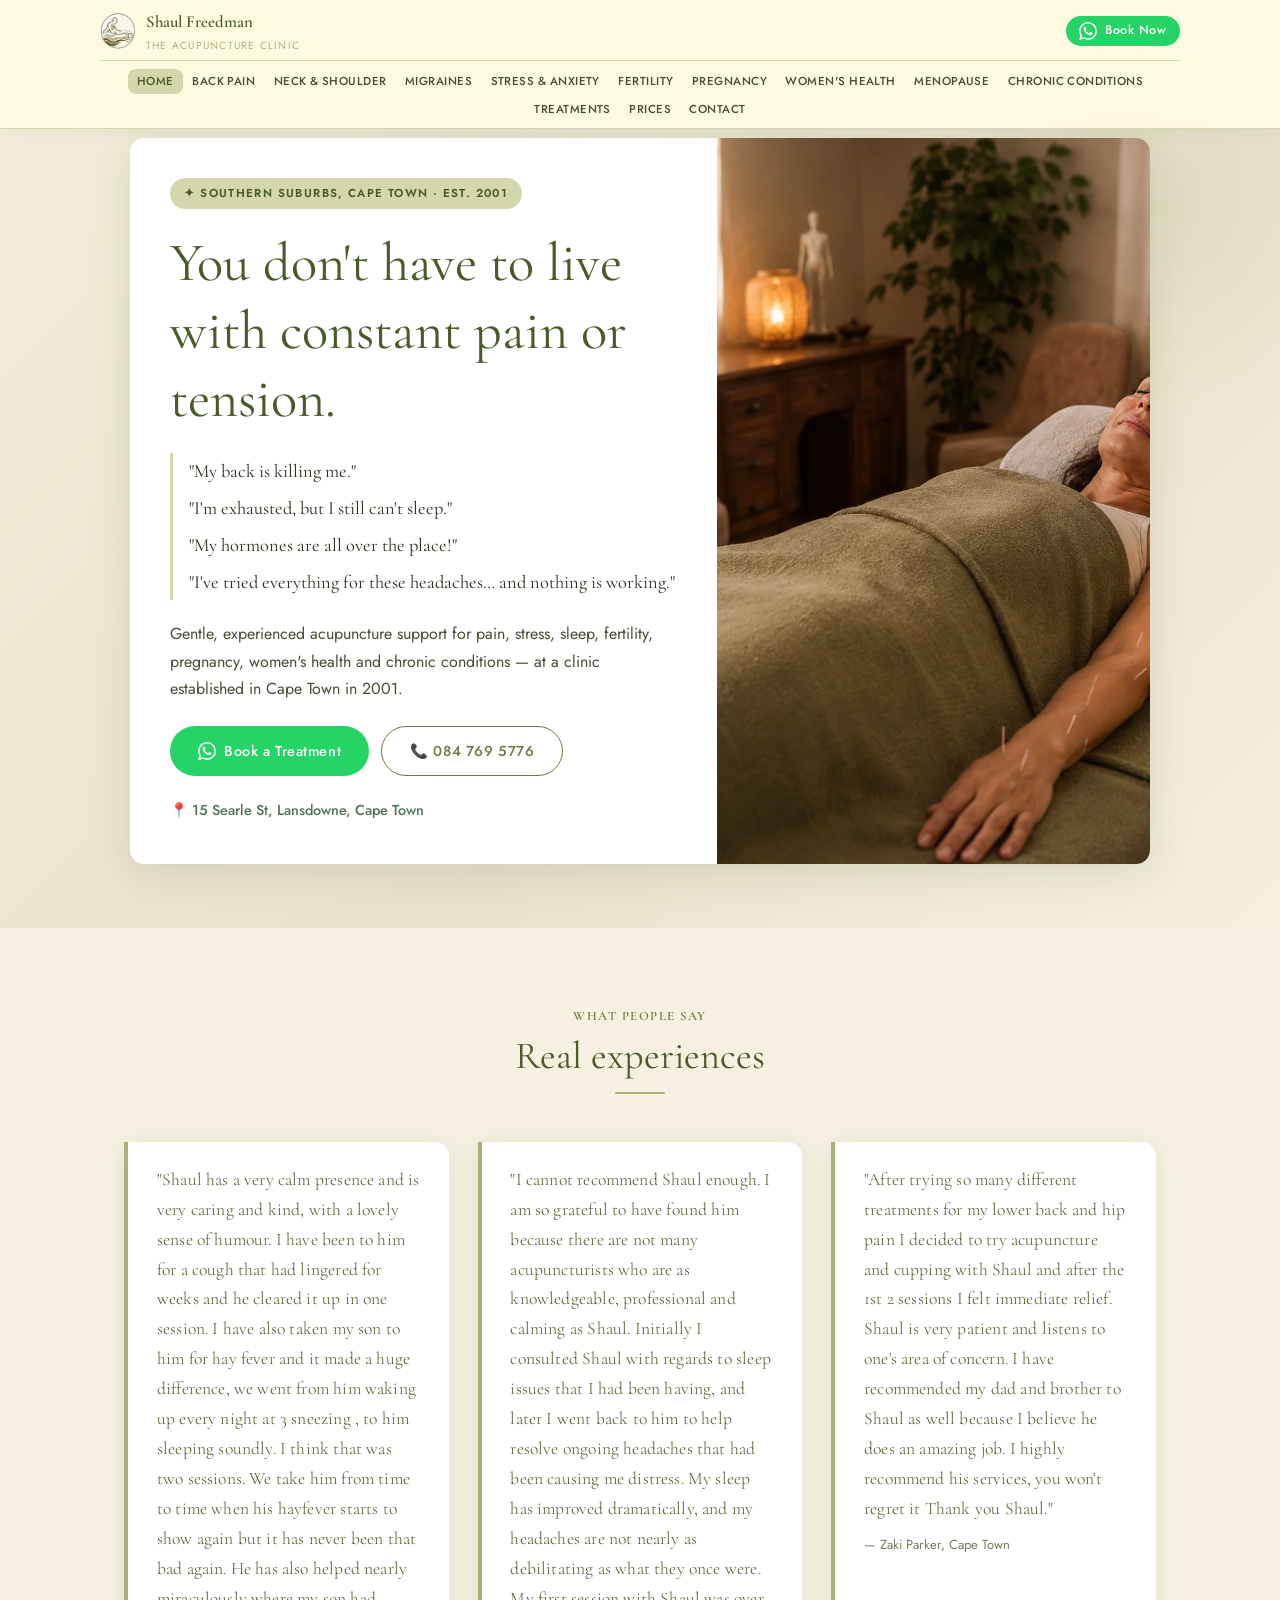
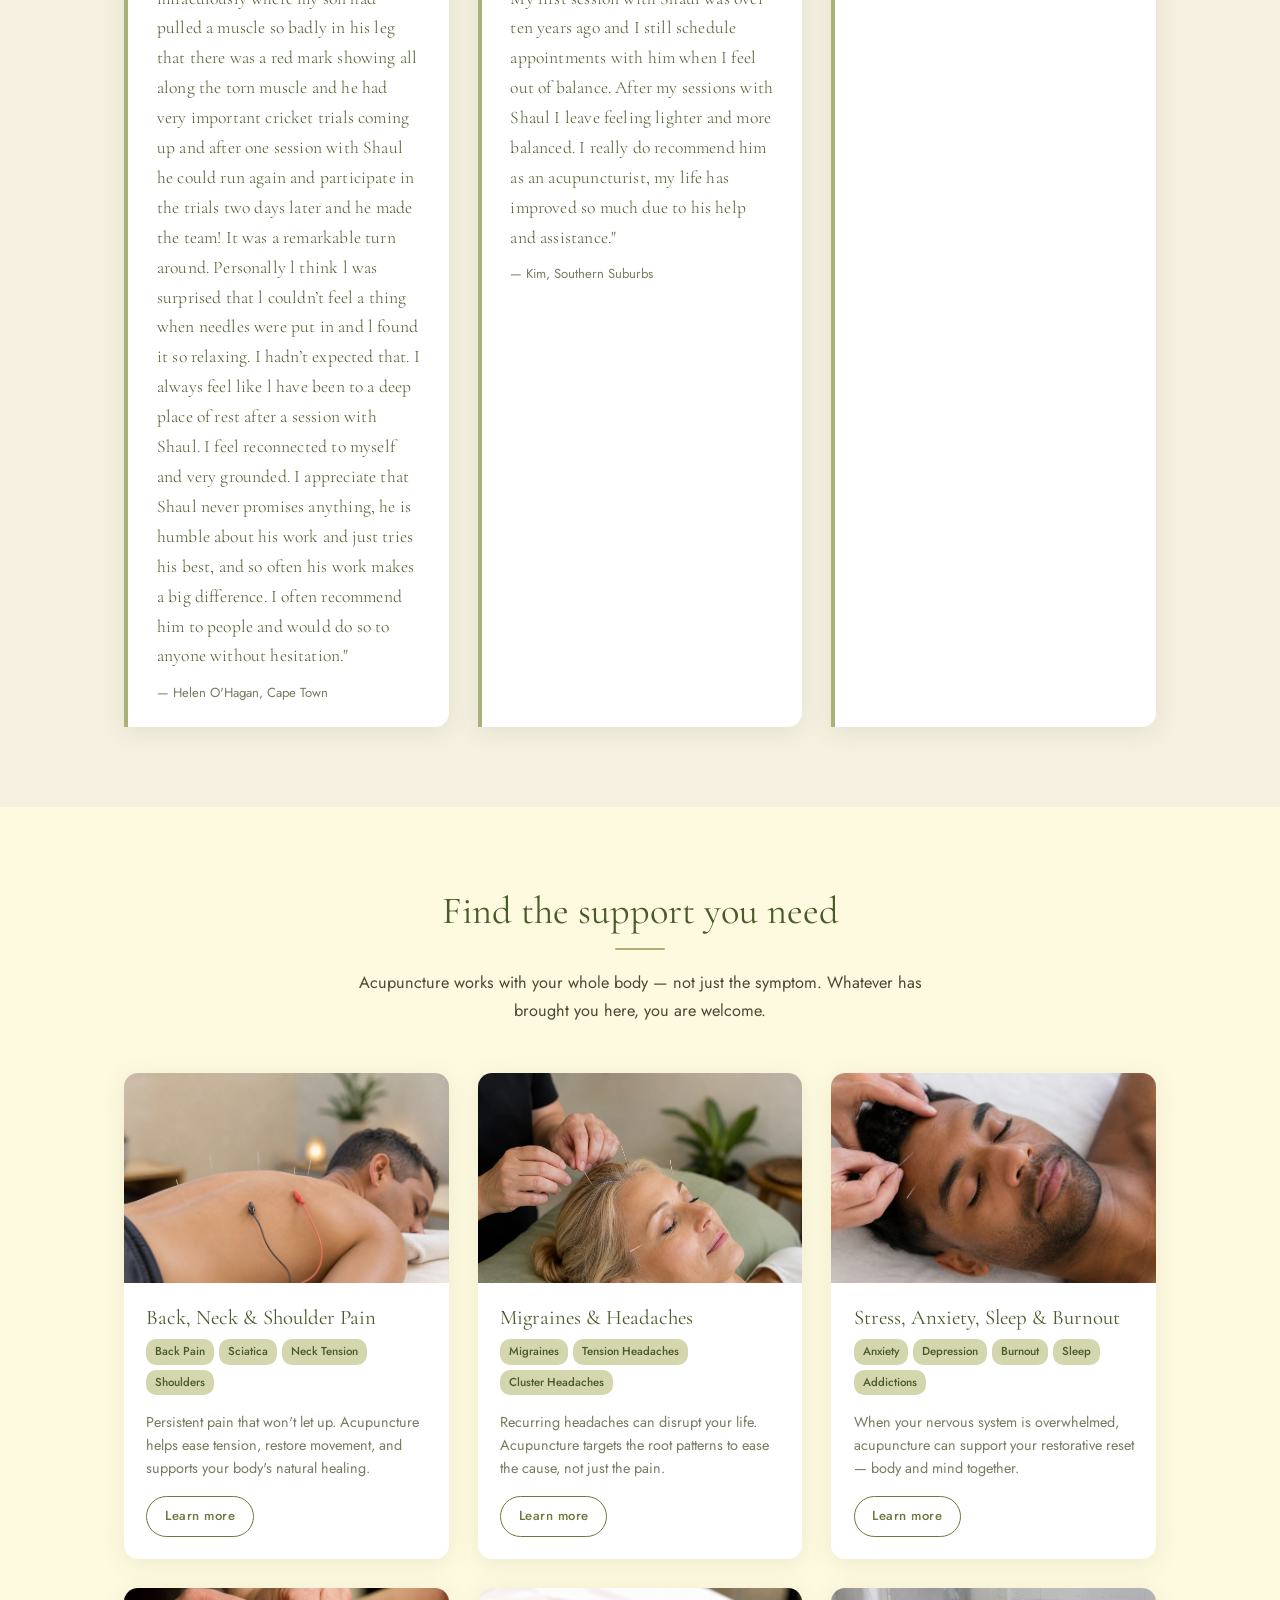
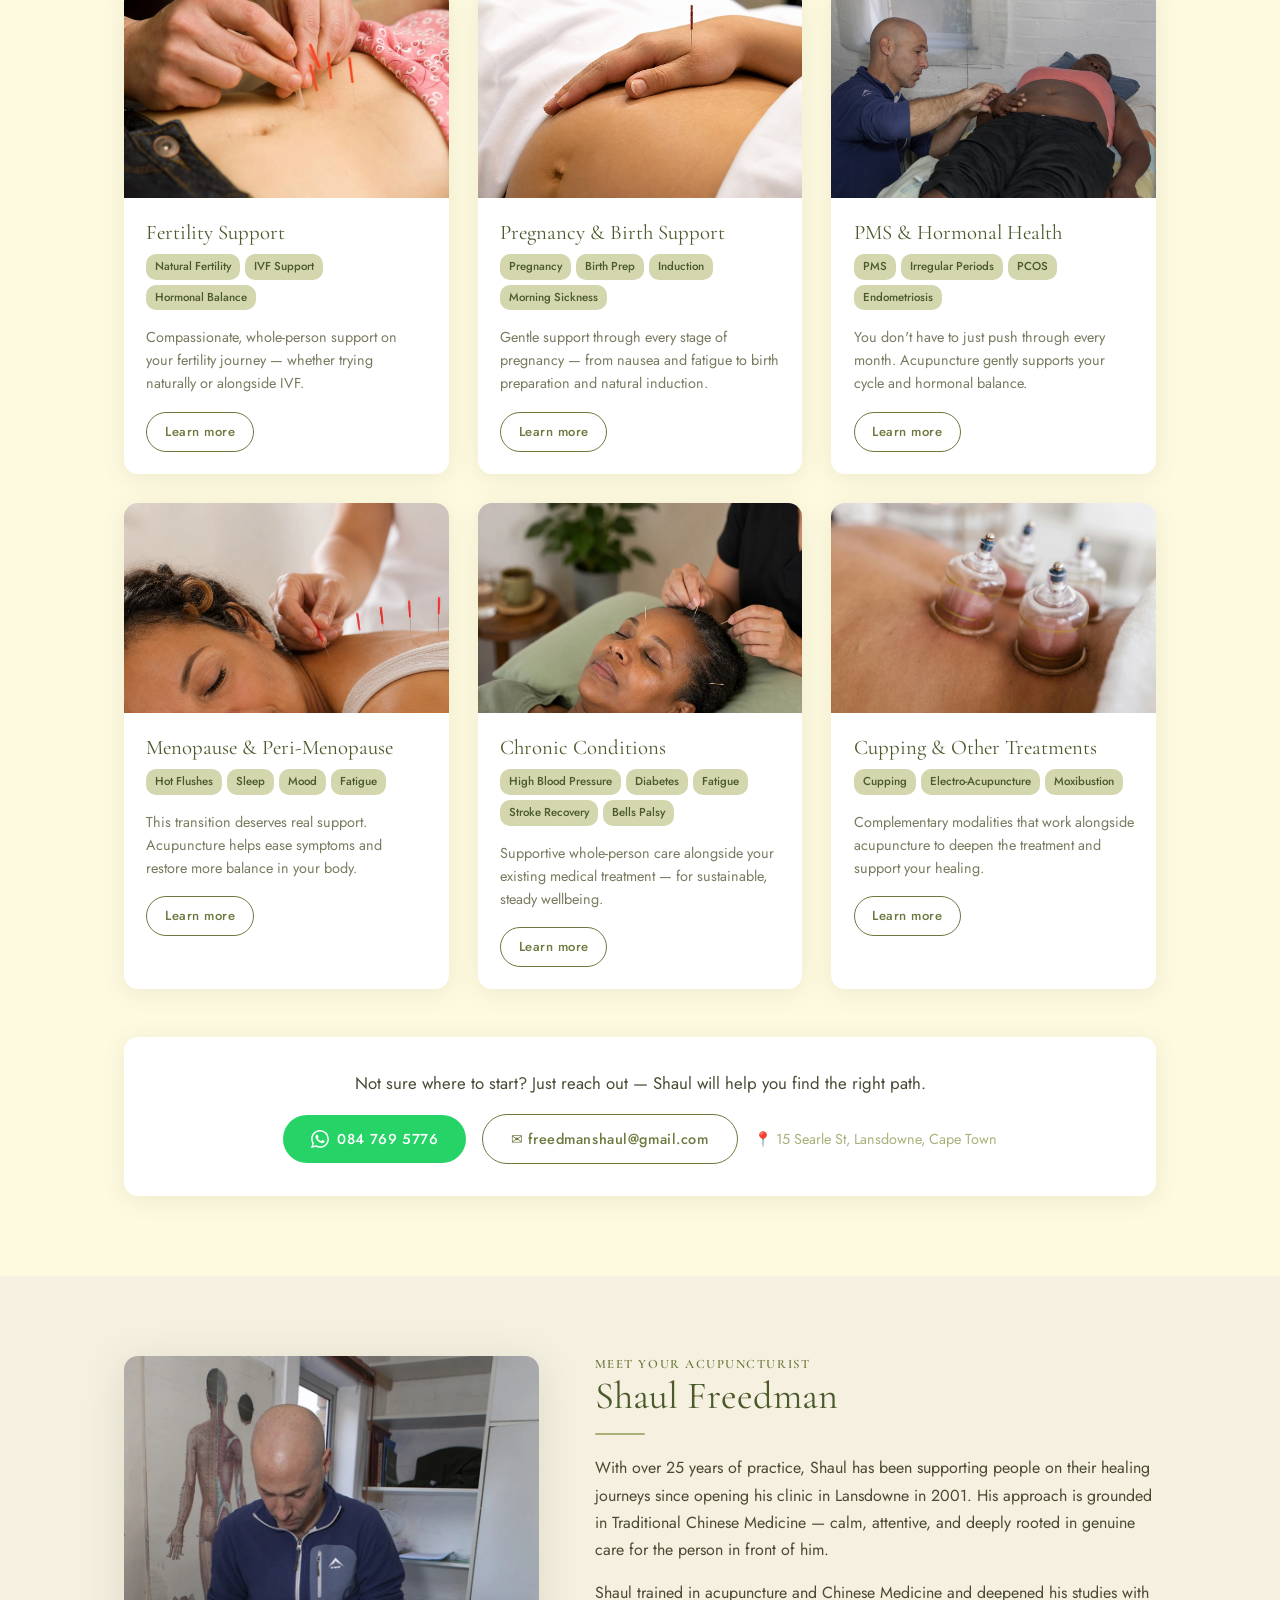
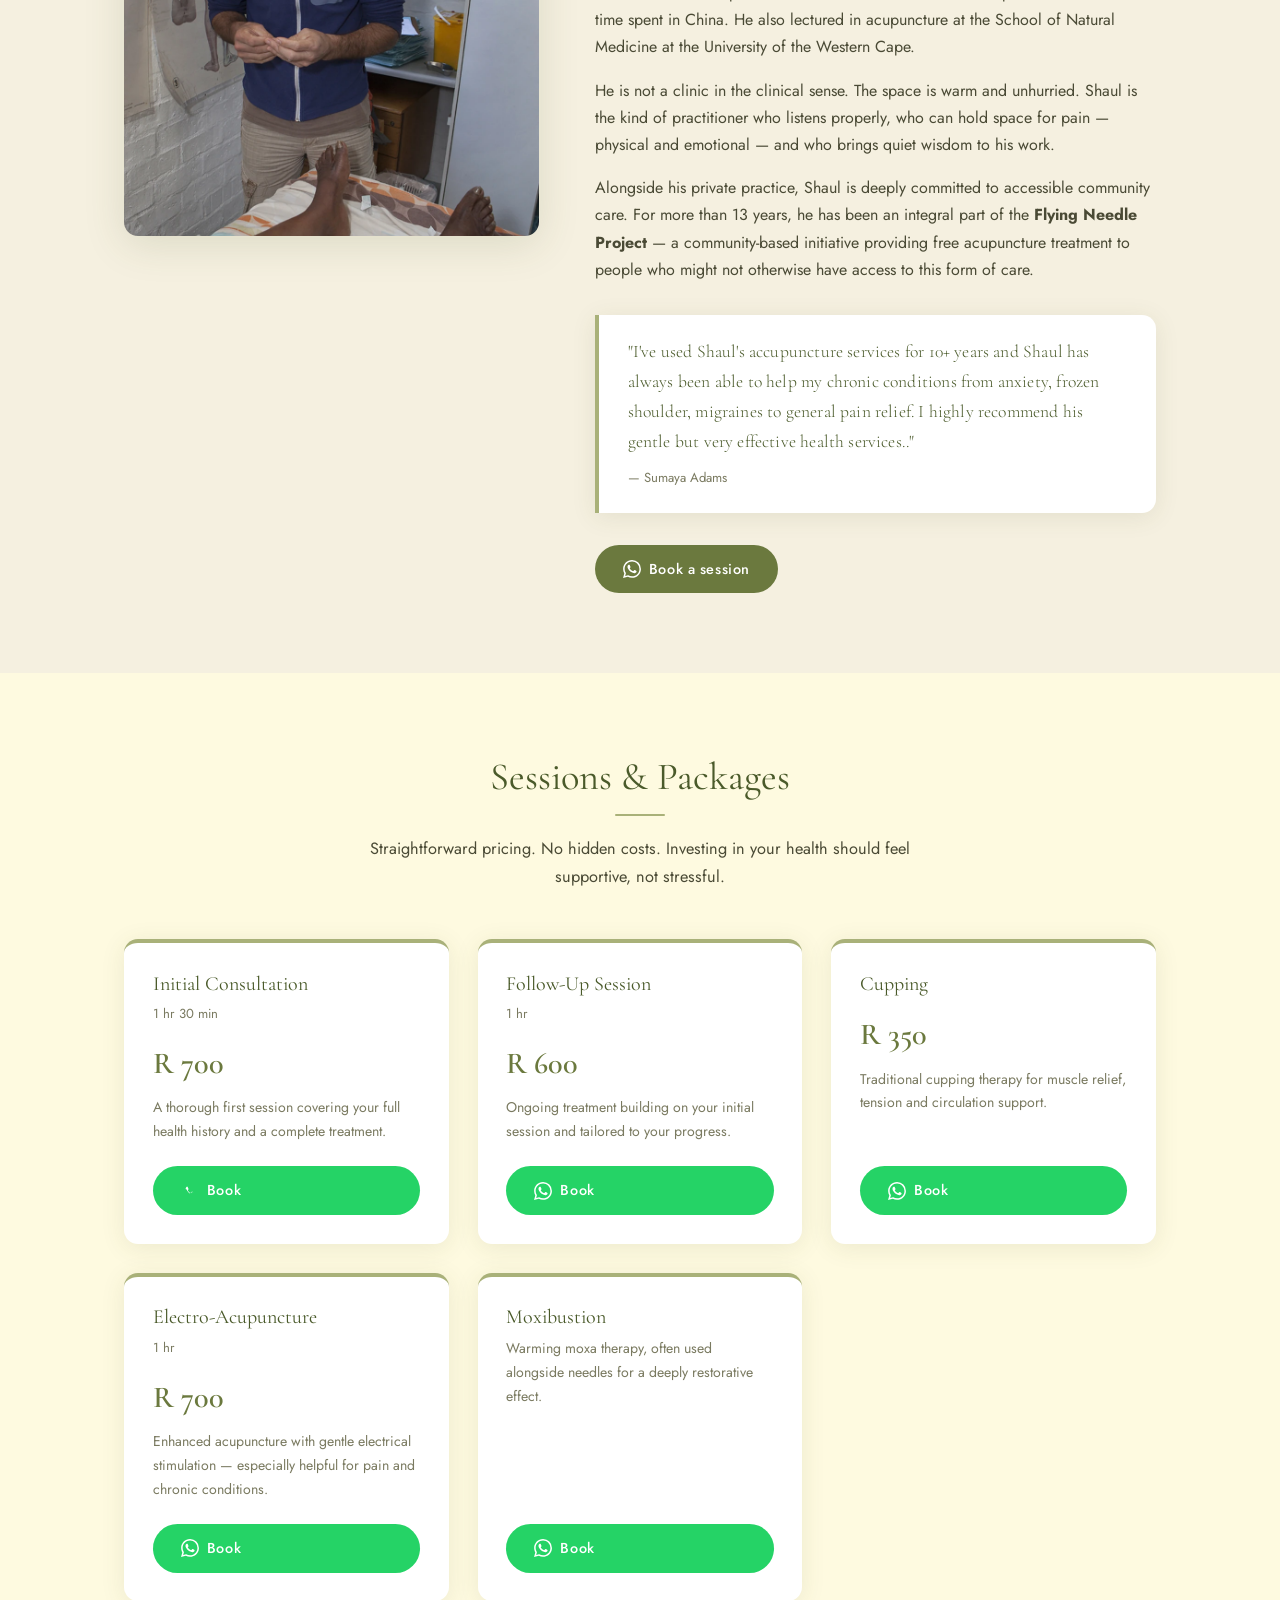
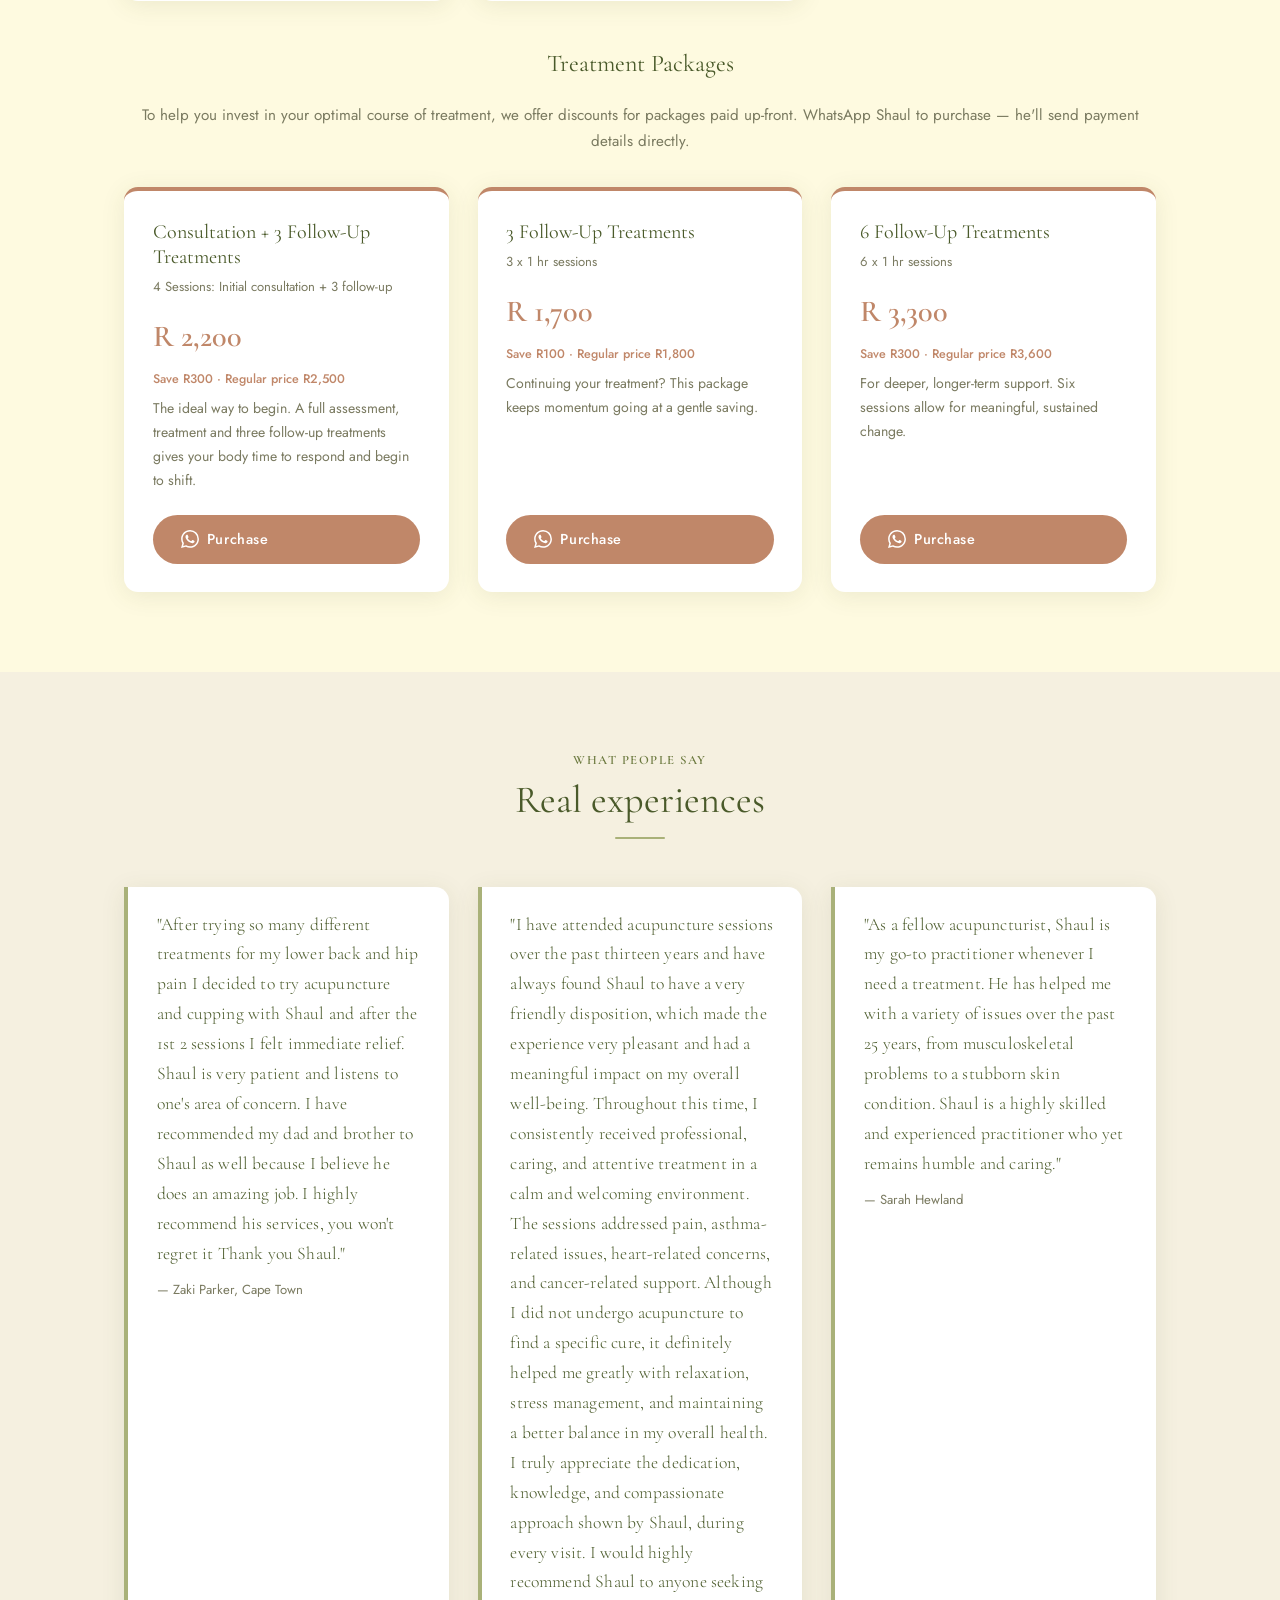
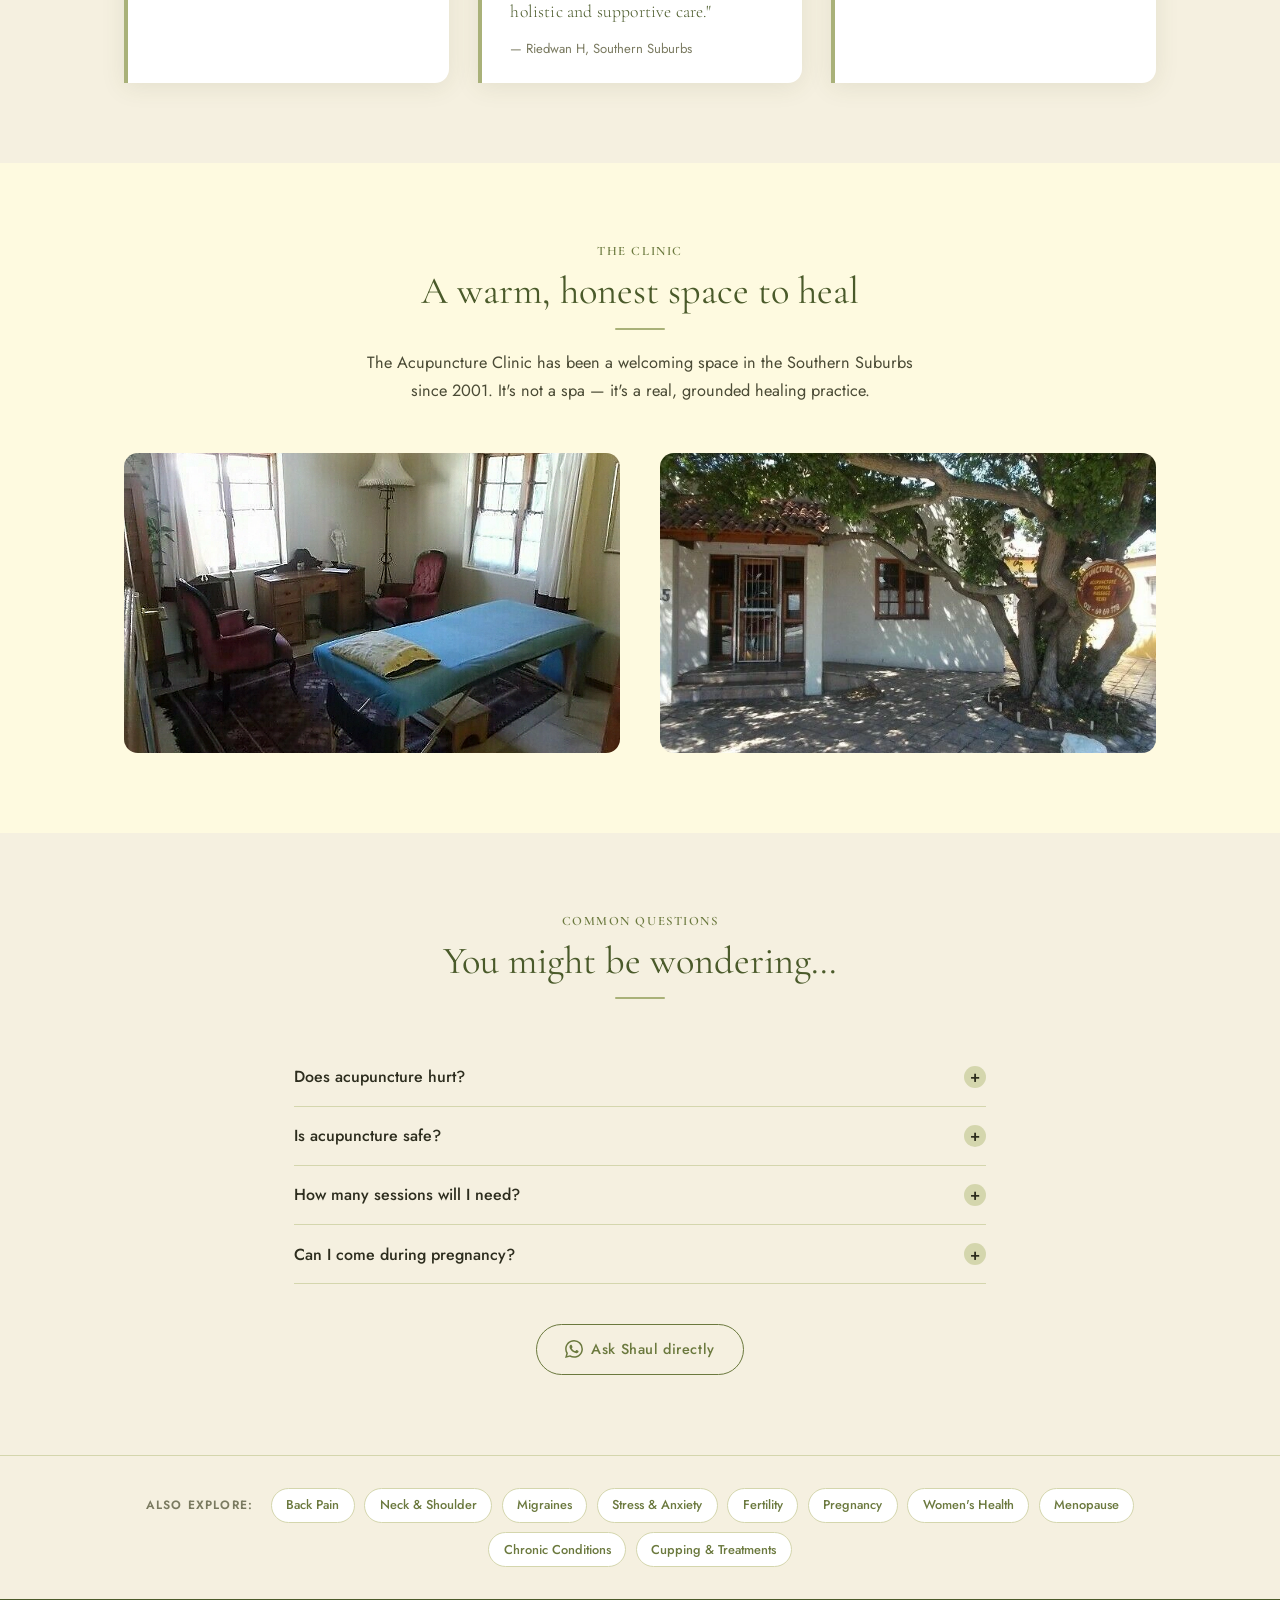
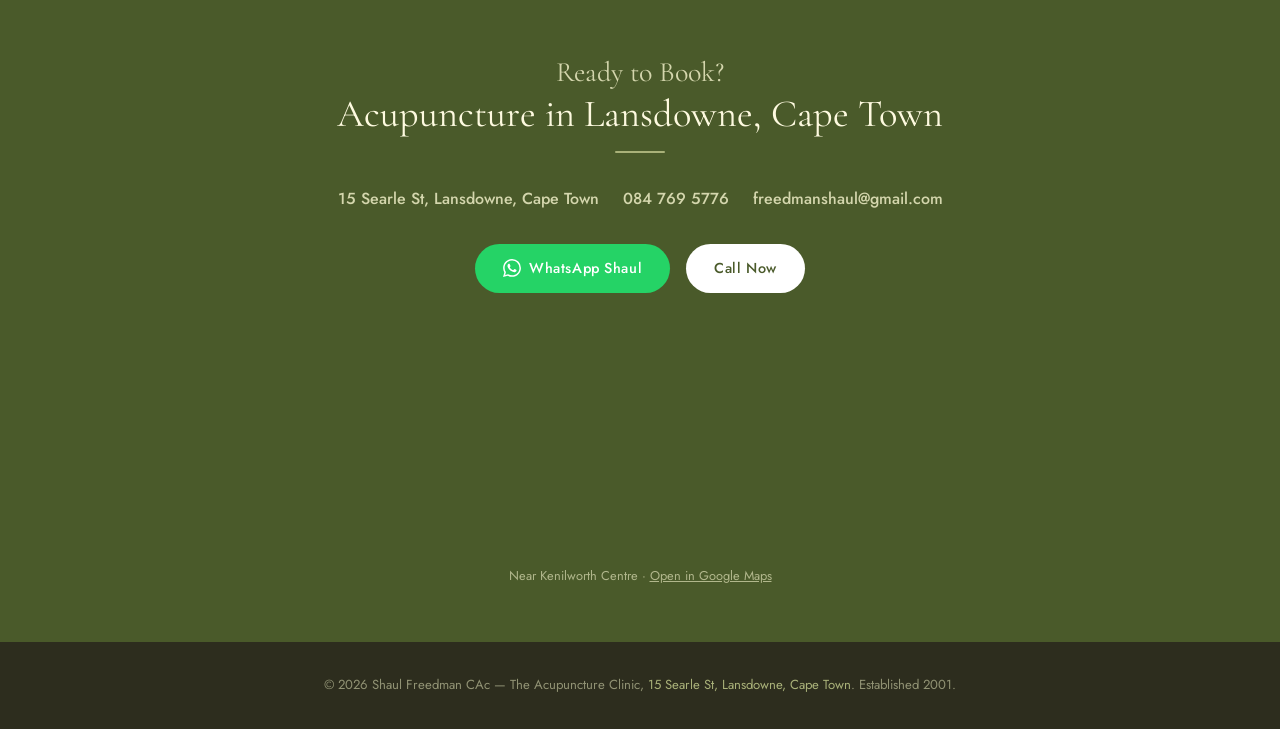
<file: index.html>
<!DOCTYPE html>
<html lang="en">
<head>
<meta charset="UTF-8">
<meta name="viewport" content="width=device-width, initial-scale=1.0">
<title>Acupuncture in Cape Town | Shaul Freedman | Lansdowne</title>
<meta name="description" content="Shaul Freedman offers acupuncture in Lansdowne, Cape Town. 25+ years experience. Pain, fertility, women's health, stress, anxiety and more. Book via WhatsApp: 084 769 5776.">
<meta name="keywords" content="acupuncture cape town, acupuncturist cape town, acupuncture lansdowne, traditional chinese medicine cape town">
<meta name="author" content="Shaul Freedman">
<meta property="og:title" content="Acupuncture in Cape Town | Shaul Freedman | Lansdowne">
<meta property="og:description" content="Shaul Freedman offers acupuncture in Lansdowne, Cape Town. 25+ years experience. Pain, fertility, women's health, stress, anxiety and more. Book via WhatsApp: 084 769 5776.">
<meta property="og:type" content="website">
<meta property="og:url" content="https://acupunctureincapetown.co.za/">
<meta property="og:image" content="https://acupunctureincapetown.co.za/assets/relaxing-acupuncture-clinic-hero.webp">
<meta property="og:image:width" content="1200">
<meta property="og:image:height" content="630">
<link rel="stylesheet" href="style.css">
</head>
<body>

<nav>
  <div class="nav-inner-top">
    <a href="index.html" class="nav-brand">
      <img src="assets/shaul-freedman-acupuncture-logo.webp" alt="Shaul Freedman Acupuncture logo" class="nav-logo">
      <div><span class="nav-brand-name">Shaul Freedman</span><span class="nav-brand-sub">The Acupuncture Clinic</span></div>
    </a>
    <a href="https://wa.me/27847695776?text=Hi%20Shaul%2C%20I%27d%20like%20to%20book%20an%20acupuncture%20treatment." target="_blank" class="btn btn-wa nav-wa" style="font-size:0.78rem;padding:0.35rem 1rem;"><svg class="wa-icon" viewBox="0 0 24 24"><path d="M17.472 14.382c-.297-.149-1.758-.867-2.03-.967-.273-.099-.471-.148-.67.15-.197.297-.767.966-.94 1.164-.173.199-.347.223-.644.075-.297-.15-1.255-.463-2.39-1.475-.883-.788-1.48-1.761-1.653-2.059-.173-.297-.018-.458.13-.606.134-.133.298-.347.446-.52.149-.174.198-.298.298-.497.099-.198.05-.371-.025-.52-.075-.149-.669-1.612-.916-2.207-.242-.579-.487-.5-.669-.51-.173-.008-.371-.01-.57-.01-.198 0-.52.074-.792.372-.272.297-1.04 1.016-1.04 2.479 0 1.462 1.065 2.875 1.213 3.074.149.198 2.096 3.2 5.077 4.487.709.306 1.262.489 1.694.625.712.227 1.36.195 1.871.118.571-.085 1.758-.719 2.006-1.413.248-.694.248-1.289.173-1.413-.074-.124-.272-.198-.57-.347m-5.421 7.403h-.004a9.87 9.87 0 01-5.031-1.378l-.361-.214-3.741.982.998-3.648-.235-.374a9.86 9.86 0 01-1.51-5.26c.001-5.45 4.436-9.884 9.888-9.884 2.64 0 5.122 1.03 6.988 2.898a9.825 9.825 0 012.893 6.994c-.003 5.45-4.437 9.884-9.885 9.884m8.413-18.297A11.815 11.815 0 0012.05 0C5.495 0 .16 5.335.157 11.892c0 2.096.547 4.142 1.588 5.945L.057 24l6.305-1.654a11.882 11.882 0 005.683 1.448h.005c6.554 0 11.89-5.335 11.893-11.893a11.821 11.821 0 00-3.48-8.413Z"/></svg> Book Now</a>
    <button class="hamburger" onclick="toggleMenu()" aria-label="Menu"><span></span><span></span><span></span></button>
  </div>
  <div class="nav-inner-links">
    <ul class="nav-links">
      <li><a href="index.html" class="active">Home</a></li>
      <li><a href="back-pain-acupuncture-cape-town.html">Back Pain</a></li>
      <li><a href="neck-shoulder-pain-acupuncture-cape-town.html">Neck &amp; Shoulder</a></li>
      <li><a href="migraine-headache-acupuncture-cape-town.html">Migraines</a></li>
      <li><a href="stress-anxiety-depression-sleep-acupuncture-cape-town.html">Stress &amp; Anxiety</a></li>
      <li><a href="fertility-acupuncture-cape-town.html">Fertility</a></li>
      <li><a href="pregnancy-acupuncture-cape-town.html">Pregnancy</a></li>
      <li><a href="pms-hormonal-health-acupuncture-cape-town.html">Women's Health</a></li>
      <li><a href="menopause-acupuncture-cape-town.html">Menopause</a></li>
      <li><a href="chronic-conditions-acupuncture-cape-town.html">Chronic Conditions</a></li>
      <li><a href="cupping-electro-acupuncture-cape-town.html">Treatments</a></li>
      <li><a href="#pricing">Prices</a></li>
      <li><a href="#contact">Contact</a></li>
    </ul>
  </div>
</nav>

<div class="mobile-menu" id="mobile-menu">
  <a href="index.html">Home</a>
  <a href="back-pain-acupuncture-cape-town.html">Back Pain</a>
  <a href="neck-shoulder-pain-acupuncture-cape-town.html">Neck &amp; Shoulder</a>
  <a href="migraine-headache-acupuncture-cape-town.html">Migraines</a>
  <a href="stress-anxiety-depression-sleep-acupuncture-cape-town.html">Stress &amp; Anxiety</a>
  <a href="fertility-acupuncture-cape-town.html">Fertility</a>
  <a href="pregnancy-acupuncture-cape-town.html">Pregnancy</a>
  <a href="pms-hormonal-health-acupuncture-cape-town.html">Women's Health</a>
  <a href="menopause-acupuncture-cape-town.html">Menopause</a>
  <a href="chronic-conditions-acupuncture-cape-town.html">Chronic Conditions</a>
  <a href="cupping-electro-acupuncture-cape-town.html">Treatments</a>
  <a href="#pricing">Prices</a>
  <a href="#contact">Contact</a>
  <a href="https://wa.me/27847695776?text=Hi%20Shaul%2C%20I%27d%20like%20to%20book%20an%20acupuncture%20treatment." target="_blank" style="color:#25D366;font-weight:600;">WhatsApp Shaul</a>
</div>

<div class="page-wrap">

<!-- HERO -->
<section class="hero-section" style="background:linear-gradient(135deg,#f2edd8 0%,#e8e2cc 60%,#f5f0de 100%);padding:3rem 0 4rem;position:relative;overflow:hidden;">
  <div style="position:absolute;top:-80px;right:-80px;width:400px;height:400px;background:radial-gradient(circle,rgba(169,177,121,0.15) 0%,transparent 70%);border-radius:50%;pointer-events:none;"></div>
  <div class="container">

    <!-- WHITE CARD -->
    <div style="background:white;border-radius:var(--radius);box-shadow:var(--shadow-lg);overflow:hidden;max-width:1020px;margin:0 auto;">

      <!-- MOBILE ONLY: hero image + dark green band -->
      <div class="hero-mobile-image">
        <img
          src="assets/relaxing-acupuncture-clinic-hero.webp"
          alt="Woman relaxing during acupuncture treatment at Shaul Freedman's clinic in Cape Town"
          style="width:100%;height:240px;object-fit:cover;object-position:center 30%;display:block;">
        <div style="background:var(--dark-green);padding:0.75rem 1.5rem;">
          <p style="color:var(--pale-green);font-size:0.78rem;font-weight:600;letter-spacing:0.13em;text-transform:uppercase;margin:0;">✦ Acupuncture Clinic · Cape Town · Est. 2001</p>
        </div>
      </div>

      <!-- MAIN GRID: text left, image right -->
      <div class="grid-2-1" style="align-items:stretch;gap:0;">

        <!-- TEXT COLUMN -->
        <div style="padding:2.5rem;">

          <!-- Desktop only badge -->
          <div class="hero-desktop-badge" style="display:inline-flex;align-items:center;gap:6px;background:var(--pale-green);color:var(--dark-green);font-size:0.72rem;font-weight:600;letter-spacing:0.12em;text-transform:uppercase;padding:0.35rem 0.9rem;border-radius:20px;margin-bottom:1.25rem;">✦ Southern Suburbs, Cape Town · Est. 2001</div>

          <h1 style="font-weight:400;color:var(--dark-green);margin-bottom:1.25rem;">You don't have to live with constant pain or tension.</h1>

          <!-- Quotes: left border on both mobile and desktop -->
          <div style="font-family:'Cormorant Garamond',serif;font-style:normal;font-size:clamp(0.95rem,2vw,1.15rem);color:var(--text-dark);line-height:2;margin-bottom:1.25rem;border-left:3px solid var(--pale-green);padding-left:1rem;">
            <span style="display:block;">"My back is killing me."</span>
            <span style="display:block;">"I'm exhausted, but I still can't sleep."</span>
            <span style="display:block;">"My hormones are all over the place!"</span>
            <span style="display:block;">"I've tried everything for these headaches… and nothing is working."</span>
          </div>

          <p style="font-size:1rem;color:var(--text-mid);margin-bottom:1.5rem;font-weight:400;">Gentle, experienced acupuncture support for pain, stress, sleep, fertility, pregnancy, women's health and chronic conditions — at a clinic established in Cape Town in 2001.</p>

          <div class="hero-btns" style="display:flex;flex-wrap:wrap;gap:0.75rem;margin-bottom:1.25rem;">
            <a href="https://wa.me/27847695776?text=Hi%20Shaul%2C%20I%27d%20like%20to%20book%20an%20acupuncture%20treatment." target="_blank" class="btn btn-wa"><svg class="wa-icon" viewBox="0 0 24 24"><path d="M17.472 14.382c-.297-.149-1.758-.867-2.03-.967-.273-.099-.471-.148-.67.15-.197.297-.767.966-.94 1.164-.173.199-.347.223-.644.075-.297-.15-1.255-.463-2.39-1.475-.883-.788-1.48-1.761-1.653-2.059-.173-.297-.018-.458.13-.606.134-.133.298-.347.446-.52.149-.174.198-.298.298-.497.099-.198.05-.371-.025-.52-.075-.149-.669-1.612-.916-2.207-.242-.579-.487-.5-.669-.51-.173-.008-.371-.01-.57-.01-.198 0-.52.074-.792.372-.272.297-1.04 1.016-1.04 2.479 0 1.462 1.065 2.875 1.213 3.074.149.198 2.096 3.2 5.077 4.487.709.306 1.262.489 1.694.625.712.227 1.36.195 1.871.118.571-.085 1.758-.719 2.006-1.413.248-.694.248-1.289.173-1.413-.074-.124-.272-.198-.57-.347m-5.421 7.403h-.004a9.87 9.87 0 01-5.031-1.378l-.361-.214-3.741.982.998-3.648-.235-.374a9.86 9.86 0 01-1.51-5.26c.001-5.45 4.436-9.884 9.888-9.884 2.64 0 5.122 1.03 6.988 2.898a9.825 9.825 0 012.893 6.994c-.003 5.45-4.437 9.884-9.885 9.884m8.413-18.297A11.815 11.815 0 0012.05 0C5.495 0 .16 5.335.157 11.892c0 2.096.547 4.142 1.588 5.945L.057 24l6.305-1.654a11.882 11.882 0 005.683 1.448h.005c6.554 0 11.89-5.335 11.893-11.893a11.821 11.821 0 00-3.48-8.413Z"/></svg> Book a Treatment</a>
            <a href="tel:+27847695776" class="btn btn-outline">📞 084 769 5776</a>
          </div>

          <a href="https://www.google.com/maps/search/?api=1&query=15+Searle+St,+Lansdowne,+Cape+Town" target="_blank" rel="noopener noreferrer" style="color:#4E7358;text-decoration:none;font-weight:500;font-size:0.9rem;">
            📍 15 Searle St, Lansdowne, Cape Town
          </a>
        </div>
        
        <!-- DESKTOP IMAGE COLUMN -->
        <div class="hero-desktop-image" style="min-height:480px;position:relative;overflow:hidden;">
          <img
            src="assets/relaxing-acupuncture-clinic-hero.webp"
            alt="Woman relaxing during acupuncture treatment at Shaul Freedman's clinic in Cape Town"
            style="width:100%;height:100%;object-fit:cover;object-position:center 30%;display:block;border-radius:0;">
        </div>

      </div>
    </div>
    <!-- END WHITE CARD -->

  </div>
</section>
  
<!-- TESTIMONIALS -->
<section class="section section-alt">
  <div class="container">
    <div class="section-header">
      <h4>What People Say</h4>
      <h2>Real experiences</h2>
      <div class="divider"></div>
    </div>
    <div class="grid-3">
      <div class="testimonial" style="margin:0;">
        <p>"Shaul has a very calm presence and is very caring and kind, with a lovely sense of humour. 
I have been to him for a cough that had lingered for weeks and he cleared it up in one session. 
I have also taken my son to him for hay fever and it made a huge difference, we went from him waking up every night at 3 sneezing , to him sleeping soundly. I think that was two sessions. We take him from time to time when his hayfever starts to show again but it has never been that bad again.
He has also helped nearly miraculously where my son had pulled a muscle so badly in his leg that there was a red mark showing all along the torn muscle and he had very important cricket trials coming up and after one session with Shaul he could run again and participate in the trials two days later and he made the team! 
It was a remarkable turn around. 
Personally l think l was surprised that l couldn’t feel a thing when needles were put in and l found it so relaxing. I hadn’t expected that. 
I always feel like l have been to a deep place of rest after a session with Shaul. I feel reconnected to myself and very grounded. 
I appreciate that Shaul never promises anything, he is humble about his work and just tries his best, and so often his work makes a big difference. 
I often recommend him to people and would do so to anyone without hesitation."</p>
        <cite>— Helen O'Hagan, Cape Town</cite>
      </div>
      <div class="testimonial" style="margin:0;">
        <p>"I cannot recommend Shaul enough. I am so grateful to have found him because there are not many acupuncturists who are as knowledgeable, professional and calming as Shaul.
Initially I consulted Shaul with regards to sleep issues that I had been having, and later I went back to him to help resolve ongoing headaches that had been causing me distress. My sleep has improved dramatically, and my headaches are not nearly as debilitating as what they once were.
My first session with Shaul was over ten years ago and I still schedule appointments with him when I feel out of balance.
After my sessions with Shaul I leave feeling lighter and more balanced. I really do recommend him as an acupuncturist, my life has improved so much due to his help and assistance."</p>
        <cite>— Kim, Southern Suburbs</cite>
      </div>
      <div class="testimonial" style="margin:0;">
        <p>"After trying so many different treatments for my lower back and hip pain I decided to try acupuncture and cupping with Shaul and after the 1st 2 sessions I felt immediate relief. Shaul is very patient and listens to one's area of concern. I have recommended my dad and brother to Shaul as well because I believe he does an amazing job. I highly recommend his services, you won't regret it Thank you Shaul."</p>
        <cite>— Zaki Parker, Cape Town</cite>
      </div>
    </div>
  </div>
</section>     


<!-- WHAT CAN WE HELP WITH -->
<section class="section">
  <div class="container">
    <div class="section-header">
      <h2>Find the support you need</h2>
      <div class="divider"></div>
      <p>Acupuncture works with your whole body — not just the symptom. Whatever has brought you here, you are welcome.</p>
    </div>
    <div class="grid-3">
      <div class="card">
        <img src="assets/acupuncture-treatment-cape-town.webp" alt="Acupuncture for back pain relief in Cape Town" class="card-img">
        <div class="card-body">
          <h3>Back, Neck &amp; Shoulder Pain</h3>
          <div class="card-tags"><span class="tag">Back Pain</span><span class="tag">Sciatica</span><span class="tag">Neck Tension</span><span class="tag">Shoulders</span></div>
          <p>Persistent pain that won't let up. Acupuncture helps ease tension, restore movement, and supports your body's natural healing.</p>
          <a href="back-pain-acupuncture-cape-town.html" class="btn btn-outline" style="font-size:0.82rem;padding:0.5rem 1.1rem;">Learn more</a>
        </div>
      </div>
      <div class="card">
        <img src="assets/acupuncture-migraine-relief-cape-town.webp" alt="Acupuncture for migraines and headaches in Cape Town" class="card-img">
        <div class="card-body">
          <h3>Migraines &amp; Headaches</h3>
          <div class="card-tags"><span class="tag">Migraines</span><span class="tag">Tension Headaches</span><span class="tag">Cluster Headaches</span></div>
          <p>Recurring headaches can disrupt your life. Acupuncture targets the root patterns to ease the cause, not just the pain.</p>
          <a href="migraine-headache-acupuncture-cape-town.html" class="btn btn-outline" style="font-size:0.82rem;padding:0.5rem 1.1rem;">Learn more</a>
        </div>
      </div>
      <div class="card">
        <img src="assets/acupuncture-stress-cape-town.webp" alt="Acupuncture for stress, anxiety and depression in Cape Town" class="card-img">
        <div class="card-body">
          <h3>Stress, Anxiety, Sleep &amp; Burnout</h3>
          <div class="card-tags"><span class="tag">Anxiety</span><span class="tag">Depression</span><span class="tag">Burnout</span><span class="tag">Sleep</span><span class="tag">Addictions</span></div>
          <p>When your nervous system is overwhelmed, acupuncture can support your restorative reset — body and mind together.</p>
          <a href="stress-anxiety-depression-sleep-acupuncture-cape-town.html" class="btn btn-outline" style="font-size:0.82rem;padding:0.5rem 1.1rem;">Learn more</a>
        </div>
      </div>
      <div class="card">
        <img src="assets/fertility-acupuncture-cape-town.webp" alt="Fertility acupuncture and IVF support in Cape Town" class="card-img">
        <div class="card-body">
          <h3>Fertility Support</h3>
          <div class="card-tags"><span class="tag">Natural Fertility</span><span class="tag">IVF Support</span><span class="tag">Hormonal Balance</span></div>
          <p>Compassionate, whole-person support on your fertility journey — whether trying naturally or alongside IVF.</p>
          <a href="fertility-acupuncture-cape-town.html" class="btn btn-outline" style="font-size:0.82rem;padding:0.5rem 1.1rem;">Learn more</a>
        </div>
      </div>
      <div class="card">
        <img src="assets/pregnancy-acupuncture-cape-town.webp" alt="Pregnancy acupuncture and birth support in Cape Town" class="card-img">
        <div class="card-body">
          <h3>Pregnancy &amp; Birth Support</h3>
          <div class="card-tags"><span class="tag">Pregnancy</span><span class="tag">Birth Prep</span><span class="tag">Induction</span><span class="tag">Morning Sickness</span></div>
          <p>Gentle support through every stage of pregnancy — from nausea and fatigue to birth preparation and natural induction.</p>
          <a href="pregnancy-acupuncture-cape-town.html" class="btn btn-outline" style="font-size:0.82rem;padding:0.5rem 1.1rem;">Learn more</a>
        </div>
      </div>
      <div class="card">
        <img src="assets/womens-health-acupuncture-cape-town.webp" alt="Women's health acupuncture for PMS and hormonal balance in Cape Town" class="card-img">
        <div class="card-body">
          <h3>PMS &amp; Hormonal Health</h3>
          <div class="card-tags"><span class="tag">PMS</span><span class="tag">Irregular Periods</span><span class="tag">PCOS</span><span class="tag">Endometriosis</span></div>
          <p>You don't have to just push through every month. Acupuncture gently supports your cycle and hormonal balance.</p>
          <a href="pms-hormonal-health-acupuncture-cape-town.html" class="btn btn-outline" style="font-size:0.82rem;padding:0.5rem 1.1rem;">Learn more</a>
        </div>
      </div>
      <div class="card">
        <img src="assets/stress-relief-acupuncture-cape-town.webp" alt="Menopause acupuncture support in Cape Town" class="card-img">
        <div class="card-body">
          <h3>Menopause &amp; Peri-Menopause</h3>
          <div class="card-tags"><span class="tag">Hot Flushes</span><span class="tag">Sleep</span><span class="tag">Mood</span><span class="tag">Fatigue</span></div>
          <p>This transition deserves real support. Acupuncture helps ease symptoms and restore more balance in your body.</p>
          <a href="menopause-acupuncture-cape-town.html" class="btn btn-outline" style="font-size:0.82rem;padding:0.5rem 1.1rem;">Learn more</a>
        </div>
      </div>
      <div class="card">
        <img src="assets/chronic-conditions-acupuncture-cape-town1.webp" alt="Acupuncture for chronic conditions including diabetes and high blood pressure in Cape Town" class="card-img">
        <div class="card-body">
          <h3>Chronic Conditions</h3>
          <div class="card-tags"><span class="tag">High Blood Pressure</span><span class="tag">Diabetes</span><span class="tag">Fatigue</span><span class="tag">Stroke Recovery</span><span class="tag">Bells Palsy</span></div>
          <p>Supportive whole-person care alongside your existing medical treatment — for sustainable, steady wellbeing.</p>
          <a href="chronic-conditions-acupuncture-cape-town.html" class="btn btn-outline" style="font-size:0.82rem;padding:0.5rem 1.1rem;">Learn more</a>
        </div>
      </div>
      <div class="card">
        <img src="assets/cupping-therapy-acupuncture-cape-town.webp" alt="Cupping therapy and electro-acupuncture in Cape Town" class="card-img">
        <div class="card-body">
          <h3>Cupping &amp; Other Treatments</h3>
          <div class="card-tags"><span class="tag">Cupping</span><span class="tag">Electro-Acupuncture</span><span class="tag">Moxibustion</span></div>
          <p>Complementary modalities that work alongside acupuncture to deepen the treatment and support your healing.</p>
          <a href="cupping-electro-acupuncture-cape-town.html" class="btn btn-outline" style="font-size:0.82rem;padding:0.5rem 1.1rem;">Learn more</a>
        </div>
      </div>
    </div>

    <!-- Contact strip below cards -->
    <div style="text-align:center;margin-top:3rem;padding:2rem;background:var(--white);border-radius:var(--radius);box-shadow:var(--shadow);">
      <p style="margin-bottom:1rem;font-size:1.05rem;color:var(--text-mid);">Not sure where to start? Just reach out — Shaul will help you find the right path.</p>
      <div style="display:flex;flex-wrap:wrap;gap:1rem;justify-content:center;align-items:center;">
        <a href="https://wa.me/27847695776?text=Hi%20Shaul%2C%20I%20am%20interested%20in%20booking%20an%20acupuncture%20treatment%20for%E2%80%A6" target="_blank" class="btn btn-wa">
          <svg class="wa-icon" viewBox="0 0 24 24"><path d="M17.472 14.382c-.297-.149-1.758-.867-2.03-.967-.273-.099-.471-.148-.67.15-.197.297-.767.966-.94 1.164-.173.199-.347.223-.644.075-.297-.15-1.255-.463-2.39-1.475-.883-.788-1.48-1.761-1.653-2.059-.173-.297-.018-.458.13-.606.134-.133.298-.347.446-.52.149-.174.198-.298.298-.497.099-.198.05-.371-.025-.52-.075-.149-.669-1.612-.916-2.207-.242-.579-.487-.5-.669-.51-.173-.008-.371-.01-.57-.01-.198 0-.52.074-.792.372-.272.297-1.04 1.016-1.04 2.479 0 1.462 1.065 2.875 1.213 3.074.149.198 2.096 3.2 5.077 4.487.709.306 1.262.489 1.694.625.712.227 1.36.195 1.871.118.571-.085 1.758-.719 2.006-1.413.248-.694.248-1.289.173-1.413-.074-.124-.272-.198-.57-.347m-5.421 7.403h-.004a9.87 9.87 0 01-5.031-1.378l-.361-.214-3.741.982.998-3.648-.235-.374a9.86 9.86 0 01-1.51-5.26c.001-5.45 4.436-9.884 9.888-9.884 2.64 0 5.122 1.03 6.988 2.898a9.825 9.825 0 012.893 6.994c-.003 5.45-4.437 9.884-9.885 9.884m8.413-18.297A11.815 11.815 0 0012.05 0C5.495 0 .16 5.335.157 11.892c0 2.096.547 4.142 1.588 5.945L.057 24l6.305-1.654a11.882 11.882 0 005.683 1.448h.005c6.554 0 11.89-5.335 11.893-11.893a11.821 11.821 0 00-3.48-8.413Z"/></svg>
          084 769 5776
        </a>
        <a href="mailto:freedmanshaul@gmail.com" class="btn btn-outline">✉ freedmanshaul@gmail.com</a>
        <a href="https://www.google.com/maps/search/15+Searle+St+Lansdowne+Cape+Town" target="_blank" rel="noopener" style="font-size:0.9rem;color:var(--light-green);">📍 15 Searle St, Lansdowne, Cape Town</a>
      </div>
    </div>

  </div>
</section>

<!-- MEET SHAUL -->
<section class="section section-alt">
  <div class="container">
    <div class="grid-1-2" style="align-items:start;gap:3.5rem;">
      <div>
        <img src="assets/shaul-profile-picture-2.webp" alt="Shaul Freedman, acupuncturist at his clinic in Lansdowne Cape Town" style="width:100%;max-height:480px;object-fit:cover;object-position:top;border-radius:var(--radius);box-shadow:var(--shadow-lg);">
      </div>
      <div>
        <h4>Meet Your Acupuncturist</h4>
        <h2 style="margin-bottom:0.5rem;">Shaul Freedman</h2>
        <div class="divider divider-left"></div>
        <p>With over 25 years of practice, Shaul has been supporting people on their healing journeys since opening his clinic in Lansdowne in 2001. His approach is grounded in Traditional Chinese Medicine — calm, attentive, and deeply rooted in genuine care for the person in front of him.</p>
        <p>Shaul trained in acupuncture and Chinese Medicine and deepened his studies with time spent in China. He also lectured in acupuncture at the School of Natural Medicine at the University of the Western Cape.</p>
        <p>He is not a clinic in the clinical sense. The space is warm and unhurried. Shaul is the kind of practitioner who listens properly, who can hold space for pain — physical and emotional — and who brings quiet wisdom to his work.</p>
        <p>Alongside his private practice, Shaul is deeply committed to accessible community care. For more than 13 years, he has been an integral part of the <strong>Flying Needle Project</strong> — a community-based initiative providing free acupuncture treatment to people who might not otherwise have access to this form of care.</p>
        <div class="testimonial">
          <p>"I've used Shaul's accupuncture services for 10+ years and Shaul has always been able to help my chronic conditions from anxiety, frozen shoulder, migraines to general pain relief. I highly recommend his gentle but very effective health services.."</p>
          <cite>— Sumaya Adams</cite>
        </div>
        <a href="https://wa.me/27847695776?text=Hi%20Shaul%2C%20I%27d%20like%20to%20find%20out%20more%20about%20booking%20a%20treatment%20with%20you." target="_blank" class="btn btn-primary"><svg class="wa-icon" viewBox="0 0 24 24"><path d="M17.472 14.382c-.297-.149-1.758-.867-2.03-.967-.273-.099-.471-.148-.67.15-.197.297-.767.966-.94 1.164-.173.199-.347.223-.644.075-.297-.15-1.255-.463-2.39-1.475-.883-.788-1.48-1.761-1.653-2.059-.173-.297-.018-.458.13-.606.134-.133.298-.347.446-.52.149-.174.198-.298.298-.497.099-.198.05-.371-.025-.52-.075-.149-.669-1.612-.916-2.207-.242-.579-.487-.5-.669-.51-.173-.008-.371-.01-.57-.01-.198 0-.52.074-.792.372-.272.297-1.04 1.016-1.04 2.479 0 1.462 1.065 2.875 1.213 3.074.149.198 2.096 3.2 5.077 4.487.709.306 1.262.489 1.694.625.712.227 1.36.195 1.871.118.571-.085 1.758-.719 2.006-1.413.248-.694.248-1.289.173-1.413-.074-.124-.272-.198-.57-.347m-5.421 7.403h-.004a9.87 9.87 0 01-5.031-1.378l-.361-.214-3.741.982.998-3.648-.235-.374a9.86 9.86 0 01-1.51-5.26c.001-5.45 4.436-9.884 9.888-9.884 2.64 0 5.122 1.03 6.988 2.898a9.825 9.825 0 012.893 6.994c-.003 5.45-4.437 9.884-9.885 9.884m8.413-18.297A11.815 11.815 0 0012.05 0C5.495 0 .16 5.335.157 11.892c0 2.096.547 4.142 1.588 5.945L.057 24l6.305-1.654a11.882 11.882 0 005.683 1.448h.005c6.554 0 11.89-5.335 11.893-11.893a11.821 11.821 0 00-3.48-8.413Z"/></svg> Book a session</a>
      </div>
    </div>
  </div>
</section>

<!-- PRICING & PACKAGES -->
<section class="section" id="pricing">
  <div class="container">
    <div class="section-header">
      <h2>Sessions &amp; Packages</h2>
      <div class="divider"></div>
      <p>Straightforward pricing. No hidden costs. Investing in your health should feel supportive, not stressful.</p>
    </div>
    <div class="grid-3" style="margin-bottom:2rem;">
      <div class="price-card">
        <h3>Initial Consultation</h3>
        <div class="duration">1 hr 30 min</div>
        <div class="price">R 700</div>
        <p>A thorough first session covering your full health history and a complete treatment.</p>
        <a href="https://wa.me/27847695776?text=Hi%20Shaul%2C%20I%27d%20like%20to%20book%20an%20initial%20acupuncture%20consultation." target="_blank" class="btn btn-wa" style="margin-top:auto;"><svg class="wa-icon" viewBox="0 0 24 24"><path d="M17.472 14.382c-.297-.149-1.758-.867-2.03-.967-.273-.099-.471-.148-.67.15-.197.297-.767.966-.94 1.164-.173.199-.347.223-.644.075-.297-.15-1.255-.463-2.39-1.475-.883-.788-1.48-1.761-1.653-2.059-.173-.297-.018-.458.13-.606.134-.133.298-.347.446-.52.149-.174.198-.298.298-.497.099-.198.05-.371-.025-.52-.075-.149-.669-1.612-.916-2.207-.916-2.207-.242-.579-.487-.5-.669-.51-.173-.008-.371-.01-.57-.01-.198 0-.52.074-.792.372-.272.297-1.04 1.016-1.04 2.479 0 1.462 1.065 2.875 1.213 3.074.149.198 2.096 3.2 5.077 4.487.709.306 1.262.489 1.694.625.712.227 1.36.195 1.871.118.571-.085 1.758-.719 2.006-1.413.248-.694.248-1.289.173-1.413-.074-.124-.272-.198-.57-.347m-5.421 7.403h-.004a9.87 9.87 0 01-5.031-1.378l-.361-.214-3.741.982.998-3.648-.235-.374a9.86 9.86 0 01-1.51-5.26c.001-5.45 4.436-9.884 9.888-9.884 2.64 0 5.122 1.03 6.988 2.898a9.825 9.825 0 012.893 6.994c-.003 5.45-4.437 9.884-9.885 9.884m8.413-18.297A11.815 11.815 0 0012.05 0C5.495 0 .16 5.335.157 11.892c0 2.096.547 4.142 1.588 5.945L.057 24l6.305-1.654a11.882 11.882 0 005.683 1.448h.005c6.554 0 11.89-5.335 11.893-11.893a11.821 11.821 0 00-3.48-8.413Z"/></svg> Book</a>
      </div>
      <div class="price-card">
        <h3>Follow-Up Session</h3>
        <div class="duration">1 hr</div>
        <div class="price">R 600</div>
        <p>Ongoing treatment building on your initial session and tailored to your progress.</p>
        <a href="https://wa.me/27847695776?text=Hi%20Shaul%2C%20I%27d%20like%20to%20book%20a%20follow-up%20acupuncture%20session." target="_blank" class="btn btn-wa" style="margin-top:auto;"><svg class="wa-icon" viewBox="0 0 24 24"><path d="M17.472 14.382c-.297-.149-1.758-.867-2.03-.967-.273-.099-.471-.148-.67.15-.197.297-.767.966-.94 1.164-.173.199-.347.223-.644.075-.297-.15-1.255-.463-2.39-1.475-.883-.788-1.48-1.761-1.653-2.059-.173-.297-.018-.458.13-.606.134-.133.298-.347.446-.52.149-.174.198-.298.298-.497.099-.198.05-.371-.025-.52-.075-.149-.669-1.612-.916-2.207-.242-.579-.487-.5-.669-.51-.173-.008-.371-.01-.57-.01-.198 0-.52.074-.792.372-.272.297-1.04 1.016-1.04 2.479 0 1.462 1.065 2.875 1.213 3.074.149.198 2.096 3.2 5.077 4.487.709.306 1.262.489 1.694.625.712.227 1.36.195 1.871.118.571-.085 1.758-.719 2.006-1.413.248-.694.248-1.289.173-1.413-.074-.124-.272-.198-.57-.347m-5.421 7.403h-.004a9.87 9.87 0 01-5.031-1.378l-.361-.214-3.741.982.998-3.648-.235-.374a9.86 9.86 0 01-1.51-5.26c.001-5.45 4.436-9.884 9.888-9.884 2.64 0 5.122 1.03 6.988 2.898a9.825 9.825 0 012.893 6.994c-.003 5.45-4.437 9.884-9.885 9.884m8.413-18.297A11.815 11.815 0 0012.05 0C5.495 0 .16 5.335.157 11.892c0 2.096.547 4.142 1.588 5.945L.057 24l6.305-1.654a11.882 11.882 0 005.683 1.448h.005c6.554 0 11.89-5.335 11.893-11.893a11.821 11.821 0 00-3.48-8.413Z"/></svg> Book</a>
      </div>
      <div class="price-card">
        <h3>Cupping</h3>
        <div class="price">R 350</div>
        <p>Traditional cupping therapy for muscle relief, tension and circulation support.</p>
        <a href="https://wa.me/27847695776?text=Hi%20Shaul%2C%20I%27d%20like%20to%20book%20a%20cupping%20session." target="_blank" class="btn btn-wa" style="margin-top:auto;"><svg class="wa-icon" viewBox="0 0 24 24"><path d="M17.472 14.382c-.297-.149-1.758-.867-2.03-.967-.273-.099-.471-.148-.67.15-.197.297-.767.966-.94 1.164-.173.199-.347.223-.644.075-.297-.15-1.255-.463-2.39-1.475-.883-.788-1.48-1.761-1.653-2.059-.173-.297-.018-.458.13-.606.134-.133.298-.347.446-.52.149-.174.198-.298.298-.497.099-.198.05-.371-.025-.52-.075-.149-.669-1.612-.916-2.207-.242-.579-.487-.5-.669-.51-.173-.008-.371-.01-.57-.01-.198 0-.52.074-.792.372-.272.297-1.04 1.016-1.04 2.479 0 1.462 1.065 2.875 1.213 3.074.149.198 2.096 3.2 5.077 4.487.709.306 1.262.489 1.694.625.712.227 1.36.195 1.871.118.571-.085 1.758-.719 2.006-1.413.248-.694.248-1.289.173-1.413-.074-.124-.272-.198-.57-.347m-5.421 7.403h-.004a9.87 9.87 0 01-5.031-1.378l-.361-.214-3.741.982.998-3.648-.235-.374a9.86 9.86 0 01-1.51-5.26c.001-5.45 4.436-9.884 9.888-9.884 2.64 0 5.122 1.03 6.988 2.898a9.825 9.825 0 012.893 6.994c-.003 5.45-4.437 9.884-9.885 9.884m8.413-18.297A11.815 11.815 0 0012.05 0C5.495 0 .16 5.335.157 11.892c0 2.096.547 4.142 1.588 5.945L.057 24l6.305-1.654a11.882 11.882 0 005.683 1.448h.005c6.554 0 11.89-5.335 11.893-11.893a11.821 11.821 0 00-3.48-8.413Z"/></svg> Book</a>
      </div>
      <div class="price-card">
        <h3>Electro-Acupuncture</h3>
        <div class="duration">1 hr</div>
        <div class="price">R 700</div>
        <p>Enhanced acupuncture with gentle electrical stimulation — especially helpful for pain and chronic conditions.</p>
        <a href="https://wa.me/27847695776?text=Hi%20Shaul%2C%20I%27d%20like%20to%20book%20an%20electro-acupuncture%20session." target="_blank" class="btn btn-wa" style="margin-top:auto;"><svg class="wa-icon" viewBox="0 0 24 24"><path d="M17.472 14.382c-.297-.149-1.758-.867-2.03-.967-.273-.099-.471-.148-.67.15-.197.297-.767.966-.94 1.164-.173.199-.347.223-.644.075-.297-.15-1.255-.463-2.39-1.475-.883-.788-1.48-1.761-1.653-2.059-.173-.297-.018-.458.13-.606.134-.133.298-.347.446-.52.149-.174.198-.298.298-.497.099-.198.05-.371-.025-.52-.075-.149-.669-1.612-.916-2.207-.242-.579-.487-.5-.669-.51-.173-.008-.371-.01-.57-.01-.198 0-.52.074-.792.372-.272.297-1.04 1.016-1.04 2.479 0 1.462 1.065 2.875 1.213 3.074.149.198 2.096 3.2 5.077 4.487.709.306 1.262.489 1.694.625.712.227 1.36.195 1.871.118.571-.085 1.758-.719 2.006-1.413.248-.694.248-1.289.173-1.413-.074-.124-.272-.198-.57-.347m-5.421 7.403h-.004a9.87 9.87 0 01-5.031-1.378l-.361-.214-3.741.982.998-3.648-.235-.374a9.86 9.86 0 01-1.51-5.26c.001-5.45 4.436-9.884 9.888-9.884 2.64 0 5.122 1.03 6.988 2.898a9.825 9.825 0 012.893 6.994c-.003 5.45-4.437 9.884-9.885 9.884m8.413-18.297A11.815 11.815 0 0012.05 0C5.495 0 .16 5.335.157 11.892c0 2.096.547 4.142 1.588 5.945L.057 24l6.305-1.654a11.882 11.882 0 005.683 1.448h.005c6.554 0 11.89-5.335 11.893-11.893a11.821 11.821 0 00-3.48-8.413Z"/></svg> Book</a>
      </div>
      <div class="price-card">
        <h3>Moxibustion</h3>
        <p>Warming moxa therapy, often used alongside needles for a deeply restorative effect.</p>
        <a href="https://wa.me/27847695776?text=Hi%20Shaul%2C%20I%27d%20like%20to%20book%20a%20moxibustion%20session." target="_blank" class="btn btn-wa" style="margin-top:auto;"><svg class="wa-icon" viewBox="0 0 24 24"><path d="M17.472 14.382c-.297-.149-1.758-.867-2.03-.967-.273-.099-.471-.148-.67.15-.197.297-.767.966-.94 1.164-.173.199-.347.223-.644.075-.297-.15-1.255-.463-2.39-1.475-.883-.788-1.48-1.761-1.653-2.059-.173-.297-.018-.458.13-.606.134-.133.298-.347.446-.52.149-.174.198-.298.298-.497.099-.198.05-.371-.025-.52-.075-.149-.669-1.612-.916-2.207-.242-.579-.487-.5-.669-.51-.173-.008-.371-.01-.57-.01-.198 0-.52.074-.792.372-.272.297-1.04 1.016-1.04 2.479 0 1.462 1.065 2.875 1.213 3.074.149.198 2.096 3.2 5.077 4.487.709.306 1.262.489 1.694.625.712.227 1.36.195 1.871.118.571-.085 1.758-.719 2.006-1.413.248-.694.248-1.289.173-1.413-.074-.124-.272-.198-.57-.347m-5.421 7.403h-.004a9.87 9.87 0 01-5.031-1.378l-.361-.214-3.741.982.998-3.648-.235-.374a9.86 9.86 0 01-1.51-5.26c.001-5.45 4.436-9.884 9.888-9.884 2.64 0 5.122 1.03 6.988 2.898a9.825 9.825 0 012.893 6.994c-.003 5.45-4.437 9.884-9.885 9.884m8.413-18.297A11.815 11.815 0 0012.05 0C5.495 0 .16 5.335.157 11.892c0 2.096.547 4.142 1.588 5.945L.057 24l6.305-1.654a11.882 11.882 0 005.683 1.448h.005c6.554 0 11.89-5.335 11.893-11.893a11.821 11.821 0 00-3.48-8.413Z"/></svg> Book</a>
      </div>
    </div>

    <h3 style="text-align:center;margin:3rem 0 1.5rem;font-size:1.5rem;">Treatment Packages</h3>
    <p style="text-align:center;color:var(--text-light);margin-bottom:2rem;font-size:0.95rem;">To help you invest in your optimal course of treatment, we offer discounts for packages paid up-front. WhatsApp Shaul to purchase — he'll send payment details directly.</p>
    <div class="grid-3">
      <div class="price-card featured">
        <h3>Consultation + 3 Follow-Up Treatments</h3>
        <div class="duration">4 Sessions: Initial consultation + 3 follow-up</div>
        <div class="price">R 2,200</div>
        <div class="save">Save R300 · Regular price R2,500</div>
        <p>The ideal way to begin. A full assessment, treatment and three follow-up treatments gives your body time to respond and begin to shift.</p>
        <a href="https://wa.me/27847695776?text=Hi%20Shaul%2C%20I%27d%20like%20to%20purchase%20the%20Assessment%20%2B%20First%203%20Treatments%20package." target="_blank" class="btn btn-brown" style="margin-top:auto;"><svg class="wa-icon" viewBox="0 0 24 24"><path d="M17.472 14.382c-.297-.149-1.758-.867-2.03-.967-.273-.099-.471-.148-.67.15-.197.297-.767.966-.94 1.164-.173.199-.347.223-.644.075-.297-.15-1.255-.463-2.39-1.475-.883-.788-1.48-1.761-1.653-2.059-.173-.297-.018-.458.13-.606.134-.133.298-.347.446-.52.149-.174.198-.298.298-.497.099-.198.05-.371-.025-.52-.075-.149-.669-1.612-.916-2.207-.242-.579-.487-.5-.669-.51-.173-.008-.371-.01-.57-.01-.198 0-.52.074-.792.372-.272.297-1.04 1.016-1.04 2.479 0 1.462 1.065 2.875 1.213 3.074.149.198 2.096 3.2 5.077 4.487.709.306 1.262.489 1.694.625.712.227 1.36.195 1.871.118.571-.085 1.758-.719 2.006-1.413.248-.694.248-1.289.173-1.413-.074-.124-.272-.198-.57-.347m-5.421 7.403h-.004a9.87 9.87 0 01-5.031-1.378l-.361-.214-3.741.982.998-3.648-.235-.374a9.86 9.86 0 01-1.51-5.26c.001-5.45 4.436-9.884 9.888-9.884 2.64 0 5.122 1.03 6.988 2.898a9.825 9.825 0 012.893 6.994c-.003 5.45-4.437 9.884-9.885 9.884m8.413-18.297A11.815 11.815 0 0012.05 0C5.495 0 .16 5.335.157 11.892c0 2.096.547 4.142 1.588 5.945L.057 24l6.305-1.654a11.882 11.882 0 005.683 1.448h.005c6.554 0 11.89-5.335 11.893-11.893a11.821 11.821 0 00-3.48-8.413Z"/></svg> Purchase</a>
      </div>
      <div class="price-card featured">
        <h3>3 Follow-Up Treatments</h3>
        <div class="duration">3 x 1 hr sessions</div>
        <div class="price">R 1,700</div>
        <div class="save">Save R100 · Regular price R1,800</div>
        <p>Continuing your treatment? This package keeps momentum going at a gentle saving.</p>
        <a href="https://wa.me/27847695776?text=Hi%20Shaul%2C%20I%27d%20like%20to%20purchase%20the%203%20Follow-Up%20Treatments%20package." target="_blank" class="btn btn-brown" style="margin-top:auto;"><svg class="wa-icon" viewBox="0 0 24 24"><path d="M17.472 14.382c-.297-.149-1.758-.867-2.03-.967-.273-.099-.471-.148-.67.15-.197.297-.767.966-.94 1.164-.173.199-.347.223-.644.075-.297-.15-1.255-.463-2.39-1.475-.883-.788-1.48-1.761-1.653-2.059-.173-.297-.018-.458.13-.606.134-.133.298-.347.446-.52.149-.174.198-.298.298-.497.099-.198.05-.371-.025-.52-.075-.149-.669-1.612-.916-2.207-.242-.579-.487-.5-.669-.51-.173-.008-.371-.01-.57-.01-.198 0-.52.074-.792.372-.272.297-1.04 1.016-1.04 2.479 0 1.462 1.065 2.875 1.213 3.074.149.198 2.096 3.2 5.077 4.487.709.306 1.262.489 1.694.625.712.227 1.36.195 1.871.118.571-.085 1.758-.719 2.006-1.413.248-.694.248-1.289.173-1.413-.074-.124-.272-.198-.57-.347m-5.421 7.403h-.004a9.87 9.87 0 01-5.031-1.378l-.361-.214-3.741.982.998-3.648-.235-.374a9.86 9.86 0 01-1.51-5.26c.001-5.45 4.436-9.884 9.888-9.884 2.64 0 5.122 1.03 6.988 2.898a9.825 9.825 0 012.893 6.994c-.003 5.45-4.437 9.884-9.885 9.884m8.413-18.297A11.815 11.815 0 0012.05 0C5.495 0 .16 5.335.157 11.892c0 2.096.547 4.142 1.588 5.945L.057 24l6.305-1.654a11.882 11.882 0 005.683 1.448h.005c6.554 0 11.89-5.335 11.893-11.893a11.821 11.821 0 00-3.48-8.413Z"/></svg> Purchase</a>
      </div>
      <div class="price-card featured">
        <h3>6 Follow-Up Treatments</h3>
        <div class="duration">6 x 1 hr sessions</div>
        <div class="price">R 3,300</div>
        <div class="save">Save R300 · Regular price R3,600</div>
        <p>For deeper, longer-term support. Six sessions allow for meaningful, sustained change.</p>
        <a href="https://wa.me/27847695776?text=Hi%20Shaul%2C%20I%27d%20like%20to%20purchase%20the%206%20Follow-Up%20Treatments%20package." target="_blank" class="btn btn-brown" style="margin-top:auto;"><svg class="wa-icon" viewBox="0 0 24 24"><path d="M17.472 14.382c-.297-.149-1.758-.867-2.03-.967-.273-.099-.471-.148-.67.15-.197.297-.767.966-.94 1.164-.173.199-.347.223-.644.075-.297-.15-1.255-.463-2.39-1.475-.883-.788-1.48-1.761-1.653-2.059-.173-.297-.018-.458.13-.606.134-.133.298-.347.446-.52.149-.174.198-.298.298-.497.099-.198.05-.371-.025-.52-.075-.149-.669-1.612-.916-2.207-.242-.579-.487-.5-.669-.51-.173-.008-.371-.01-.57-.01-.198 0-.52.074-.792.372-.272.297-1.04 1.016-1.04 2.479 0 1.462 1.065 2.875 1.213 3.074.149.198 2.096 3.2 5.077 4.487.709.306 1.262.489 1.694.625.712.227 1.36.195 1.871.118.571-.085 1.758-.719 2.006-1.413.248-.694.248-1.289.173-1.413-.074-.124-.272-.198-.57-.347m-5.421 7.403h-.004a9.87 9.87 0 01-5.031-1.378l-.361-.214-3.741.982.998-3.648-.235-.374a9.86 9.86 0 01-1.51-5.26c.001-5.45 4.436-9.884 9.888-9.884 2.64 0 5.122 1.03 6.988 2.898a9.825 9.825 0 012.893 6.994c-.003 5.45-4.437 9.884-9.885 9.884m8.413-18.297A11.815 11.815 0 0012.05 0C5.495 0 .16 5.335.157 11.892c0 2.096.547 4.142 1.588 5.945L.057 24l6.305-1.654a11.882 11.882 0 005.683 1.448h.005c6.554 0 11.89-5.335 11.893-11.893a11.821 11.821 0 00-3.48-8.413Z"/></svg> Purchase</a>
      </div>
    </div>
  </div>
</section>

<!-- TESTIMONIALS -->
<section class="section section-alt">
  <div class="container">
    <div class="section-header">
      <h4>What People Say</h4>
      <h2>Real experiences</h2>
      <div class="divider"></div>
    </div>
    <div class="grid-3">
      <div class="testimonial" style="margin:0;">
        <p>"After trying so many different treatments for my lower back and hip pain I decided to try acupuncture and cupping with Shaul and after the 1st 2 sessions I felt immediate relief. Shaul is very patient and listens to one's area of concern. I have recommended my dad and brother to Shaul as well because I believe he does an amazing job. I highly recommend his services, you won't regret it Thank you Shaul."</p>
        <cite>— Zaki Parker, Cape Town</cite>
      </div>
      <div class="testimonial" style="margin:0;">
        <p>"I have attended acupuncture sessions over the past thirteen years and have always found Shaul to have a very friendly disposition, which made the experience very pleasant and had a meaningful impact on my overall well-being. Throughout this time, I consistently received professional, caring, and attentive treatment in a calm and welcoming environment.
The sessions addressed pain, asthma-related issues, heart-related concerns, and cancer-related support.
Although I did not undergo acupuncture to find a specific cure, it definitely helped me greatly with relaxation, stress management, and maintaining a better balance in my overall health. I truly appreciate the dedication, knowledge, and compassionate approach shown by Shaul, during every visit.
I would highly recommend Shaul to anyone seeking holistic and supportive care."</p>
        <cite>— Riedwan H, Southern Suburbs</cite>
      </div>
      <div class="testimonial" style="margin:0;">
        <p>"As a fellow acupuncturist, Shaul is my go-to practitioner whenever I need a treatment. He has helped me with a variety of issues over the past 25 years, from musculoskeletal problems to a stubborn skin condition. Shaul is a highly skilled and experienced practitioner who yet remains humble and caring."</p>
        <cite>— Sarah Hewland</cite>
      </div>
    </div>
  </div>
</section>

<!-- CLINIC PHOTOS -->
<section class="section">
  <div class="container">
    <div class="section-header">
      <h4>The Clinic</h4>
      <h2>A warm, honest space to heal</h2>
      <div class="divider"></div>
      <p>The Acupuncture Clinic has been a welcoming space in the Southern Suburbs since 2001. It's not a spa — it's a real, grounded healing practice.</p>
    </div>
    <div class="grid-2">
      <img src="assets/clinic-acupuncture-cape-town.webp" alt="Treatment room at Shaul Freedman's acupuncture clinic in Lansdowne Cape Town" style="height:300px;width:100%;object-fit:cover;">
      <img src="assets/acupuncture-clinic-cape-town.webp" alt="Exterior of The Acupuncture Clinic in Lansdowne Cape Town" style="height:300px;width:100%;object-fit:cover;">
    </div>
  </div>
</section>

<!-- FAQ -->
<section class="section section-alt">
  <div class="container-narrow">
    <div class="section-header">
      <h4>Common Questions</h4>
      <h2>You might be wondering…</h2>
      <div class="divider"></div>
    </div>
    <div class="faq-item">
      <button class="faq-q">Does acupuncture hurt? <span class="faq-arrow">+</span></button>
      <div class="faq-a">The needles are extremely fine — nothing like injections. You may feel a slight sensation as the needle is inserted but its not painful. Once the needles are inserted you may experience tingling or achy sensations or even a gentle electrical like current along your energy meridians as the acupuncture does its work. Most people are surprised by how comfortable it is. Many relax so deeply they drift off during treatment.</div>
    </div>
    <div class="faq-item">
      <button class="faq-q">Is acupuncture safe? <span class="faq-arrow">+</span></button>
      <div class="faq-a">When performed by a trained practitioner, yes. Shaul uses sterile, single-use needles and adapts every treatment to your individual health history and needs.</div>
    </div>
    <div class="faq-item">
      <button class="faq-q">How many sessions will I need? <span class="faq-arrow">+</span></button>
      <div class="faq-a">This depends on what you're coming for and how long you've had it. Some people notice a shift within a few sessions. For longer-standing conditions, a short course over several weeks tends to bring the most lasting benefit. Shaul will discuss this with you openly.</div>
    </div>
    <div class="faq-item">
      <button class="faq-q">Can I come during pregnancy? <span class="faq-arrow">+</span></button>
      <div class="faq-a">Yes — acupuncture can be a gentle, supportive option during pregnancy. Treatments are always carefully adapted to your stage and what you're experiencing.</div>
    </div>
    <div style="text-align:center;margin-top:2.5rem;">
      <a href="https://wa.me/27847695776?text=Hi%20Shaul%2C%20I%20have%20a%20question%20about%20acupuncture%20treatment." target="_blank" class="btn btn-outline"><svg class="wa-icon" viewBox="0 0 24 24"><path d="M17.472 14.382c-.297-.149-1.758-.867-2.03-.967-.273-.099-.471-.148-.67.15-.197.297-.767.966-.94 1.164-.173.199-.347.223-.644.075-.297-.15-1.255-.463-2.39-1.475-.883-.788-1.48-1.761-1.653-2.059-.173-.297-.018-.458.13-.606.134-.133.298-.347.446-.52.149-.174.198-.298.298-.497.099-.198.05-.371-.025-.52-.075-.149-.669-1.612-.916-2.207-.242-.579-.487-.5-.669-.51-.173-.008-.371-.01-.57-.01-.198 0-.52.074-.792.372-.272.297-1.04 1.016-1.04 2.479 0 1.462 1.065 2.875 1.213 3.074.149.198 2.096 3.2 5.077 4.487.709.306 1.262.489 1.694.625.712.227 1.36.195 1.871.118.571-.085 1.758-.719 2.006-1.413.248-.694.248-1.289.173-1.413-.074-.124-.272-.198-.57-.347m-5.421 7.403h-.004a9.87 9.87 0 01-5.031-1.378l-.361-.214-3.741.982.998-3.648-.235-.374a9.86 9.86 0 01-1.51-5.26c.001-5.45 4.436-9.884 9.888-9.884 2.64 0 5.122 1.03 6.988 2.898a9.825 9.825 0 012.893 6.994c-.003 5.45-4.437 9.884-9.885 9.884m8.413-18.297A11.815 11.815 0 0012.05 0C5.495 0 .16 5.335.157 11.892c0 2.096.547 4.142 1.588 5.945L.057 24l6.305-1.654a11.882 11.882 0 005.683 1.448h.005c6.554 0 11.89-5.335 11.893-11.893a11.821 11.821 0 00-3.48-8.413Z"/></svg> Ask Shaul directly</a>
    </div>
  </div>
</section>

<div class="related-strip">
  <div class="container">
    <div class="related-strip-inner">
      <span class="related-strip-label">Also explore:</span>
      <a href="back-pain-acupuncture-cape-town.html" class="related-link">Back Pain</a>
      <a href="neck-shoulder-pain-acupuncture-cape-town.html" class="related-link">Neck &amp; Shoulder</a>
      <a href="migraine-headache-acupuncture-cape-town.html" class="related-link">Migraines</a>
      <a href="stress-anxiety-depression-sleep-acupuncture-cape-town.html" class="related-link">Stress &amp; Anxiety</a>
      <a href="fertility-acupuncture-cape-town.html" class="related-link">Fertility</a>
      <a href="pregnancy-acupuncture-cape-town.html" class="related-link">Pregnancy</a>
      <a href="pms-hormonal-health-acupuncture-cape-town.html" class="related-link">Women's Health</a>
      <a href="menopause-acupuncture-cape-town.html" class="related-link">Menopause</a>
      <a href="chronic-conditions-acupuncture-cape-town.html" class="related-link">Chronic Conditions</a>
      <a href="cupping-electro-acupuncture-cape-town.html" class="related-link">Cupping &amp; Treatments</a>
    </div>
  </div>
</div>

<!-- READY TO BOOK / CONTACT -->
<section class="contact-strip" id="contact">
  <div class="container">
    <h3 style="color:var(--pale-green);">Ready to Book?</h3>
    <h2>Acupuncture in Lansdowne, Cape Town</h2>
    <div class="divider"></div>
    <div class="contact-details">
      <span class="contact-detail"><a href="https://www.google.com/maps/search/15+Searle+St+Lansdowne+Cape+Town" target="_blank" rel="noopener" style="color:var(--pale-green);">15 Searle St, Lansdowne, Cape Town</a></span>
      <span class="contact-detail"><a href="tel:+27847695776" style="color:var(--pale-green);">084 769 5776</a></span>
      <span class="contact-detail"><a href="mailto:freedmanshaul@gmail.com" style="color:var(--pale-green);">freedmanshaul@gmail.com</a></span>
    </div>
   <div class="contact-btns">
      <a href="https://wa.me/27847695776?text=Hi%20Shaul%2C%20I%27d%20like%20to%20book%20an%20acupuncture%20treatment." target="_blank" class="btn btn-wa"><svg class="wa-icon" viewBox="0 0 24 24"><path d="M17.472 14.382c-.297-.149-1.758-.867-2.03-.967-.273-.099-.471-.148-.67.15-.197.297-.767.966-.94 1.164-.173.199-.347.223-.644.075-.297-.15-1.255-.463-2.39-1.475-.883-.788-1.48-1.761-1.653-2.059-.173-.297-.018-.458.13-.606.134-.133.298-.347.446-.52.149-.174.198-.298.298-.497.099-.198.05-.371-.025-.52-.075-.149-.669-1.612-.916-2.207-.242-.579-.487-.5-.669-.51-.173-.008-.371-.01-.57-.01-.198 0-.52.074-.792.372-.272.297-1.04 1.016-1.04 2.479 0 1.462 1.065 2.875 1.213 3.074.149.198 2.096 3.2 5.077 4.487.709.306 1.262.489 1.694.625.712.227 1.36.195 1.871.118.571-.085 1.758-.719 2.006-1.413.248-.694.248-1.289.173-1.413-.074-.124-.272-.198-.57-.347m-5.421 7.403h-.004a9.87 9.87 0 01-5.031-1.378l-.361-.214-3.741.982.998-3.648-.235-.374a9.86 9.86 0 01-1.51-5.26c.001-5.45 4.436-9.884 9.888-9.884 2.64 0 5.122 1.03 6.988 2.898a9.825 9.825 0 012.893 6.994c-.003 5.45-4.437 9.884-9.885 9.884m8.413-18.297A11.815 11.815 0 0012.05 0C5.495 0 .16 5.335.157 11.892c0 2.096.547 4.142 1.588 5.945L.057 24l6.305-1.654a11.882 11.882 0 005.683 1.448h.005c6.554 0 11.89-5.335 11.893-11.893a11.821 11.821 0 00-3.48-8.413Z"/></svg> WhatsApp Shaul</a>
      <a href="tel:+27847695776" class="btn btn-white">Call Now</a>
    </div>

    <div style="margin-top:2.5rem;">
      <div style="border-radius:var(--radius);overflow:hidden;max-width:640px;margin:0 auto;opacity:0.9;">
        <iframe
          src="https://www.google.com/maps/embed?pb=!1m18!1m12!1m3!1d12693.978609809716!2d18.48299224400942!3d-33.98586539672787!2m3!1f0!2f0!3f0!3m2!1i1024!2i768!4f13.1!3m3!1m2!1s0x1dcc4338da3aa5c3%3A0x822cbae9c2468ecc!2s15%20Searle%20St%2C%20Lansdowne%2C%20Cape%20Town%2C%207780!5e0!3m2!1sen!2sza!4v1778156755630!5m2!1sen!2sza"
          width="640"
          height="220"
          style="border:0;display:block;width:100%;height:220px;"
          allowfullscreen=""
          loading="lazy"
          referrerpolicy="no-referrer-when-downgrade"
          title="Shaul Freedman Acupuncture Clinic — near Kenilworth Centre, Cape Town">
        </iframe>
      </div>
      <p style="font-size:0.8rem;color:var(--pale-green);margin-top:0.75rem;opacity:0.75;">Near Kenilworth Centre · <a href="https://www.google.com/maps/search/?api=1&query=15+Searle+St,+Lansdowne,+Cape+Town" target="_blank" rel="noopener" style="color:var(--pale-green);text-decoration:underline;">Open in Google Maps</a></p>
    </div>

  </div>
</section>

<footer>
  <div class="container">
    <p>© 2026 Shaul Freedman CAc — The Acupuncture Clinic, <a href="https://www.google.com/maps/search/15+Searle+St+Lansdowne+Cape+Town" target="_blank" rel="noopener" style="color:var(--light-green);">15 Searle St, Lansdowne, Cape Town</a>. Established 2001.</p>
  </div>
</footer>

<button id="back-to-top" onclick="window.scrollTo({top:0,behavior:'smooth'})" title="Back to top">↑</button>

<script>
function toggleMenu(){document.getElementById('mobile-menu').classList.toggle('open');}
window.addEventListener('scroll',()=>{
  document.getElementById('back-to-top').classList.toggle('visible',window.scrollY>300);
  document.getElementById('mobile-menu').classList.remove('open');
});
document.querySelectorAll('.faq-q').forEach(btn=>{
  btn.addEventListener('click',()=>{
    const item=btn.closest('.faq-item');
    const wasOpen=item.classList.contains('open');
    document.querySelectorAll('.faq-item').forEach(i=>i.classList.remove('open'));
    if(!wasOpen)item.classList.add('open');
  });
});
</script>

</div>
</body>
</html>
</file>
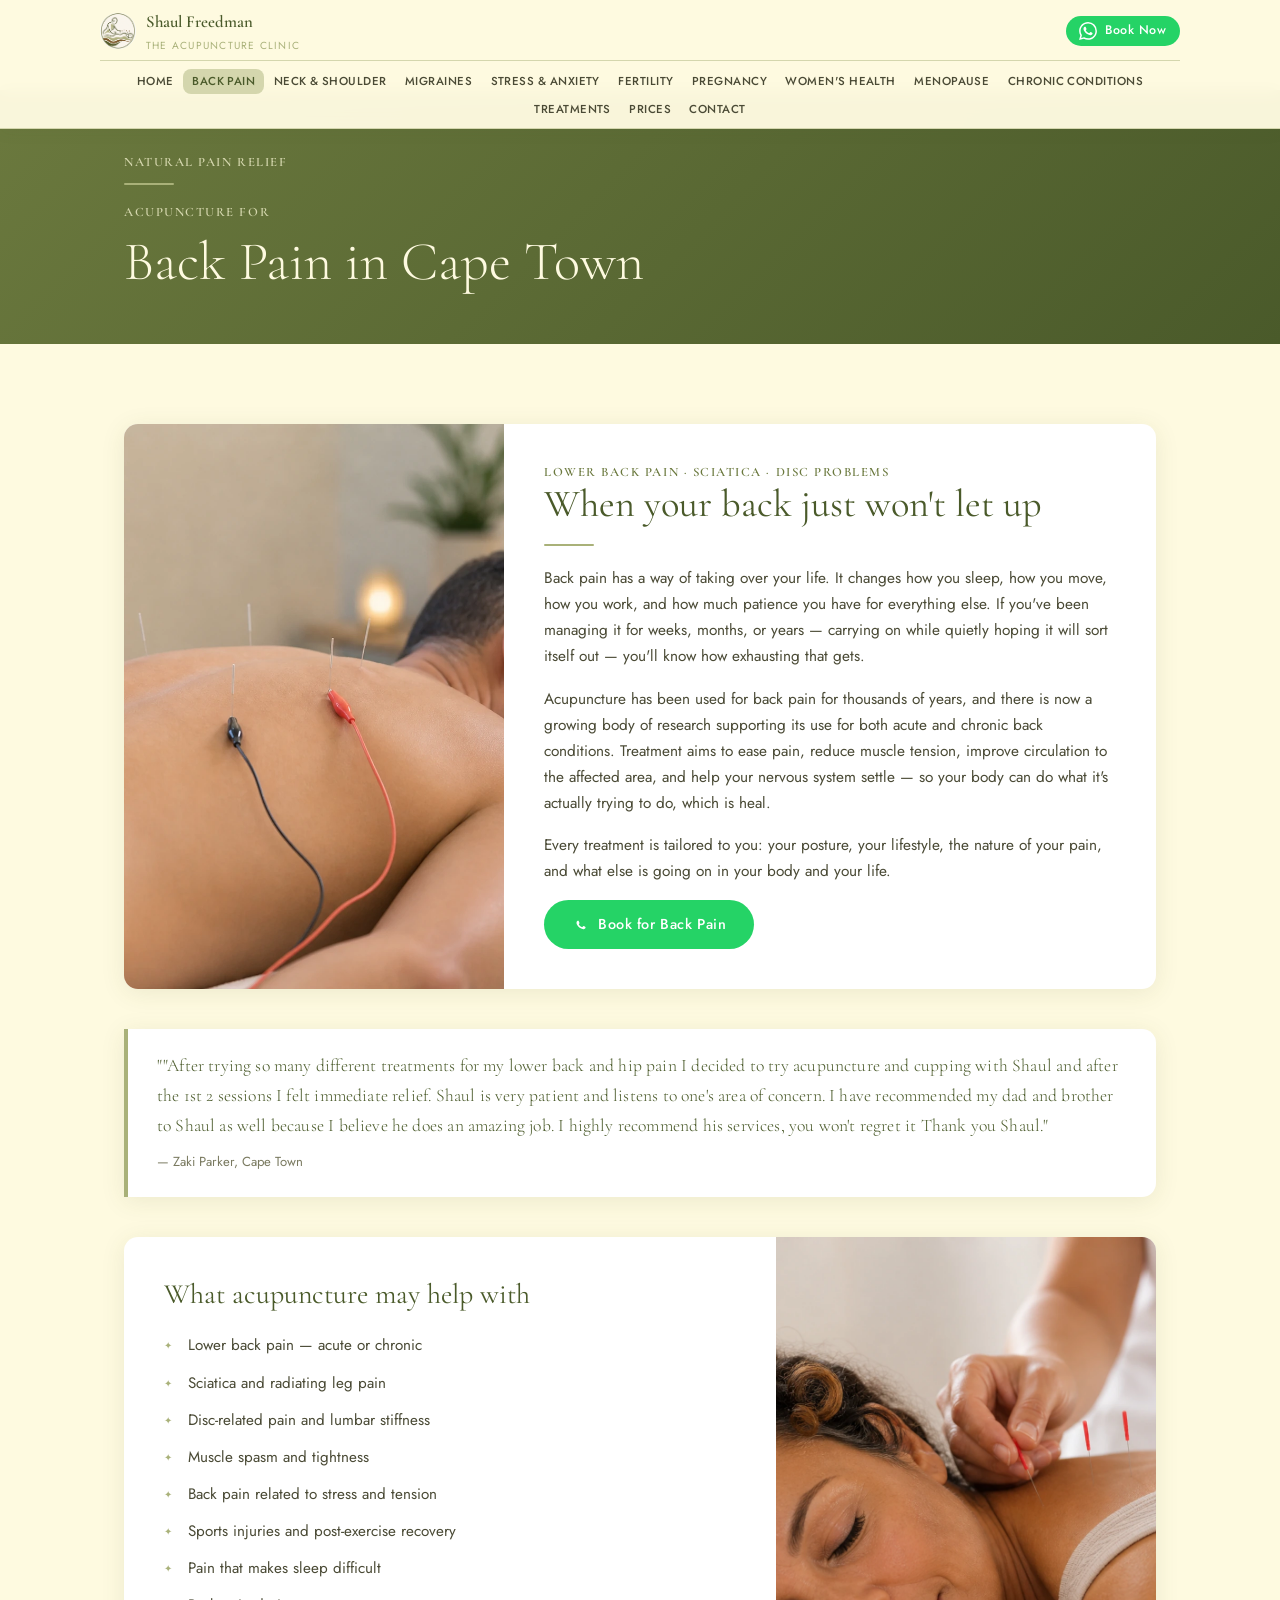
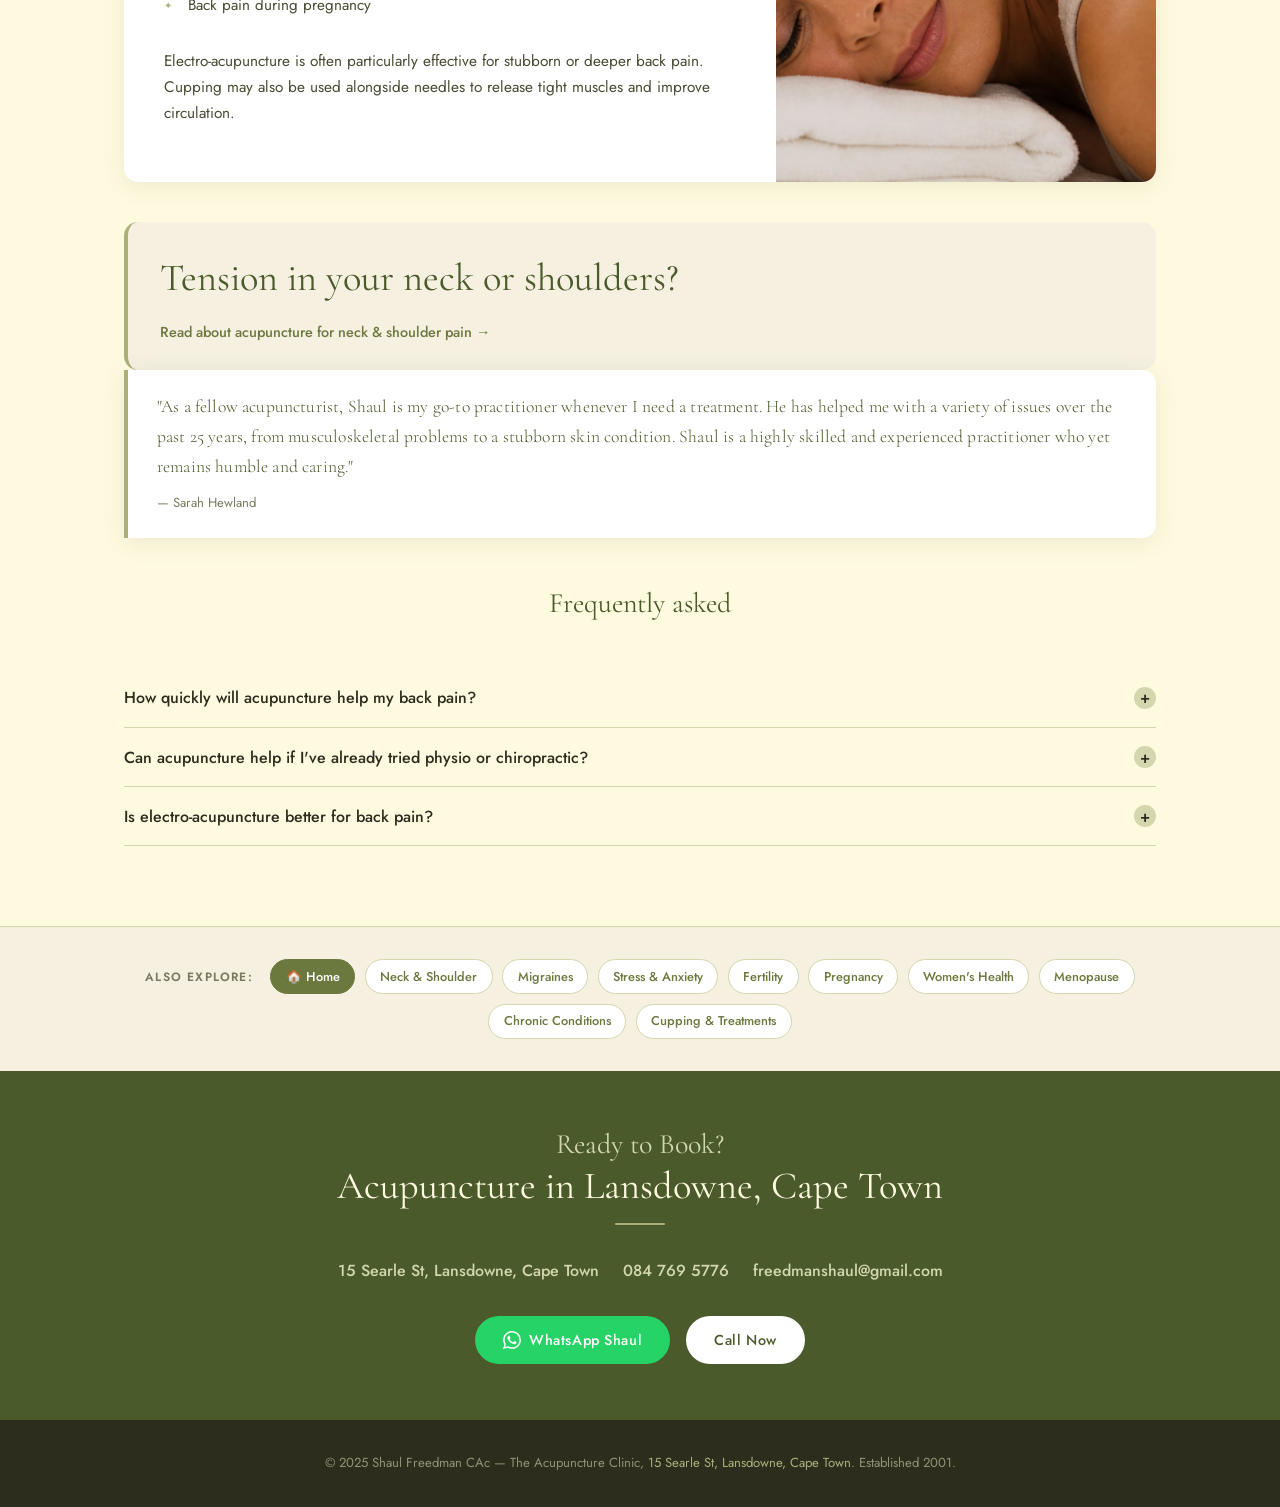
<file: back-pain-acupuncture-cape-town.html>
<!DOCTYPE html>
<html lang="en">
<head>
<meta charset="UTF-8">
<meta name="viewport" content="width=device-width, initial-scale=1.0">
<title>Acupuncture for Back Pain in Cape Town | Shaul Freedman</title>
<meta name="description" content="Back pain, sciatica and lower back pain treatment with acupuncture in Lansdowne, Cape Town. Shaul Freedman CAc. Book on WhatsApp: 084 769 5776.">
<meta name="keywords" content="back pain acupuncture cape town, acupuncture for sciatica cape town, lower back pain treatment cape town">
<meta name="author" content="Shaul Freedman">
<meta property="og:title" content="Acupuncture for Back Pain in Cape Town | Shaul Freedman">
<meta property="og:description" content="Back pain, sciatica and lower back pain treatment with acupuncture in Lansdowne, Cape Town. Shaul Freedman CAc. Book on WhatsApp: 084 769 5776.">
<meta property="og:type" content="website">
<meta property="og:url" content="https://acupunctureincapetown.co.za/">
<meta property="og:image" content="https://acupunctureincapetown.co.za/assets/relaxing-acupuncture-clinic-hero.webp">
<meta property="og:image:width" content="1200">
<meta property="og:image:height" content="630">
<link rel="stylesheet" href="style.css">
</head>
<body>

<nav>
  <div class="nav-inner-top">
    <a href="index.html" class="nav-brand">
      <img src="assets/shaul-freedman-acupuncture-logo.webp" alt="Shaul Freedman Acupuncture logo" class="nav-logo">
      <div><span class="nav-brand-name">Shaul Freedman</span><span class="nav-brand-sub">The Acupuncture Clinic</span></div>
    </a>
    <a href="https://wa.me/27847695776?text=Hi%20Shaul%2C%20I%27d%20like%20to%20book%20an%20acupuncture%20treatment." target="_blank" class="btn btn-wa nav-wa" style="font-size:0.78rem;padding:0.35rem 1rem;"><svg class="wa-icon" viewBox="0 0 24 24"><path d="M17.472 14.382c-.297-.149-1.758-.867-2.03-.967-.273-.099-.471-.148-.67.15-.197.297-.767.966-.94 1.164-.173.199-.347.223-.644.075-.297-.15-1.255-.463-2.39-1.475-.883-.788-1.48-1.761-1.653-2.059-.173-.297-.018-.458.13-.606.134-.133.298-.347.446-.52.149-.174.198-.298.298-.497.099-.198.05-.371-.025-.52-.075-.149-.669-1.612-.916-2.207-.242-.579-.487-.5-.669-.51-.173-.008-.371-.01-.57-.01-.198 0-.52.074-.792.372-.272.297-1.04 1.016-1.04 2.479 0 1.462 1.065 2.875 1.213 3.074.149.198 2.096 3.2 5.077 4.487.709.306 1.262.489 1.694.625.712.227 1.36.195 1.871.118.571-.085 1.758-.719 2.006-1.413.248-.694.248-1.289.173-1.413-.074-.124-.272-.198-.57-.347m-5.421 7.403h-.004a9.87 9.87 0 01-5.031-1.378l-.361-.214-3.741.982.998-3.648-.235-.374a9.86 9.86 0 01-1.51-5.26c.001-5.45 4.436-9.884 9.888-9.884 2.64 0 5.122 1.03 6.988 2.898a9.825 9.825 0 012.893 6.994c-.003 5.45-4.437 9.884-9.885 9.884m8.413-18.297A11.815 11.815 0 0012.05 0C5.495 0 .16 5.335.157 11.892c0 2.096.547 4.142 1.588 5.945L.057 24l6.305-1.654a11.882 11.882 0 005.683 1.448h.005c6.554 0 11.89-5.335 11.893-11.893a11.821 11.821 0 00-3.48-8.413Z"/></svg> Book Now</a>
    <button class="hamburger" onclick="toggleMenu()" aria-label="Menu"><span></span><span></span><span></span></button>
  </div>
  <div class="nav-inner-links">
    <ul class="nav-links">
      <li><a href="index.html">Home</a></li>
      <li><a href="back-pain-acupuncture-cape-town.html" class="active">Back Pain</a></li>
      <li><a href="neck-shoulder-pain-acupuncture-cape-town.html">Neck &amp; Shoulder</a></li>
      <li><a href="migraine-headache-acupuncture-cape-town.html">Migraines</a></li>
      <li><a href="stress-anxiety-depression-sleep-acupuncture-cape-town.html">Stress &amp; Anxiety</a></li>
      <li><a href="fertility-acupuncture-cape-town.html">Fertility</a></li>
      <li><a href="pregnancy-acupuncture-cape-town.html">Pregnancy</a></li>
      <li><a href="pms-hormonal-health-acupuncture-cape-town.html">Women's Health</a></li>
      <li><a href="menopause-acupuncture-cape-town.html">Menopause</a></li>
      <li><a href="chronic-conditions-acupuncture-cape-town.html">Chronic Conditions</a></li>
      <li><a href="cupping-electro-acupuncture-cape-town.html">Treatments</a></li>
      <li><a href="index.html#pricing">Prices</a></li>
      <li><a href="index.html#contact">Contact</a></li>
    </ul>
  </div>
</nav>

<div class="mobile-menu" id="mobile-menu">
  <a href="index.html">Home</a>
  <a href="back-pain-acupuncture-cape-town.html">Back Pain</a>
  <a href="neck-shoulder-pain-acupuncture-cape-town.html">Neck &amp; Shoulder</a>
  <a href="migraine-headache-acupuncture-cape-town.html">Migraines</a>
  <a href="stress-anxiety-depression-sleep-acupuncture-cape-town.html">Stress &amp; Anxiety</a>
  <a href="fertility-acupuncture-cape-town.html">Fertility</a>
  <a href="pregnancy-acupuncture-cape-town.html">Pregnancy</a>
  <a href="pms-hormonal-health-acupuncture-cape-town.html">Women's Health</a>
  <a href="menopause-acupuncture-cape-town.html">Menopause</a>
  <a href="chronic-conditions-acupuncture-cape-town.html">Chronic Conditions</a>
  <a href="cupping-electro-acupuncture-cape-town.html">Treatments</a>
  <a href="index.html#pricing">Prices</a>
  <a href="index.html#contact">Contact</a>
  <a href="https://wa.me/27847695776?text=Hi%20Shaul%2C%20I%27d%20like%20to%20book%20an%20acupuncture%20treatment." target="_blank" style="color:#25D366;font-weight:600;">WhatsApp Shaul</a>
</div>

<div class="page-wrap">

<section class="page-banner banner-green">
  <div class="container">
    <h4>Natural Pain Relief</h4>
    <div class="divider divider-left"></div>
    <h4>Acupuncture for</h4>
    <h1>Back Pain in Cape Town</h1>
  </div>
</section>

<section class="section">
  <div class="container">
    <div class="content-block">
      <img src="assets/acupuncture-treatment-cape-town.webp" alt="Acupuncture needles for back pain treatment in Cape Town" class="block-img">
      <div class="block-body">
        <h4>Lower Back Pain · Sciatica · Disc Problems</h4>
        <h2>When your back just won't let up</h2>
        <div class="divider divider-left"></div>
        <p>Back pain has a way of taking over your life. It changes how you sleep, how you move, how you work, and how much patience you have for everything else. If you've been managing it for weeks, months, or years — carrying on while quietly hoping it will sort itself out — you'll know how exhausting that gets.</p>
        <p>Acupuncture has been used for back pain for thousands of years, and there is now a growing body of research supporting its use for both acute and chronic back conditions. Treatment aims to ease pain, reduce muscle tension, improve circulation to the affected area, and help your nervous system settle — so your body can do what it's actually trying to do, which is heal.</p>
        <p>Every treatment is tailored to you: your posture, your lifestyle, the nature of your pain, and what else is going on in your body and your life.</p>
        <a href="https://wa.me/27847695776?text=Hi%20Shaul%2C%20I%27d%20like%20to%20book%20an%20acupuncture%20appointment%20for%20back%20pain." target="_blank" class="btn btn-wa">
          <svg class="wa-icon" viewBox="0 0 24 24"><path d="M17.472 14.382c-.297-.149-1.758-.867-2.03-.967-.273-.099-.471-.148-.67.15-.197.297-.767.966-.94 1.164-.173.199-.347.223-.644.075-.297-.15-1.255-.463-2.39-1.475-.883-.788-1.48-1.761-1.653-2.059-.173-.297-.018-.458.13-.606.134-.133.298-.347.446-.52.149-.174.198-.298.298-.497.099-.198.05-.371-.025-.52-.075-.149-.669-1.612-.916-2.207-.242-.579-.487-.5-.669-.51-.173-.008-.371-.01-.57-.01-.198 0-.52.074-.792.372-.272.297-1.04 1.016-1.04 2.479 0 1.462 1.065 2.875 1.213 3.074.149.198 2.096 3.2 5.077 4.487.709.306 1.262.489 1.694.625.712.227 1.36.195 1.871.118.571-.085 1.758-.719 2.006-1.413.248-.694.248-1.289.173-1.413-.074-.124-.272-.198-.57-.347"/></svg>
          Book for Back Pain
        </a>
      </div>
    </div>

        <div class="testimonial">
      <p>""After trying so many different treatments for my lower back and hip pain I decided to try acupuncture and cupping with Shaul and after the 1st 2 sessions I felt immediate relief. Shaul is very patient and listens to one's area of concern. I have recommended my dad and brother to Shaul as well because I believe he does an amazing job. I highly recommend his services, you won't regret it Thank you Shaul."</p>
      <cite>— Zaki Parker, Cape Town</cite>
    </div>

    <div class="content-block reverse" style="margin-top:2.5rem;">
      <img src="assets/sports-injury-knee-acupuncture-cape-town.webp" alt="Electro-acupuncture for back and knee pain in Cape Town" class="block-img">
      <div class="block-body">
        <h3>What acupuncture may help with</h3>
        <ul class="content-list">
          <li>Lower back pain — acute or chronic</li>
          <li>Sciatica and radiating leg pain</li>
          <li>Disc-related pain and lumbar stiffness</li>
          <li>Muscle spasm and tightness</li>
          <li>Back pain related to stress and tension</li>
          <li>Sports injuries and post-exercise recovery</li>
          <li>Pain that makes sleep difficult</li>
          <li>Back pain during pregnancy</li>
        </ul>
        <p>Electro-acupuncture is often particularly effective for stubborn or deeper back pain. Cupping may also be used alongside needles to release tight muscles and improve circulation.</p>
      </div>
    </div>

    <!-- NECK & SHOULDER LINK -->
    <div style="margin-top:2.5rem;padding:1.5rem 2rem;background:var(--warm-cream);border-radius:var(--radius);border-left:4px solid var(--light-green);">
      <p style="margin-bottom:0.5rem;font-size:0.95rem;color:var(--text-mid);"><h2>Tension in your neck or shoulders?</h2></p>
      <a href="neck-shoulder-pain-acupuncture-cape-town.html" style="display:inline-flex;align-items:center;gap:6px;color:var(--mid-green);font-weight:500;font-size:0.9rem;text-decoration:none;">
        Read about acupuncture for neck &amp; shoulder pain →
      </a>
    </div>

    <div class="testimonial" style="margin:0;">
      <p>"As a fellow acupuncturist, Shaul is my go-to practitioner whenever I need a treatment. He has helped me with a variety of issues over the past 25 years, from musculoskeletal problems to a stubborn skin condition. Shaul is a highly skilled and experienced practitioner who yet remains humble and caring."</p>
      <cite>— Sarah Hewland</cite>
       </div>

    <div class="section-header" style="margin-top:3rem;">
      <h3>Frequently asked</h3>
    </div>

    <div class="faq-item">
      <button class="faq-q">How quickly will acupuncture help my back pain? <span class="faq-arrow">+</span></button>
      <div class="faq-a">Some people notice relief after the first session. For longer-standing pain, it generally takes a course of treatments — usually 4 to 6 weekly sessions — to see meaningful and lasting change. Shaul will give you an honest picture after your initial assessment.</div>
    </div>
    <div class="faq-item">
      <button class="faq-q">Can acupuncture help if I've already tried physio or chiropractic? <span class="faq-arrow">+</span></button>
      <div class="faq-a">Yes — many people come to acupuncture after other treatments haven't resolved their pain. Acupuncture works differently: it addresses the nervous system, circulation, and energy flow in the body, which can reach patterns that other treatments don't.</div>
    </div>
    <div class="faq-item">
      <button class="faq-q">Is electro-acupuncture better for back pain? <span class="faq-arrow">+</span></button>
      <div class="faq-a">For some types of back pain — especially chronic, deep, or stubborn pain — electro-acupuncture can be particularly effective. Shaul will recommend the most appropriate approach after your first assessment.</div>
    </div>

  </div>
</section>

<div class="related-strip">
  <div class="container">
    <div class="related-strip-inner">
      <span class="related-strip-label">Also explore:</span>
      <a href="index.html" class="related-link home">🏠 Home</a>
      <a href="neck-shoulder-pain-acupuncture-cape-town.html" class="related-link">Neck &amp; Shoulder</a>
      <a href="migraine-headache-acupuncture-cape-town.html" class="related-link">Migraines</a>
      <a href="stress-anxiety-depression-sleep-acupuncture-cape-town.html" class="related-link">Stress &amp; Anxiety</a>
      <a href="fertility-acupuncture-cape-town.html" class="related-link">Fertility</a>
      <a href="pregnancy-acupuncture-cape-town.html" class="related-link">Pregnancy</a>
      <a href="pms-hormonal-health-acupuncture-cape-town.html" class="related-link">Women's Health</a>
      <a href="menopause-acupuncture-cape-town.html" class="related-link">Menopause</a>
      <a href="chronic-conditions-acupuncture-cape-town.html" class="related-link">Chronic Conditions</a>
      <a href="cupping-electro-acupuncture-cape-town.html" class="related-link">Cupping &amp; Treatments</a>
    </div>
  </div>
</div>

<section class="contact-strip" id="contact">
  <div class="container">
    <h3 style="color:var(--pale-green);">Ready to Book?</h3>
    <h2>Acupuncture in Lansdowne, Cape Town</h2>
    <div class="divider"></div>
    <div class="contact-details">
      <span class="contact-detail"><a href="https://www.google.com/maps/search/15+Searle+St+Lansdowne+Cape+Town" target="_blank" rel="noopener" style="color:var(--pale-green);">15 Searle St, Lansdowne, Cape Town</a></span>
      <span class="contact-detail"><a href="tel:+27847695776" style="color:var(--pale-green);">084 769 5776</a></span>
      <span class="contact-detail"><a href="mailto:freedmanshaul@gmail.com" style="color:var(--pale-green);">freedmanshaul@gmail.com</a></span>
    </div>
    <div class="contact-btns">
      <a href="https://wa.me/27847695776?text=Hi%20Shaul%2C%20I%27d%20like%20to%20book%20an%20acupuncture%20appointment%20for%20back%20pain." target="_blank" class="btn btn-wa"><svg class="wa-icon" viewBox="0 0 24 24"><path d="M17.472 14.382c-.297-.149-1.758-.867-2.03-.967-.273-.099-.471-.148-.67.15-.197.297-.767.966-.94 1.164-.173.199-.347.223-.644.075-.297-.15-1.255-.463-2.39-1.475-.883-.788-1.48-1.761-1.653-2.059-.173-.297-.018-.458.13-.606.134-.133.298-.347.446-.52.149-.174.198-.298.298-.497.099-.198.05-.371-.025-.52-.075-.149-.669-1.612-.916-2.207-.242-.579-.487-.5-.669-.51-.173-.008-.371-.01-.57-.01-.198 0-.52.074-.792.372-.272.297-1.04 1.016-1.04 2.479 0 1.462 1.065 2.875 1.213 3.074.149.198 2.096 3.2 5.077 4.487.709.306 1.262.489 1.694.625.712.227 1.36.195 1.871.118.571-.085 1.758-.719 2.006-1.413.248-.694.248-1.289.173-1.413-.074-.124-.272-.198-.57-.347m-5.421 7.403h-.004a9.87 9.87 0 01-5.031-1.378l-.361-.214-3.741.982.998-3.648-.235-.374a9.86 9.86 0 01-1.51-5.26c.001-5.45 4.436-9.884 9.888-9.884 2.64 0 5.122 1.03 6.988 2.898a9.825 9.825 0 012.893 6.994c-.003 5.45-4.437 9.884-9.885 9.884m8.413-18.297A11.815 11.815 0 0012.05 0C5.495 0 .16 5.335.157 11.892c0 2.096.547 4.142 1.588 5.945L.057 24l6.305-1.654a11.882 11.882 0 005.683 1.448h.005c6.554 0 11.89-5.335 11.893-11.893a11.821 11.821 0 00-3.48-8.413Z"/></svg> WhatsApp Shaul</a>
      <a href="tel:+27847695776" class="btn btn-white">Call Now</a>
    </div>
  </div>
</section>

<footer>
  <div class="container">
    <p>© 2025 Shaul Freedman CAc — The Acupuncture Clinic, <a href="https://www.google.com/maps/search/15+Searle+St+Lansdowne+Cape+Town" target="_blank" rel="noopener" style="color:var(--light-green);">15 Searle St, Lansdowne, Cape Town</a>. Established 2001.</p>
  </div>
</footer>

<button id="back-to-top" onclick="window.scrollTo({top:0,behavior:'smooth'})" title="Back to top">↑</button>

<script>
function toggleMenu(){document.getElementById('mobile-menu').classList.toggle('open');}
window.addEventListener('scroll',()=>{
  document.getElementById('back-to-top').classList.toggle('visible',window.scrollY>300);
  document.getElementById('mobile-menu').classList.remove('open');
});
document.querySelectorAll('.faq-q').forEach(btn=>{
  btn.addEventListener('click',()=>{
    const item=btn.closest('.faq-item');
    const wasOpen=item.classList.contains('open');
    document.querySelectorAll('.faq-item').forEach(i=>i.classList.remove('open'));
    if(!wasOpen)item.classList.add('open');
  });
});
</script>

</div>
</body>
</html>
</file>
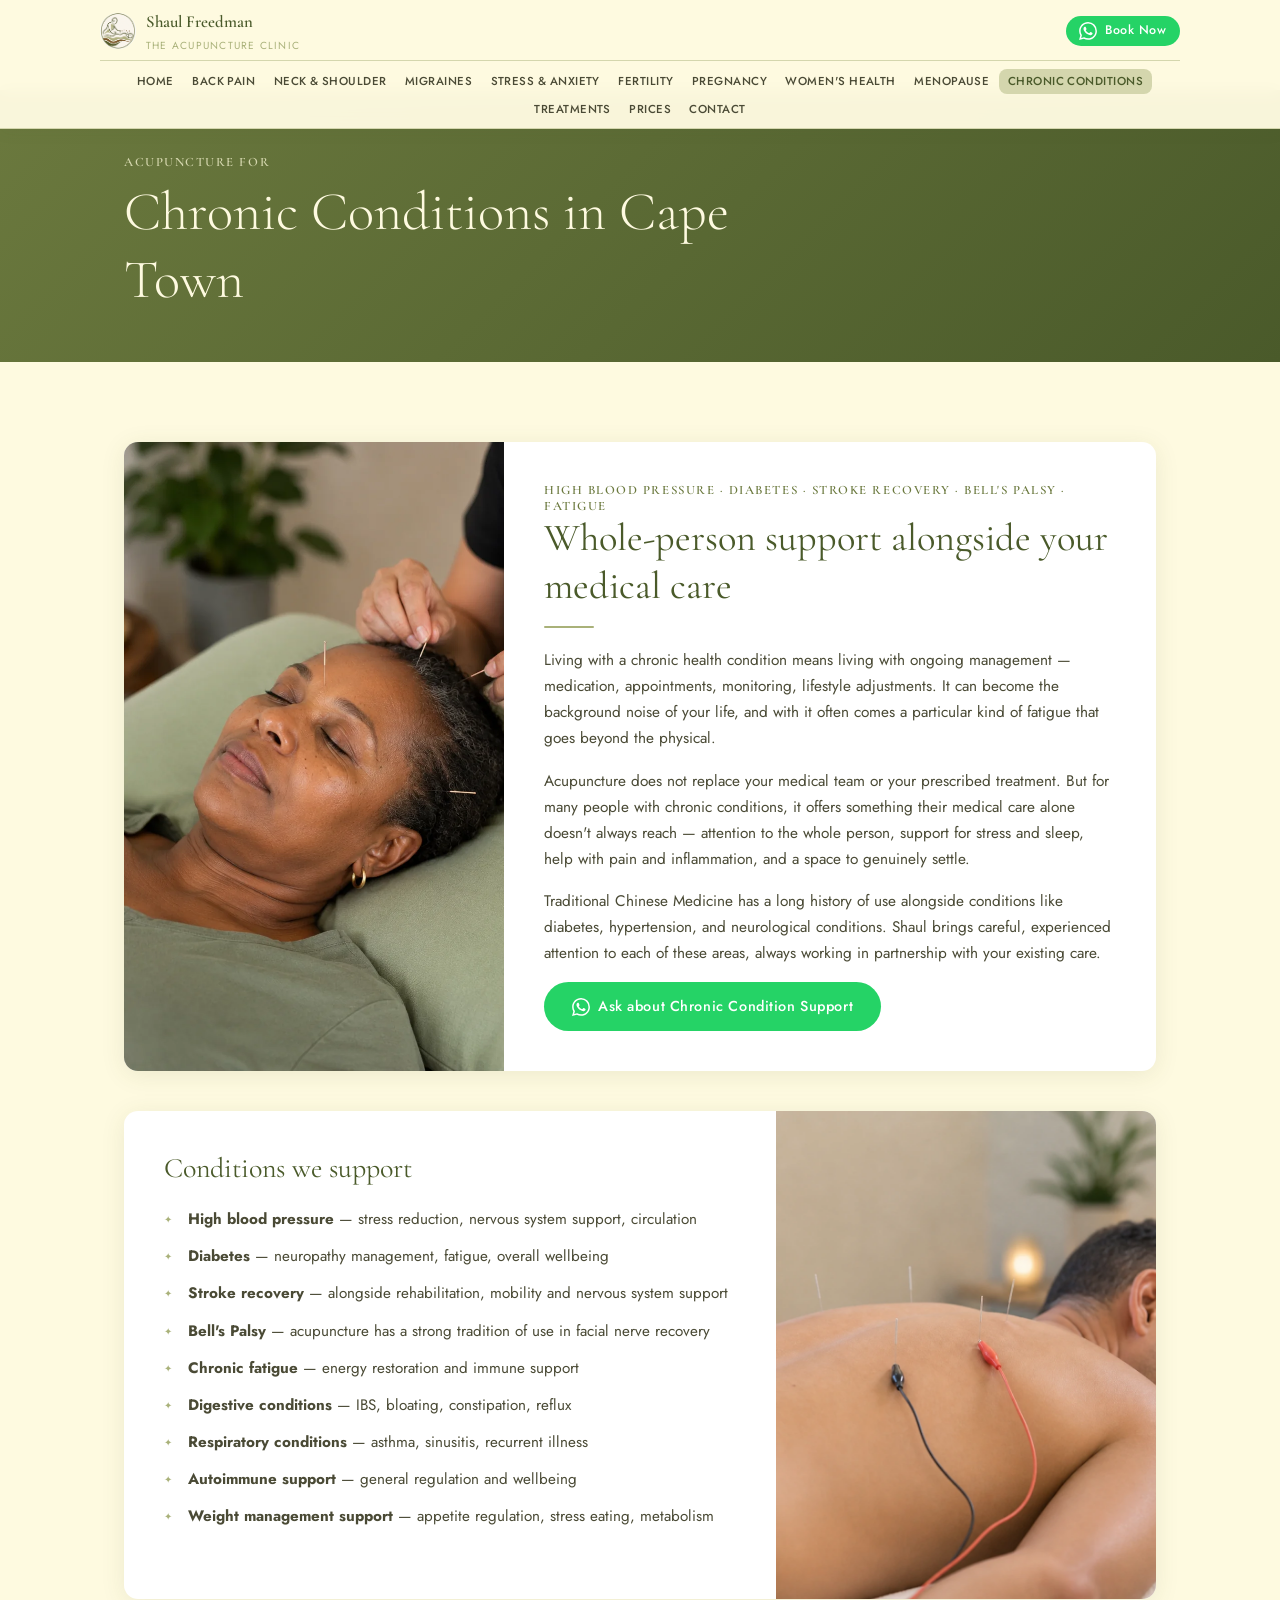
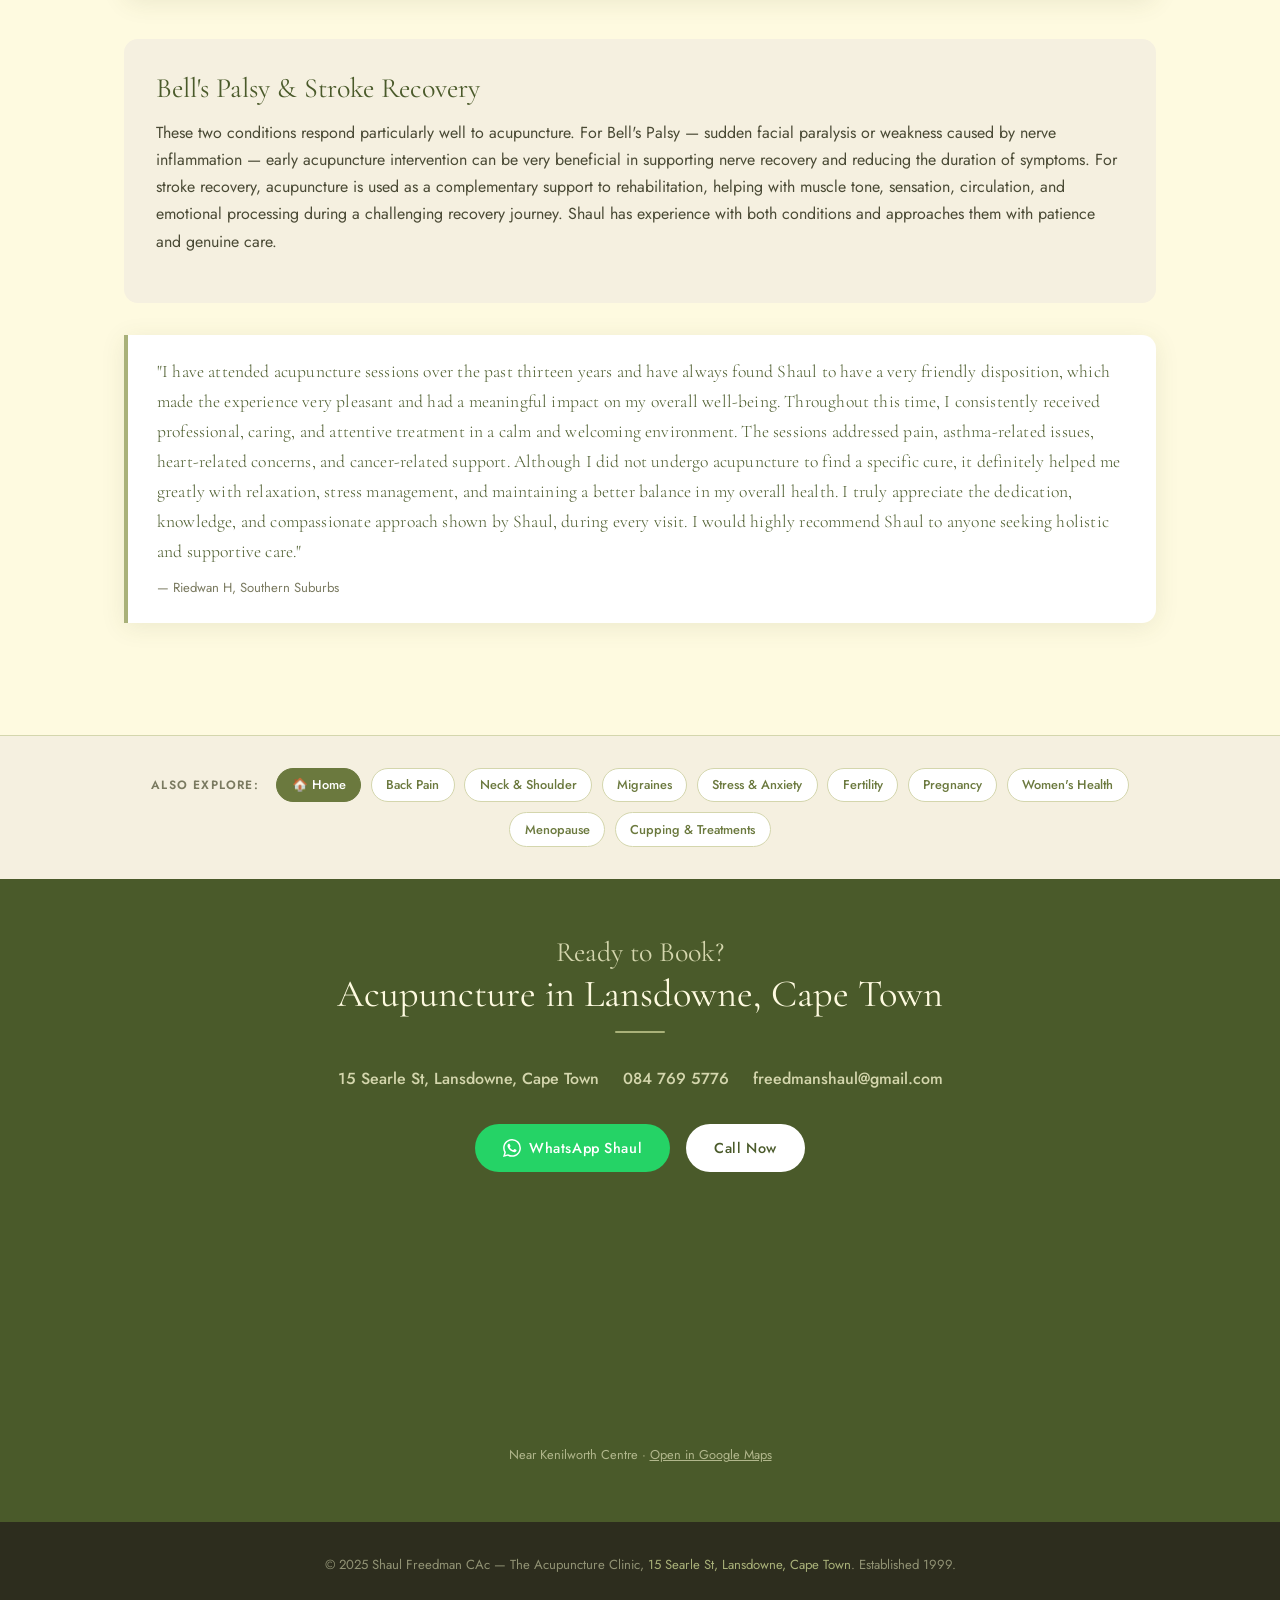
<file: chronic-conditions-acupuncture-cape-town.html>
<!DOCTYPE html>
<html lang="en">
<head>
<meta charset="UTF-8">
<meta name="viewport" content="width=device-width, initial-scale=1.0">
<title>Acupuncture for Chronic Conditions in Cape Town | Diabetes, High Blood Pressure | Shaul Freedman</title>
<meta name="description" content="Acupuncture support for chronic conditions including diabetes, high blood pressure, stroke recovery, Bell's palsy and fatigue in Cape Town. 084 769 5776.">
<meta name="keywords" content="acupuncture high blood pressure cape town, acupuncture diabetes cape town, stroke recovery acupuncture cape town, Bell's palsy acupuncture cape town">
<meta name="author" content="Shaul Freedman">
<meta property="og:url" content="https://acupunctureincapetown.co.za/">
<meta property="og:image" content="https://acupunctureincapetown.co.za/assets/relaxing-acupuncture-clinic-hero.webp">
<meta property="og:image:width" content="1200">
<meta property="og:image:height" content="630">
<link rel="stylesheet" href="style.css">
</head>
<body>
<nav>
  <div class="nav-inner-top">
    <a href="index.html" class="nav-brand">
      <img src="assets/shaul-freedman-acupuncture-logo.webp" alt="Shaul Freedman Acupuncture logo" class="nav-logo">
      <div><span class="nav-brand-name">Shaul Freedman</span><span class="nav-brand-sub">The Acupuncture Clinic</span></div>
    </a>
    <a href="https://wa.me/27847695776?text=Hi%20Shaul%2C%20I%27d%20like%20to%20book%20an%20acupuncture%20treatment." target="_blank" class="btn btn-wa nav-wa" style="font-size:0.78rem;padding:0.35rem 1rem;"><svg class="wa-icon" viewBox="0 0 24 24"><path d="M17.472 14.382c-.297-.149-1.758-.867-2.03-.967-.273-.099-.471-.148-.67.15-.197.297-.767.966-.94 1.164-.173.199-.347.223-.644.075-.297-.15-1.255-.463-2.39-1.475-.883-.788-1.48-1.761-1.653-2.059-.173-.297-.018-.458.13-.606.134-.133.298-.347.446-.52.149-.174.198-.298.298-.497.099-.198.05-.371-.025-.52-.075-.149-.669-1.612-.916-2.207-.242-.579-.487-.5-.669-.51-.173-.008-.371-.01-.57-.01-.198 0-.52.074-.792.372-.272.297-1.04 1.016-1.04 2.479 0 1.462 1.065 2.875 1.213 3.074.149.198 2.096 3.2 5.077 4.487.709.306 1.262.489 1.694.625.712.227 1.36.195 1.871.118.571-.085 1.758-.719 2.006-1.413.248-.694.248-1.289.173-1.413-.074-.124-.272-.198-.57-.347m-5.421 7.403h-.004a9.87 9.87 0 01-5.031-1.378l-.361-.214-3.741.982.998-3.648-.235-.374a9.86 9.86 0 01-1.51-5.26c.001-5.45 4.436-9.884 9.888-9.884 2.64 0 5.122 1.03 6.988 2.898a9.825 9.825 0 012.893 6.994c-.003 5.45-4.437 9.884-9.885 9.884m8.413-18.297A11.815 11.815 0 0012.05 0C5.495 0 .16 5.335.157 11.892c0 2.096.547 4.142 1.588 5.945L.057 24l6.305-1.654a11.882 11.882 0 005.683 1.448h.005c6.554 0 11.89-5.335 11.893-11.893a11.821 11.821 0 00-3.48-8.413Z"/></svg> Book Now</a>
    <button class="hamburger" onclick="toggleMenu()" aria-label="Menu"><span></span><span></span><span></span></button>
  </div>
  <div class="nav-inner-links">
    <ul class="nav-links"><li><a href="index.html" class="">Home</a></li>
<li><a href="back-pain-acupuncture-cape-town.html" class="">Back Pain</a></li>
<li><a href="neck-shoulder-pain-acupuncture-cape-town.html" class="">Neck &amp; Shoulder</a></li>
<li><a href="migraine-headache-acupuncture-cape-town.html" class="">Migraines</a></li>
<li><a href="stress-anxiety-depression-sleep-acupuncture-cape-town.html" class="">Stress &amp; Anxiety</a></li>
<li><a href="fertility-acupuncture-cape-town.html" class="">Fertility</a></li>
<li><a href="pregnancy-acupuncture-cape-town.html" class="">Pregnancy</a></li>
<li><a href="pms-hormonal-health-acupuncture-cape-town.html" class="">Women's Health</a></li>
<li><a href="menopause-acupuncture-cape-town.html" class="">Menopause</a></li>
<li><a href="chronic-conditions-acupuncture-cape-town.html" class="active">Chronic Conditions</a></li>
<li><a href="cupping-electro-acupuncture-cape-town.html" class="">Treatments</a></li>
<li><a href="index.html#pricing">Prices</a></li> 
<li><a href="index.html#contact">Contact</a></li>
</ul>
  </div>
</nav>
<div class="mobile-menu" id="mobile-menu"><a href="index.html">Home</a>
<a href="back-pain-acupuncture-cape-town.html">Back Pain</a>
<a href="neck-shoulder-pain-acupuncture-cape-town.html">Neck &amp; Shoulder</a>
<a href="migraine-headache-acupuncture-cape-town.html">Migraines</a>
<a href="stress-anxiety-depression-sleep-acupuncture-cape-town.html">Stress &amp; Anxiety</a>
<a href="fertility-acupuncture-cape-town.html">Fertility</a>
<a href="pregnancy-acupuncture-cape-town.html">Pregnancy</a>
<a href="pms-hormonal-health-acupuncture-cape-town.html">Women's Health</a>
<a href="menopause-acupuncture-cape-town.html">Menopause</a>
<a href="chronic-conditions-acupuncture-cape-town.html">Chronic Conditions</a>
<a href="cupping-electro-acupuncture-cape-town.html">Treatments</a>
<a href="index.html#pricing">Prices</a>
<a href="index.html#contact">Contact</a>
<a href="https://wa.me/27847695776?text=Hi%20Shaul%2C%20I%27d%20like%20to%20book%20an%20acupuncture%20treatment." target="_blank" style="color:#25D366;font-weight:600;">WhatsApp Shaul</a></div>
<div class="page-wrap">
<section class="page-banner banner-green">
  <div class="container">
    <h4>Acupuncture for</h4>
    <h1>Chronic Conditions in Cape Town</h1>
  </div>
</section>
<section class="section">
  <div class="container">
    <div class="content-block">
      <img src="assets/chronic-conditions-acupuncture-cape-town1.webp" alt="Acupuncture for chronic conditions and long-term health support in Cape Town" class="block-img">
      <div class="block-body">
        <h4>High Blood Pressure · Diabetes · Stroke Recovery · Bell's Palsy · Fatigue</h4>
        <h2>Whole-person support alongside your medical care</h2>
        <div class="divider divider-left"></div>
        <p>Living with a chronic health condition means living with ongoing management — medication, appointments, monitoring, lifestyle adjustments. It can become the background noise of your life, and with it often comes a particular kind of fatigue that goes beyond the physical.</p>
        <p>Acupuncture does not replace your medical team or your prescribed treatment. But for many people with chronic conditions, it offers something their medical care alone doesn't always reach — attention to the whole person, support for stress and sleep, help with pain and inflammation, and a space to genuinely settle.</p>
        <p>Traditional Chinese Medicine has a long history of use alongside conditions like diabetes, hypertension, and neurological conditions. Shaul brings careful, experienced attention to each of these areas, always working in partnership with your existing care.</p>
        <a href="https://wa.me/27847695776?text=Hi%20Shaul%2C%20I%27d%20like%20to%20find%20out%20about%20acupuncture%20support%20for%20a%20chronic%20health%20condition." target="_blank" class="btn btn-wa"><svg class="wa-icon" viewBox="0 0 24 24"><path d="M17.472 14.382c-.297-.149-1.758-.867-2.03-.967-.273-.099-.471-.148-.67.15-.197.297-.767.966-.94 1.164-.173.199-.347.223-.644.075-.297-.15-1.255-.463-2.39-1.475-.883-.788-1.48-1.761-1.653-2.059-.173-.297-.018-.458.13-.606.134-.133.298-.347.446-.52.149-.174.198-.298.298-.497.099-.198.05-.371-.025-.52-.075-.149-.669-1.612-.916-2.207-.242-.579-.487-.5-.669-.51-.173-.008-.371-.01-.57-.01-.198 0-.52.074-.792.372-.272.297-1.04 1.016-1.04 2.479 0 1.462 1.065 2.875 1.213 3.074.149.198 2.096 3.2 5.077 4.487.709.306 1.262.489 1.694.625.712.227 1.36.195 1.871.118.571-.085 1.758-.719 2.006-1.413.248-.694.248-1.289.173-1.413-.074-.124-.272-.198-.57-.347m-5.421 7.403h-.004a9.87 9.87 0 01-5.031-1.378l-.361-.214-3.741.982.998-3.648-.235-.374a9.86 9.86 0 01-1.51-5.26c.001-5.45 4.436-9.884 9.888-9.884 2.64 0 5.122 1.03 6.988 2.898a9.825 9.825 0 012.893 6.994c-.003 5.45-4.437 9.884-9.885 9.884m8.413-18.297A11.815 11.815 0 0012.05 0C5.495 0 .16 5.335.157 11.892c0 2.096.547 4.142 1.588 5.945L.057 24l6.305-1.654a11.882 11.882 0 005.683 1.448h.005c6.554 0 11.89-5.335 11.893-11.893a11.821 11.821 0 00-3.48-8.413Z"/></svg> Ask about Chronic Condition Support</a>
      </div>
    </div>
    <div class="content-block reverse" style="margin-top:2.5rem;">
      <img src="assets/acupuncture-treatment-cape-town.webp" alt="Acupuncture treatment in Cape Town clinic for health support" class="block-img">
      <div class="block-body">
        <h3>Conditions we support</h3>
        <ul class="content-list">
          <li><strong>High blood pressure</strong> — stress reduction, nervous system support, circulation</li>
          <li><strong>Diabetes</strong> — neuropathy management, fatigue, overall wellbeing</li>
          <li><strong>Stroke recovery</strong> — alongside rehabilitation, mobility and nervous system support</li>
          <li><strong>Bell's Palsy</strong> — acupuncture has a strong tradition of use in facial nerve recovery</li>
          <li><strong>Chronic fatigue</strong> — energy restoration and immune support</li>
          <li><strong>Digestive conditions</strong> — IBS, bloating, constipation, reflux</li>
          <li><strong>Respiratory conditions</strong> — asthma, sinusitis, recurrent illness</li>
          <li><strong>Autoimmune support</strong> — general regulation and wellbeing</li>
          <li><strong>Weight management support</strong> — appetite regulation, stress eating, metabolism</li>
        </ul>
      </div>
    </div>
    <div style="background:var(--warm-cream);border-radius:var(--radius);padding:2rem;margin-top:2rem;">
      <h3 style="margin-bottom:0.8rem;">Bell's Palsy &amp; Stroke Recovery</h3>
      <p>These two conditions respond particularly well to acupuncture. For Bell's Palsy — sudden facial paralysis or weakness caused by nerve inflammation — early acupuncture intervention can be very beneficial in supporting nerve recovery and reducing the duration of symptoms. For stroke recovery, acupuncture is used as a complementary support to rehabilitation, helping with muscle tone, sensation, circulation, and emotional processing during a challenging recovery journey. Shaul has experience with both conditions and approaches them with patience and genuine care.</p>
    </div>
    <div class="testimonial" style="margin-top:2rem;">
      <p>"I have attended acupuncture sessions over the past thirteen years and have always found Shaul to have a very friendly disposition, which made the experience very pleasant and had a meaningful impact on my overall well-being. Throughout this time, I consistently received professional, caring, and attentive treatment in a calm and welcoming environment. The sessions addressed pain, asthma-related issues, heart-related concerns, and cancer-related support. Although I did not undergo acupuncture to find a specific cure, it definitely helped me greatly with relaxation, stress management, and maintaining a better balance in my overall health. I truly appreciate the dedication, knowledge, and compassionate approach shown by Shaul, during every visit. I would highly recommend Shaul to anyone seeking holistic and supportive care."</p>
      <cite>— Riedwan H, Southern Suburbs</cite>
    </div>
  </div>
</section>
<div class="related-strip">
  <div class="container"><div class="related-strip-inner">
    <span class="related-strip-label">Also explore:</span><a href="index.html" class="related-link home">🏠 Home</a>
<a href="back-pain-acupuncture-cape-town.html" class="related-link">Back Pain</a>
<a href="neck-shoulder-pain-acupuncture-cape-town.html" class="related-link">Neck &amp; Shoulder</a>
<a href="migraine-headache-acupuncture-cape-town.html" class="related-link">Migraines</a>
<a href="stress-anxiety-depression-sleep-acupuncture-cape-town.html" class="related-link">Stress &amp; Anxiety</a>
<a href="fertility-acupuncture-cape-town.html" class="related-link">Fertility</a>
<a href="pregnancy-acupuncture-cape-town.html" class="related-link">Pregnancy</a>
<a href="pms-hormonal-health-acupuncture-cape-town.html" class="related-link">Women's Health</a>
<a href="menopause-acupuncture-cape-town.html" class="related-link">Menopause</a>
<a href="cupping-electro-acupuncture-cape-town.html" class="related-link">Cupping &amp; Treatments</a>

  </div></div>
</div>

<!-- READY TO BOOK / CONTACT -->
<section class="contact-strip" id="contact">
  <div class="container">
    <h3 style="color:var(--pale-green);">Ready to Book?</h3>
    <h2>Acupuncture in Lansdowne, Cape Town</h2>
    <div class="divider"></div>
    <div class="contact-details">
      <span class="contact-detail"><a href="https://www.google.com/maps/search/15+Searle+St+Lansdowne+Cape+Town" target="_blank" rel="noopener" style="color:var(--pale-green);">15 Searle St, Lansdowne, Cape Town</a></span>
      <span class="contact-detail"><a href="tel:+27847695776" style="color:var(--pale-green);">084 769 5776</a></span>
      <span class="contact-detail"><a href="mailto:freedmanshaul@gmail.com" style="color:var(--pale-green);">freedmanshaul@gmail.com</a></span>
    </div>
   <div class="contact-btns">
      <a href="https://wa.me/27847695776?text=Hi%20Shaul%2C%20I%27d%20like%20to%20book%20an%20acupuncture%20treatment." target="_blank" class="btn btn-wa"><svg class="wa-icon" viewBox="0 0 24 24"><path d="M17.472 14.382c-.297-.149-1.758-.867-2.03-.967-.273-.099-.471-.148-.67.15-.197.297-.767.966-.94 1.164-.173.199-.347.223-.644.075-.297-.15-1.255-.463-2.39-1.475-.883-.788-1.48-1.761-1.653-2.059-.173-.297-.018-.458.13-.606.134-.133.298-.347.446-.52.149-.174.198-.298.298-.497.099-.198.05-.371-.025-.52-.075-.149-.669-1.612-.916-2.207-.242-.579-.487-.5-.669-.51-.173-.008-.371-.01-.57-.01-.198 0-.52.074-.792.372-.272.297-1.04 1.016-1.04 2.479 0 1.462 1.065 2.875 1.213 3.074.149.198 2.096 3.2 5.077 4.487.709.306 1.262.489 1.694.625.712.227 1.36.195 1.871.118.571-.085 1.758-.719 2.006-1.413.248-.694.248-1.289.173-1.413-.074-.124-.272-.198-.57-.347m-5.421 7.403h-.004a9.87 9.87 0 01-5.031-1.378l-.361-.214-3.741.982.998-3.648-.235-.374a9.86 9.86 0 01-1.51-5.26c.001-5.45 4.436-9.884 9.888-9.884 2.64 0 5.122 1.03 6.988 2.898a9.825 9.825 0 012.893 6.994c-.003 5.45-4.437 9.884-9.885 9.884m8.413-18.297A11.815 11.815 0 0012.05 0C5.495 0 .16 5.335.157 11.892c0 2.096.547 4.142 1.588 5.945L.057 24l6.305-1.654a11.882 11.882 0 005.683 1.448h.005c6.554 0 11.89-5.335 11.893-11.893a11.821 11.821 0 00-3.48-8.413Z"/></svg> WhatsApp Shaul</a>
      <a href="tel:+27847695776" class="btn btn-white">Call Now</a>
    </div>

    <div style="margin-top:2.5rem;">
      <div style="border-radius:var(--radius);overflow:hidden;max-width:640px;margin:0 auto;opacity:0.9;">
        <iframe
          src="https://www.google.com/maps/embed?pb=!1m18!1m12!1m3!1d12693.978609809716!2d18.48299224400942!3d-33.98586539672787!2m3!1f0!2f0!3f0!3m2!1i1024!2i768!4f13.1!3m3!1m2!1s0x1dcc4338da3aa5c3%3A0x822cbae9c2468ecc!2s15%20Searle%20St%2C%20Lansdowne%2C%20Cape%20Town%2C%207780!5e0!3m2!1sen!2sza!4v1778156755630!5m2!1sen!2sza"
          width="640"
          height="220"
          style="border:0;display:block;width:100%;height:220px;"
          allowfullscreen=""
          loading="lazy"
          referrerpolicy="no-referrer-when-downgrade"
          title="Shaul Freedman Acupuncture Clinic — near Kenilworth Centre, Cape Town">
        </iframe>
      </div>
      <p style="font-size:0.8rem;color:var(--pale-green);margin-top:0.75rem;opacity:0.75;">Near Kenilworth Centre · <a href="https://www.google.com/maps/search/?api=1&query=15+Searle+St,+Lansdowne,+Cape+Town" target="_blank" rel="noopener" style="color:var(--pale-green);text-decoration:underline;">Open in Google Maps</a></p>
    </div>

  </div>
</section>
<footer><div class="container">
  <p>© 2025 Shaul Freedman CAc — The Acupuncture Clinic, <a href="https://www.google.com/maps/search/15+Searle+St+Lansdowne+Cape+Town" target="_blank" rel="noopener" style="color:var(--light-green);">15 Searle St, Lansdowne, Cape Town</a>. Established 1999.</p>
</div></footer>
<button id="back-to-top" onclick="window.scrollTo({top:0,behavior:'smooth'})" title="Back to top">↑</button>
<script>
function toggleMenu(){document.getElementById('mobile-menu').classList.toggle('open');}
window.addEventListener('scroll',()=>{
  document.getElementById('back-to-top').classList.toggle('visible',window.scrollY>300);
  document.getElementById('mobile-menu').classList.remove('open');
});
document.querySelectorAll('.faq-q').forEach(btn=>{
  btn.addEventListener('click',()=>{
    const item=btn.closest('.faq-item');
    const wasOpen=item.classList.contains('open');
    document.querySelectorAll('.faq-item').forEach(i=>i.classList.remove('open'));
    if(!wasOpen)item.classList.add('open');
  });
});
</script>
</div>
</body>
</html>
</file>
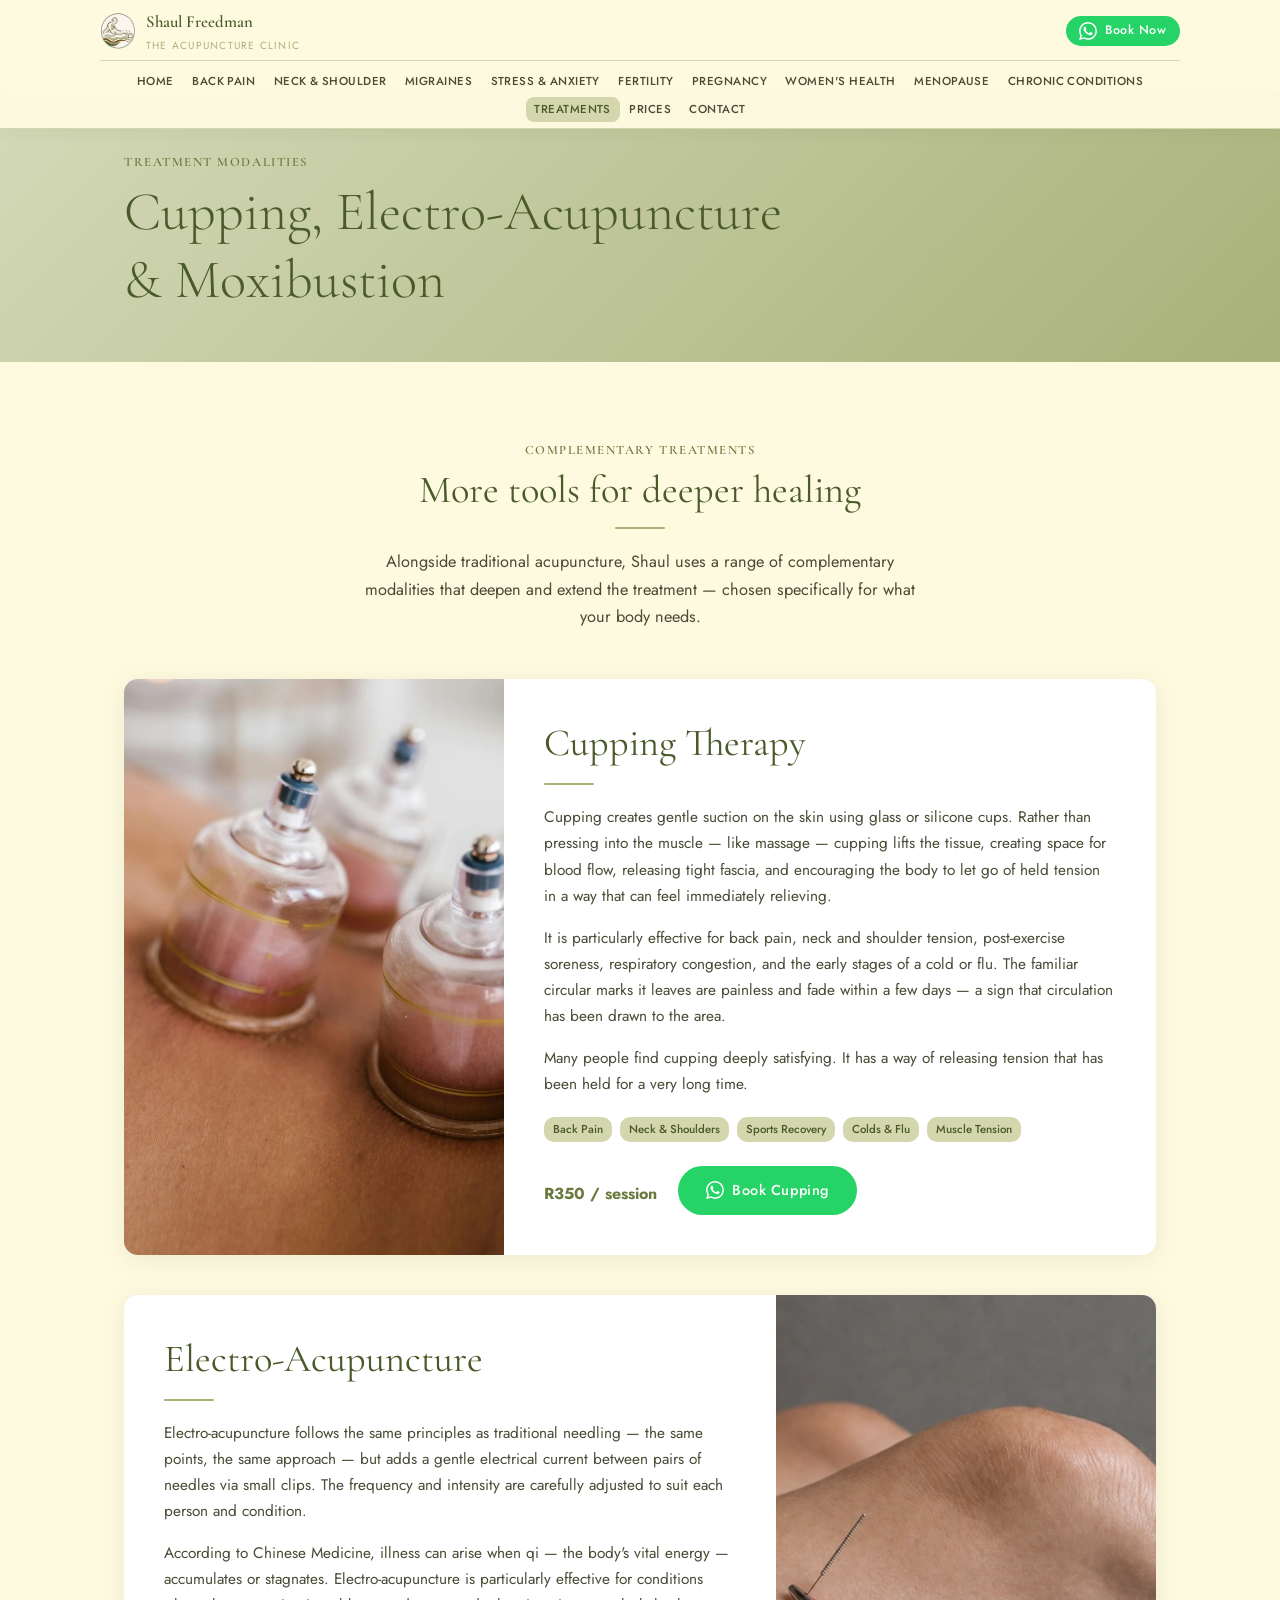
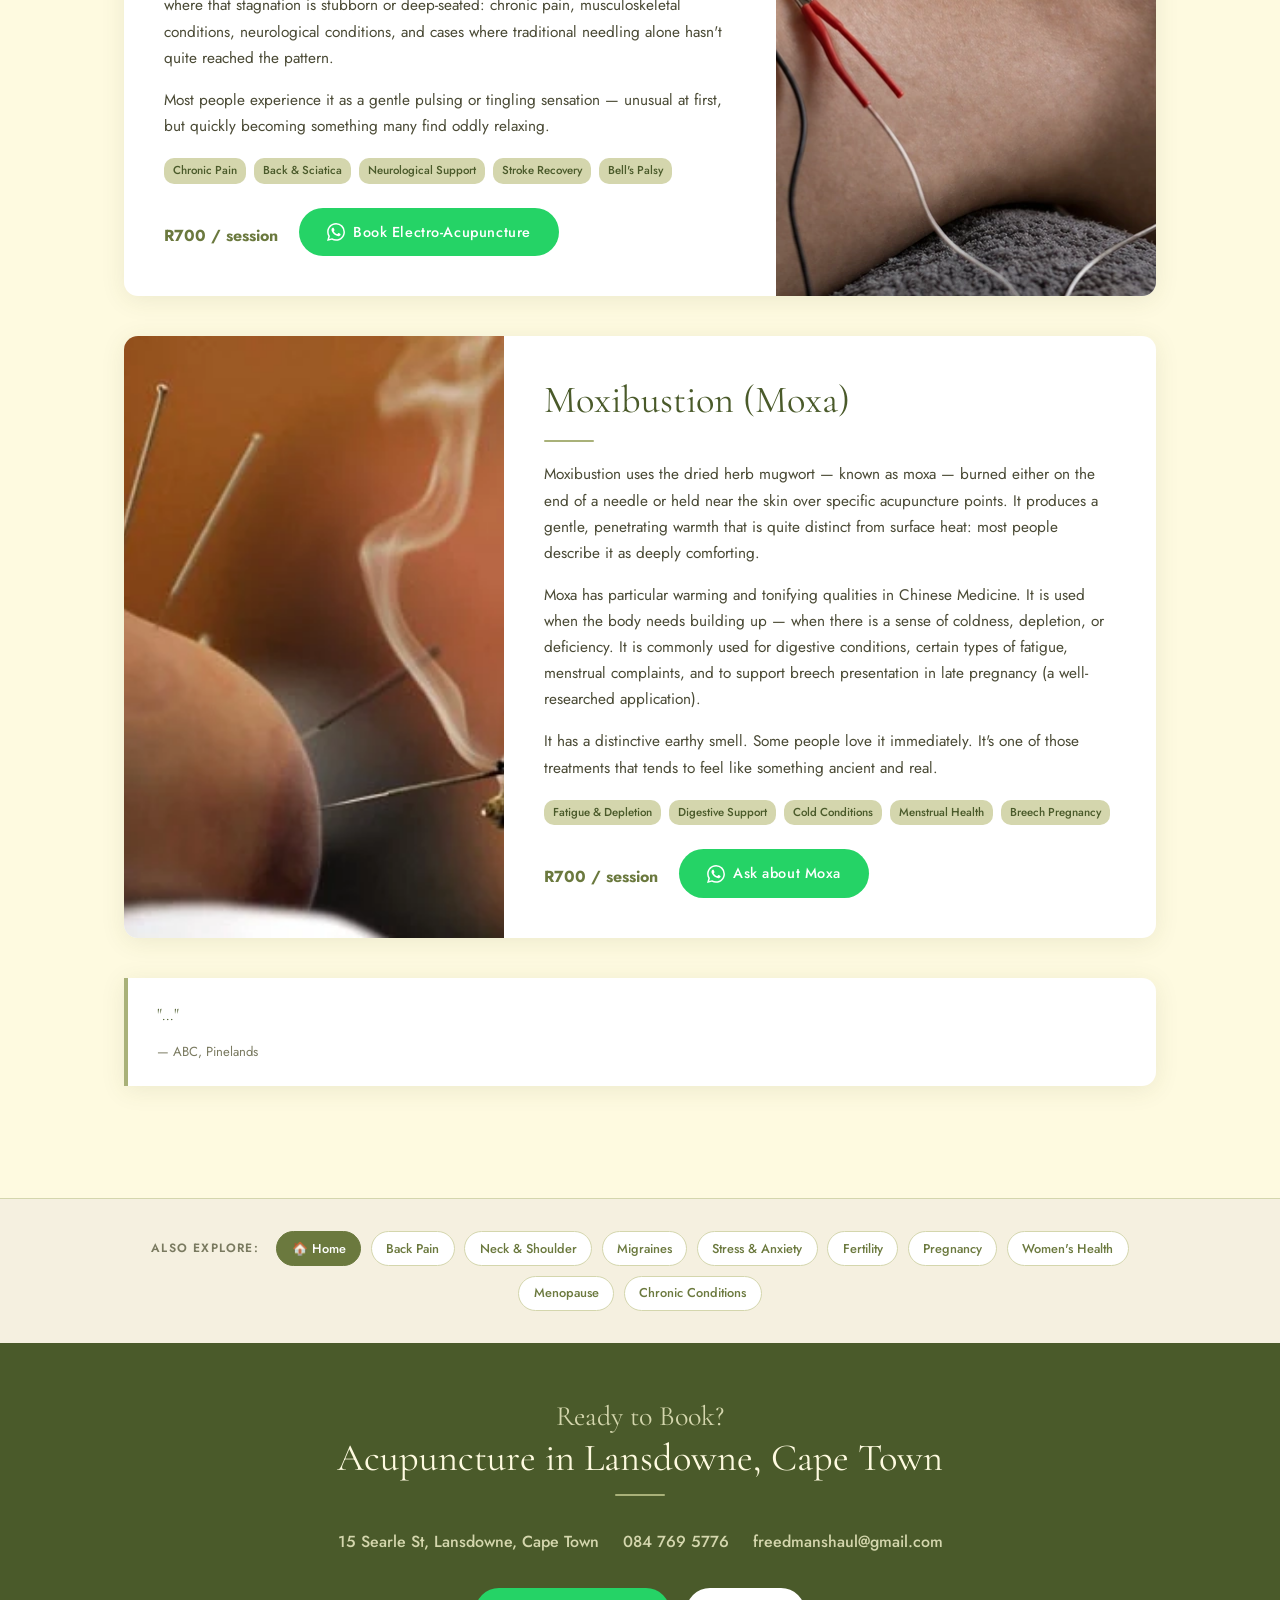
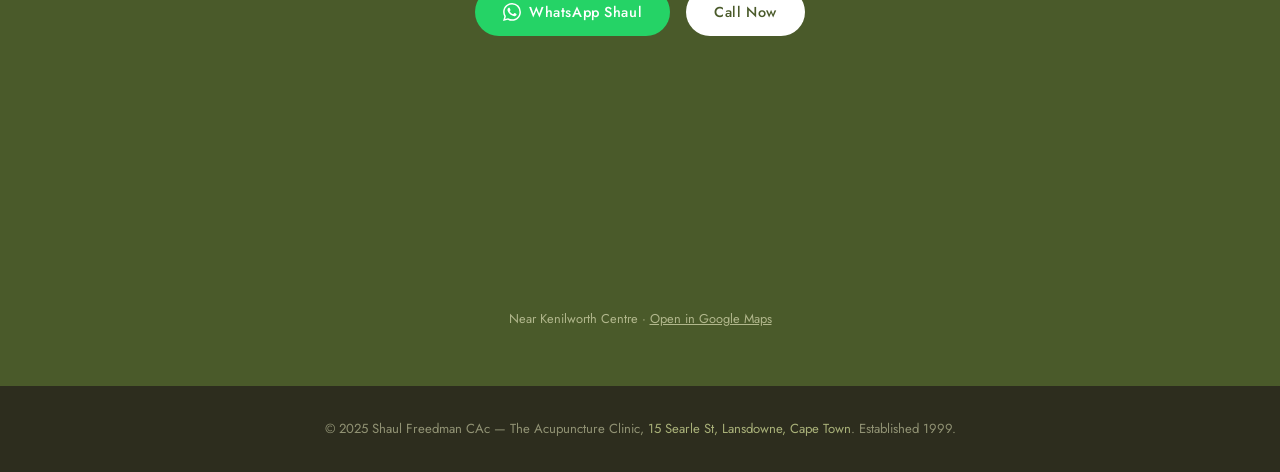
<file: cupping-electro-acupuncture-cape-town.html>
<!DOCTYPE html>
<html lang="en">
<head>
<meta charset="UTF-8">
<meta name="viewport" content="width=device-width, initial-scale=1.0">
<title>Cupping, Electro-Acupuncture & Moxibustion in Cape Town | Shaul Freedman</title>
<meta name="description" content="Cupping therapy, electro-acupuncture and moxibustion in Lansdowne, Cape Town. Complementary modalities offered by Shaul Freedman CAc. 084 769 5776.">
<meta name="keywords" content="cupping therapy cape town, electro acupuncture cape town, moxibustion cape town, cupping lansdowne cape town">
<meta name="author" content="Shaul Freedman">
<meta property="og:url" content="https://acupunctureincapetown.co.za/">
<meta property="og:image" content="https://acupunctureincapetown.co.za/assets/relaxing-acupuncture-clinic-hero.webp">
<meta property="og:image:width" content="1200">
<meta property="og:image:height" content="630">
<link rel="stylesheet" href="style.css">
</head>
<body>
<nav>
  <div class="nav-inner-top">
    <a href="index.html" class="nav-brand">
      <img src="assets/shaul-freedman-acupuncture-logo.webp" alt="Shaul Freedman Acupuncture logo" class="nav-logo">
      <div><span class="nav-brand-name">Shaul Freedman</span><span class="nav-brand-sub">The Acupuncture Clinic</span></div>
    </a>
    <a href="https://wa.me/27847695776?text=Hi%20Shaul%2C%20I%27d%20like%20to%20book%20an%20acupuncture%20treatment." target="_blank" class="btn btn-wa nav-wa" style="font-size:0.78rem;padding:0.35rem 1rem;"><svg class="wa-icon" viewBox="0 0 24 24"><path d="M17.472 14.382c-.297-.149-1.758-.867-2.03-.967-.273-.099-.471-.148-.67.15-.197.297-.767.966-.94 1.164-.173.199-.347.223-.644.075-.297-.15-1.255-.463-2.39-1.475-.883-.788-1.48-1.761-1.653-2.059-.173-.297-.018-.458.13-.606.134-.133.298-.347.446-.52.149-.174.198-.298.298-.497.099-.198.05-.371-.025-.52-.075-.149-.669-1.612-.916-2.207-.242-.579-.487-.5-.669-.51-.173-.008-.371-.01-.57-.01-.198 0-.52.074-.792.372-.272.297-1.04 1.016-1.04 2.479 0 1.462 1.065 2.875 1.213 3.074.149.198 2.096 3.2 5.077 4.487.709.306 1.262.489 1.694.625.712.227 1.36.195 1.871.118.571-.085 1.758-.719 2.006-1.413.248-.694.248-1.289.173-1.413-.074-.124-.272-.198-.57-.347m-5.421 7.403h-.004a9.87 9.87 0 01-5.031-1.378l-.361-.214-3.741.982.998-3.648-.235-.374a9.86 9.86 0 01-1.51-5.26c.001-5.45 4.436-9.884 9.888-9.884 2.64 0 5.122 1.03 6.988 2.898a9.825 9.825 0 012.893 6.994c-.003 5.45-4.437 9.884-9.885 9.884m8.413-18.297A11.815 11.815 0 0012.05 0C5.495 0 .16 5.335.157 11.892c0 2.096.547 4.142 1.588 5.945L.057 24l6.305-1.654a11.882 11.882 0 005.683 1.448h.005c6.554 0 11.89-5.335 11.893-11.893a11.821 11.821 0 00-3.48-8.413Z"/></svg> Book Now</a>
    <button class="hamburger" onclick="toggleMenu()" aria-label="Menu"><span></span><span></span><span></span></button>
  </div>
  <div class="nav-inner-links">
    <ul class="nav-links"><li><a href="index.html" class="">Home</a></li>
<li><a href="back-pain-acupuncture-cape-town.html" class="">Back Pain</a></li>
<li><a href="neck-shoulder-pain-acupuncture-cape-town.html" class="">Neck &amp; Shoulder</a></li>
<li><a href="migraine-headache-acupuncture-cape-town.html" class="">Migraines</a></li>
<li><a href="stress-anxiety-depression-sleep-acupuncture-cape-town.html" class="">Stress &amp; Anxiety</a></li>
<li><a href="fertility-acupuncture-cape-town.html" class="">Fertility</a></li>
<li><a href="pregnancy-acupuncture-cape-town.html" class="">Pregnancy</a></li>
<li><a href="pms-hormonal-health-acupuncture-cape-town.html" class="">Women's Health</a></li>
<li><a href="menopause-acupuncture-cape-town.html" class="">Menopause</a></li>
<li><a href="chronic-conditions-acupuncture-cape-town.html" class="">Chronic Conditions</a></li>
<li><a href="cupping-electro-acupuncture-cape-town.html" class="active">Treatments</a></li>
<li><a href="index.html#pricing">Prices</a></li> 
<li><a href="index.html#contact">Contact</a></li>
</ul>
  </div>
</nav>
<div class="mobile-menu" id="mobile-menu"><a href="index.html">Home</a>
<a href="back-pain-acupuncture-cape-town.html">Back Pain</a>
<a href="neck-shoulder-pain-acupuncture-cape-town.html">Neck &amp; Shoulder</a>
<a href="migraine-headache-acupuncture-cape-town.html">Migraines</a>
<a href="stress-anxiety-depression-sleep-acupuncture-cape-town.html">Stress &amp; Anxiety</a>
<a href="fertility-acupuncture-cape-town.html">Fertility</a>
<a href="pregnancy-acupuncture-cape-town.html">Pregnancy</a>
<a href="pms-hormonal-health-acupuncture-cape-town.html">Women's Health</a>
<a href="menopause-acupuncture-cape-town.html">Menopause</a>
<a href="chronic-conditions-acupuncture-cape-town.html">Chronic Conditions</a>
<a href="cupping-electro-acupuncture-cape-town.html">Treatments</a>
<a href="index.html#pricing">Prices</a>
<a href="index.html#contact">Contact</a>
<a href="https://wa.me/27847695776?text=Hi%20Shaul%2C%20I%27d%20like%20to%20book%20an%20acupuncture%20treatment." target="_blank" style="color:#25D366;font-weight:600;">WhatsApp Shaul</a></div>
<div class="page-wrap">
<section class="page-banner banner-sage">
  <div class="container">
    <h4>Treatment Modalities</h4>
    <h1>Cupping, Electro-Acupuncture &amp; Moxibustion</h1>
  </div>
</section>
<section class="section">
  <div class="container">
    <div class="section-header">
      <h4>Complementary Treatments</h4>
      <h2>More tools for deeper healing</h2>
      <div class="divider"></div>
      <p>Alongside traditional acupuncture, Shaul uses a range of complementary modalities that deepen and extend the treatment — chosen specifically for what your body needs.</p>
    </div>

    <div class="content-block">
      <img src="assets/cupping-therapy-acupuncture-cape-town.webp" alt="Cupping therapy for muscle tension and pain relief in Cape Town" class="block-img">
      <div class="block-body">
        <h2>Cupping Therapy</h2>
        <div class="divider divider-left"></div>
        <p>Cupping creates gentle suction on the skin using glass or silicone cups. Rather than pressing into the muscle — like massage — cupping lifts the tissue, creating space for blood flow, releasing tight fascia, and encouraging the body to let go of held tension in a way that can feel immediately relieving.</p>
        <p>It is particularly effective for back pain, neck and shoulder tension, post-exercise soreness, respiratory congestion, and the early stages of a cold or flu. The familiar circular marks it leaves are painless and fade within a few days — a sign that circulation has been drawn to the area.</p>
        <p>Many people find cupping deeply satisfying. It has a way of releasing tension that has been held for a very long time.</p>
        <div style="display:flex;gap:0.5rem;flex-wrap:wrap;margin-top:1.2rem;">
          <span class="tag">Back Pain</span><span class="tag">Neck &amp; Shoulders</span><span class="tag">Sports Recovery</span><span class="tag">Colds &amp; Flu</span><span class="tag">Muscle Tension</span>
        </div>
        <div style="margin-top:1.5rem;">
          <strong style="font-size:1rem;color:var(--mid-green);">R350 / session</strong>
          <a href="https://wa.me/27847695776?text=Hi%20Shaul%2C%20I%27d%20like%20to%20book%20a%20cupping%20therapy%20session." target="_blank" class="btn btn-wa" style="margin-left:1rem;"><svg class="wa-icon" viewBox="0 0 24 24"><path d="M17.472 14.382c-.297-.149-1.758-.867-2.03-.967-.273-.099-.471-.148-.67.15-.197.297-.767.966-.94 1.164-.173.199-.347.223-.644.075-.297-.15-1.255-.463-2.39-1.475-.883-.788-1.48-1.761-1.653-2.059-.173-.297-.018-.458.13-.606.134-.133.298-.347.446-.52.149-.174.198-.298.298-.497.099-.198.05-.371-.025-.52-.075-.149-.669-1.612-.916-2.207-.242-.579-.487-.5-.669-.51-.173-.008-.371-.01-.57-.01-.198 0-.52.074-.792.372-.272.297-1.04 1.016-1.04 2.479 0 1.462 1.065 2.875 1.213 3.074.149.198 2.096 3.2 5.077 4.487.709.306 1.262.489 1.694.625.712.227 1.36.195 1.871.118.571-.085 1.758-.719 2.006-1.413.248-.694.248-1.289.173-1.413-.074-.124-.272-.198-.57-.347m-5.421 7.403h-.004a9.87 9.87 0 01-5.031-1.378l-.361-.214-3.741.982.998-3.648-.235-.374a9.86 9.86 0 01-1.51-5.26c.001-5.45 4.436-9.884 9.888-9.884 2.64 0 5.122 1.03 6.988 2.898a9.825 9.825 0 012.893 6.994c-.003 5.45-4.437 9.884-9.885 9.884m8.413-18.297A11.815 11.815 0 0012.05 0C5.495 0 .16 5.335.157 11.892c0 2.096.547 4.142 1.588 5.945L.057 24l6.305-1.654a11.882 11.882 0 005.683 1.448h.005c6.554 0 11.89-5.335 11.893-11.893a11.821 11.821 0 00-3.48-8.413Z"/></svg> Book Cupping</a>
        </div>
      </div>
    </div>

    <div class="content-block reverse" style="margin-top:2.5rem;">
      <img src="assets/electro-acupuncture-treatment-cape-town.webp" alt="Electro-acupuncture treatment for pain and chronic conditions in Cape Town" class="block-img">
      <div class="block-body">
        <h2>Electro-Acupuncture</h2>
        <div class="divider divider-left"></div>
        <p>Electro-acupuncture follows the same principles as traditional needling — the same points, the same approach — but adds a gentle electrical current between pairs of needles via small clips. The frequency and intensity are carefully adjusted to suit each person and condition.</p>
        <p>According to Chinese Medicine, illness can arise when qi — the body's vital energy — accumulates or stagnates. Electro-acupuncture is particularly effective for conditions where that stagnation is stubborn or deep-seated: chronic pain, musculoskeletal conditions, neurological conditions, and cases where traditional needling alone hasn't quite reached the pattern.</p>
        <p>Most people experience it as a gentle pulsing or tingling sensation — unusual at first, but quickly becoming something many find oddly relaxing.</p>
        <div style="display:flex;gap:0.5rem;flex-wrap:wrap;margin-top:1.2rem;">
          <span class="tag">Chronic Pain</span><span class="tag">Back &amp; Sciatica</span><span class="tag">Neurological Support</span><span class="tag">Stroke Recovery</span><span class="tag">Bell's Palsy</span>
        </div>
        <div style="margin-top:1.5rem;">
          <strong style="font-size:1rem;color:var(--mid-green);">R700 / session</strong>
          <a href="https://wa.me/27847695776?text=Hi%20Shaul%2C%20I%27d%20like%20to%20book%20an%20electro-acupuncture%20session." target="_blank" class="btn btn-wa" style="margin-left:1rem;"><svg class="wa-icon" viewBox="0 0 24 24"><path d="M17.472 14.382c-.297-.149-1.758-.867-2.03-.967-.273-.099-.471-.148-.67.15-.197.297-.767.966-.94 1.164-.173.199-.347.223-.644.075-.297-.15-1.255-.463-2.39-1.475-.883-.788-1.48-1.761-1.653-2.059-.173-.297-.018-.458.13-.606.134-.133.298-.347.446-.52.149-.174.198-.298.298-.497.099-.198.05-.371-.025-.52-.075-.149-.669-1.612-.916-2.207-.242-.579-.487-.5-.669-.51-.173-.008-.371-.01-.57-.01-.198 0-.52.074-.792.372-.272.297-1.04 1.016-1.04 2.479 0 1.462 1.065 2.875 1.213 3.074.149.198 2.096 3.2 5.077 4.487.709.306 1.262.489 1.694.625.712.227 1.36.195 1.871.118.571-.085 1.758-.719 2.006-1.413.248-.694.248-1.289.173-1.413-.074-.124-.272-.198-.57-.347m-5.421 7.403h-.004a9.87 9.87 0 01-5.031-1.378l-.361-.214-3.741.982.998-3.648-.235-.374a9.86 9.86 0 01-1.51-5.26c.001-5.45 4.436-9.884 9.888-9.884 2.64 0 5.122 1.03 6.988 2.898a9.825 9.825 0 012.893 6.994c-.003 5.45-4.437 9.884-9.885 9.884m8.413-18.297A11.815 11.815 0 0012.05 0C5.495 0 .16 5.335.157 11.892c0 2.096.547 4.142 1.588 5.945L.057 24l6.305-1.654a11.882 11.882 0 005.683 1.448h.005c6.554 0 11.89-5.335 11.893-11.893a11.821 11.821 0 00-3.48-8.413Z"/></svg> Book Electro-Acupuncture</a>
        </div>
      </div>
    </div>

    <div class="content-block" style="margin-top:2.5rem;">
      <img src="assets/moxabustion-acupuncture-cape-town.webp" alt="Moxibustion treatment with acupuncture in Cape Town" class="block-img">
      <div class="block-body">
        <h2>Moxibustion (Moxa)</h2>
        <div class="divider divider-left"></div>
        <p>Moxibustion uses the dried herb mugwort — known as moxa — burned either on the end of a needle or held near the skin over specific acupuncture points. It produces a gentle, penetrating warmth that is quite distinct from surface heat: most people describe it as deeply comforting.</p>
        <p>Moxa has particular warming and tonifying qualities in Chinese Medicine. It is used when the body needs building up — when there is a sense of coldness, depletion, or deficiency. It is commonly used for digestive conditions, certain types of fatigue, menstrual complaints, and to support breech presentation in late pregnancy (a well-researched application).</p>
        <p>It has a distinctive earthy smell. Some people love it immediately. It's one of those treatments that tends to feel like something ancient and real.</p>
        <div style="display:flex;gap:0.5rem;flex-wrap:wrap;margin-top:1.2rem;">
          <span class="tag">Fatigue &amp; Depletion</span><span class="tag">Digestive Support</span><span class="tag">Cold Conditions</span><span class="tag">Menstrual Health</span><span class="tag">Breech Pregnancy</span>
        </div>
        <div style="margin-top:1.5rem;">
          <strong style="font-size:1rem;color:var(--mid-green);">R700 / session</strong>
          <a href="https://wa.me/27847695776?text=Hi%20Shaul%2C%20I%27d%20like%20to%20find%20out%20about%20moxibustion%20treatment." target="_blank" class="btn btn-wa" style="margin-left:1rem;"><svg class="wa-icon" viewBox="0 0 24 24"><path d="M17.472 14.382c-.297-.149-1.758-.867-2.03-.967-.273-.099-.471-.148-.67.15-.197.297-.767.966-.94 1.164-.173.199-.347.223-.644.075-.297-.15-1.255-.463-2.39-1.475-.883-.788-1.48-1.761-1.653-2.059-.173-.297-.018-.458.13-.606.134-.133.298-.347.446-.52.149-.174.198-.298.298-.497.099-.198.05-.371-.025-.52-.075-.149-.669-1.612-.916-2.207-.242-.579-.487-.5-.669-.51-.173-.008-.371-.01-.57-.01-.198 0-.52.074-.792.372-.272.297-1.04 1.016-1.04 2.479 0 1.462 1.065 2.875 1.213 3.074.149.198 2.096 3.2 5.077 4.487.709.306 1.262.489 1.694.625.712.227 1.36.195 1.871.118.571-.085 1.758-.719 2.006-1.413.248-.694.248-1.289.173-1.413-.074-.124-.272-.198-.57-.347m-5.421 7.403h-.004a9.87 9.87 0 01-5.031-1.378l-.361-.214-3.741.982.998-3.648-.235-.374a9.86 9.86 0 01-1.51-5.26c.001-5.45 4.436-9.884 9.888-9.884 2.64 0 5.122 1.03 6.988 2.898a9.825 9.825 0 012.893 6.994c-.003 5.45-4.437 9.884-9.885 9.884m8.413-18.297A11.815 11.815 0 0012.05 0C5.495 0 .16 5.335.157 11.892c0 2.096.547 4.142 1.588 5.945L.057 24l6.305-1.654a11.882 11.882 0 005.683 1.448h.005c6.554 0 11.89-5.335 11.893-11.893a11.821 11.821 0 00-3.48-8.413Z"/></svg> Ask about Moxa</a>
        </div>
      </div>
    </div>

    <div class="testimonial" style="margin-top:2rem;">
      <p>"..."</p>
      <cite>— ABC, Pinelands</cite>
    </div>
  </div>
</section>
<div class="related-strip">
  <div class="container"><div class="related-strip-inner">
    <span class="related-strip-label">Also explore:</span><a href="index.html" class="related-link home">🏠 Home</a>
<a href="back-pain-acupuncture-cape-town.html" class="related-link">Back Pain</a>
<a href="neck-shoulder-pain-acupuncture-cape-town.html" class="related-link">Neck &amp; Shoulder</a>
<a href="migraine-headache-acupuncture-cape-town.html" class="related-link">Migraines</a>
<a href="stress-anxiety-depression-sleep-acupuncture-cape-town.html" class="related-link">Stress &amp; Anxiety</a>
<a href="fertility-acupuncture-cape-town.html" class="related-link">Fertility</a>
<a href="pregnancy-acupuncture-cape-town.html" class="related-link">Pregnancy</a>
<a href="pms-hormonal-health-acupuncture-cape-town.html" class="related-link">Women's Health</a>
<a href="menopause-acupuncture-cape-town.html" class="related-link">Menopause</a>
<a href="chronic-conditions-acupuncture-cape-town.html" class="related-link">Chronic Conditions</a>

  </div></div>
</div>
<!-- READY TO BOOK / CONTACT -->
<section class="contact-strip" id="contact">
  <div class="container">
    <h3 style="color:var(--pale-green);">Ready to Book?</h3>
    <h2>Acupuncture in Lansdowne, Cape Town</h2>
    <div class="divider"></div>
    <div class="contact-details">
      <span class="contact-detail"><a href="https://www.google.com/maps/search/15+Searle+St+Lansdowne+Cape+Town" target="_blank" rel="noopener" style="color:var(--pale-green);">15 Searle St, Lansdowne, Cape Town</a></span>
      <span class="contact-detail"><a href="tel:+27847695776" style="color:var(--pale-green);">084 769 5776</a></span>
      <span class="contact-detail"><a href="mailto:freedmanshaul@gmail.com" style="color:var(--pale-green);">freedmanshaul@gmail.com</a></span>
    </div>
   <div class="contact-btns">
      <a href="https://wa.me/27847695776?text=Hi%20Shaul%2C%20I%27d%20like%20to%20book%20an%20acupuncture%20treatment." target="_blank" class="btn btn-wa"><svg class="wa-icon" viewBox="0 0 24 24"><path d="M17.472 14.382c-.297-.149-1.758-.867-2.03-.967-.273-.099-.471-.148-.67.15-.197.297-.767.966-.94 1.164-.173.199-.347.223-.644.075-.297-.15-1.255-.463-2.39-1.475-.883-.788-1.48-1.761-1.653-2.059-.173-.297-.018-.458.13-.606.134-.133.298-.347.446-.52.149-.174.198-.298.298-.497.099-.198.05-.371-.025-.52-.075-.149-.669-1.612-.916-2.207-.242-.579-.487-.5-.669-.51-.173-.008-.371-.01-.57-.01-.198 0-.52.074-.792.372-.272.297-1.04 1.016-1.04 2.479 0 1.462 1.065 2.875 1.213 3.074.149.198 2.096 3.2 5.077 4.487.709.306 1.262.489 1.694.625.712.227 1.36.195 1.871.118.571-.085 1.758-.719 2.006-1.413.248-.694.248-1.289.173-1.413-.074-.124-.272-.198-.57-.347m-5.421 7.403h-.004a9.87 9.87 0 01-5.031-1.378l-.361-.214-3.741.982.998-3.648-.235-.374a9.86 9.86 0 01-1.51-5.26c.001-5.45 4.436-9.884 9.888-9.884 2.64 0 5.122 1.03 6.988 2.898a9.825 9.825 0 012.893 6.994c-.003 5.45-4.437 9.884-9.885 9.884m8.413-18.297A11.815 11.815 0 0012.05 0C5.495 0 .16 5.335.157 11.892c0 2.096.547 4.142 1.588 5.945L.057 24l6.305-1.654a11.882 11.882 0 005.683 1.448h.005c6.554 0 11.89-5.335 11.893-11.893a11.821 11.821 0 00-3.48-8.413Z"/></svg> WhatsApp Shaul</a>
      <a href="tel:+27847695776" class="btn btn-white">Call Now</a>
    </div>

    <div style="margin-top:2.5rem;">
      <div style="border-radius:var(--radius);overflow:hidden;max-width:640px;margin:0 auto;opacity:0.9;">
        <iframe
          src="https://www.google.com/maps/embed?pb=!1m18!1m12!1m3!1d12693.978609809716!2d18.48299224400942!3d-33.98586539672787!2m3!1f0!2f0!3f0!3m2!1i1024!2i768!4f13.1!3m3!1m2!1s0x1dcc4338da3aa5c3%3A0x822cbae9c2468ecc!2s15%20Searle%20St%2C%20Lansdowne%2C%20Cape%20Town%2C%207780!5e0!3m2!1sen!2sza!4v1778156755630!5m2!1sen!2sza"
          width="640"
          height="220"
          style="border:0;display:block;width:100%;height:220px;"
          allowfullscreen=""
          loading="lazy"
          referrerpolicy="no-referrer-when-downgrade"
          title="Shaul Freedman Acupuncture Clinic — near Kenilworth Centre, Cape Town">
        </iframe>
      </div>
      <p style="font-size:0.8rem;color:var(--pale-green);margin-top:0.75rem;opacity:0.75;">Near Kenilworth Centre · <a href="https://www.google.com/maps/search/?api=1&query=15+Searle+St,+Lansdowne,+Cape+Town" target="_blank" rel="noopener" style="color:var(--pale-green);text-decoration:underline;">Open in Google Maps</a></p>
    </div>

  </div>
</section>

<footer><div class="container">
  <p>© 2025 Shaul Freedman CAc — The Acupuncture Clinic, <a href="https://www.google.com/maps/search/15+Searle+St+Lansdowne+Cape+Town" target="_blank" rel="noopener" style="color:var(--light-green);">15 Searle St, Lansdowne, Cape Town</a>. Established 1999.</p>
</div></footer>
<button id="back-to-top" onclick="window.scrollTo({top:0,behavior:'smooth'})" title="Back to top">↑</button>
<script>
function toggleMenu(){document.getElementById('mobile-menu').classList.toggle('open');}
window.addEventListener('scroll',()=>{
  document.getElementById('back-to-top').classList.toggle('visible',window.scrollY>300);
  document.getElementById('mobile-menu').classList.remove('open');
});
document.querySelectorAll('.faq-q').forEach(btn=>{
  btn.addEventListener('click',()=>{
    const item=btn.closest('.faq-item');
    const wasOpen=item.classList.contains('open');
    document.querySelectorAll('.faq-item').forEach(i=>i.classList.remove('open'));
    if(!wasOpen)item.classList.add('open');
  });
});
</script>
</div>
</body>
</html>
</file>
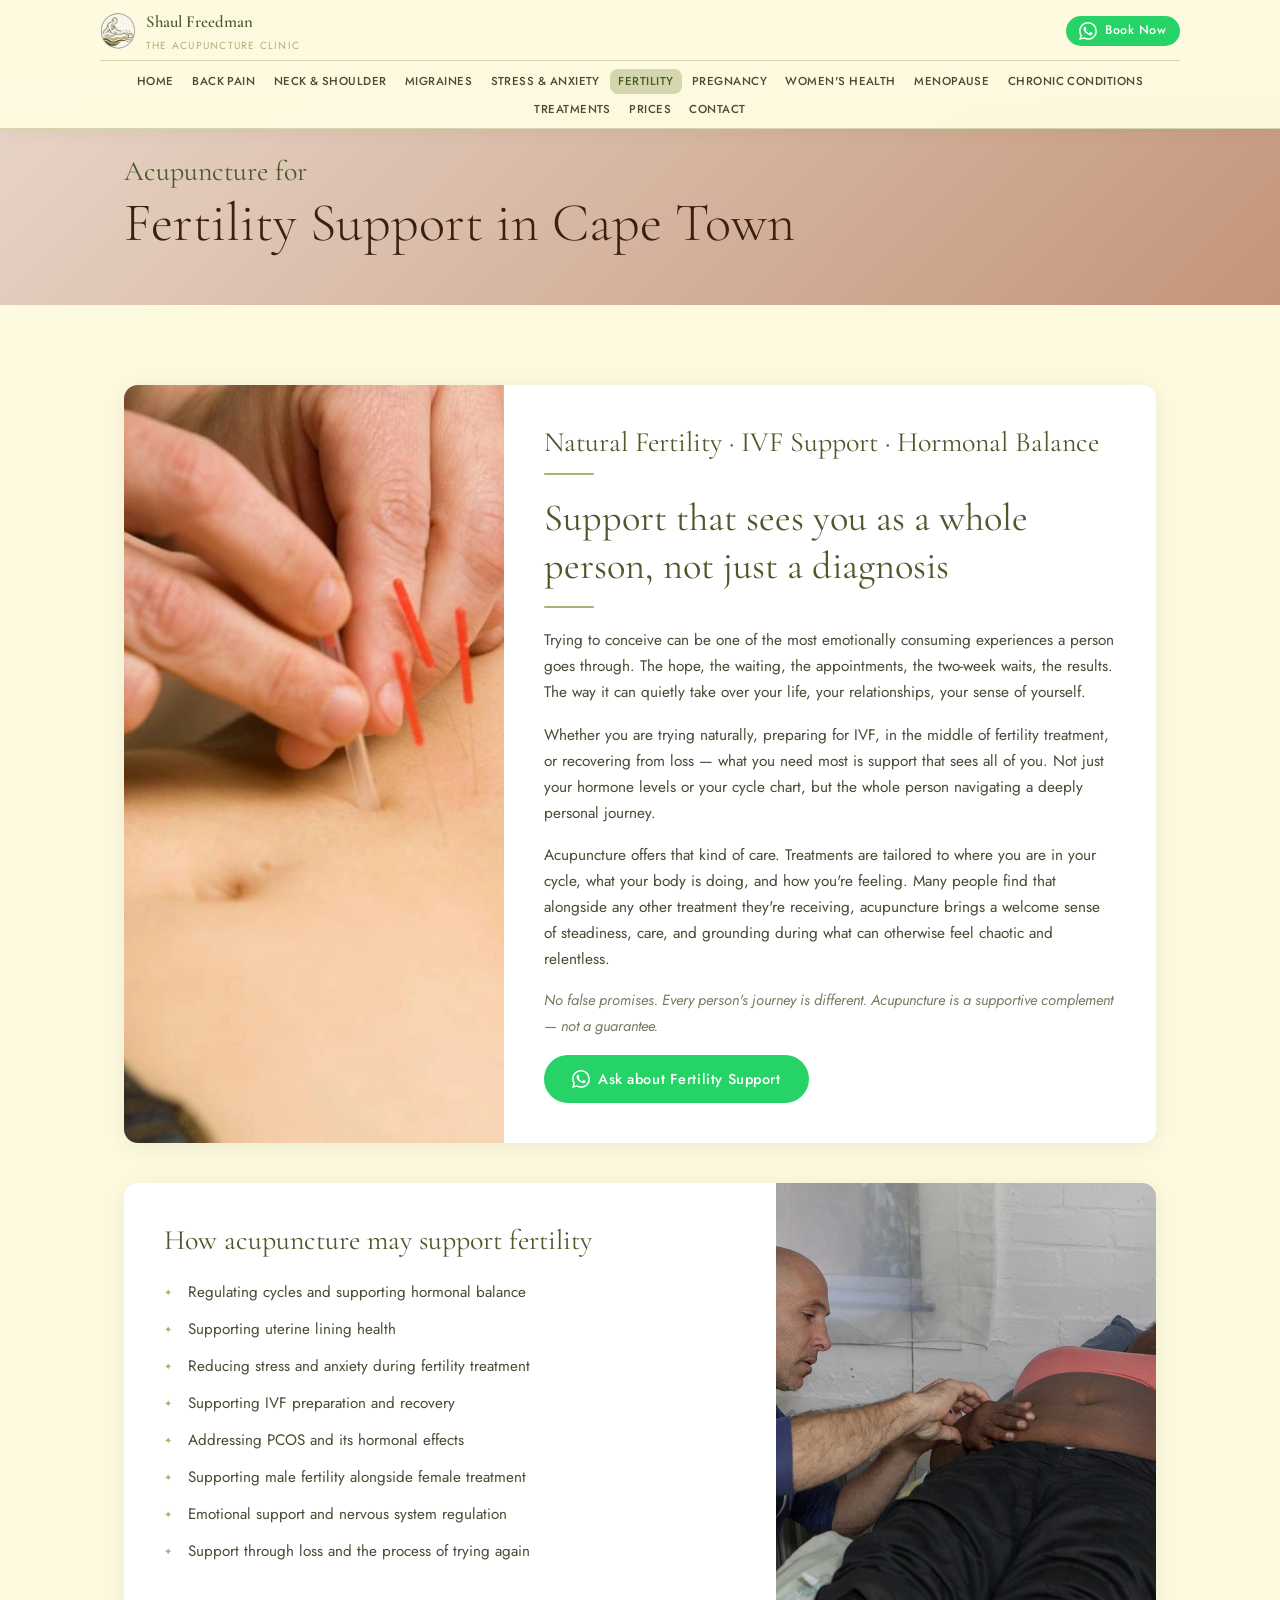
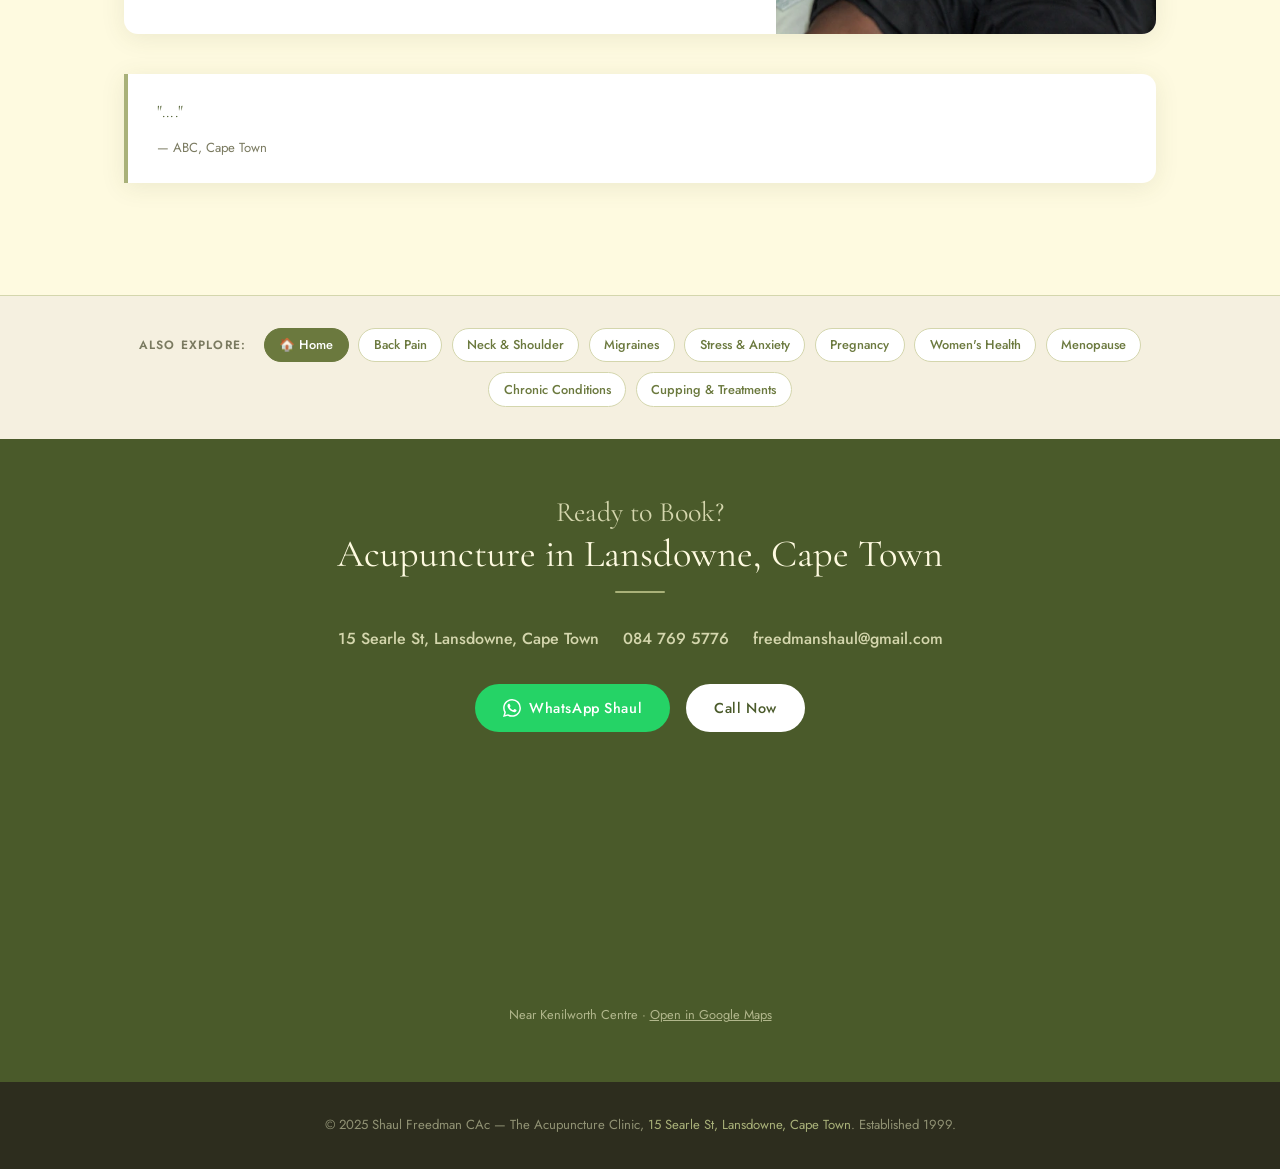
<file: fertility-acupuncture-cape-town.html>
<!DOCTYPE html>
<html lang="en">
<head>
<meta charset="UTF-8">
<meta name="viewport" content="width=device-width, initial-scale=1.0">
<title>Fertility Acupuncture in Cape Town | IVF Support | Shaul Freedman</title>
<meta name="description" content="Acupuncture for fertility, IVF support and hormonal balance in Cape Town. Compassionate whole-person care. Shaul Freedman CAc. 084 769 5776.">
<meta name="keywords" content="fertility acupuncture cape town, IVF acupuncture cape town, acupuncture for fertility southern suburbs cape town">
<meta name="author" content="Shaul Freedman">
<meta property="og:url" content="https://acupunctureincapetown.co.za/">
<meta property="og:image" content="https://acupunctureincapetown.co.za/assets/relaxing-acupuncture-clinic-hero.webp">
<meta property="og:image:width" content="1200">
<meta property="og:image:height" content="630">
<link rel="stylesheet" href="style.css">
</head>
<body>
<nav>
  <div class="nav-inner-top">
    <a href="index.html" class="nav-brand">
      <img src="assets/shaul-freedman-acupuncture-logo.webp" alt="Shaul Freedman Acupuncture logo" class="nav-logo">
      <div><span class="nav-brand-name">Shaul Freedman</span><span class="nav-brand-sub">The Acupuncture Clinic</span></div>
    </a>
    <a href="https://wa.me/27847695776?text=Hi%20Shaul%2C%20I%27d%20like%20to%20book%20an%20acupuncture%20treatment." target="_blank" class="btn btn-wa nav-wa" style="font-size:0.78rem;padding:0.35rem 1rem;"><svg class="wa-icon" viewBox="0 0 24 24"><path d="M17.472 14.382c-.297-.149-1.758-.867-2.03-.967-.273-.099-.471-.148-.67.15-.197.297-.767.966-.94 1.164-.173.199-.347.223-.644.075-.297-.15-1.255-.463-2.39-1.475-.883-.788-1.48-1.761-1.653-2.059-.173-.297-.018-.458.13-.606.134-.133.298-.347.446-.52.149-.174.198-.298.298-.497.099-.198.05-.371-.025-.52-.075-.149-.669-1.612-.916-2.207-.242-.579-.487-.5-.669-.51-.173-.008-.371-.01-.57-.01-.198 0-.52.074-.792.372-.272.297-1.04 1.016-1.04 2.479 0 1.462 1.065 2.875 1.213 3.074.149.198 2.096 3.2 5.077 4.487.709.306 1.262.489 1.694.625.712.227 1.36.195 1.871.118.571-.085 1.758-.719 2.006-1.413.248-.694.248-1.289.173-1.413-.074-.124-.272-.198-.57-.347m-5.421 7.403h-.004a9.87 9.87 0 01-5.031-1.378l-.361-.214-3.741.982.998-3.648-.235-.374a9.86 9.86 0 01-1.51-5.26c.001-5.45 4.436-9.884 9.888-9.884 2.64 0 5.122 1.03 6.988 2.898a9.825 9.825 0 012.893 6.994c-.003 5.45-4.437 9.884-9.885 9.884m8.413-18.297A11.815 11.815 0 0012.05 0C5.495 0 .16 5.335.157 11.892c0 2.096.547 4.142 1.588 5.945L.057 24l6.305-1.654a11.882 11.882 0 005.683 1.448h.005c6.554 0 11.89-5.335 11.893-11.893a11.821 11.821 0 00-3.48-8.413Z"/></svg> Book Now</a>
    <button class="hamburger" onclick="toggleMenu()" aria-label="Menu"><span></span><span></span><span></span></button>
  </div>
  <div class="nav-inner-links">
    <ul class="nav-links"><li><a href="index.html" class="">Home</a></li>
<li><a href="back-pain-acupuncture-cape-town.html" class="">Back Pain</a></li>
<li><a href="neck-shoulder-pain-acupuncture-cape-town.html" class="">Neck &amp; Shoulder</a></li>
<li><a href="migraine-headache-acupuncture-cape-town.html" class="">Migraines</a></li>
<li><a href="stress-anxiety-depression-sleep-acupuncture-cape-town.html" class="">Stress &amp; Anxiety</a></li>
<li><a href="fertility-acupuncture-cape-town.html" class="active">Fertility</a></li>
<li><a href="pregnancy-acupuncture-cape-town.html" class="">Pregnancy</a></li>
<li><a href="pms-hormonal-health-acupuncture-cape-town.html" class="">Women's Health</a></li>
<li><a href="menopause-acupuncture-cape-town.html" class="">Menopause</a></li>
<li><a href="chronic-conditions-acupuncture-cape-town.html" class="">Chronic Conditions</a></li>
<li><a href="cupping-electro-acupuncture-cape-town.html" class="">Treatments</a></li>
<li><a href="index.html#pricing">Prices</a></li> 
<li><a href="index.html#contact">Contact</a></li>      
</ul>
  </div>
</nav>
<div class="mobile-menu" id="mobile-menu"><a href="index.html">Home</a>
<a href="back-pain-acupuncture-cape-town.html">Back Pain</a>
<a href="neck-shoulder-pain-acupuncture-cape-town.html">Neck &amp; Shoulder</a>
<a href="migraine-headache-acupuncture-cape-town.html">Migraines</a>
<a href="stress-anxiety-depression-sleep-acupuncture-cape-town.html">Stress &amp; Anxiety</a>
<a href="fertility-acupuncture-cape-town.html">Fertility</a>
<a href="pregnancy-acupuncture-cape-town.html">Pregnancy</a>
<a href="pms-hormonal-health-acupuncture-cape-town.html">Women's Health</a>
<a href="menopause-acupuncture-cape-town.html">Menopause</a>
<a href="chronic-conditions-acupuncture-cape-town.html">Chronic Conditions</a>
<a href="cupping-electro-acupuncture-cape-town.html">Treatments</a>
<a href="index.html#pricing">Prices</a>
<a href="index.html#contact">Contact</a>
<a href="https://wa.me/27847695776?text=Hi%20Shaul%2C%20I%27d%20like%20to%20book%20an%20acupuncture%20treatment." target="_blank" style="color:#25D366;font-weight:600;">WhatsApp Shaul</a></div>
<div class="page-wrap">
<section class="page-banner banner-rose">
  <div class="container">
    <h3>Acupuncture for</h3>
    <h1>Fertility Support in Cape Town</h1>
  </div>
</section>
<section class="section">
  <div class="container">
    <div class="content-block">
      <img src="assets/fertility-acupuncture-cape-town.webp" alt="Acupuncture for fertility support and IVF in Cape Town" class="block-img">
      <div class="block-body">
        <h3>Natural Fertility · IVF Support · Hormonal Balance</h3>
        <div class="divider divider-left"></div>
        <h2>Support that sees you as a whole person, not just a diagnosis</h2>
        <div class="divider divider-left"></div>
        <p>Trying to conceive can be one of the most emotionally consuming experiences a person goes through. The hope, the waiting, the appointments, the two-week waits, the results. The way it can quietly take over your life, your relationships, your sense of yourself.</p>
        <p>Whether you are trying naturally, preparing for IVF, in the middle of fertility treatment, or recovering from loss — what you need most is support that sees all of you. Not just your hormone levels or your cycle chart, but the whole person navigating a deeply personal journey.</p>
        <p>Acupuncture offers that kind of care. Treatments are tailored to where you are in your cycle, what your body is doing, and how you're feeling. Many people find that alongside any other treatment they're receiving, acupuncture brings a welcome sense of steadiness, care, and grounding during what can otherwise feel chaotic and relentless.</p>
        <p style="font-size:0.92rem;color:var(--text-light);font-style:italic;">No false promises. Every person's journey is different. Acupuncture is a supportive complement — not a guarantee.</p>
        <a href="https://wa.me/27847695776?text=Hi%20Shaul%2C%20I%27m%20interested%20in%20acupuncture%20for%20fertility%20support." target="_blank" class="btn btn-wa"><svg class="wa-icon" viewBox="0 0 24 24"><path d="M17.472 14.382c-.297-.149-1.758-.867-2.03-.967-.273-.099-.471-.148-.67.15-.197.297-.767.966-.94 1.164-.173.199-.347.223-.644.075-.297-.15-1.255-.463-2.39-1.475-.883-.788-1.48-1.761-1.653-2.059-.173-.297-.018-.458.13-.606.134-.133.298-.347.446-.52.149-.174.198-.298.298-.497.099-.198.05-.371-.025-.52-.075-.149-.669-1.612-.916-2.207-.242-.579-.487-.5-.669-.51-.173-.008-.371-.01-.57-.01-.198 0-.52.074-.792.372-.272.297-1.04 1.016-1.04 2.479 0 1.462 1.065 2.875 1.213 3.074.149.198 2.096 3.2 5.077 4.487.709.306 1.262.489 1.694.625.712.227 1.36.195 1.871.118.571-.085 1.758-.719 2.006-1.413.248-.694.248-1.289.173-1.413-.074-.124-.272-.198-.57-.347m-5.421 7.403h-.004a9.87 9.87 0 01-5.031-1.378l-.361-.214-3.741.982.998-3.648-.235-.374a9.86 9.86 0 01-1.51-5.26c.001-5.45 4.436-9.884 9.888-9.884 2.64 0 5.122 1.03 6.988 2.898a9.825 9.825 0 012.893 6.994c-.003 5.45-4.437 9.884-9.885 9.884m8.413-18.297A11.815 11.815 0 0012.05 0C5.495 0 .16 5.335.157 11.892c0 2.096.547 4.142 1.588 5.945L.057 24l6.305-1.654a11.882 11.882 0 005.683 1.448h.005c6.554 0 11.89-5.335 11.893-11.893a11.821 11.821 0 00-3.48-8.413Z"/></svg> Ask about Fertility Support</a>
      </div>
    </div>
    <div class="content-block reverse" style="margin-top:2.5rem;">
      <img src="assets/womens-health-acupuncture-cape-town.webp" alt="Acupuncture for women's health and hormonal support in Cape Town" class="block-img">
      <div class="block-body">
        <h3>How acupuncture may support fertility</h3>
        <ul class="content-list">
          <li>Regulating cycles and supporting hormonal balance</li>
          <li>Supporting uterine lining health</li>
          <li>Reducing stress and anxiety during fertility treatment</li>
          <li>Supporting IVF preparation and recovery</li>
          <li>Addressing PCOS and its hormonal effects</li>
          <li>Supporting male fertility alongside female treatment</li>
          <li>Emotional support and nervous system regulation</li>
          <li>Support through loss and the process of trying again</li>
        </ul>
      </div>
    </div>
    <div class="testimonial">
      <p>"...."</p>
      <cite>— ABC, Cape Town</cite>
    </div>
  </div>
</section>
<div class="related-strip">
  <div class="container"><div class="related-strip-inner">
    <span class="related-strip-label">Also explore:</span><a href="index.html" class="related-link home">🏠 Home</a>
<a href="back-pain-acupuncture-cape-town.html" class="related-link">Back Pain</a>
<a href="neck-shoulder-pain-acupuncture-cape-town.html" class="related-link">Neck &amp; Shoulder</a>
<a href="migraine-headache-acupuncture-cape-town.html" class="related-link">Migraines</a>
<a href="stress-anxiety-depression-sleep-acupuncture-cape-town.html" class="related-link">Stress &amp; Anxiety</a>
<a href="pregnancy-acupuncture-cape-town.html" class="related-link">Pregnancy</a>
<a href="pms-hormonal-health-acupuncture-cape-town.html" class="related-link">Women's Health</a>
<a href="menopause-acupuncture-cape-town.html" class="related-link">Menopause</a>
<a href="chronic-conditions-acupuncture-cape-town.html" class="related-link">Chronic Conditions</a>
<a href="cupping-electro-acupuncture-cape-town.html" class="related-link">Cupping &amp; Treatments</a>
 </div>
  </div>
</div>

<!-- READY TO BOOK / CONTACT -->
<section class="contact-strip" id="contact">
  <div class="container">
    <h3 style="color:var(--pale-green);">Ready to Book?</h3>
    <h2>Acupuncture in Lansdowne, Cape Town</h2>
    <div class="divider"></div>
    <div class="contact-details">
      <span class="contact-detail"><a href="https://www.google.com/maps/search/15+Searle+St+Lansdowne+Cape+Town" target="_blank" rel="noopener" style="color:var(--pale-green);">15 Searle St, Lansdowne, Cape Town</a></span>
      <span class="contact-detail"><a href="tel:+27847695776" style="color:var(--pale-green);">084 769 5776</a></span>
      <span class="contact-detail"><a href="mailto:freedmanshaul@gmail.com" style="color:var(--pale-green);">freedmanshaul@gmail.com</a></span>
    </div>
   <div class="contact-btns">
      <a href="https://wa.me/27847695776?text=Hi%20Shaul%2C%20I%27d%20like%20to%20book%20an%20acupuncture%20treatment." target="_blank" class="btn btn-wa"><svg class="wa-icon" viewBox="0 0 24 24"><path d="M17.472 14.382c-.297-.149-1.758-.867-2.03-.967-.273-.099-.471-.148-.67.15-.197.297-.767.966-.94 1.164-.173.199-.347.223-.644.075-.297-.15-1.255-.463-2.39-1.475-.883-.788-1.48-1.761-1.653-2.059-.173-.297-.018-.458.13-.606.134-.133.298-.347.446-.52.149-.174.198-.298.298-.497.099-.198.05-.371-.025-.52-.075-.149-.669-1.612-.916-2.207-.242-.579-.487-.5-.669-.51-.173-.008-.371-.01-.57-.01-.198 0-.52.074-.792.372-.272.297-1.04 1.016-1.04 2.479 0 1.462 1.065 2.875 1.213 3.074.149.198 2.096 3.2 5.077 4.487.709.306 1.262.489 1.694.625.712.227 1.36.195 1.871.118.571-.085 1.758-.719 2.006-1.413.248-.694.248-1.289.173-1.413-.074-.124-.272-.198-.57-.347m-5.421 7.403h-.004a9.87 9.87 0 01-5.031-1.378l-.361-.214-3.741.982.998-3.648-.235-.374a9.86 9.86 0 01-1.51-5.26c.001-5.45 4.436-9.884 9.888-9.884 2.64 0 5.122 1.03 6.988 2.898a9.825 9.825 0 012.893 6.994c-.003 5.45-4.437 9.884-9.885 9.884m8.413-18.297A11.815 11.815 0 0012.05 0C5.495 0 .16 5.335.157 11.892c0 2.096.547 4.142 1.588 5.945L.057 24l6.305-1.654a11.882 11.882 0 005.683 1.448h.005c6.554 0 11.89-5.335 11.893-11.893a11.821 11.821 0 00-3.48-8.413Z"/></svg> WhatsApp Shaul</a>
      <a href="tel:+27847695776" class="btn btn-white">Call Now</a>
    </div>

    <div style="margin-top:2.5rem;">
      <div style="border-radius:var(--radius);overflow:hidden;max-width:640px;margin:0 auto;opacity:0.9;">
        <iframe
          src="https://www.google.com/maps/embed?pb=!1m18!1m12!1m3!1d12693.978609809716!2d18.48299224400942!3d-33.98586539672787!2m3!1f0!2f0!3f0!3m2!1i1024!2i768!4f13.1!3m3!1m2!1s0x1dcc4338da3aa5c3%3A0x822cbae9c2468ecc!2s15%20Searle%20St%2C%20Lansdowne%2C%20Cape%20Town%2C%207780!5e0!3m2!1sen!2sza!4v1778156755630!5m2!1sen!2sza"
          width="640"
          height="220"
          style="border:0;display:block;width:100%;height:220px;"
          allowfullscreen=""
          loading="lazy"
          referrerpolicy="no-referrer-when-downgrade"
          title="Shaul Freedman Acupuncture Clinic — near Kenilworth Centre, Cape Town">
        </iframe>
      </div>
      <p style="font-size:0.8rem;color:var(--pale-green);margin-top:0.75rem;opacity:0.75;">Near Kenilworth Centre · <a href="https://www.google.com/maps/search/?api=1&query=15+Searle+St,+Lansdowne,+Cape+Town" target="_blank" rel="noopener" style="color:var(--pale-green);text-decoration:underline;">Open in Google Maps</a></p>
    </div>

  </div>
</section>
  
<footer><div class="container">
  <p>© 2025 Shaul Freedman CAc — The Acupuncture Clinic, <a href="https://www.google.com/maps/search/15+Searle+St+Lansdowne+Cape+Town" target="_blank" rel="noopener" style="color:var(--light-green);">15 Searle St, Lansdowne, Cape Town</a>. Established 1999.</p>
</div></footer>
<button id="back-to-top" onclick="window.scrollTo({top:0,behavior:'smooth'})" title="Back to top">↑</button>
<script>
function toggleMenu(){document.getElementById('mobile-menu').classList.toggle('open');}
window.addEventListener('scroll',()=>{
  document.getElementById('back-to-top').classList.toggle('visible',window.scrollY>300);
  document.getElementById('mobile-menu').classList.remove('open');
});
document.querySelectorAll('.faq-q').forEach(btn=>{
  btn.addEventListener('click',()=>{
    const item=btn.closest('.faq-item');
    const wasOpen=item.classList.contains('open');
    document.querySelectorAll('.faq-item').forEach(i=>i.classList.remove('open'));
    if(!wasOpen)item.classList.add('open');
  });
});
</script>
</div>
</body>
</html>
</file>
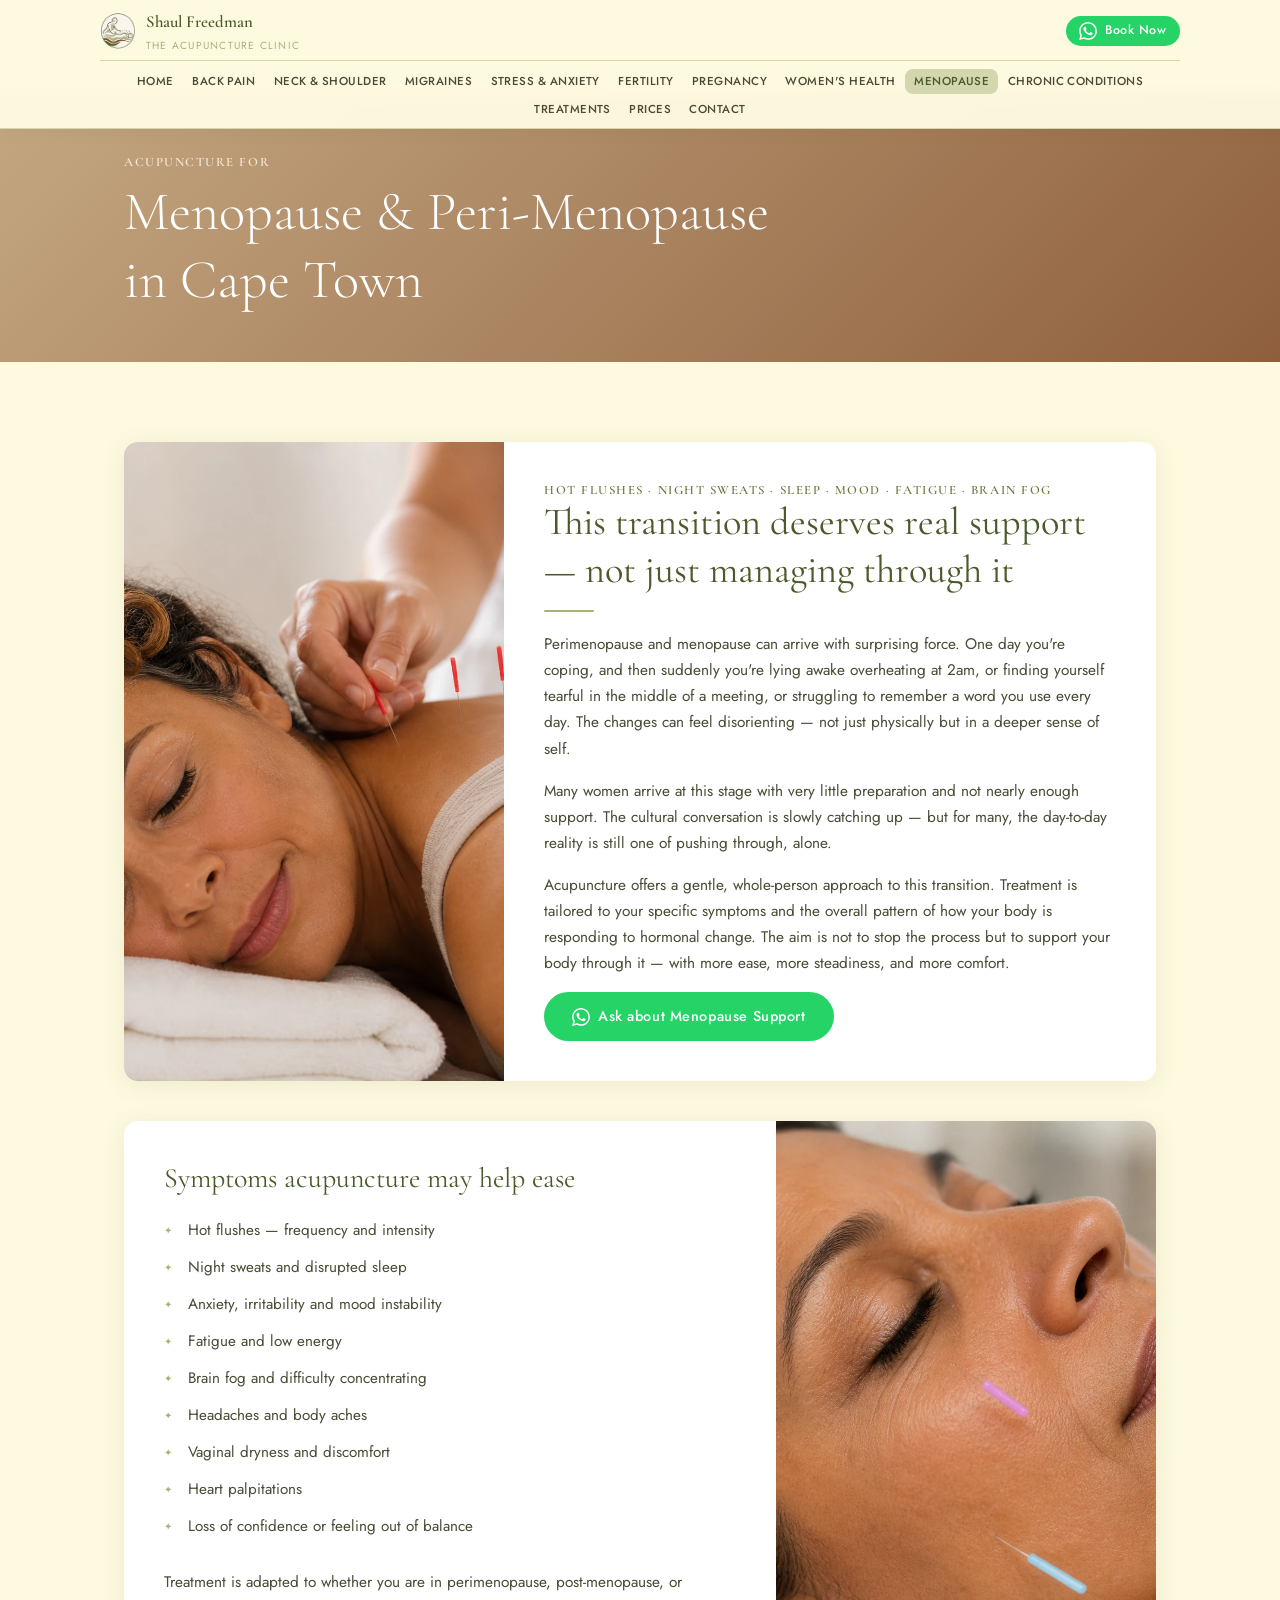
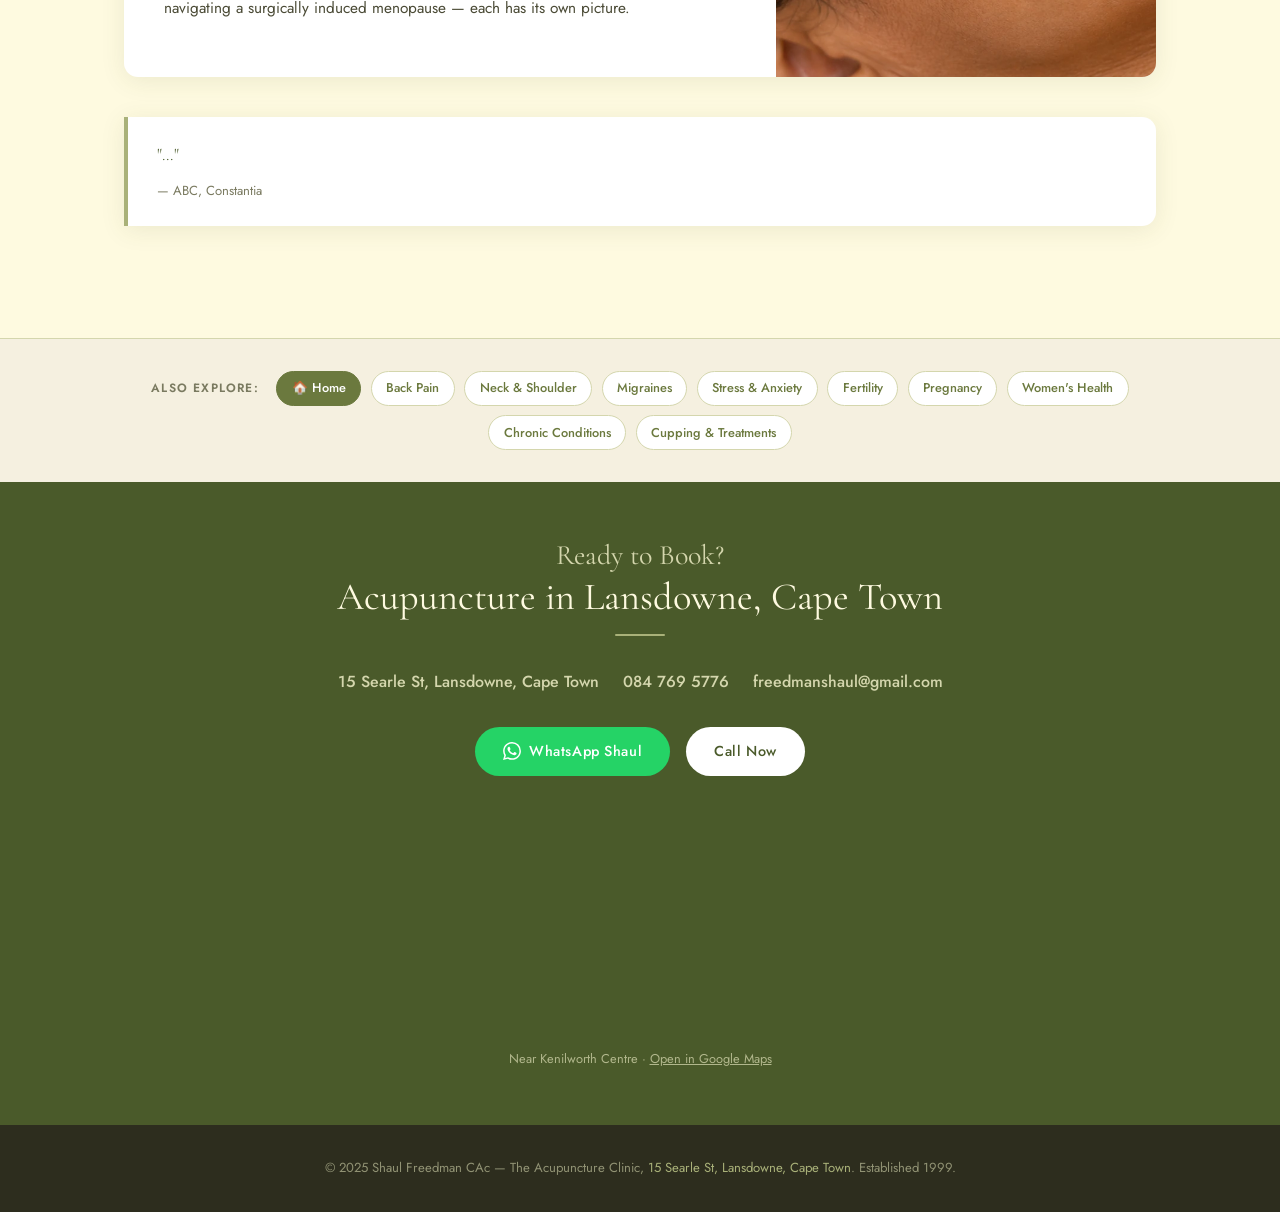
<file: menopause-acupuncture-cape-town.html>
<!DOCTYPE html>
<html lang="en">
<head>
<meta charset="UTF-8">
<meta name="viewport" content="width=device-width, initial-scale=1.0">
<title>Acupuncture for Menopause in Cape Town | Peri-Menopause Support | Shaul Freedman</title>
<meta name="description" content="Acupuncture for menopause and peri-menopause in Cape Town. Hot flushes, sleep, mood and energy support. Shaul Freedman CAc. 084 769 5776.">
<meta name="keywords" content="menopause acupuncture cape town, perimenopause acupuncture cape town, hot flushes acupuncture cape town, menopause support cape town">
<meta name="author" content="Shaul Freedman">
<meta property="og:url" content="https://acupunctureincapetown.co.za/">
<meta property="og:image" content="https://acupunctureincapetown.co.za/assets/relaxing-acupuncture-clinic-hero.webp">
<meta property="og:image:width" content="1200">
<meta property="og:image:height" content="630">
<link rel="stylesheet" href="style.css">
</head>
<body>
<nav>
  <div class="nav-inner-top">
    <a href="index.html" class="nav-brand">
      <img src="assets/shaul-freedman-acupuncture-logo.webp" alt="Shaul Freedman Acupuncture logo" class="nav-logo">
      <div><span class="nav-brand-name">Shaul Freedman</span><span class="nav-brand-sub">The Acupuncture Clinic</span></div>
    </a>
    <a href="https://wa.me/27847695776?text=Hi%20Shaul%2C%20I%27d%20like%20to%20book%20an%20acupuncture%20treatment." target="_blank" class="btn btn-wa nav-wa" style="font-size:0.78rem;padding:0.35rem 1rem;"><svg class="wa-icon" viewBox="0 0 24 24"><path d="M17.472 14.382c-.297-.149-1.758-.867-2.03-.967-.273-.099-.471-.148-.67.15-.197.297-.767.966-.94 1.164-.173.199-.347.223-.644.075-.297-.15-1.255-.463-2.39-1.475-.883-.788-1.48-1.761-1.653-2.059-.173-.297-.018-.458.13-.606.134-.133.298-.347.446-.52.149-.174.198-.298.298-.497.099-.198.05-.371-.025-.52-.075-.149-.669-1.612-.916-2.207-.242-.579-.487-.5-.669-.51-.173-.008-.371-.01-.57-.01-.198 0-.52.074-.792.372-.272.297-1.04 1.016-1.04 2.479 0 1.462 1.065 2.875 1.213 3.074.149.198 2.096 3.2 5.077 4.487.709.306 1.262.489 1.694.625.712.227 1.36.195 1.871.118.571-.085 1.758-.719 2.006-1.413.248-.694.248-1.289.173-1.413-.074-.124-.272-.198-.57-.347m-5.421 7.403h-.004a9.87 9.87 0 01-5.031-1.378l-.361-.214-3.741.982.998-3.648-.235-.374a9.86 9.86 0 01-1.51-5.26c.001-5.45 4.436-9.884 9.888-9.884 2.64 0 5.122 1.03 6.988 2.898a9.825 9.825 0 012.893 6.994c-.003 5.45-4.437 9.884-9.885 9.884m8.413-18.297A11.815 11.815 0 0012.05 0C5.495 0 .16 5.335.157 11.892c0 2.096.547 4.142 1.588 5.945L.057 24l6.305-1.654a11.882 11.882 0 005.683 1.448h.005c6.554 0 11.89-5.335 11.893-11.893a11.821 11.821 0 00-3.48-8.413Z"/></svg> Book Now</a>
    <button class="hamburger" onclick="toggleMenu()" aria-label="Menu"><span></span><span></span><span></span></button>
  </div>
  <div class="nav-inner-links">
    <ul class="nav-links"><li><a href="index.html" class="">Home</a></li>
<li><a href="back-pain-acupuncture-cape-town.html" class="">Back Pain</a></li>
<li><a href="neck-shoulder-pain-acupuncture-cape-town.html" class="">Neck &amp; Shoulder</a></li>
<li><a href="migraine-headache-acupuncture-cape-town.html" class="">Migraines</a></li>
<li><a href="stress-anxiety-depression-sleep-acupuncture-cape-town.html" class="">Stress &amp; Anxiety</a></li>
<li><a href="fertility-acupuncture-cape-town.html" class="">Fertility</a></li>
<li><a href="pregnancy-acupuncture-cape-town.html" class="">Pregnancy</a></li>
<li><a href="pms-hormonal-health-acupuncture-cape-town.html" class="">Women's Health</a></li>
<li><a href="menopause-acupuncture-cape-town.html" class="active">Menopause</a></li>
<li><a href="chronic-conditions-acupuncture-cape-town.html" class="">Chronic Conditions</a></li>
<li><a href="cupping-electro-acupuncture-cape-town.html" class="">Treatments</a></li>
<li><a href="index.html#pricing">Prices</a></li>
<li><a href="index.html#contact">Contact</a></li>
</ul>
  </div>
</nav>
<div class="mobile-menu" id="mobile-menu"><a href="index.html">Home</a>
<a href="back-pain-acupuncture-cape-town.html">Back Pain</a>
<a href="neck-shoulder-pain-acupuncture-cape-town.html">Neck &amp; Shoulder</a>
<a href="migraine-headache-acupuncture-cape-town.html">Migraines</a>
<a href="stress-anxiety-depression-sleep-acupuncture-cape-town.html">Stress &amp; Anxiety</a>
<a href="fertility-acupuncture-cape-town.html">Fertility</a>
<a href="pregnancy-acupuncture-cape-town.html">Pregnancy</a>
<a href="pms-hormonal-health-acupuncture-cape-town.html">Women's Health</a>
<a href="menopause-acupuncture-cape-town.html">Menopause</a>
<a href="chronic-conditions-acupuncture-cape-town.html">Chronic Conditions</a>
<a href="cupping-electro-acupuncture-cape-town.html">Treatments</a>
<a href="index.html#pricing">Prices</a>
<a href="index.html#contact">Contact</a>
<a href="https://wa.me/27847695776?text=Hi%20Shaul%2C%20I%27d%20like%20to%20book%20an%20acupuncture%20treatment." target="_blank" style="color:#25D366;font-weight:600;">WhatsApp Shaul</a></div>
<div class="page-wrap">
<section class="page-banner banner-earth">
  <div class="container">
    <h4>Acupuncture for</h4>
    <h1>Menopause &amp; Peri-Menopause in Cape Town</h1>
  </div>
</section>
<section class="section">
  <div class="container">
    <div class="content-block">
      <img src="assets/stress-relief-acupuncture-cape-town.webp" alt="Acupuncture for menopause symptoms and support in Cape Town" class="block-img">
      <div class="block-body">
        <h4>Hot Flushes · Night Sweats · Sleep · Mood · Fatigue · Brain Fog</h4>
        <h2>This transition deserves real support — not just managing through it</h2>
        <div class="divider divider-left"></div>
        <p>Perimenopause and menopause can arrive with surprising force. One day you're coping, and then suddenly you're lying awake overheating at 2am, or finding yourself tearful in the middle of a meeting, or struggling to remember a word you use every day. The changes can feel disorienting — not just physically but in a deeper sense of self.</p>
        <p>Many women arrive at this stage with very little preparation and not nearly enough support. The cultural conversation is slowly catching up — but for many, the day-to-day reality is still one of pushing through, alone.</p>
        <p>Acupuncture offers a gentle, whole-person approach to this transition. Treatment is tailored to your specific symptoms and the overall pattern of how your body is responding to hormonal change. The aim is not to stop the process but to support your body through it — with more ease, more steadiness, and more comfort.</p>
        <a href="https://wa.me/27847695776?text=Hi%20Shaul%2C%20I%27d%20like%20to%20find%20out%20about%20acupuncture%20support%20for%20menopause%20or%20perimenopause." target="_blank" class="btn btn-wa"><svg class="wa-icon" viewBox="0 0 24 24"><path d="M17.472 14.382c-.297-.149-1.758-.867-2.03-.967-.273-.099-.471-.148-.67.15-.197.297-.767.966-.94 1.164-.173.199-.347.223-.644.075-.297-.15-1.255-.463-2.39-1.475-.883-.788-1.48-1.761-1.653-2.059-.173-.297-.018-.458.13-.606.134-.133.298-.347.446-.52.149-.174.198-.298.298-.497.099-.198.05-.371-.025-.52-.075-.149-.669-1.612-.916-2.207-.242-.579-.487-.5-.669-.51-.173-.008-.371-.01-.57-.01-.198 0-.52.074-.792.372-.272.297-1.04 1.016-1.04 2.479 0 1.462 1.065 2.875 1.213 3.074.149.198 2.096 3.2 5.077 4.487.709.306 1.262.489 1.694.625.712.227 1.36.195 1.871.118.571-.085 1.758-.719 2.006-1.413.248-.694.248-1.289.173-1.413-.074-.124-.272-.198-.57-.347m-5.421 7.403h-.004a9.87 9.87 0 01-5.031-1.378l-.361-.214-3.741.982.998-3.648-.235-.374a9.86 9.86 0 01-1.51-5.26c.001-5.45 4.436-9.884 9.888-9.884 2.64 0 5.122 1.03 6.988 2.898a9.825 9.825 0 012.893 6.994c-.003 5.45-4.437 9.884-9.885 9.884m8.413-18.297A11.815 11.815 0 0012.05 0C5.495 0 .16 5.335.157 11.892c0 2.096.547 4.142 1.588 5.945L.057 24l6.305-1.654a11.882 11.882 0 005.683 1.448h.005c6.554 0 11.89-5.335 11.893-11.893a11.821 11.821 0 00-3.48-8.413Z"/></svg> Ask about Menopause Support</a>
      </div>
    </div>
    <div class="content-block reverse" style="margin-top:2.5rem;">
      <img src="assets/facial-acupuncture-cape-town.webp" alt="Relaxing acupuncture session for menopause support in Cape Town" class="block-img">
      <div class="block-body">
        <h3>Symptoms acupuncture may help ease</h3>
        <ul class="content-list">
          <li>Hot flushes — frequency and intensity</li>
          <li>Night sweats and disrupted sleep</li>
          <li>Anxiety, irritability and mood instability</li>
          <li>Fatigue and low energy</li>
          <li>Brain fog and difficulty concentrating</li>
          <li>Headaches and body aches</li>
          <li>Vaginal dryness and discomfort</li>
          <li>Heart palpitations</li>
          <li>Loss of confidence or feeling out of balance</li>
        </ul>
        <p>Treatment is adapted to whether you are in perimenopause, post-menopause, or navigating a surgically induced menopause — each has its own picture.</p>
      </div>
    </div>
    <div class="testimonial">
      <p>"..."</p>
      <cite>— ABC, Constantia</cite>
    </div>
  </div>
</section>
<div class="related-strip">
  <div class="container"><div class="related-strip-inner">
    <span class="related-strip-label">Also explore:</span><a href="index.html" class="related-link home">🏠 Home</a>
<a href="back-pain-acupuncture-cape-town.html" class="related-link">Back Pain</a>
<a href="neck-shoulder-pain-acupuncture-cape-town.html" class="related-link">Neck &amp; Shoulder</a>
<a href="migraine-headache-acupuncture-cape-town.html" class="related-link">Migraines</a>
<a href="stress-anxiety-depression-sleep-acupuncture-cape-town.html" class="related-link">Stress &amp; Anxiety</a>
<a href="fertility-acupuncture-cape-town.html" class="related-link">Fertility</a>
<a href="pregnancy-acupuncture-cape-town.html" class="related-link">Pregnancy</a>
<a href="pms-hormonal-health-acupuncture-cape-town.html" class="related-link">Women's Health</a>
<a href="chronic-conditions-acupuncture-cape-town.html" class="related-link">Chronic Conditions</a>
<a href="cupping-electro-acupuncture-cape-town.html" class="related-link">Cupping &amp; Treatments</a>

  </div></div>
</div>

<!-- READY TO BOOK / CONTACT -->
<section class="contact-strip" id="contact">
  <div class="container">
    <h3 style="color:var(--pale-green);">Ready to Book?</h3>
    <h2>Acupuncture in Lansdowne, Cape Town</h2>
    <div class="divider"></div>
    <div class="contact-details">
      <span class="contact-detail"><a href="https://www.google.com/maps/search/15+Searle+St+Lansdowne+Cape+Town" target="_blank" rel="noopener" style="color:var(--pale-green);">15 Searle St, Lansdowne, Cape Town</a></span>
      <span class="contact-detail"><a href="tel:+27847695776" style="color:var(--pale-green);">084 769 5776</a></span>
      <span class="contact-detail"><a href="mailto:freedmanshaul@gmail.com" style="color:var(--pale-green);">freedmanshaul@gmail.com</a></span>
    </div>
   <div class="contact-btns">
      <a href="https://wa.me/27847695776?text=Hi%20Shaul%2C%20I%27d%20like%20to%20book%20an%20acupuncture%20treatment." target="_blank" class="btn btn-wa"><svg class="wa-icon" viewBox="0 0 24 24"><path d="M17.472 14.382c-.297-.149-1.758-.867-2.03-.967-.273-.099-.471-.148-.67.15-.197.297-.767.966-.94 1.164-.173.199-.347.223-.644.075-.297-.15-1.255-.463-2.39-1.475-.883-.788-1.48-1.761-1.653-2.059-.173-.297-.018-.458.13-.606.134-.133.298-.347.446-.52.149-.174.198-.298.298-.497.099-.198.05-.371-.025-.52-.075-.149-.669-1.612-.916-2.207-.242-.579-.487-.5-.669-.51-.173-.008-.371-.01-.57-.01-.198 0-.52.074-.792.372-.272.297-1.04 1.016-1.04 2.479 0 1.462 1.065 2.875 1.213 3.074.149.198 2.096 3.2 5.077 4.487.709.306 1.262.489 1.694.625.712.227 1.36.195 1.871.118.571-.085 1.758-.719 2.006-1.413.248-.694.248-1.289.173-1.413-.074-.124-.272-.198-.57-.347m-5.421 7.403h-.004a9.87 9.87 0 01-5.031-1.378l-.361-.214-3.741.982.998-3.648-.235-.374a9.86 9.86 0 01-1.51-5.26c.001-5.45 4.436-9.884 9.888-9.884 2.64 0 5.122 1.03 6.988 2.898a9.825 9.825 0 012.893 6.994c-.003 5.45-4.437 9.884-9.885 9.884m8.413-18.297A11.815 11.815 0 0012.05 0C5.495 0 .16 5.335.157 11.892c0 2.096.547 4.142 1.588 5.945L.057 24l6.305-1.654a11.882 11.882 0 005.683 1.448h.005c6.554 0 11.89-5.335 11.893-11.893a11.821 11.821 0 00-3.48-8.413Z"/></svg> WhatsApp Shaul</a>
      <a href="tel:+27847695776" class="btn btn-white">Call Now</a>
    </div>

    <div style="margin-top:2.5rem;">
      <div style="border-radius:var(--radius);overflow:hidden;max-width:640px;margin:0 auto;opacity:0.9;">
        <iframe
          src="https://www.google.com/maps/embed?pb=!1m18!1m12!1m3!1d12693.978609809716!2d18.48299224400942!3d-33.98586539672787!2m3!1f0!2f0!3f0!3m2!1i1024!2i768!4f13.1!3m3!1m2!1s0x1dcc4338da3aa5c3%3A0x822cbae9c2468ecc!2s15%20Searle%20St%2C%20Lansdowne%2C%20Cape%20Town%2C%207780!5e0!3m2!1sen!2sza!4v1778156755630!5m2!1sen!2sza"
          width="640"
          height="220"
          style="border:0;display:block;width:100%;height:220px;"
          allowfullscreen=""
          loading="lazy"
          referrerpolicy="no-referrer-when-downgrade"
          title="Shaul Freedman Acupuncture Clinic — near Kenilworth Centre, Cape Town">
        </iframe>
      </div>
      <p style="font-size:0.8rem;color:var(--pale-green);margin-top:0.75rem;opacity:0.75;">Near Kenilworth Centre · <a href="https://www.google.com/maps/search/?api=1&query=15+Searle+St,+Lansdowne,+Cape+Town" target="_blank" rel="noopener" style="color:var(--pale-green);text-decoration:underline;">Open in Google Maps</a></p>
    </div>

  </div>
</section>
<footer><div class="container">
  <p>© 2025 Shaul Freedman CAc — The Acupuncture Clinic, <a href="https://www.google.com/maps/search/15+Searle+St+Lansdowne+Cape+Town" target="_blank" rel="noopener" style="color:var(--light-green);">15 Searle St, Lansdowne, Cape Town</a>. Established 1999.</p>
</div></footer>
<button id="back-to-top" onclick="window.scrollTo({top:0,behavior:'smooth'})" title="Back to top">↑</button>
<script>
function toggleMenu(){document.getElementById('mobile-menu').classList.toggle('open');}
window.addEventListener('scroll',()=>{
  document.getElementById('back-to-top').classList.toggle('visible',window.scrollY>300);
  document.getElementById('mobile-menu').classList.remove('open');
});
document.querySelectorAll('.faq-q').forEach(btn=>{
  btn.addEventListener('click',()=>{
    const item=btn.closest('.faq-item');
    const wasOpen=item.classList.contains('open');
    document.querySelectorAll('.faq-item').forEach(i=>i.classList.remove('open'));
    if(!wasOpen)item.classList.add('open');
  });
});
</script>
</div>
</body>
</html>
</file>
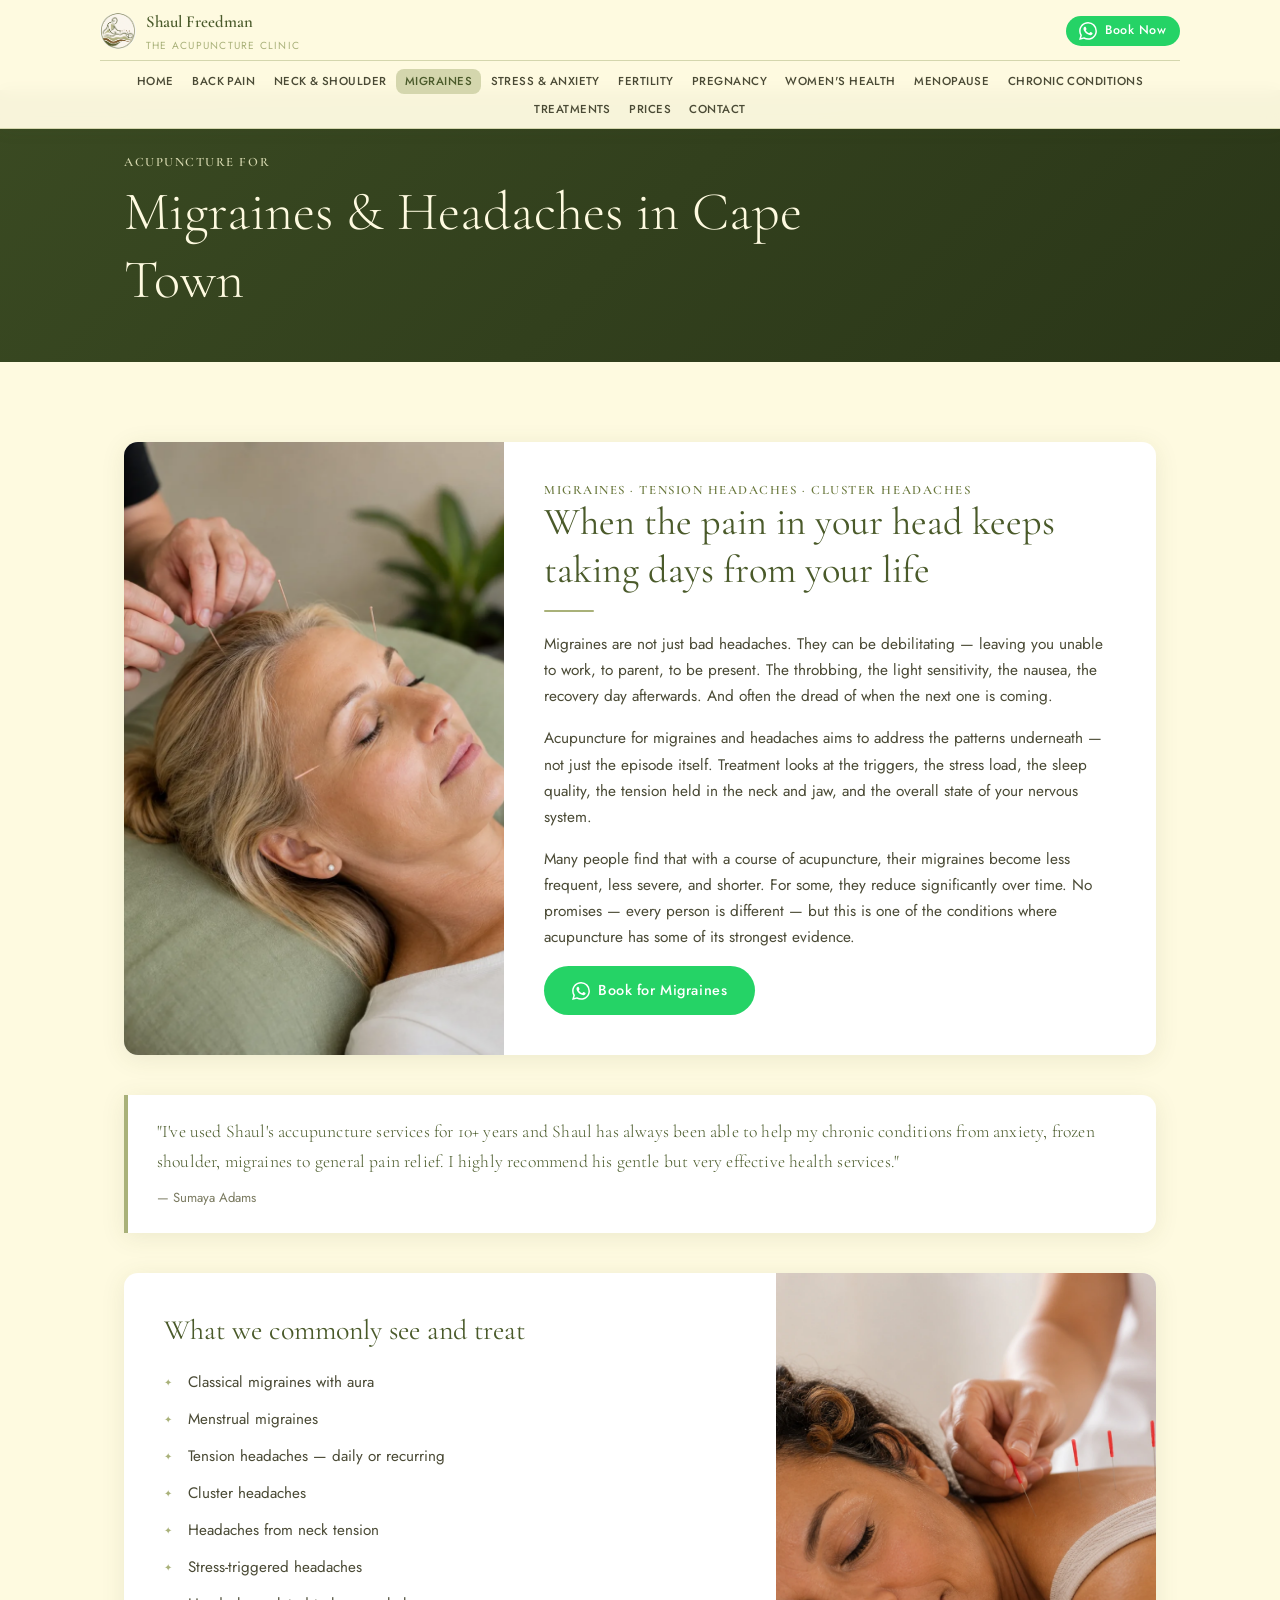
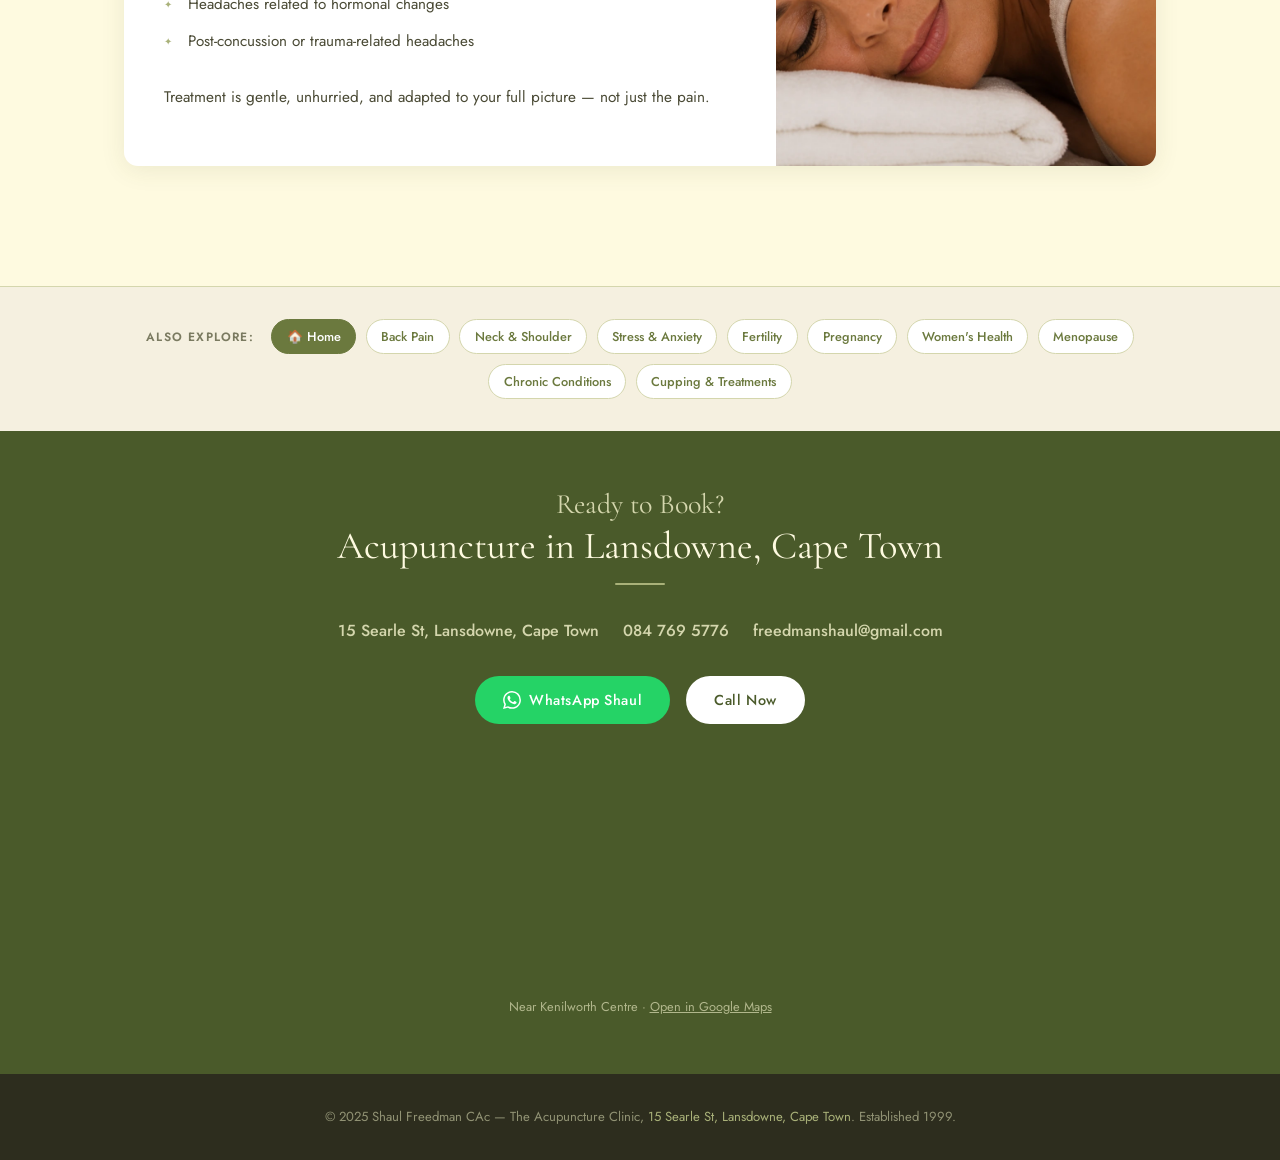
<file: migraine-headache-acupuncture-cape-town.html>
<!DOCTYPE html>
<html lang="en">
<head>
<meta charset="UTF-8">
<meta name="viewport" content="width=device-width, initial-scale=1.0">
<title>Acupuncture for Migraines & Headaches in Cape Town | Shaul Freedman</title>
<meta name="description" content="Migraine and headache treatment with acupuncture in Lansdowne, Cape Town. Reduce frequency and severity naturally. Shaul Freedman CAc. 084 769 5776.">
<meta name="keywords" content="migraine acupuncture cape town, headache treatment acupuncture cape town, acupuncture for migraines southern suburbs">
<meta name="author" content="Shaul Freedman">
<meta property="og:title" content="Acupuncture for Migraines & Headaches in Cape Town | Shaul Freedman">
<meta property="og:description" content="Migraine and headache treatment with acupuncture in Lansdowne, Cape Town. Reduce frequency and severity naturally. Shaul Freedman CAc. 084 769 5776.">
<meta property="og:type" content="website">
<meta property="og:url" content="https://acupunctureincapetown.co.za/">
<meta property="og:image" content="https://acupunctureincapetown.co.za/assets/relaxing-acupuncture-clinic-hero.webp">
<meta property="og:image:width" content="1200">
<meta property="og:image:height" content="630">
<link rel="stylesheet" href="style.css">
</head>
<body><nav>
  <div class="nav-inner-top">
    <a href="index.html" class="nav-brand">
      <img src="assets/shaul-freedman-acupuncture-logo.webp" alt="Shaul Freedman Acupuncture logo" class="nav-logo">
      <div><span class="nav-brand-name">Shaul Freedman</span><span class="nav-brand-sub">The Acupuncture Clinic</span></div>
    </a>
    <a href="https://wa.me/27847695776?text=Hi%20Shaul%2C%20I%27d%20like%20to%20book%20an%20acupuncture%20treatment." target="_blank" class="btn btn-wa nav-wa" style="font-size:0.78rem;padding:0.35rem 1rem;"><svg class="wa-icon" viewBox="0 0 24 24"><path d="M17.472 14.382c-.297-.149-1.758-.867-2.03-.967-.273-.099-.471-.148-.67.15-.197.297-.767.966-.94 1.164-.173.199-.347.223-.644.075-.297-.15-1.255-.463-2.39-1.475-.883-.788-1.48-1.761-1.653-2.059-.173-.297-.018-.458.13-.606.134-.133.298-.347.446-.52.149-.174.198-.298.298-.497.099-.198.05-.371-.025-.52-.075-.149-.669-1.612-.916-2.207-.242-.579-.487-.5-.669-.51-.173-.008-.371-.01-.57-.01-.198 0-.52.074-.792.372-.272.297-1.04 1.016-1.04 2.479 0 1.462 1.065 2.875 1.213 3.074.149.198 2.096 3.2 5.077 4.487.709.306 1.262.489 1.694.625.712.227 1.36.195 1.871.118.571-.085 1.758-.719 2.006-1.413.248-.694.248-1.289.173-1.413-.074-.124-.272-.198-.57-.347m-5.421 7.403h-.004a9.87 9.87 0 01-5.031-1.378l-.361-.214-3.741.982.998-3.648-.235-.374a9.86 9.86 0 01-1.51-5.26c.001-5.45 4.436-9.884 9.888-9.884 2.64 0 5.122 1.03 6.988 2.898a9.825 9.825 0 012.893 6.994c-.003 5.45-4.437 9.884-9.885 9.884m8.413-18.297A11.815 11.815 0 0012.05 0C5.495 0 .16 5.335.157 11.892c0 2.096.547 4.142 1.588 5.945L.057 24l6.305-1.654a11.882 11.882 0 005.683 1.448h.005c6.554 0 11.89-5.335 11.893-11.893a11.821 11.821 0 00-3.48-8.413Z"/></svg> Book Now</a>
    <button class="hamburger" onclick="toggleMenu()" aria-label="Menu"><span></span><span></span><span></span></button>
  </div>
  <div class="nav-inner-links">
    <ul class="nav-links"><li><a href="index.html" class="">Home</a></li>
<li><a href="back-pain-acupuncture-cape-town.html" class="">Back Pain</a></li>
<li><a href="neck-shoulder-pain-acupuncture-cape-town.html" class="">Neck &amp; Shoulder</a></li>
<li><a href="migraine-headache-acupuncture-cape-town.html" class="active">Migraines</a></li>
<li><a href="stress-anxiety-depression-sleep-acupuncture-cape-town.html" class="">Stress &amp; Anxiety</a></li>
<li><a href="fertility-acupuncture-cape-town.html" class="">Fertility</a></li>
<li><a href="pregnancy-acupuncture-cape-town.html" class="">Pregnancy</a></li>
<li><a href="pms-hormonal-health-acupuncture-cape-town.html" class="">Women's Health</a></li>
<li><a href="menopause-acupuncture-cape-town.html" class="">Menopause</a></li>
<li><a href="chronic-conditions-acupuncture-cape-town.html" class="">Chronic Conditions</a></li>
<li><a href="cupping-electro-acupuncture-cape-town.html" class="">Treatments</a></li>
<li><a href="index.html#pricing">Prices</a></li> 
<li><a href="index.html#contact">Contact</a></li>
</ul>
  </div>
</nav>
<div class="mobile-menu" id="mobile-menu"><a href="index.html">Home</a>
<a href="back-pain-acupuncture-cape-town.html">Back Pain</a>
<a href="neck-shoulder-pain-acupuncture-cape-town.html">Neck &amp; Shoulder</a>
<a href="migraine-headache-acupuncture-cape-town.html">Migraines</a>
<a href="stress-anxiety-depression-sleep-acupuncture-cape-town.html">Stress &amp; Anxiety</a>
<a href="fertility-acupuncture-cape-town.html">Fertility</a>
<a href="pregnancy-acupuncture-cape-town.html">Pregnancy</a>
<a href="pms-hormonal-health-acupuncture-cape-town.html">Women's Health</a>
<a href="menopause-acupuncture-cape-town.html">Menopause</a>
<a href="chronic-conditions-acupuncture-cape-town.html">Chronic Conditions</a>
<a href="cupping-electro-acupuncture-cape-town.html">Treatments</a>
<a href="index.html#pricing">Prices</a>
<a href="index.html#contact">Contact</a>
<a href="https://wa.me/27847695776?text=Hi%20Shaul%2C%20I%27d%20like%20to%20book%20an%20acupuncture%20treatment." target="_blank" style="color:#25D366;font-weight:600;">WhatsApp Shaul</a></div><div class="page-wrap">
<section class="page-banner banner-deep">
  <div class="container">
    <h4>Acupuncture for</h4>
    <h1>Migraines &amp; Headaches in Cape Town</h1>
  </div>
</section>
<section class="section">
  <div class="container">
    <div class="content-block">
      <img src="assets/acupuncture-migraine-relief-cape-town.webp" alt="Acupuncture for migraine and headache relief in Cape Town" class="block-img">
      <div class="block-body">
        <h4>Migraines · Tension Headaches · Cluster Headaches</h4>
        <h2>When the pain in your head keeps taking days from your life</h2>
        <div class="divider divider-left"></div>
        <p>Migraines are not just bad headaches. They can be debilitating — leaving you unable to work, to parent, to be present. The throbbing, the light sensitivity, the nausea, the recovery day afterwards. And often the dread of when the next one is coming.</p>
        <p>Acupuncture for migraines and headaches aims to address the patterns underneath — not just the episode itself. Treatment looks at the triggers, the stress load, the sleep quality, the tension held in the neck and jaw, and the overall state of your nervous system.</p>
        <p>Many people find that with a course of acupuncture, their migraines become less frequent, less severe, and shorter. For some, they reduce significantly over time. No promises — every person is different — but this is one of the conditions where acupuncture has some of its strongest evidence.</p>
        <a href="https://wa.me/27847695776?text=Hi%20Shaul%2C%20I%27d%20like%20to%20book%20an%20acupuncture%20appointment%20for%20migraines%20or%20headaches." target="_blank" class="btn btn-wa"><svg class="wa-icon" viewBox="0 0 24 24"><path d="M17.472 14.382c-.297-.149-1.758-.867-2.03-.967-.273-.099-.471-.148-.67.15-.197.297-.767.966-.94 1.164-.173.199-.347.223-.644.075-.297-.15-1.255-.463-2.39-1.475-.883-.788-1.48-1.761-1.653-2.059-.173-.297-.018-.458.13-.606.134-.133.298-.347.446-.52.149-.174.198-.298.298-.497.099-.198.05-.371-.025-.52-.075-.149-.669-1.612-.916-2.207-.242-.579-.487-.5-.669-.51-.173-.008-.371-.01-.57-.01-.198 0-.52.074-.792.372-.272.297-1.04 1.016-1.04 2.479 0 1.462 1.065 2.875 1.213 3.074.149.198 2.096 3.2 5.077 4.487.709.306 1.262.489 1.694.625.712.227 1.36.195 1.871.118.571-.085 1.758-.719 2.006-1.413.248-.694.248-1.289.173-1.413-.074-.124-.272-.198-.57-.347m-5.421 7.403h-.004a9.87 9.87 0 01-5.031-1.378l-.361-.214-3.741.982.998-3.648-.235-.374a9.86 9.86 0 01-1.51-5.26c.001-5.45 4.436-9.884 9.888-9.884 2.64 0 5.122 1.03 6.988 2.898a9.825 9.825 0 012.893 6.994c-.003 5.45-4.437 9.884-9.885 9.884m8.413-18.297A11.815 11.815 0 0012.05 0C5.495 0 .16 5.335.157 11.892c0 2.096.547 4.142 1.588 5.945L.057 24l6.305-1.654a11.882 11.882 0 005.683 1.448h.005c6.554 0 11.89-5.335 11.893-11.893a11.821 11.821 0 00-3.48-8.413Z"/></svg> Book for Migraines</a>
      </div>
    </div>
    <div class="testimonial" style="margin:0;">
      <p>"I've used Shaul's accupuncture services for 10+ years and Shaul has always been able to help my chronic conditions from anxiety, frozen shoulder, migraines to general pain relief. I highly recommend his gentle but very effective health services."</p>
      <cite>— Sumaya Adams</cite>  
  </div>
    <div class="content-block reverse" style="margin-top:2.5rem;">
      <img src="assets/stress-relief-acupuncture-cape-town.webp" alt="Relaxing acupuncture session for headache and stress relief in Cape Town" class="block-img">
      <div class="block-body">
        <h3>What we commonly see and treat</h3>
        <ul class="content-list">
          <li>Classical migraines with aura</li>
          <li>Menstrual migraines</li>
          <li>Tension headaches — daily or recurring</li>
          <li>Cluster headaches</li>
          <li>Headaches from neck tension</li>
          <li>Stress-triggered headaches</li>
          <li>Headaches related to hormonal changes</li>
          <li>Post-concussion or trauma-related headaches</li>
        </ul>
        <p>Treatment is gentle, unhurried, and adapted to your full picture — not just the pain.</p>
      </div>
    </div>
  </div>
</section>
<div class="related-strip">
  <div class="container">
    <div class="related-strip-inner">
      <span class="related-strip-label">Also explore:</span>
      <a href="index.html" class="related-link home">🏠 Home</a>
<a href="back-pain-acupuncture-cape-town.html" class="related-link">Back Pain</a>
<a href="neck-shoulder-pain-acupuncture-cape-town.html" class="related-link">Neck &amp; Shoulder</a>
<a href="stress-anxiety-depression-sleep-acupuncture-cape-town.html" class="related-link">Stress &amp; Anxiety</a>
<a href="fertility-acupuncture-cape-town.html" class="related-link">Fertility</a>
<a href="pregnancy-acupuncture-cape-town.html" class="related-link">Pregnancy</a>
<a href="pms-hormonal-health-acupuncture-cape-town.html" class="related-link">Women's Health</a>
<a href="menopause-acupuncture-cape-town.html" class="related-link">Menopause</a>
<a href="chronic-conditions-acupuncture-cape-town.html" class="related-link">Chronic Conditions</a>
<a href="cupping-electro-acupuncture-cape-town.html" class="related-link">Cupping &amp; Treatments</a>

    </div>
  </div>
</div>
  <!-- READY TO BOOK / CONTACT -->
<section class="contact-strip" id="contact">
  <div class="container">
    <h3 style="color:var(--pale-green);">Ready to Book?</h3>
    <h2>Acupuncture in Lansdowne, Cape Town</h2>
    <div class="divider"></div>
    <div class="contact-details">
      <span class="contact-detail"><a href="https://www.google.com/maps/search/15+Searle+St+Lansdowne+Cape+Town" target="_blank" rel="noopener" style="color:var(--pale-green);">15 Searle St, Lansdowne, Cape Town</a></span>
      <span class="contact-detail"><a href="tel:+27847695776" style="color:var(--pale-green);">084 769 5776</a></span>
      <span class="contact-detail"><a href="mailto:freedmanshaul@gmail.com" style="color:var(--pale-green);">freedmanshaul@gmail.com</a></span>
    </div>
   <div class="contact-btns">
      <a href="https://wa.me/27847695776?text=Hi%20Shaul%2C%20I%27d%20like%20to%20book%20an%20acupuncture%20treatment." target="_blank" class="btn btn-wa"><svg class="wa-icon" viewBox="0 0 24 24"><path d="M17.472 14.382c-.297-.149-1.758-.867-2.03-.967-.273-.099-.471-.148-.67.15-.197.297-.767.966-.94 1.164-.173.199-.347.223-.644.075-.297-.15-1.255-.463-2.39-1.475-.883-.788-1.48-1.761-1.653-2.059-.173-.297-.018-.458.13-.606.134-.133.298-.347.446-.52.149-.174.198-.298.298-.497.099-.198.05-.371-.025-.52-.075-.149-.669-1.612-.916-2.207-.242-.579-.487-.5-.669-.51-.173-.008-.371-.01-.57-.01-.198 0-.52.074-.792.372-.272.297-1.04 1.016-1.04 2.479 0 1.462 1.065 2.875 1.213 3.074.149.198 2.096 3.2 5.077 4.487.709.306 1.262.489 1.694.625.712.227 1.36.195 1.871.118.571-.085 1.758-.719 2.006-1.413.248-.694.248-1.289.173-1.413-.074-.124-.272-.198-.57-.347m-5.421 7.403h-.004a9.87 9.87 0 01-5.031-1.378l-.361-.214-3.741.982.998-3.648-.235-.374a9.86 9.86 0 01-1.51-5.26c.001-5.45 4.436-9.884 9.888-9.884 2.64 0 5.122 1.03 6.988 2.898a9.825 9.825 0 012.893 6.994c-.003 5.45-4.437 9.884-9.885 9.884m8.413-18.297A11.815 11.815 0 0012.05 0C5.495 0 .16 5.335.157 11.892c0 2.096.547 4.142 1.588 5.945L.057 24l6.305-1.654a11.882 11.882 0 005.683 1.448h.005c6.554 0 11.89-5.335 11.893-11.893a11.821 11.821 0 00-3.48-8.413Z"/></svg> WhatsApp Shaul</a>
      <a href="tel:+27847695776" class="btn btn-white">Call Now</a>
    </div>

    <div style="margin-top:2.5rem;">
      <div style="border-radius:var(--radius);overflow:hidden;max-width:640px;margin:0 auto;opacity:0.9;">
        <iframe
          src="https://www.google.com/maps/embed?pb=!1m18!1m12!1m3!1d12693.978609809716!2d18.48299224400942!3d-33.98586539672787!2m3!1f0!2f0!3f0!3m2!1i1024!2i768!4f13.1!3m3!1m2!1s0x1dcc4338da3aa5c3%3A0x822cbae9c2468ecc!2s15%20Searle%20St%2C%20Lansdowne%2C%20Cape%20Town%2C%207780!5e0!3m2!1sen!2sza!4v1778156755630!5m2!1sen!2sza"
          width="640"
          height="220"
          style="border:0;display:block;width:100%;height:220px;"
          allowfullscreen=""
          loading="lazy"
          referrerpolicy="no-referrer-when-downgrade"
          title="Shaul Freedman Acupuncture Clinic — near Kenilworth Centre, Cape Town">
        </iframe>
      </div>
      <p style="font-size:0.8rem;color:var(--pale-green);margin-top:0.75rem;opacity:0.75;">Near Kenilworth Centre · <a href="https://www.google.com/maps/search/?api=1&query=15+Searle+St,+Lansdowne,+Cape+Town" target="_blank" rel="noopener" style="color:var(--pale-green);text-decoration:underline;">Open in Google Maps</a></p>
    </div>

  </div>
</section>

  <footer><div class="container">
  <p>© 2025 Shaul Freedman CAc — The Acupuncture Clinic, <a href="https://www.google.com/maps/search/15+Searle+St+Lansdowne+Cape+Town" target="_blank" rel="noopener" style="color:var(--light-green);">15 Searle St, Lansdowne, Cape Town</a>. Established 1999.</p>
</div></footer>
<button id="back-to-top" onclick="window.scrollTo({top:0,behavior:'smooth'})" title="Back to top">↑</button>
<script>
function toggleMenu(){document.getElementById('mobile-menu').classList.toggle('open');}
window.addEventListener('scroll',()=>{
  document.getElementById('back-to-top').classList.toggle('visible',window.scrollY>300);
  document.getElementById('mobile-menu').classList.remove('open');
});
document.querySelectorAll('.faq-q').forEach(btn=>{
  btn.addEventListener('click',()=>{
    const item=btn.closest('.faq-item');
    const wasOpen=item.classList.contains('open');
    document.querySelectorAll('.faq-item').forEach(i=>i.classList.remove('open'));
    if(!wasOpen)item.classList.add('open');
  });
});
</script></div></body></html>
</file>
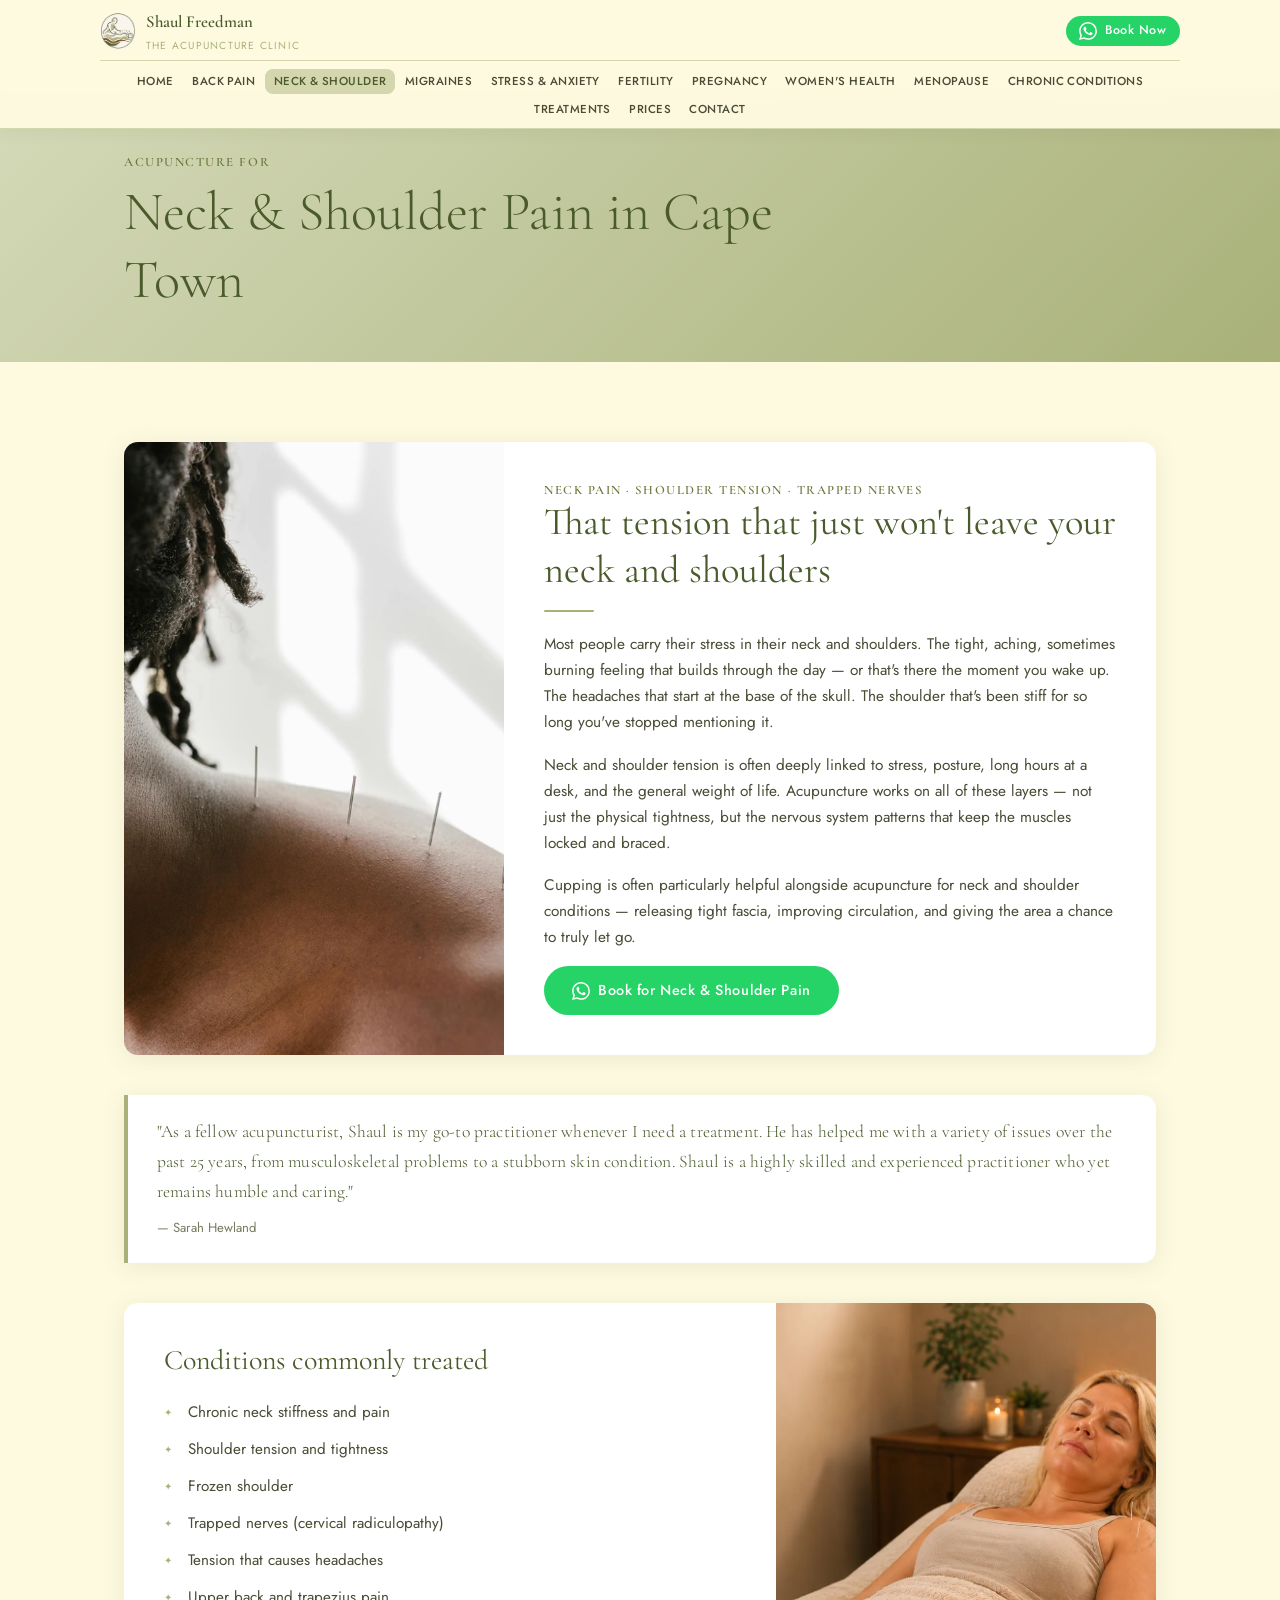
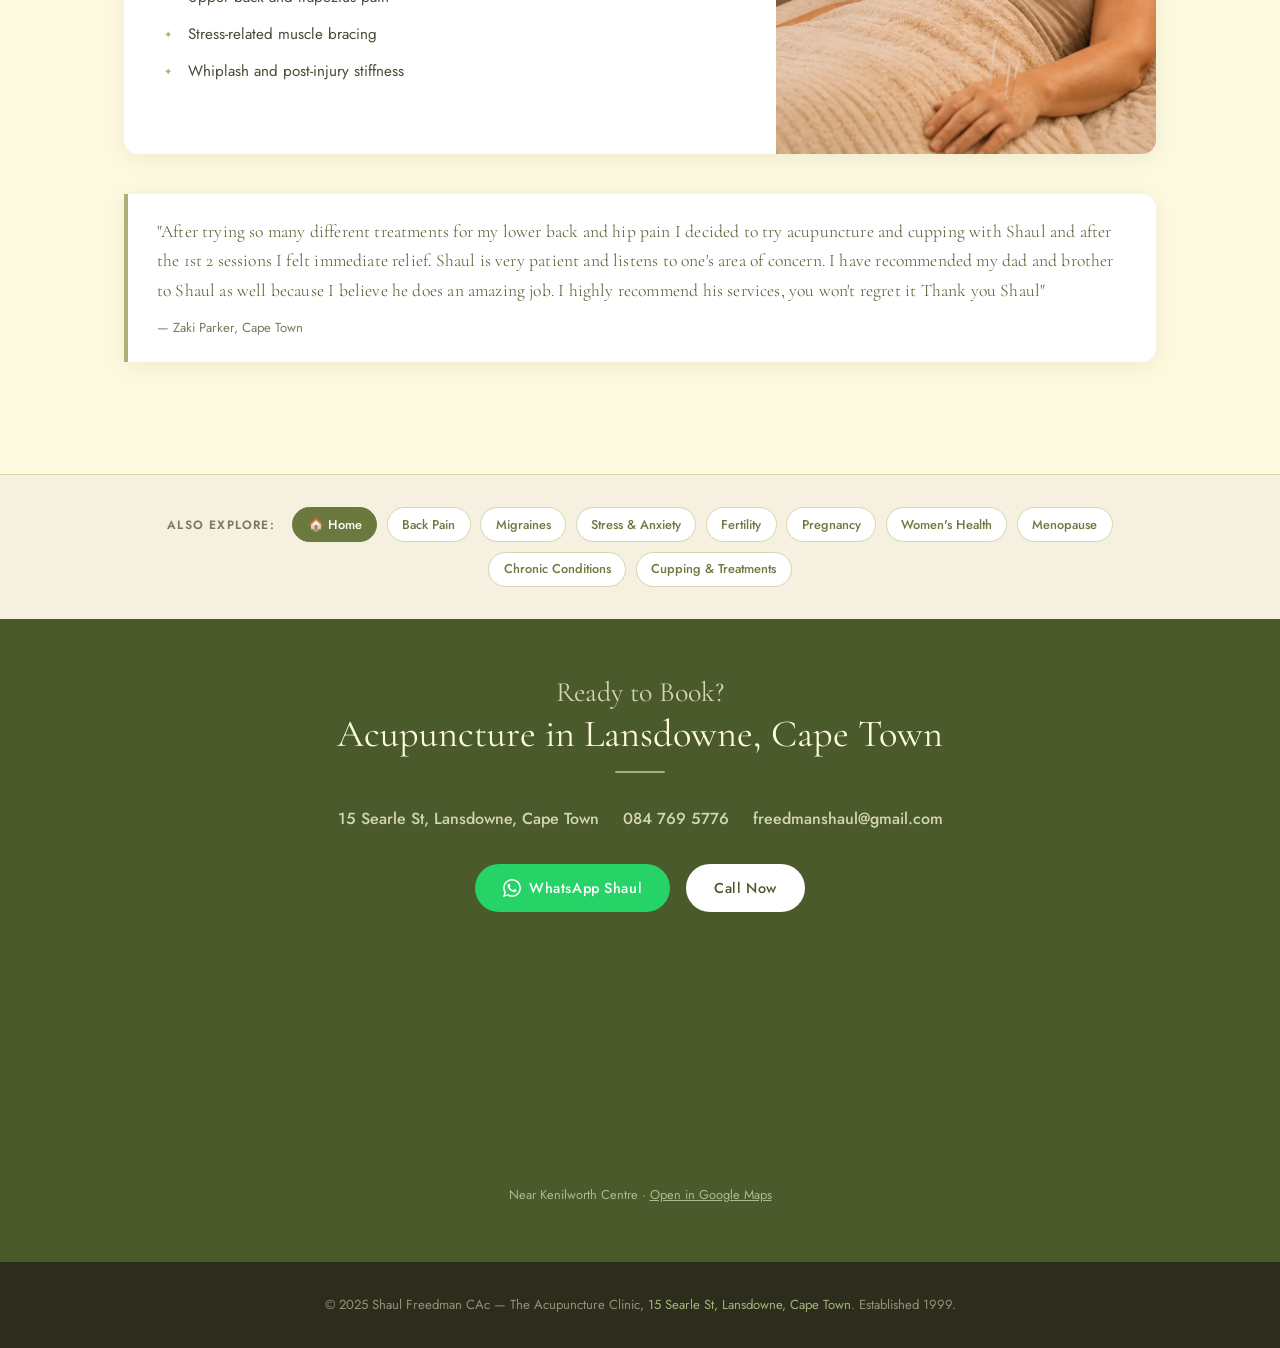
<file: neck-shoulder-pain-acupuncture-cape-town.html>
<!DOCTYPE html>
<html lang="en">
<head>
<meta charset="UTF-8">
<meta name="viewport" content="width=device-width, initial-scale=1.0">
<title>Acupuncture for Neck & Shoulder Pain in Cape Town | Shaul Freedman</title>
<meta name="description" content="Neck pain, shoulder tension and frozen shoulder treatment with acupuncture in Cape Town. Shaul Freedman CAc, Lansdowne. Book: 084 769 5776.">
<meta name="keywords" content="neck pain acupuncture cape town, shoulder pain acupuncture cape town, frozen shoulder acupuncture cape town">
<meta name="author" content="Shaul Freedman">
<meta property="og:title" content="Acupuncture for Neck & Shoulder Pain in Cape Town | Shaul Freedman">
<meta property="og:description" content="Neck pain, shoulder tension and frozen shoulder treatment with acupuncture in Cape Town. Shaul Freedman CAc, Lansdowne. Book: 084 769 5776.">
<meta property="og:type" content="website">
<meta property="og:url" content="https://acupunctureincapetown.co.za/">
<meta property="og:image" content="https://acupunctureincapetown.co.za/assets/relaxing-acupuncture-clinic-hero.webp">
<meta property="og:image:width" content="1200">
<meta property="og:image:height" content="630">
<link rel="stylesheet" href="style.css">
</head>
<body><nav>
  <div class="nav-inner-top">
    <a href="index.html" class="nav-brand">
      <img src="assets/shaul-freedman-acupuncture-logo.webp" alt="Shaul Freedman Acupuncture logo" class="nav-logo">
      <div><span class="nav-brand-name">Shaul Freedman</span><span class="nav-brand-sub">The Acupuncture Clinic</span></div>
    </a>
    <a href="https://wa.me/27847695776?text=Hi%20Shaul%2C%20I%27d%20like%20to%20book%20an%20acupuncture%20treatment." target="_blank" class="btn btn-wa nav-wa" style="font-size:0.78rem;padding:0.35rem 1rem;"><svg class="wa-icon" viewBox="0 0 24 24"><path d="M17.472 14.382c-.297-.149-1.758-.867-2.03-.967-.273-.099-.471-.148-.67.15-.197.297-.767.966-.94 1.164-.173.199-.347.223-.644.075-.297-.15-1.255-.463-2.39-1.475-.883-.788-1.48-1.761-1.653-2.059-.173-.297-.018-.458.13-.606.134-.133.298-.347.446-.52.149-.174.198-.298.298-.497.099-.198.05-.371-.025-.52-.075-.149-.669-1.612-.916-2.207-.242-.579-.487-.5-.669-.51-.173-.008-.371-.01-.57-.01-.198 0-.52.074-.792.372-.272.297-1.04 1.016-1.04 2.479 0 1.462 1.065 2.875 1.213 3.074.149.198 2.096 3.2 5.077 4.487.709.306 1.262.489 1.694.625.712.227 1.36.195 1.871.118.571-.085 1.758-.719 2.006-1.413.248-.694.248-1.289.173-1.413-.074-.124-.272-.198-.57-.347m-5.421 7.403h-.004a9.87 9.87 0 01-5.031-1.378l-.361-.214-3.741.982.998-3.648-.235-.374a9.86 9.86 0 01-1.51-5.26c.001-5.45 4.436-9.884 9.888-9.884 2.64 0 5.122 1.03 6.988 2.898a9.825 9.825 0 012.893 6.994c-.003 5.45-4.437 9.884-9.885 9.884m8.413-18.297A11.815 11.815 0 0012.05 0C5.495 0 .16 5.335.157 11.892c0 2.096.547 4.142 1.588 5.945L.057 24l6.305-1.654a11.882 11.882 0 005.683 1.448h.005c6.554 0 11.89-5.335 11.893-11.893a11.821 11.821 0 00-3.48-8.413Z"/></svg> Book Now</a>
    <button class="hamburger" onclick="toggleMenu()" aria-label="Menu"><span></span><span></span><span></span></button>
  </div>
  <div class="nav-inner-links">
    <ul class="nav-links"><li><a href="index.html" class="">Home</a></li>
<li><a href="back-pain-acupuncture-cape-town.html" class="">Back Pain</a></li>
<li><a href="neck-shoulder-pain-acupuncture-cape-town.html" class="active">Neck &amp; Shoulder</a></li>
<li><a href="migraine-headache-acupuncture-cape-town.html" class="">Migraines</a></li>
<li><a href="stress-anxiety-depression-sleep-acupuncture-cape-town.html" class="">Stress &amp; Anxiety</a></li>
<li><a href="fertility-acupuncture-cape-town.html" class="">Fertility</a></li>
<li><a href="pregnancy-acupuncture-cape-town.html" class="">Pregnancy</a></li>
<li><a href="pms-hormonal-health-acupuncture-cape-town.html" class="">Women's Health</a></li>
<li><a href="menopause-acupuncture-cape-town.html" class="">Menopause</a></li>
<li><a href="chronic-conditions-acupuncture-cape-town.html" class="">Chronic Conditions</a></li>
<li><a href="cupping-electro-acupuncture-cape-town.html" class="">Treatments</a></li>
<li><a href="index.html#pricing">Prices</a></li>
<li><a href="index.html#contact">Contact</a></li>
</ul>
  </div>
</nav>
<div class="mobile-menu" id="mobile-menu"><a href="index.html">Home</a>
<a href="back-pain-acupuncture-cape-town.html">Back Pain</a>
<a href="neck-shoulder-pain-acupuncture-cape-town.html">Neck &amp; Shoulder</a>
<a href="migraine-headache-acupuncture-cape-town.html">Migraines</a>
<a href="stress-anxiety-depression-sleep-acupuncture-cape-town.html">Stress &amp; Anxiety</a>
<a href="fertility-acupuncture-cape-town.html">Fertility</a>
<a href="pregnancy-acupuncture-cape-town.html">Pregnancy</a>
<a href="pms-hormonal-health-acupuncture-cape-town.html">Women's Health</a>
<a href="menopause-acupuncture-cape-town.html">Menopause</a>
<a href="chronic-conditions-acupuncture-cape-town.html">Chronic Conditions</a>
<a href="cupping-electro-acupuncture-cape-town.html">Treatments</a>
<a href="index.html#pricing">Prices</a>
<a href="index.html#contact">Contact</a>
<a href="https://wa.me/27847695776?text=Hi%20Shaul%2C%20I%27d%20like%20to%20book%20an%20acupuncture%20treatment." target="_blank" style="color:#25D366;font-weight:600;">WhatsApp Shaul</a></div><div class="page-wrap">
<section class="page-banner banner-sage">
  <div class="container">
    <h4>Acupuncture for</h4>
    <h1>Neck &amp; Shoulder Pain in Cape Town</h1>
  </div>
</section>
<section class="section">
  <div class="container">
    <div class="content-block">
      <img src="assets/neck-shoulder-pain-acupuncture-cape-town.webp" alt="Acupuncture for neck and shoulder pain in Cape Town" class="block-img">
      <div class="block-body">
        <h4>Neck Pain · Shoulder Tension · Trapped Nerves</h4>
        <h2>That tension that just won't leave your neck and shoulders</h2>
        <div class="divider divider-left"></div>
        <p>Most people carry their stress in their neck and shoulders. The tight, aching, sometimes burning feeling that builds through the day — or that's there the moment you wake up. The headaches that start at the base of the skull. The shoulder that's been stiff for so long you've stopped mentioning it.</p>
        <p>Neck and shoulder tension is often deeply linked to stress, posture, long hours at a desk, and the general weight of life. Acupuncture works on all of these layers — not just the physical tightness, but the nervous system patterns that keep the muscles locked and braced.</p>
        <p>Cupping is often particularly helpful alongside acupuncture for neck and shoulder conditions — releasing tight fascia, improving circulation, and giving the area a chance to truly let go.</p>
        <a href="https://wa.me/27847695776?text=Hi%20Shaul%2C%20I%27d%20like%20to%20book%20an%20acupuncture%20appointment%20for%20neck%20and%20shoulder%20pain." target="_blank" class="btn btn-wa"><svg class="wa-icon" viewBox="0 0 24 24"><path d="M17.472 14.382c-.297-.149-1.758-.867-2.03-.967-.273-.099-.471-.148-.67.15-.197.297-.767.966-.94 1.164-.173.199-.347.223-.644.075-.297-.15-1.255-.463-2.39-1.475-.883-.788-1.48-1.761-1.653-2.059-.173-.297-.018-.458.13-.606.134-.133.298-.347.446-.52.149-.174.198-.298.298-.497.099-.198.05-.371-.025-.52-.075-.149-.669-1.612-.916-2.207-.242-.579-.487-.5-.669-.51-.173-.008-.371-.01-.57-.01-.198 0-.52.074-.792.372-.272.297-1.04 1.016-1.04 2.479 0 1.462 1.065 2.875 1.213 3.074.149.198 2.096 3.2 5.077 4.487.709.306 1.262.489 1.694.625.712.227 1.36.195 1.871.118.571-.085 1.758-.719 2.006-1.413.248-.694.248-1.289.173-1.413-.074-.124-.272-.198-.57-.347m-5.421 7.403h-.004a9.87 9.87 0 01-5.031-1.378l-.361-.214-3.741.982.998-3.648-.235-.374a9.86 9.86 0 01-1.51-5.26c.001-5.45 4.436-9.884 9.888-9.884 2.64 0 5.122 1.03 6.988 2.898a9.825 9.825 0 012.893 6.994c-.003 5.45-4.437 9.884-9.885 9.884m8.413-18.297A11.815 11.815 0 0012.05 0C5.495 0 .16 5.335.157 11.892c0 2.096.547 4.142 1.588 5.945L.057 24l6.305-1.654a11.882 11.882 0 005.683 1.448h.005c6.554 0 11.89-5.335 11.893-11.893a11.821 11.821 0 00-3.48-8.413Z"/></svg> Book for Neck &amp; Shoulder Pain</a>
      </div>
    </div>
        <div class="testimonial" style="margin:0;">
      <p>"As a fellow acupuncturist, Shaul is my go-to practitioner whenever I need a treatment. He has helped me with a variety of issues over the past 25 years, from musculoskeletal problems to a stubborn skin condition. Shaul is a highly skilled and experienced practitioner who yet remains humble and caring."</p>
      <cite>— Sarah Hewland</cite>
       </div>
    <div class="content-block reverse" style="margin-top:2.5rem;">
      <img src="assets/shoulder-pain-acupuncture-treatment-cape-town.webp" alt="Acupuncture treatment for shoulder and upper back pain in Cape Town" class="block-img">
      <div class="block-body">
        <h3>Conditions commonly treated</h3>
        <ul class="content-list">
          <li>Chronic neck stiffness and pain</li>
          <li>Shoulder tension and tightness</li>
          <li>Frozen shoulder</li>
          <li>Trapped nerves (cervical radiculopathy)</li>
          <li>Tension that causes headaches</li>
          <li>Upper back and trapezius pain</li>
          <li>Stress-related muscle bracing</li>
          <li>Whiplash and post-injury stiffness</li>
        </ul>
      </div>
    </div>
    <div class="testimonial">
      <p>"After trying so many different treatments for my lower back and hip pain I decided to try acupuncture and cupping with Shaul and after the 1st 2 sessions I felt immediate relief. Shaul is very patient and listens to one's area of concern. I have recommended my dad and brother to Shaul as well because I believe he does an amazing job. I highly recommend his services, you won't regret it Thank you Shaul"</p>
      <cite>— Zaki Parker, Cape Town</cite>
    </div>
  </div>
</section>
<div class="related-strip">
  <div class="container">
    <div class="related-strip-inner">
      <span class="related-strip-label">Also explore:</span>
      <a href="index.html" class="related-link home">🏠 Home</a>
<a href="back-pain-acupuncture-cape-town.html" class="related-link">Back Pain</a>
<a href="migraine-headache-acupuncture-cape-town.html" class="related-link">Migraines</a>
<a href="stress-anxiety-depression-sleep-acupuncture-cape-town.html" class="related-link">Stress &amp; Anxiety</a>
<a href="fertility-acupuncture-cape-town.html" class="related-link">Fertility</a>
<a href="pregnancy-acupuncture-cape-town.html" class="related-link">Pregnancy</a>
<a href="pms-hormonal-health-acupuncture-cape-town.html" class="related-link">Women's Health</a>
<a href="menopause-acupuncture-cape-town.html" class="related-link">Menopause</a>
<a href="chronic-conditions-acupuncture-cape-town.html" class="related-link">Chronic Conditions</a>
<a href="cupping-electro-acupuncture-cape-town.html" class="related-link">Cupping &amp; Treatments</a>

    </div>
  </div>
</div>
 <!-- READY TO BOOK / CONTACT -->
<section class="contact-strip" id="contact">
  <div class="container">
    <h3 style="color:var(--pale-green);">Ready to Book?</h3>
    <h2>Acupuncture in Lansdowne, Cape Town</h2>
    <div class="divider"></div>
    <div class="contact-details">
      <span class="contact-detail"><a href="https://www.google.com/maps/search/15+Searle+St+Lansdowne+Cape+Town" target="_blank" rel="noopener" style="color:var(--pale-green);">15 Searle St, Lansdowne, Cape Town</a></span>
      <span class="contact-detail"><a href="tel:+27847695776" style="color:var(--pale-green);">084 769 5776</a></span>
      <span class="contact-detail"><a href="mailto:freedmanshaul@gmail.com" style="color:var(--pale-green);">freedmanshaul@gmail.com</a></span>
    </div>
   <div class="contact-btns">
      <a href="https://wa.me/27847695776?text=Hi%20Shaul%2C%20I%27d%20like%20to%20book%20an%20acupuncture%20treatment." target="_blank" class="btn btn-wa"><svg class="wa-icon" viewBox="0 0 24 24"><path d="M17.472 14.382c-.297-.149-1.758-.867-2.03-.967-.273-.099-.471-.148-.67.15-.197.297-.767.966-.94 1.164-.173.199-.347.223-.644.075-.297-.15-1.255-.463-2.39-1.475-.883-.788-1.48-1.761-1.653-2.059-.173-.297-.018-.458.13-.606.134-.133.298-.347.446-.52.149-.174.198-.298.298-.497.099-.198.05-.371-.025-.52-.075-.149-.669-1.612-.916-2.207-.242-.579-.487-.5-.669-.51-.173-.008-.371-.01-.57-.01-.198 0-.52.074-.792.372-.272.297-1.04 1.016-1.04 2.479 0 1.462 1.065 2.875 1.213 3.074.149.198 2.096 3.2 5.077 4.487.709.306 1.262.489 1.694.625.712.227 1.36.195 1.871.118.571-.085 1.758-.719 2.006-1.413.248-.694.248-1.289.173-1.413-.074-.124-.272-.198-.57-.347m-5.421 7.403h-.004a9.87 9.87 0 01-5.031-1.378l-.361-.214-3.741.982.998-3.648-.235-.374a9.86 9.86 0 01-1.51-5.26c.001-5.45 4.436-9.884 9.888-9.884 2.64 0 5.122 1.03 6.988 2.898a9.825 9.825 0 012.893 6.994c-.003 5.45-4.437 9.884-9.885 9.884m8.413-18.297A11.815 11.815 0 0012.05 0C5.495 0 .16 5.335.157 11.892c0 2.096.547 4.142 1.588 5.945L.057 24l6.305-1.654a11.882 11.882 0 005.683 1.448h.005c6.554 0 11.89-5.335 11.893-11.893a11.821 11.821 0 00-3.48-8.413Z"/></svg> WhatsApp Shaul</a>
      <a href="tel:+27847695776" class="btn btn-white">Call Now</a>
    </div>

    <div style="margin-top:2.5rem;">
      <div style="border-radius:var(--radius);overflow:hidden;max-width:640px;margin:0 auto;opacity:0.9;">
        <iframe
          src="https://www.google.com/maps/embed?pb=!1m18!1m12!1m3!1d12693.978609809716!2d18.48299224400942!3d-33.98586539672787!2m3!1f0!2f0!3f0!3m2!1i1024!2i768!4f13.1!3m3!1m2!1s0x1dcc4338da3aa5c3%3A0x822cbae9c2468ecc!2s15%20Searle%20St%2C%20Lansdowne%2C%20Cape%20Town%2C%207780!5e0!3m2!1sen!2sza!4v1778156755630!5m2!1sen!2sza"
          width="640"
          height="220"
          style="border:0;display:block;width:100%;height:220px;"
          allowfullscreen=""
          loading="lazy"
          referrerpolicy="no-referrer-when-downgrade"
          title="Shaul Freedman Acupuncture Clinic — near Kenilworth Centre, Cape Town">
        </iframe>
      </div>
      <p style="font-size:0.8rem;color:var(--pale-green);margin-top:0.75rem;opacity:0.75;">Near Kenilworth Centre · <a href="https://www.google.com/maps/search/?api=1&query=15+Searle+St,+Lansdowne,+Cape+Town" target="_blank" rel="noopener" style="color:var(--pale-green);text-decoration:underline;">Open in Google Maps</a></p>
    </div>

  </div>
</section>

  <footer><div class="container">
  <p>© 2025 Shaul Freedman CAc — The Acupuncture Clinic, <a href="https://www.google.com/maps/search/15+Searle+St+Lansdowne+Cape+Town" target="_blank" rel="noopener" style="color:var(--light-green);">15 Searle St, Lansdowne, Cape Town</a>. Established 1999.</p>
</div></footer>
<button id="back-to-top" onclick="window.scrollTo({top:0,behavior:'smooth'})" title="Back to top">↑</button>
<script>
function toggleMenu(){document.getElementById('mobile-menu').classList.toggle('open');}
window.addEventListener('scroll',()=>{
  document.getElementById('back-to-top').classList.toggle('visible',window.scrollY>300);
  document.getElementById('mobile-menu').classList.remove('open');
});
document.querySelectorAll('.faq-q').forEach(btn=>{
  btn.addEventListener('click',()=>{
    const item=btn.closest('.faq-item');
    const wasOpen=item.classList.contains('open');
    document.querySelectorAll('.faq-item').forEach(i=>i.classList.remove('open'));
    if(!wasOpen)item.classList.add('open');
  });
});
</script></div></body></html>
</file>
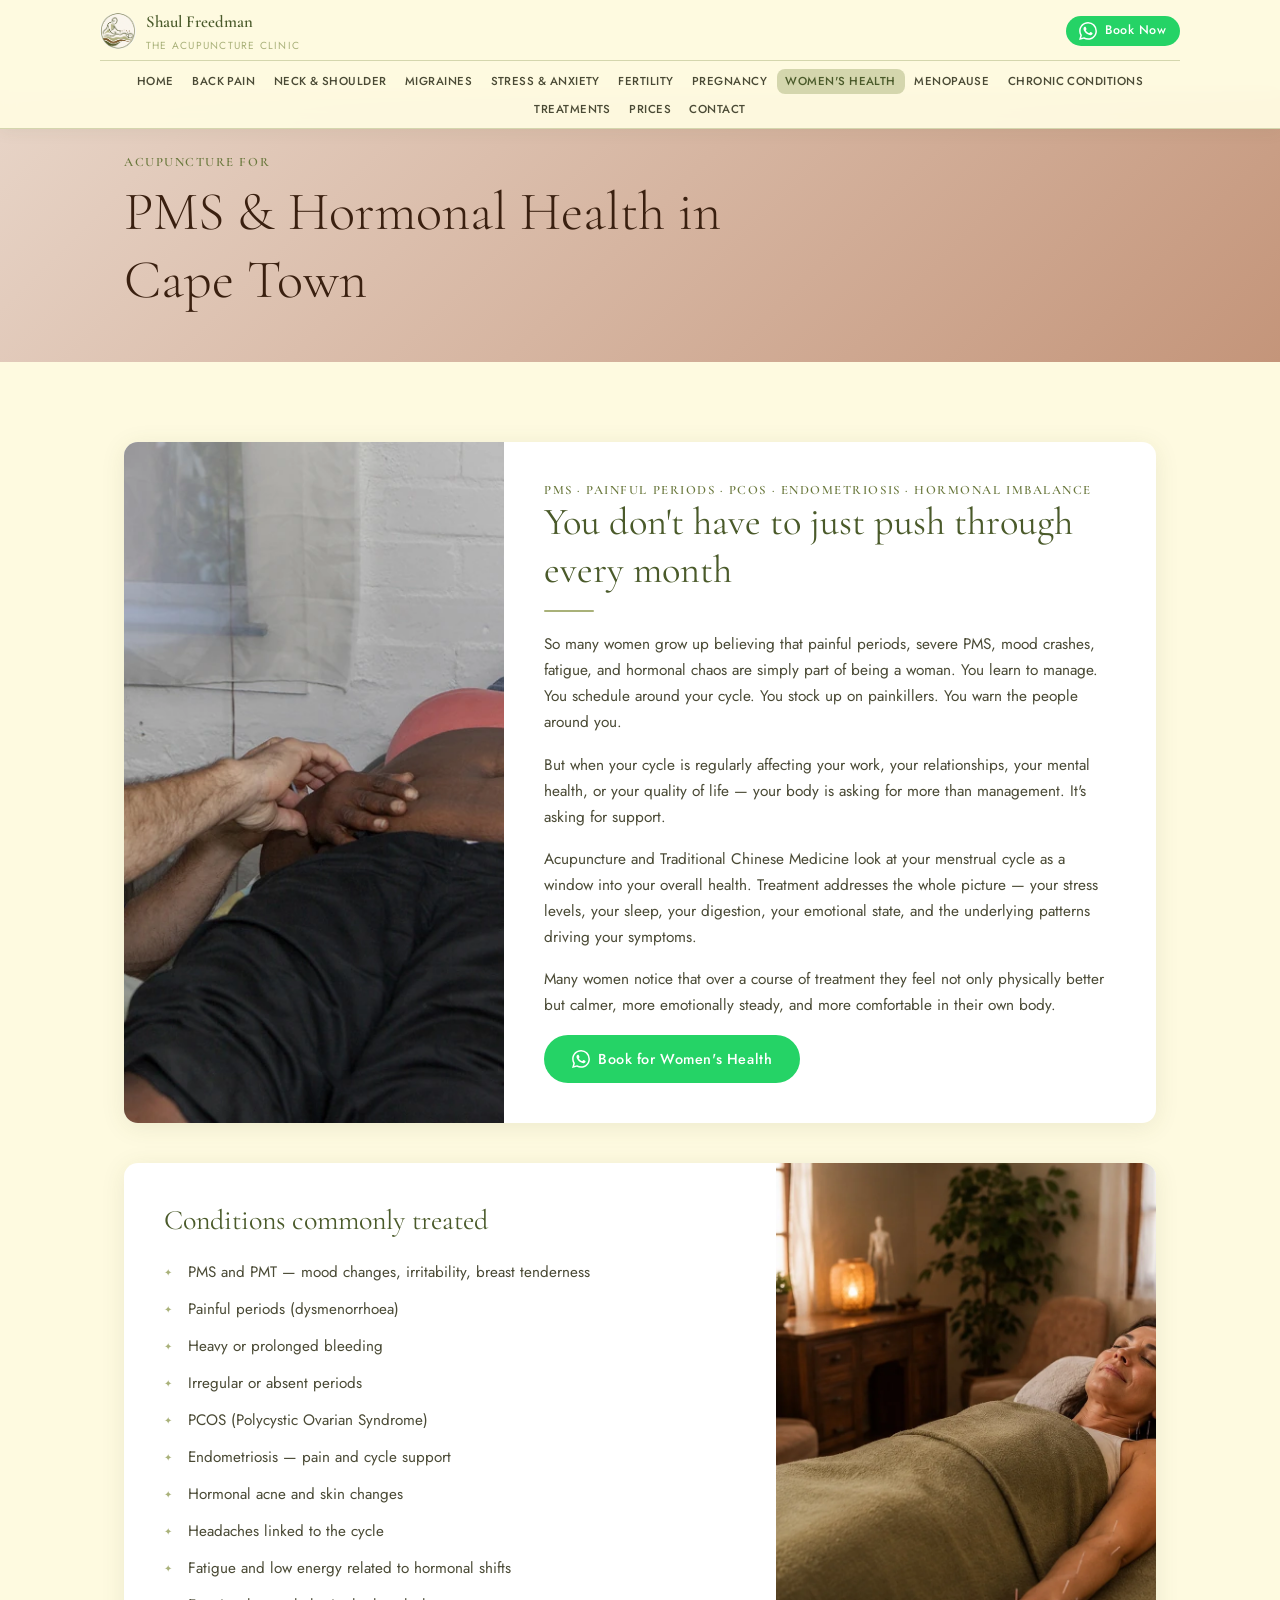
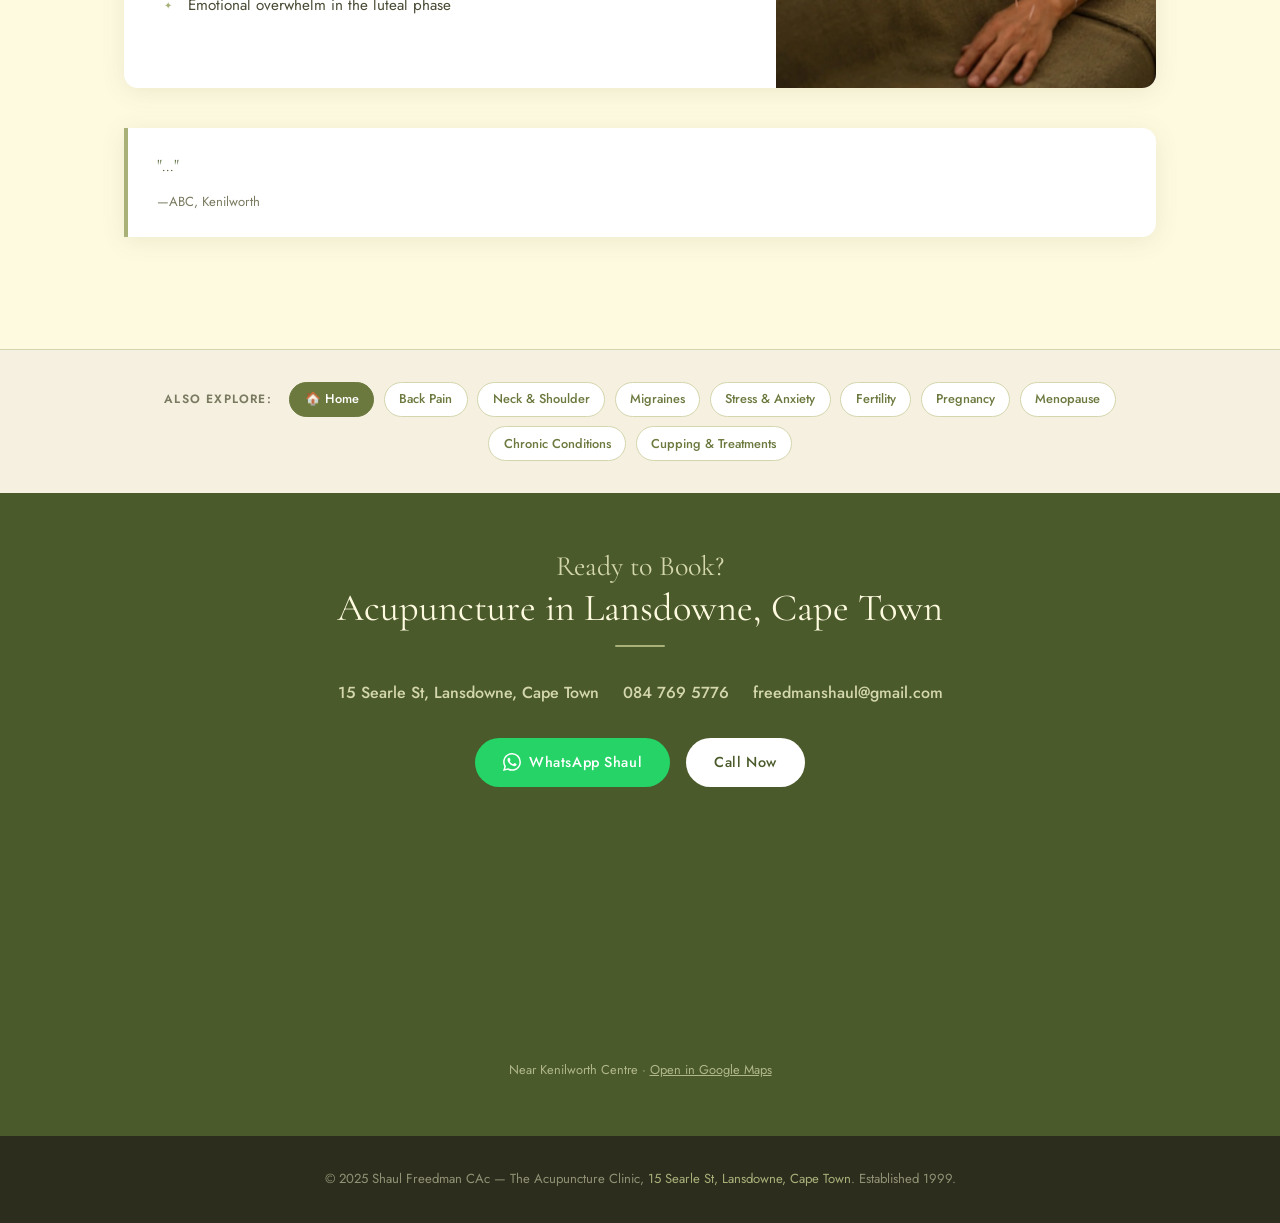
<file: pms-hormonal-health-acupuncture-cape-town.html>
<!DOCTYPE html>
<html lang="en">
<head>
<meta charset="UTF-8">
<meta name="viewport" content="width=device-width, initial-scale=1.0">
<title>Acupuncture for PMS & Hormonal Health in Cape Town | Shaul Freedman</title>
<meta name="description" content="Acupuncture for PMS, painful periods, PCOS, endometriosis and hormonal imbalance in Cape Town. Shaul Freedman CAc. 084 769 5776.">
<meta name="keywords" content="PMS acupuncture cape town, acupuncture hormonal balance cape town, PCOS acupuncture cape town, painful periods acupuncture cape town">
<meta name="author" content="Shaul Freedman">
<meta property="og:url" content="https://acupunctureincapetown.co.za/">
<meta property="og:image" content="https://acupunctureincapetown.co.za/assets/relaxing-acupuncture-clinic-hero.webp">
<meta property="og:image:width" content="1200">
<meta property="og:image:height" content="630">
<link rel="stylesheet" href="style.css">
</head>
<body>
<nav>
  <div class="nav-inner-top">
    <a href="index.html" class="nav-brand">
      <img src="assets/shaul-freedman-acupuncture-logo.webp" alt="Shaul Freedman Acupuncture logo" class="nav-logo">
      <div><span class="nav-brand-name">Shaul Freedman</span><span class="nav-brand-sub">The Acupuncture Clinic</span></div>
    </a>
    <a href="https://wa.me/27847695776?text=Hi%20Shaul%2C%20I%27d%20like%20to%20book%20an%20acupuncture%20treatment." target="_blank" class="btn btn-wa nav-wa" style="font-size:0.78rem;padding:0.35rem 1rem;"><svg class="wa-icon" viewBox="0 0 24 24"><path d="M17.472 14.382c-.297-.149-1.758-.867-2.03-.967-.273-.099-.471-.148-.67.15-.197.297-.767.966-.94 1.164-.173.199-.347.223-.644.075-.297-.15-1.255-.463-2.39-1.475-.883-.788-1.48-1.761-1.653-2.059-.173-.297-.018-.458.13-.606.134-.133.298-.347.446-.52.149-.174.198-.298.298-.497.099-.198.05-.371-.025-.52-.075-.149-.669-1.612-.916-2.207-.242-.579-.487-.5-.669-.51-.173-.008-.371-.01-.57-.01-.198 0-.52.074-.792.372-.272.297-1.04 1.016-1.04 2.479 0 1.462 1.065 2.875 1.213 3.074.149.198 2.096 3.2 5.077 4.487.709.306 1.262.489 1.694.625.712.227 1.36.195 1.871.118.571-.085 1.758-.719 2.006-1.413.248-.694.248-1.289.173-1.413-.074-.124-.272-.198-.57-.347m-5.421 7.403h-.004a9.87 9.87 0 01-5.031-1.378l-.361-.214-3.741.982.998-3.648-.235-.374a9.86 9.86 0 01-1.51-5.26c.001-5.45 4.436-9.884 9.888-9.884 2.64 0 5.122 1.03 6.988 2.898a9.825 9.825 0 012.893 6.994c-.003 5.45-4.437 9.884-9.885 9.884m8.413-18.297A11.815 11.815 0 0012.05 0C5.495 0 .16 5.335.157 11.892c0 2.096.547 4.142 1.588 5.945L.057 24l6.305-1.654a11.882 11.882 0 005.683 1.448h.005c6.554 0 11.89-5.335 11.893-11.893a11.821 11.821 0 00-3.48-8.413Z"/></svg> Book Now</a>
    <button class="hamburger" onclick="toggleMenu()" aria-label="Menu"><span></span><span></span><span></span></button>
  </div>
  <div class="nav-inner-links">
    <ul class="nav-links"><li><a href="index.html" class="">Home</a></li>
<li><a href="back-pain-acupuncture-cape-town.html" class="">Back Pain</a></li>
<li><a href="neck-shoulder-pain-acupuncture-cape-town.html" class="">Neck &amp; Shoulder</a></li>
<li><a href="migraine-headache-acupuncture-cape-town.html" class="">Migraines</a></li>
<li><a href="stress-anxiety-depression-sleep-acupuncture-cape-town.html" class="">Stress &amp; Anxiety</a></li>
<li><a href="fertility-acupuncture-cape-town.html" class="">Fertility</a></li>
<li><a href="pregnancy-acupuncture-cape-town.html" class="">Pregnancy</a></li>
<li><a href="pms-hormonal-health-acupuncture-cape-town.html" class="active">Women's Health</a></li>
<li><a href="menopause-acupuncture-cape-town.html" class="">Menopause</a></li>
<li><a href="chronic-conditions-acupuncture-cape-town.html" class="">Chronic Conditions</a></li>
<li><a href="cupping-electro-acupuncture-cape-town.html" class="">Treatments</a></li>
<li><a href="index.html#pricing">Prices</a></li> 
<li><a href="index.html#contact">Contact</a></li>
</ul>
  </div>
</nav>
<div class="mobile-menu" id="mobile-menu"><a href="index.html">Home</a>
<a href="back-pain-acupuncture-cape-town.html">Back Pain</a>
<a href="neck-shoulder-pain-acupuncture-cape-town.html">Neck &amp; Shoulder</a>
<a href="migraine-headache-acupuncture-cape-town.html">Migraines</a>
<a href="stress-anxiety-depression-sleep-acupuncture-cape-town.html">Stress &amp; Anxiety</a>
<a href="fertility-acupuncture-cape-town.html">Fertility</a>
<a href="pregnancy-acupuncture-cape-town.html">Pregnancy</a>
<a href="pms-hormonal-health-acupuncture-cape-town.html">Women's Health</a>
<a href="menopause-acupuncture-cape-town.html">Menopause</a>
<a href="chronic-conditions-acupuncture-cape-town.html">Chronic Conditions</a>
<a href="cupping-electro-acupuncture-cape-town.html">Treatments</a>
<a href="index.html#pricing">Prices</a>
<a href="index.html#contact">Contact</a>
<a href="https://wa.me/27847695776?text=Hi%20Shaul%2C%20I%27d%20like%20to%20book%20an%20acupuncture%20treatment." target="_blank" style="color:#25D366;font-weight:600;">WhatsApp Shaul</a></div>
<div class="page-wrap">
<section class="page-banner banner-rose">
  <div class="container">
    <h4>Acupuncture for</h4>
    <h1>PMS &amp; Hormonal Health in Cape Town</h1>
  </div>
</section>
<section class="section">
  <div class="container">
    <div class="content-block">
      <img src="assets/womens-health-acupuncture-cape-town.webp" alt="Acupuncture for PMS and hormonal health in Cape Town" class="block-img">
      <div class="block-body">
        <h4>PMS · Painful Periods · PCOS · Endometriosis · Hormonal Imbalance</h4>
        <h2>You don't have to just push through every month</h2>
        <div class="divider divider-left"></div>
        <p>So many women grow up believing that painful periods, severe PMS, mood crashes, fatigue, and hormonal chaos are simply part of being a woman. You learn to manage. You schedule around your cycle. You stock up on painkillers. You warn the people around you.</p>
        <p>But when your cycle is regularly affecting your work, your relationships, your mental health, or your quality of life — your body is asking for more than management. It's asking for support.</p>
        <p>Acupuncture and Traditional Chinese Medicine look at your menstrual cycle as a window into your overall health. Treatment addresses the whole picture — your stress levels, your sleep, your digestion, your emotional state, and the underlying patterns driving your symptoms.</p>
        <p>Many women notice that over a course of treatment they feel not only physically better but calmer, more emotionally steady, and more comfortable in their own body.</p>
        <a href="https://wa.me/27847695776?text=Hi%20Shaul%2C%20I%27d%20like%20to%20book%20an%20acupuncture%20appointment%20for%20PMS%20and%20hormonal%20health%20support." target="_blank" class="btn btn-wa"><svg class="wa-icon" viewBox="0 0 24 24"><path d="M17.472 14.382c-.297-.149-1.758-.867-2.03-.967-.273-.099-.471-.148-.67.15-.197.297-.767.966-.94 1.164-.173.199-.347.223-.644.075-.297-.15-1.255-.463-2.39-1.475-.883-.788-1.48-1.761-1.653-2.059-.173-.297-.018-.458.13-.606.134-.133.298-.347.446-.52.149-.174.198-.298.298-.497.099-.198.05-.371-.025-.52-.075-.149-.669-1.612-.916-2.207-.242-.579-.487-.5-.669-.51-.173-.008-.371-.01-.57-.01-.198 0-.52.074-.792.372-.272.297-1.04 1.016-1.04 2.479 0 1.462 1.065 2.875 1.213 3.074.149.198 2.096 3.2 5.077 4.487.709.306 1.262.489 1.694.625.712.227 1.36.195 1.871.118.571-.085 1.758-.719 2.006-1.413.248-.694.248-1.289.173-1.413-.074-.124-.272-.198-.57-.347m-5.421 7.403h-.004a9.87 9.87 0 01-5.031-1.378l-.361-.214-3.741.982.998-3.648-.235-.374a9.86 9.86 0 01-1.51-5.26c.001-5.45 4.436-9.884 9.888-9.884 2.64 0 5.122 1.03 6.988 2.898a9.825 9.825 0 012.893 6.994c-.003 5.45-4.437 9.884-9.885 9.884m8.413-18.297A11.815 11.815 0 0012.05 0C5.495 0 .16 5.335.157 11.892c0 2.096.547 4.142 1.588 5.945L.057 24l6.305-1.654a11.882 11.882 0 005.683 1.448h.005c6.554 0 11.89-5.335 11.893-11.893a11.821 11.821 0 00-3.48-8.413Z"/></svg> Book for Women's Health</a>
      </div>
    </div>
    <div class="content-block reverse" style="margin-top:2.5rem;">
      <img src="assets/relaxing-acupuncture-clinic-hero.webp" alt="Acupuncture treatment for women's health in Cape Town" class="block-img">
      <div class="block-body">
        <h3>Conditions commonly treated</h3>
        <ul class="content-list">
          <li>PMS and PMT — mood changes, irritability, breast tenderness</li>
          <li>Painful periods (dysmenorrhoea)</li>
          <li>Heavy or prolonged bleeding</li>
          <li>Irregular or absent periods</li>
          <li>PCOS (Polycystic Ovarian Syndrome)</li>
          <li>Endometriosis — pain and cycle support</li>
          <li>Hormonal acne and skin changes</li>
          <li>Headaches linked to the cycle</li>
          <li>Fatigue and low energy related to hormonal shifts</li>
          <li>Emotional overwhelm in the luteal phase</li>
        </ul>
      </div>
    </div>
    <div class="testimonial">
      <p>"..."</p>
      <cite>—ABC, Kenilworth</cite>
    </div>
  </div>
</section>
<div class="related-strip">
  <div class="container"><div class="related-strip-inner">
    <span class="related-strip-label">Also explore:</span><a href="index.html" class="related-link home">🏠 Home</a>
<a href="back-pain-acupuncture-cape-town.html" class="related-link">Back Pain</a>
<a href="neck-shoulder-pain-acupuncture-cape-town.html" class="related-link">Neck &amp; Shoulder</a>
<a href="migraine-headache-acupuncture-cape-town.html" class="related-link">Migraines</a>
<a href="stress-anxiety-depression-sleep-acupuncture-cape-town.html" class="related-link">Stress &amp; Anxiety</a>
<a href="fertility-acupuncture-cape-town.html" class="related-link">Fertility</a>
<a href="pregnancy-acupuncture-cape-town.html" class="related-link">Pregnancy</a>
<a href="menopause-acupuncture-cape-town.html" class="related-link">Menopause</a>
<a href="chronic-conditions-acupuncture-cape-town.html" class="related-link">Chronic Conditions</a>
<a href="cupping-electro-acupuncture-cape-town.html" class="related-link">Cupping &amp; Treatments</a>

  </div></div>
</div>
<!-- READY TO BOOK / CONTACT -->
<section class="contact-strip" id="contact">
  <div class="container">
    <h3 style="color:var(--pale-green);">Ready to Book?</h3>
    <h2>Acupuncture in Lansdowne, Cape Town</h2>
    <div class="divider"></div>
    <div class="contact-details">
      <span class="contact-detail"><a href="https://www.google.com/maps/search/15+Searle+St+Lansdowne+Cape+Town" target="_blank" rel="noopener" style="color:var(--pale-green);">15 Searle St, Lansdowne, Cape Town</a></span>
      <span class="contact-detail"><a href="tel:+27847695776" style="color:var(--pale-green);">084 769 5776</a></span>
      <span class="contact-detail"><a href="mailto:freedmanshaul@gmail.com" style="color:var(--pale-green);">freedmanshaul@gmail.com</a></span>
    </div>
   <div class="contact-btns">
      <a href="https://wa.me/27847695776?text=Hi%20Shaul%2C%20I%27d%20like%20to%20book%20an%20acupuncture%20treatment." target="_blank" class="btn btn-wa"><svg class="wa-icon" viewBox="0 0 24 24"><path d="M17.472 14.382c-.297-.149-1.758-.867-2.03-.967-.273-.099-.471-.148-.67.15-.197.297-.767.966-.94 1.164-.173.199-.347.223-.644.075-.297-.15-1.255-.463-2.39-1.475-.883-.788-1.48-1.761-1.653-2.059-.173-.297-.018-.458.13-.606.134-.133.298-.347.446-.52.149-.174.198-.298.298-.497.099-.198.05-.371-.025-.52-.075-.149-.669-1.612-.916-2.207-.242-.579-.487-.5-.669-.51-.173-.008-.371-.01-.57-.01-.198 0-.52.074-.792.372-.272.297-1.04 1.016-1.04 2.479 0 1.462 1.065 2.875 1.213 3.074.149.198 2.096 3.2 5.077 4.487.709.306 1.262.489 1.694.625.712.227 1.36.195 1.871.118.571-.085 1.758-.719 2.006-1.413.248-.694.248-1.289.173-1.413-.074-.124-.272-.198-.57-.347m-5.421 7.403h-.004a9.87 9.87 0 01-5.031-1.378l-.361-.214-3.741.982.998-3.648-.235-.374a9.86 9.86 0 01-1.51-5.26c.001-5.45 4.436-9.884 9.888-9.884 2.64 0 5.122 1.03 6.988 2.898a9.825 9.825 0 012.893 6.994c-.003 5.45-4.437 9.884-9.885 9.884m8.413-18.297A11.815 11.815 0 0012.05 0C5.495 0 .16 5.335.157 11.892c0 2.096.547 4.142 1.588 5.945L.057 24l6.305-1.654a11.882 11.882 0 005.683 1.448h.005c6.554 0 11.89-5.335 11.893-11.893a11.821 11.821 0 00-3.48-8.413Z"/></svg> WhatsApp Shaul</a>
      <a href="tel:+27847695776" class="btn btn-white">Call Now</a>
    </div>

    <div style="margin-top:2.5rem;">
      <div style="border-radius:var(--radius);overflow:hidden;max-width:640px;margin:0 auto;opacity:0.9;">
        <iframe
          src="https://www.google.com/maps/embed?pb=!1m18!1m12!1m3!1d12693.978609809716!2d18.48299224400942!3d-33.98586539672787!2m3!1f0!2f0!3f0!3m2!1i1024!2i768!4f13.1!3m3!1m2!1s0x1dcc4338da3aa5c3%3A0x822cbae9c2468ecc!2s15%20Searle%20St%2C%20Lansdowne%2C%20Cape%20Town%2C%207780!5e0!3m2!1sen!2sza!4v1778156755630!5m2!1sen!2sza"
          width="640"
          height="220"
          style="border:0;display:block;width:100%;height:220px;"
          allowfullscreen=""
          loading="lazy"
          referrerpolicy="no-referrer-when-downgrade"
          title="Shaul Freedman Acupuncture Clinic — near Kenilworth Centre, Cape Town">
        </iframe>
      </div>
      <p style="font-size:0.8rem;color:var(--pale-green);margin-top:0.75rem;opacity:0.75;">Near Kenilworth Centre · <a href="https://www.google.com/maps/search/?api=1&query=15+Searle+St,+Lansdowne,+Cape+Town" target="_blank" rel="noopener" style="color:var(--pale-green);text-decoration:underline;">Open in Google Maps</a></p>
    </div>

  </div>
</section>

<footer><div class="container">
  <p>© 2025 Shaul Freedman CAc — The Acupuncture Clinic, <a href="https://www.google.com/maps/search/15+Searle+St+Lansdowne+Cape+Town" target="_blank" rel="noopener" style="color:var(--light-green);">15 Searle St, Lansdowne, Cape Town</a>. Established 1999.</p>
</div></footer>
<button id="back-to-top" onclick="window.scrollTo({top:0,behavior:'smooth'})" title="Back to top">↑</button>
<script>
function toggleMenu(){document.getElementById('mobile-menu').classList.toggle('open');}
window.addEventListener('scroll',()=>{
  document.getElementById('back-to-top').classList.toggle('visible',window.scrollY>300);
  document.getElementById('mobile-menu').classList.remove('open');
});
document.querySelectorAll('.faq-q').forEach(btn=>{
  btn.addEventListener('click',()=>{
    const item=btn.closest('.faq-item');
    const wasOpen=item.classList.contains('open');
    document.querySelectorAll('.faq-item').forEach(i=>i.classList.remove('open'));
    if(!wasOpen)item.classList.add('open');
  });
});
</script>
</div>
</body>
</html>
</file>
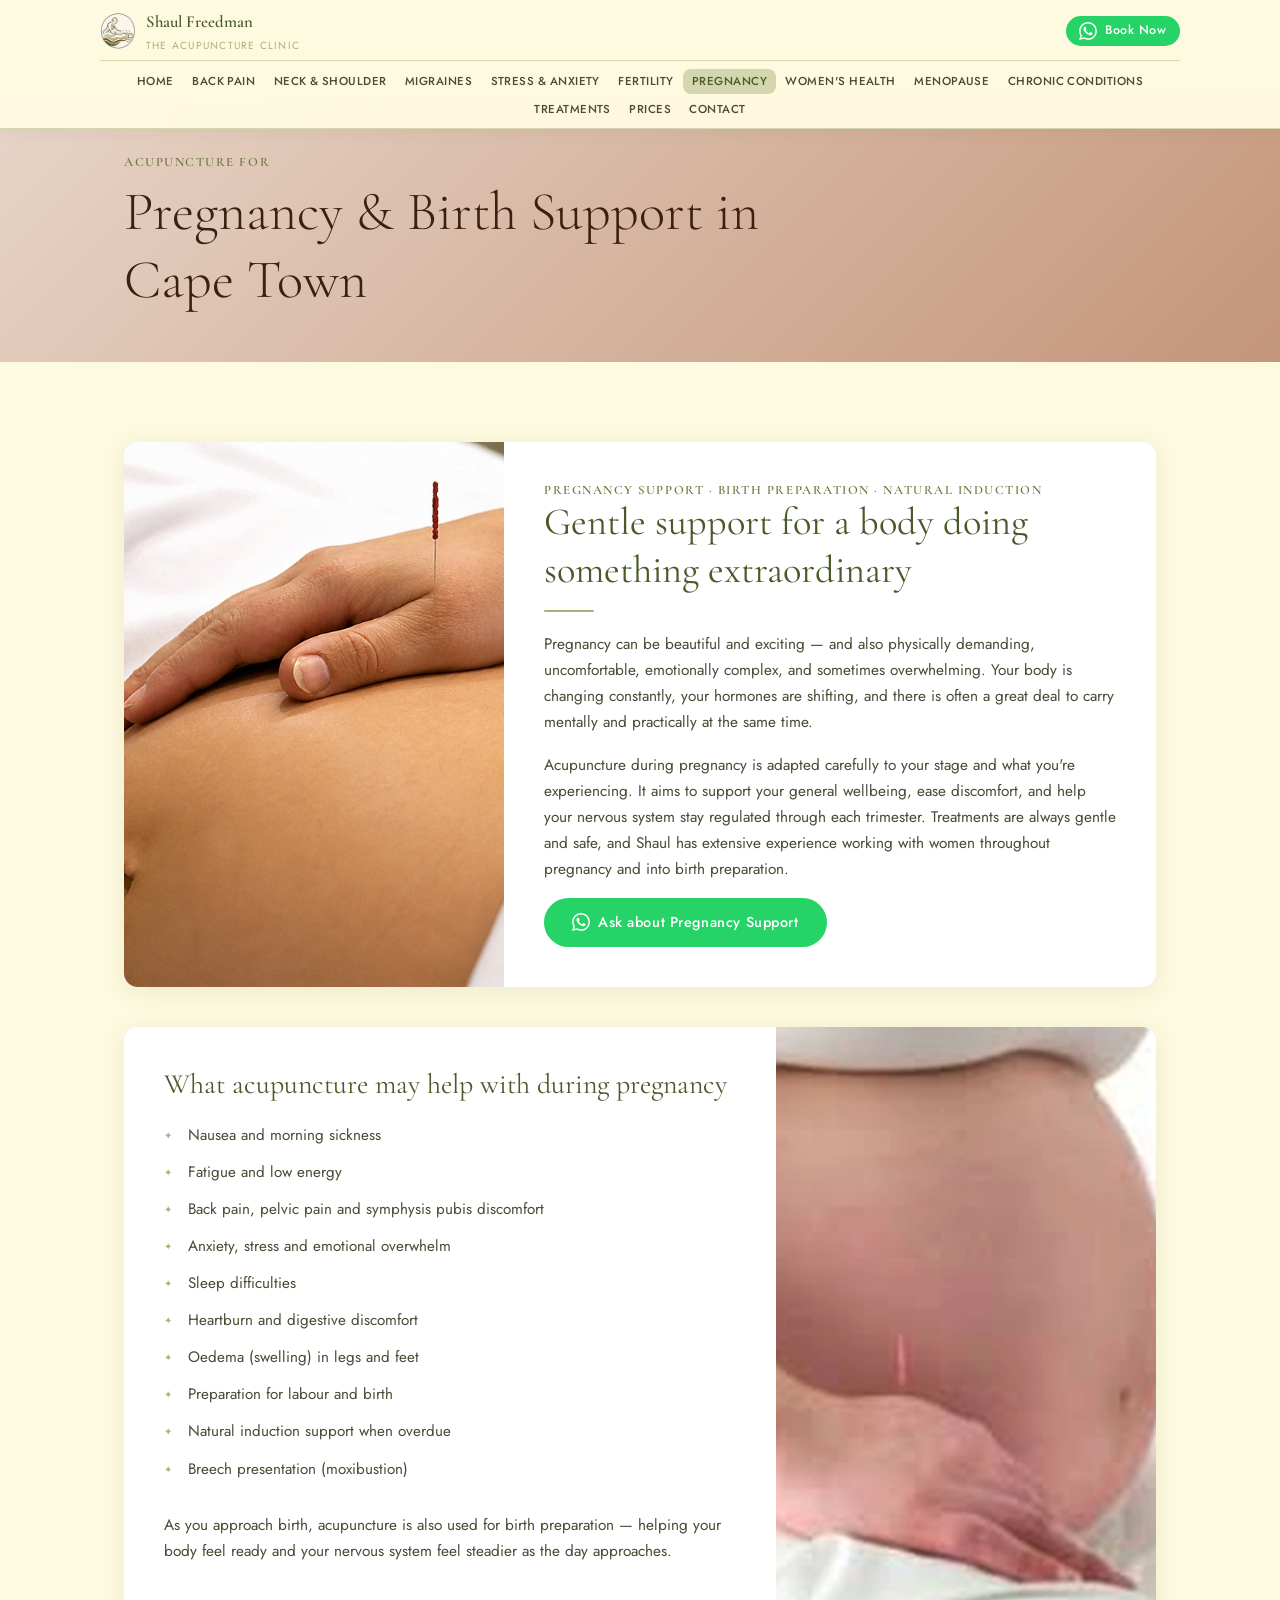
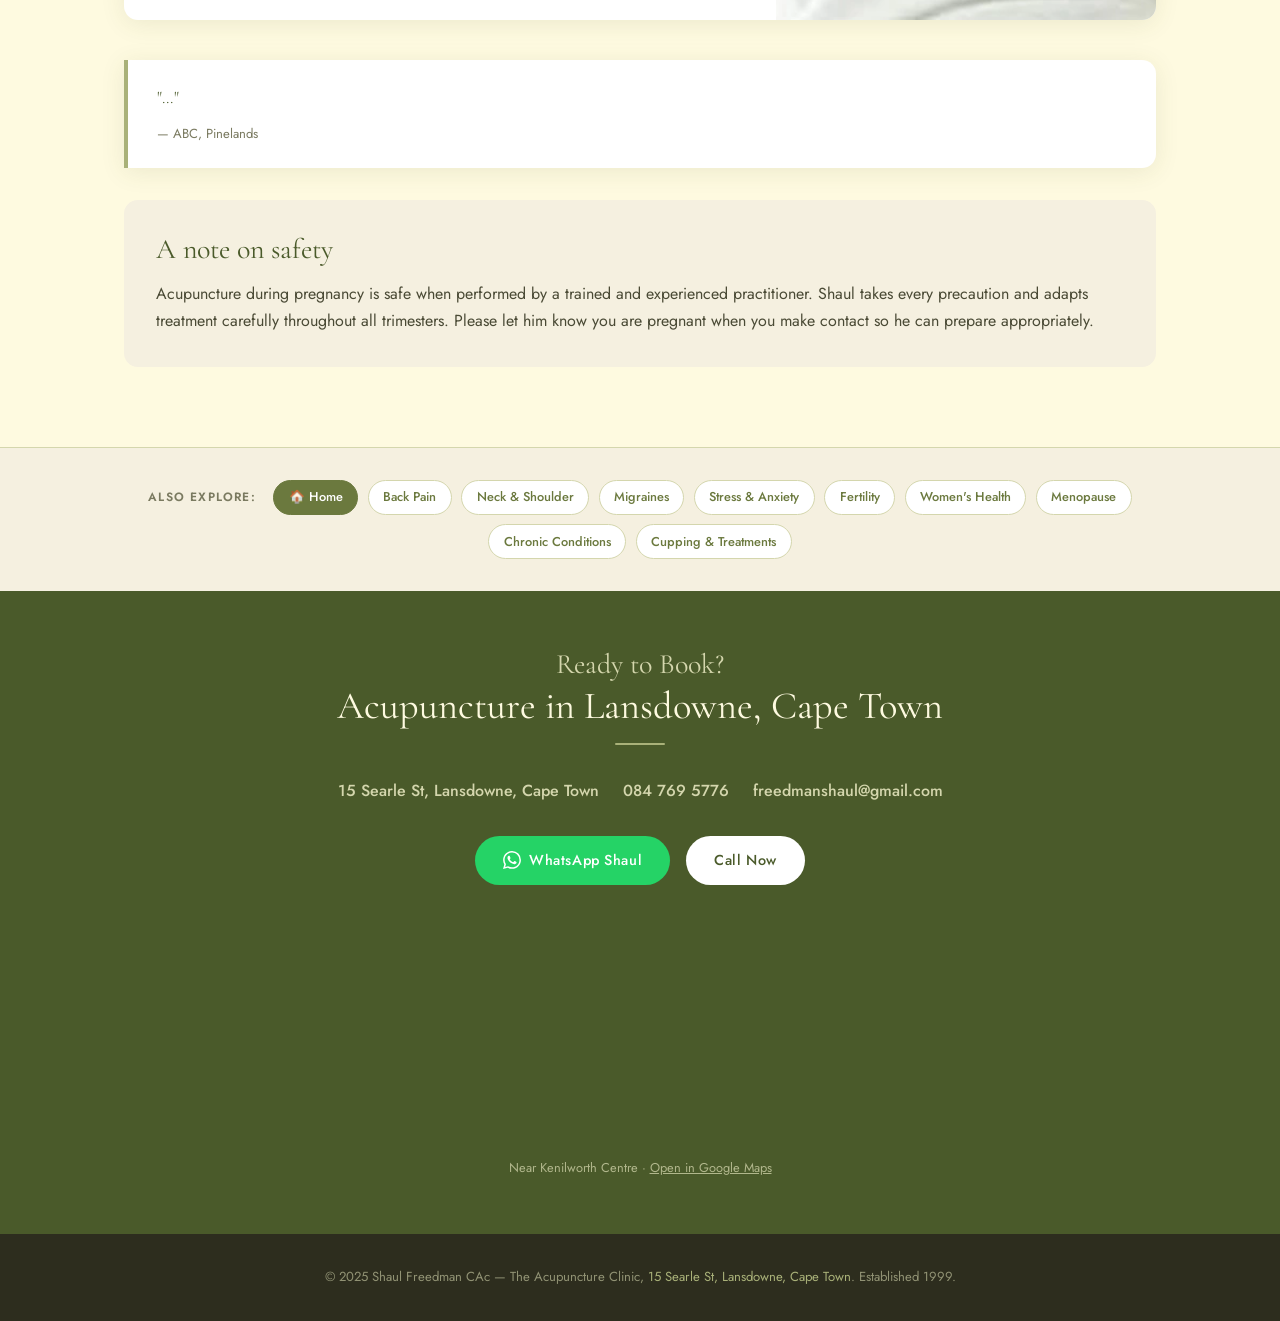
<file: pregnancy-acupuncture-cape-town.html>
<!DOCTYPE html>
<html lang="en">
<head>
<meta charset="UTF-8">
<meta name="viewport" content="width=device-width, initial-scale=1.0">
<title>Pregnancy Acupuncture in Cape Town | Birth Support | Shaul Freedman</title>
<meta name="description" content="Gentle acupuncture support during pregnancy, birth preparation and natural induction in Cape Town. Shaul Freedman CAc. 084 769 5776.">
<meta name="keywords" content="pregnancy acupuncture cape town, birth preparation acupuncture cape town, acupuncture morning sickness cape town, natural induction cape town">
<meta name="author" content="Shaul Freedman">
<meta property="og:url" content="https://acupunctureincapetown.co.za/">
<meta property="og:image" content="https://acupunctureincapetown.co.za/assets/relaxing-acupuncture-clinic-hero.webp">
<meta property="og:image:width" content="1200">
<meta property="og:image:height" content="630">
<link rel="stylesheet" href="style.css">
</head>
<body>
<nav>
  <div class="nav-inner-top">
    <a href="index.html" class="nav-brand">
      <img src="assets/shaul-freedman-acupuncture-logo.webp" alt="Shaul Freedman Acupuncture logo" class="nav-logo">
      <div><span class="nav-brand-name">Shaul Freedman</span><span class="nav-brand-sub">The Acupuncture Clinic</span></div>
    </a>
    <a href="https://wa.me/27847695776?text=Hi%20Shaul%2C%20I%27d%20like%20to%20book%20an%20acupuncture%20treatment." target="_blank" class="btn btn-wa nav-wa" style="font-size:0.78rem;padding:0.35rem 1rem;"><svg class="wa-icon" viewBox="0 0 24 24"><path d="M17.472 14.382c-.297-.149-1.758-.867-2.03-.967-.273-.099-.471-.148-.67.15-.197.297-.767.966-.94 1.164-.173.199-.347.223-.644.075-.297-.15-1.255-.463-2.39-1.475-.883-.788-1.48-1.761-1.653-2.059-.173-.297-.018-.458.13-.606.134-.133.298-.347.446-.52.149-.174.198-.298.298-.497.099-.198.05-.371-.025-.52-.075-.149-.669-1.612-.916-2.207-.242-.579-.487-.5-.669-.51-.173-.008-.371-.01-.57-.01-.198 0-.52.074-.792.372-.272.297-1.04 1.016-1.04 2.479 0 1.462 1.065 2.875 1.213 3.074.149.198 2.096 3.2 5.077 4.487.709.306 1.262.489 1.694.625.712.227 1.36.195 1.871.118.571-.085 1.758-.719 2.006-1.413.248-.694.248-1.289.173-1.413-.074-.124-.272-.198-.57-.347m-5.421 7.403h-.004a9.87 9.87 0 01-5.031-1.378l-.361-.214-3.741.982.998-3.648-.235-.374a9.86 9.86 0 01-1.51-5.26c.001-5.45 4.436-9.884 9.888-9.884 2.64 0 5.122 1.03 6.988 2.898a9.825 9.825 0 012.893 6.994c-.003 5.45-4.437 9.884-9.885 9.884m8.413-18.297A11.815 11.815 0 0012.05 0C5.495 0 .16 5.335.157 11.892c0 2.096.547 4.142 1.588 5.945L.057 24l6.305-1.654a11.882 11.882 0 005.683 1.448h.005c6.554 0 11.89-5.335 11.893-11.893a11.821 11.821 0 00-3.48-8.413Z"/></svg> Book Now</a>
    <button class="hamburger" onclick="toggleMenu()" aria-label="Menu"><span></span><span></span><span></span></button>
  </div>
  <div class="nav-inner-links">
    <ul class="nav-links"><li><a href="index.html" class="">Home</a></li>
<li><a href="back-pain-acupuncture-cape-town.html" class="">Back Pain</a></li>
<li><a href="neck-shoulder-pain-acupuncture-cape-town.html" class="">Neck &amp; Shoulder</a></li>
<li><a href="migraine-headache-acupuncture-cape-town.html" class="">Migraines</a></li>
<li><a href="stress-anxiety-depression-sleep-acupuncture-cape-town.html" class="">Stress &amp; Anxiety</a></li>
<li><a href="fertility-acupuncture-cape-town.html" class="">Fertility</a></li>
<li><a href="pregnancy-acupuncture-cape-town.html" class="active">Pregnancy</a></li>
<li><a href="pms-hormonal-health-acupuncture-cape-town.html" class="">Women's Health</a></li>
<li><a href="menopause-acupuncture-cape-town.html" class="">Menopause</a></li>
<li><a href="chronic-conditions-acupuncture-cape-town.html" class="">Chronic Conditions</a></li>
<li><a href="cupping-electro-acupuncture-cape-town.html" class="">Treatments</a></li>
<li><a href="index.html#pricing">Prices</a></li> 
<li><a href="index.html#contact">Contact</a></li>
</ul>
  </div>
</nav>
<div class="mobile-menu" id="mobile-menu"><a href="index.html">Home</a>
<a href="back-pain-acupuncture-cape-town.html">Back Pain</a>
<a href="neck-shoulder-pain-acupuncture-cape-town.html">Neck &amp; Shoulder</a>
<a href="migraine-headache-acupuncture-cape-town.html">Migraines</a>
<a href="stress-anxiety-depression-sleep-acupuncture-cape-town.html">Stress &amp; Anxiety</a>
<a href="fertility-acupuncture-cape-town.html">Fertility</a>
<a href="pregnancy-acupuncture-cape-town.html">Pregnancy</a>
<a href="pms-hormonal-health-acupuncture-cape-town.html">Women's Health</a>
<a href="menopause-acupuncture-cape-town.html">Menopause</a>
<a href="chronic-conditions-acupuncture-cape-town.html">Chronic Conditions</a>
<a href="cupping-electro-acupuncture-cape-town.html">Treatments</a>
<a href="index.html#pricing">Prices</a>
<a href="index.html#contact">Contact</a>
<a href="https://wa.me/27847695776?text=Hi%20Shaul%2C%20I%27d%20like%20to%20book%20an%20acupuncture%20treatment." target="_blank" style="color:#25D366;font-weight:600;">WhatsApp Shaul</a></div>
<div class="page-wrap">
<section class="page-banner banner-rose">
  <div class="container">
    <h4>Acupuncture for</h4>
    <h1>Pregnancy &amp; Birth Support in Cape Town</h1>
  </div>
</section>
<section class="section">
  <div class="container">
    <div class="content-block">
      <img src="assets/pregnancy-acupuncture-cape-town.webp" alt="Gentle acupuncture during pregnancy in Cape Town" class="block-img">
      <div class="block-body">
        <h4>Pregnancy Support · Birth Preparation · Natural Induction</h4>
        <h2>Gentle support for a body doing something extraordinary</h2>
        <div class="divider divider-left"></div>
        <p>Pregnancy can be beautiful and exciting — and also physically demanding, uncomfortable, emotionally complex, and sometimes overwhelming. Your body is changing constantly, your hormones are shifting, and there is often a great deal to carry mentally and practically at the same time.</p>
        <p>Acupuncture during pregnancy is adapted carefully to your stage and what you're experiencing. It aims to support your general wellbeing, ease discomfort, and help your nervous system stay regulated through each trimester. Treatments are always gentle and safe, and Shaul has extensive experience working with women throughout pregnancy and into birth preparation.</p>
        <a href="https://wa.me/27847695776?text=Hi%20Shaul%2C%20I%27d%20like%20to%20find%20out%20about%20acupuncture%20support%20during%20my%20pregnancy." target="_blank" class="btn btn-wa"><svg class="wa-icon" viewBox="0 0 24 24"><path d="M17.472 14.382c-.297-.149-1.758-.867-2.03-.967-.273-.099-.471-.148-.67.15-.197.297-.767.966-.94 1.164-.173.199-.347.223-.644.075-.297-.15-1.255-.463-2.39-1.475-.883-.788-1.48-1.761-1.653-2.059-.173-.297-.018-.458.13-.606.134-.133.298-.347.446-.52.149-.174.198-.298.298-.497.099-.198.05-.371-.025-.52-.075-.149-.669-1.612-.916-2.207-.242-.579-.487-.5-.669-.51-.173-.008-.371-.01-.57-.01-.198 0-.52.074-.792.372-.272.297-1.04 1.016-1.04 2.479 0 1.462 1.065 2.875 1.213 3.074.149.198 2.096 3.2 5.077 4.487.709.306 1.262.489 1.694.625.712.227 1.36.195 1.871.118.571-.085 1.758-.719 2.006-1.413.248-.694.248-1.289.173-1.413-.074-.124-.272-.198-.57-.347m-5.421 7.403h-.004a9.87 9.87 0 01-5.031-1.378l-.361-.214-3.741.982.998-3.648-.235-.374a9.86 9.86 0 01-1.51-5.26c.001-5.45 4.436-9.884 9.888-9.884 2.64 0 5.122 1.03 6.988 2.898a9.825 9.825 0 012.893 6.994c-.003 5.45-4.437 9.884-9.885 9.884m8.413-18.297A11.815 11.815 0 0012.05 0C5.495 0 .16 5.335.157 11.892c0 2.096.547 4.142 1.588 5.945L.057 24l6.305-1.654a11.882 11.882 0 005.683 1.448h.005c6.554 0 11.89-5.335 11.893-11.893a11.821 11.821 0 00-3.48-8.413Z"/></svg> Ask about Pregnancy Support</a>
      </div>
    </div>
    <div class="content-block reverse" style="margin-top:2.5rem;">
      <img src="assets/pregnancy-acupuncture-treatment-cape-town.webp" alt="Pregnancy acupuncture and induction support Cape Town" class="block-img">
      <div class="block-body">
        <h3>What acupuncture may help with during pregnancy</h3>
        <ul class="content-list">
          <li>Nausea and morning sickness</li>
          <li>Fatigue and low energy</li>
          <li>Back pain, pelvic pain and symphysis pubis discomfort</li>
          <li>Anxiety, stress and emotional overwhelm</li>
          <li>Sleep difficulties</li>
          <li>Heartburn and digestive discomfort</li>
          <li>Oedema (swelling) in legs and feet</li>
          <li>Preparation for labour and birth</li>
          <li>Natural induction support when overdue</li>
          <li>Breech presentation (moxibustion)</li>
        </ul>
        <p>As you approach birth, acupuncture is also used for birth preparation — helping your body feel ready and your nervous system feel steadier as the day approaches.</p>
      </div>
    </div>
    <div class="testimonial">
      <p>"..."</p>
      <cite>— ABC, Pinelands</cite>
    </div>
    <div style="background:var(--warm-cream);border-radius:var(--radius);padding:2rem;margin-top:2rem;">
      <h3 style="margin-bottom:0.8rem;">A note on safety</h3>
      <p style="margin-bottom:0;">Acupuncture during pregnancy is safe when performed by a trained and experienced practitioner. Shaul takes every precaution and adapts treatment carefully throughout all trimesters. Please let him know you are pregnant when you make contact so he can prepare appropriately.</p>
    </div>
  </div>
</section>
<div class="related-strip">
  <div class="container"><div class="related-strip-inner">
    <span class="related-strip-label">Also explore:</span><a href="index.html" class="related-link home">🏠 Home</a>
<a href="back-pain-acupuncture-cape-town.html" class="related-link">Back Pain</a>
<a href="neck-shoulder-pain-acupuncture-cape-town.html" class="related-link">Neck &amp; Shoulder</a>
<a href="migraine-headache-acupuncture-cape-town.html" class="related-link">Migraines</a>
<a href="stress-anxiety-depression-sleep-acupuncture-cape-town.html" class="related-link">Stress &amp; Anxiety</a>
<a href="fertility-acupuncture-cape-town.html" class="related-link">Fertility</a>
<a href="pms-hormonal-health-acupuncture-cape-town.html" class="related-link">Women's Health</a>
<a href="menopause-acupuncture-cape-town.html" class="related-link">Menopause</a>
<a href="chronic-conditions-acupuncture-cape-town.html" class="related-link">Chronic Conditions</a>
<a href="cupping-electro-acupuncture-cape-town.html" class="related-link">Cupping &amp; Treatments</a>

  </div></div>
</div>
<!-- READY TO BOOK / CONTACT -->
<section class="contact-strip" id="contact">
  <div class="container">
    <h3 style="color:var(--pale-green);">Ready to Book?</h3>
    <h2>Acupuncture in Lansdowne, Cape Town</h2>
    <div class="divider"></div>
    <div class="contact-details">
      <span class="contact-detail"><a href="https://www.google.com/maps/search/15+Searle+St+Lansdowne+Cape+Town" target="_blank" rel="noopener" style="color:var(--pale-green);">15 Searle St, Lansdowne, Cape Town</a></span>
      <span class="contact-detail"><a href="tel:+27847695776" style="color:var(--pale-green);">084 769 5776</a></span>
      <span class="contact-detail"><a href="mailto:freedmanshaul@gmail.com" style="color:var(--pale-green);">freedmanshaul@gmail.com</a></span>
    </div>
   <div class="contact-btns">
      <a href="https://wa.me/27847695776?text=Hi%20Shaul%2C%20I%27d%20like%20to%20book%20an%20acupuncture%20treatment." target="_blank" class="btn btn-wa"><svg class="wa-icon" viewBox="0 0 24 24"><path d="M17.472 14.382c-.297-.149-1.758-.867-2.03-.967-.273-.099-.471-.148-.67.15-.197.297-.767.966-.94 1.164-.173.199-.347.223-.644.075-.297-.15-1.255-.463-2.39-1.475-.883-.788-1.48-1.761-1.653-2.059-.173-.297-.018-.458.13-.606.134-.133.298-.347.446-.52.149-.174.198-.298.298-.497.099-.198.05-.371-.025-.52-.075-.149-.669-1.612-.916-2.207-.242-.579-.487-.5-.669-.51-.173-.008-.371-.01-.57-.01-.198 0-.52.074-.792.372-.272.297-1.04 1.016-1.04 2.479 0 1.462 1.065 2.875 1.213 3.074.149.198 2.096 3.2 5.077 4.487.709.306 1.262.489 1.694.625.712.227 1.36.195 1.871.118.571-.085 1.758-.719 2.006-1.413.248-.694.248-1.289.173-1.413-.074-.124-.272-.198-.57-.347m-5.421 7.403h-.004a9.87 9.87 0 01-5.031-1.378l-.361-.214-3.741.982.998-3.648-.235-.374a9.86 9.86 0 01-1.51-5.26c.001-5.45 4.436-9.884 9.888-9.884 2.64 0 5.122 1.03 6.988 2.898a9.825 9.825 0 012.893 6.994c-.003 5.45-4.437 9.884-9.885 9.884m8.413-18.297A11.815 11.815 0 0012.05 0C5.495 0 .16 5.335.157 11.892c0 2.096.547 4.142 1.588 5.945L.057 24l6.305-1.654a11.882 11.882 0 005.683 1.448h.005c6.554 0 11.89-5.335 11.893-11.893a11.821 11.821 0 00-3.48-8.413Z"/></svg> WhatsApp Shaul</a>
      <a href="tel:+27847695776" class="btn btn-white">Call Now</a>
    </div>

    <div style="margin-top:2.5rem;">
      <div style="border-radius:var(--radius);overflow:hidden;max-width:640px;margin:0 auto;opacity:0.9;">
        <iframe
          src="https://www.google.com/maps/embed?pb=!1m18!1m12!1m3!1d12693.978609809716!2d18.48299224400942!3d-33.98586539672787!2m3!1f0!2f0!3f0!3m2!1i1024!2i768!4f13.1!3m3!1m2!1s0x1dcc4338da3aa5c3%3A0x822cbae9c2468ecc!2s15%20Searle%20St%2C%20Lansdowne%2C%20Cape%20Town%2C%207780!5e0!3m2!1sen!2sza!4v1778156755630!5m2!1sen!2sza"
          width="640"
          height="220"
          style="border:0;display:block;width:100%;height:220px;"
          allowfullscreen=""
          loading="lazy"
          referrerpolicy="no-referrer-when-downgrade"
          title="Shaul Freedman Acupuncture Clinic — near Kenilworth Centre, Cape Town">
        </iframe>
      </div>
      <p style="font-size:0.8rem;color:var(--pale-green);margin-top:0.75rem;opacity:0.75;">Near Kenilworth Centre · <a href="https://www.google.com/maps/search/?api=1&query=15+Searle+St,+Lansdowne,+Cape+Town" target="_blank" rel="noopener" style="color:var(--pale-green);text-decoration:underline;">Open in Google Maps</a></p>
    </div>

  </div>
</section>

<footer><div class="container">
  <p>© 2025 Shaul Freedman CAc — The Acupuncture Clinic, <a href="https://www.google.com/maps/search/15+Searle+St+Lansdowne+Cape+Town" target="_blank" rel="noopener" style="color:var(--light-green);">15 Searle St, Lansdowne, Cape Town</a>. Established 1999.</p>
</div></footer>
<button id="back-to-top" onclick="window.scrollTo({top:0,behavior:'smooth'})" title="Back to top">↑</button>
<script>
function toggleMenu(){document.getElementById('mobile-menu').classList.toggle('open');}
window.addEventListener('scroll',()=>{
  document.getElementById('back-to-top').classList.toggle('visible',window.scrollY>300);
  document.getElementById('mobile-menu').classList.remove('open');
});
document.querySelectorAll('.faq-q').forEach(btn=>{
  btn.addEventListener('click',()=>{
    const item=btn.closest('.faq-item');
    const wasOpen=item.classList.contains('open');
    document.querySelectorAll('.faq-item').forEach(i=>i.classList.remove('open'));
    if(!wasOpen)item.classList.add('open');
  });
});
</script>
</div>
</body>
</html>
</file>
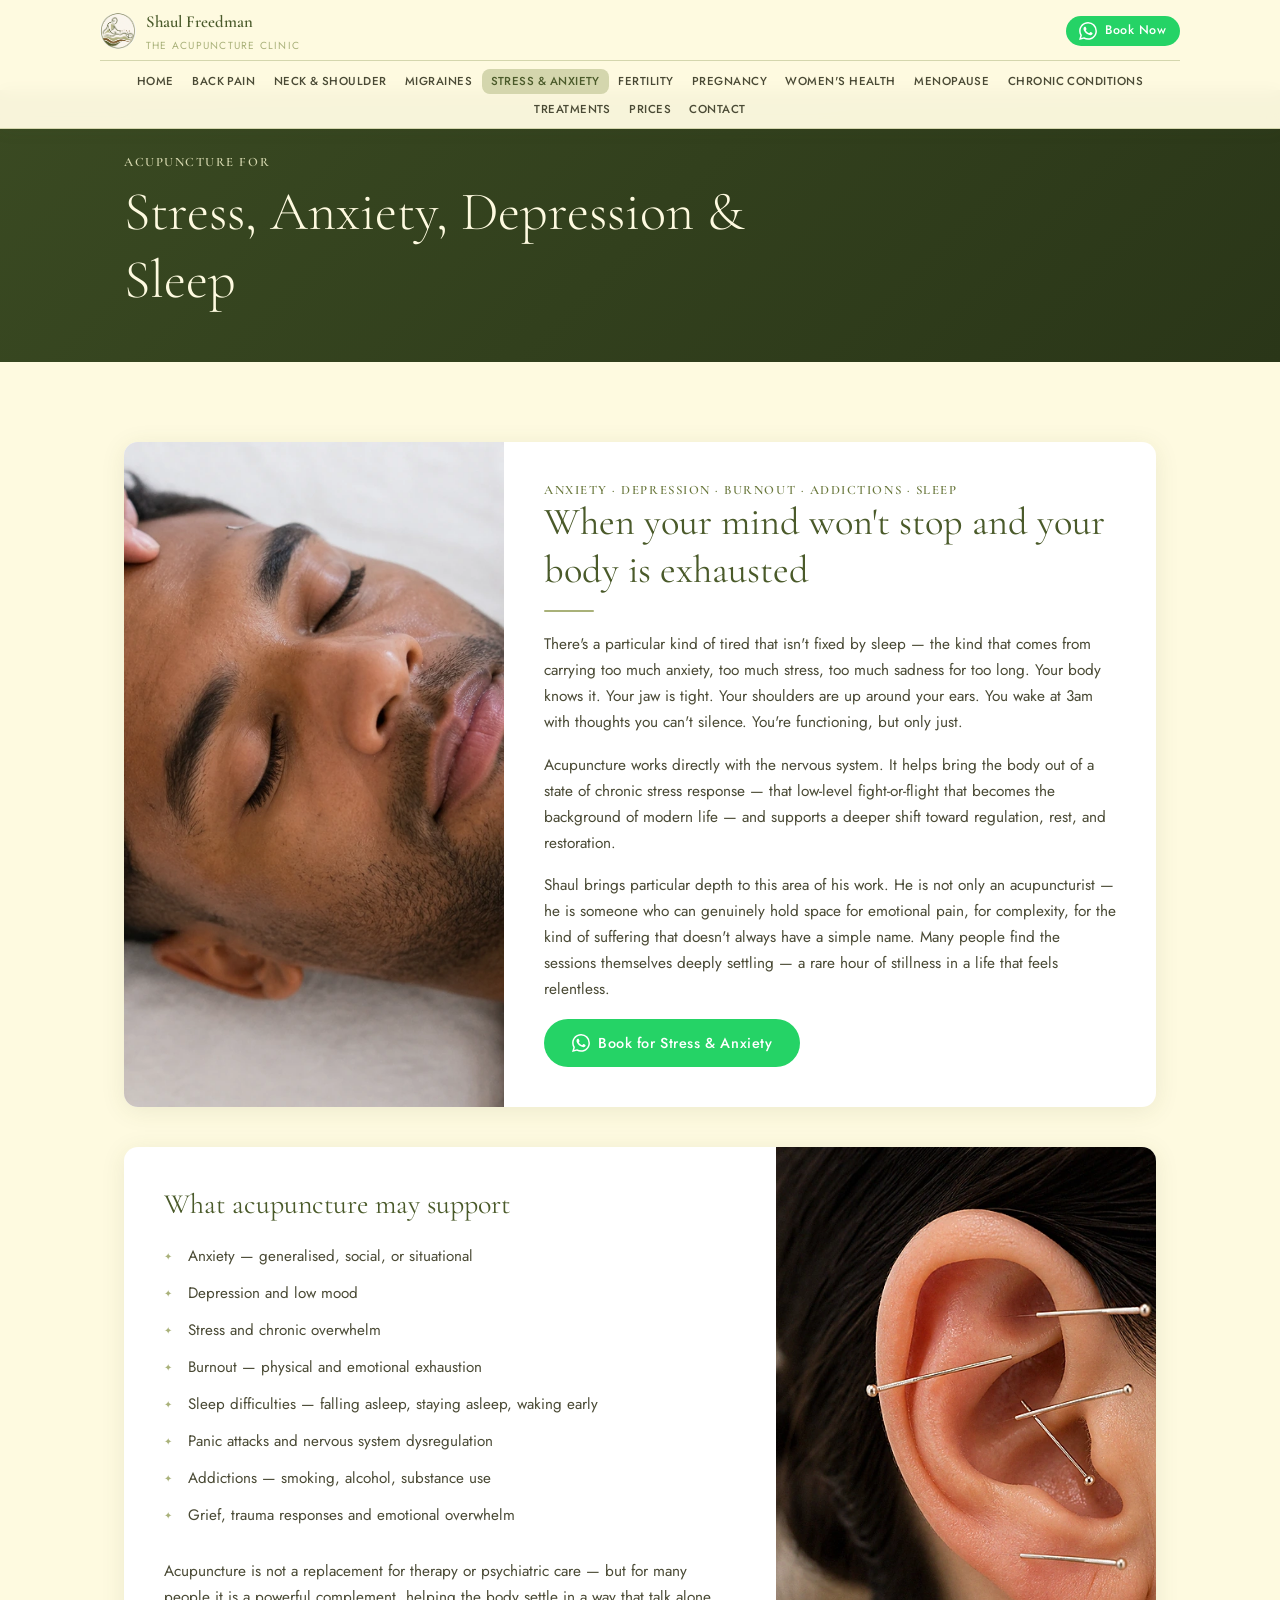
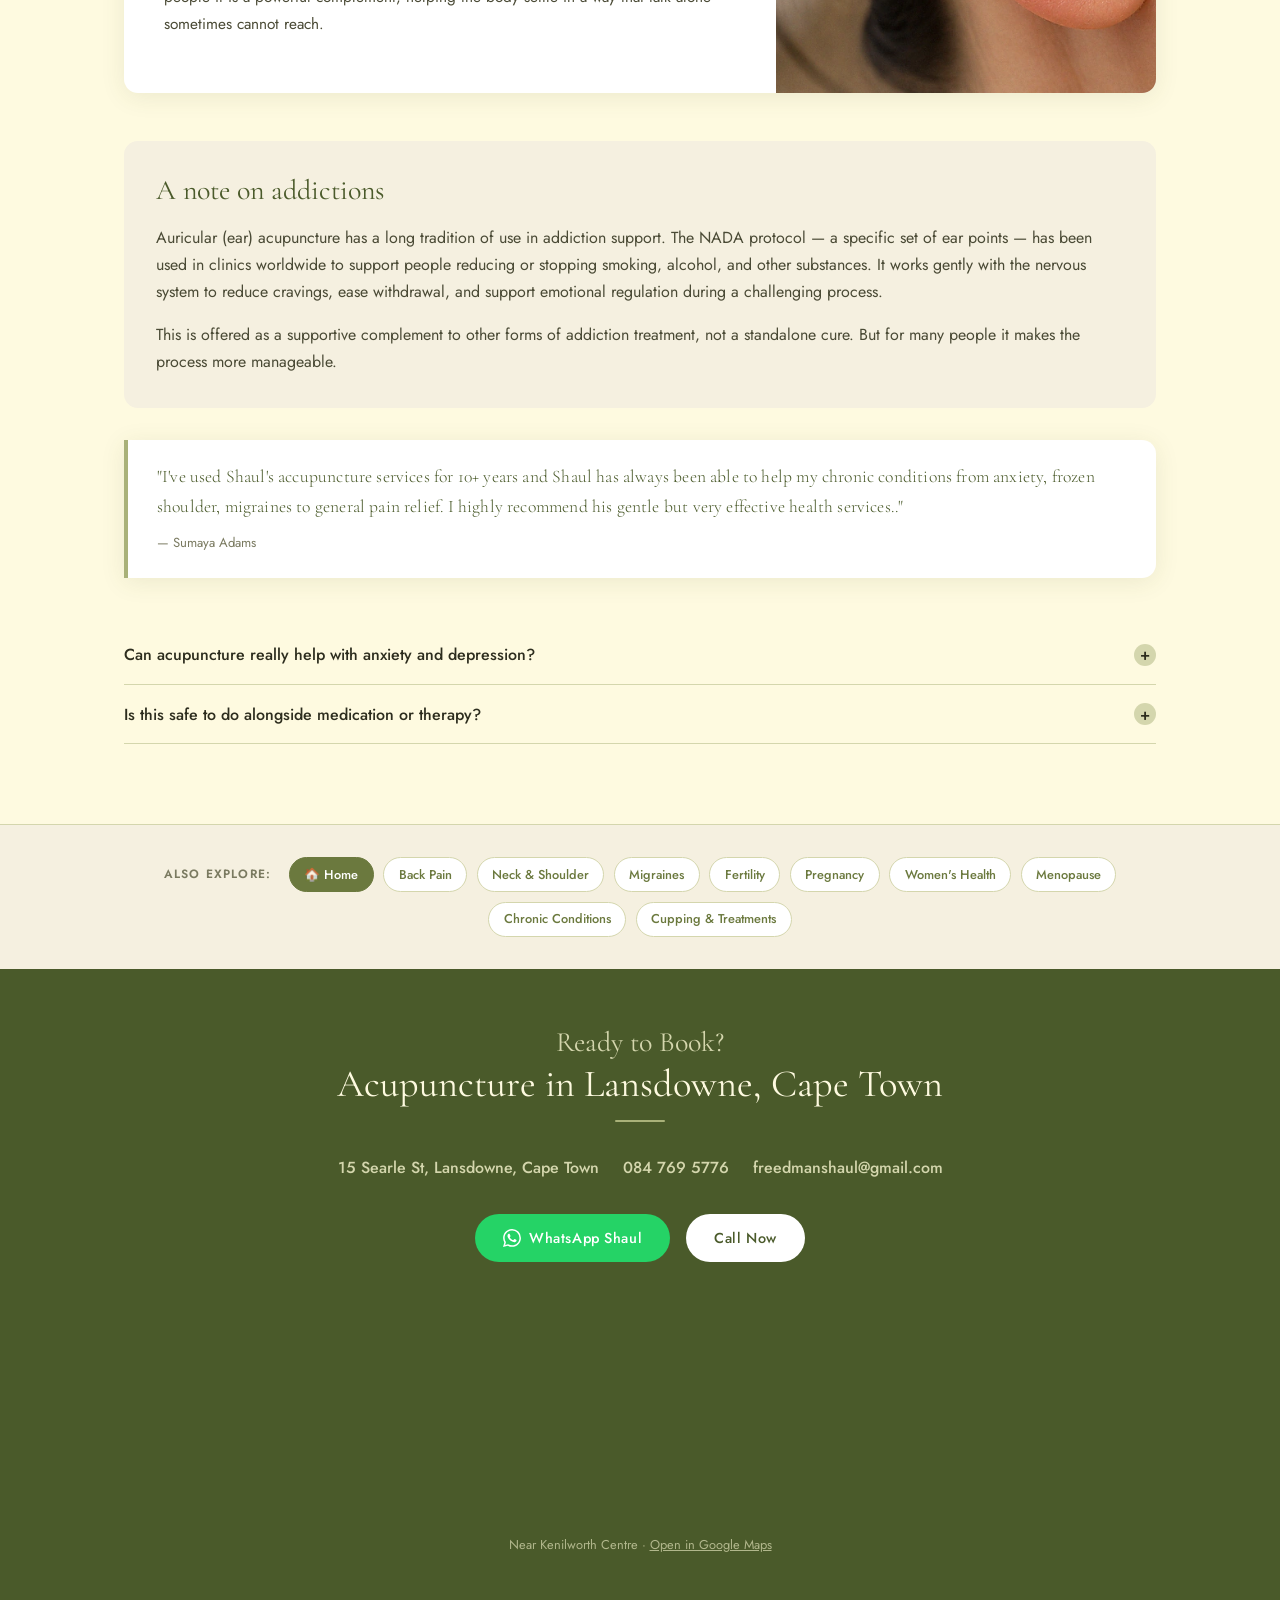
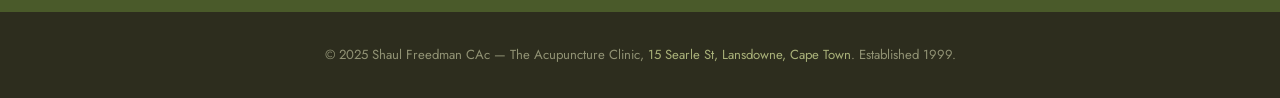
<file: stress-anxiety-depression-sleep-acupuncture-cape-town.html>
<!DOCTYPE html>
<html lang="en">
<head>
<meta charset="UTF-8">
<meta name="viewport" content="width=device-width, initial-scale=1.0">
<title>Acupuncture for Stress, Anxiety & Depression in Cape Town | Shaul Freedman</title>
<meta name="description" content="Acupuncture for stress, anxiety, depression, burnout, sleep and addictions in Cape Town. Shaul Freedman CAc, Lansdowne. 084 769 5776.">
<meta name="keywords" content="acupuncture for anxiety cape town, acupuncture for stress cape town, depression acupuncture cape town, sleep acupuncture cape town">
<meta name="author" content="Shaul Freedman">
<meta property="og:url" content="https://acupunctureincapetown.co.za/">
<meta property="og:image" content="https://acupunctureincapetown.co.za/assets/relaxing-acupuncture-clinic-hero.webp">
<meta property="og:image:width" content="1200">
<meta property="og:image:height" content="630">
<link rel="stylesheet" href="style.css">
</head>
<body>
<nav>
  <div class="nav-inner-top">
    <a href="index.html" class="nav-brand">
      <img src="assets/shaul-freedman-acupuncture-logo.webp" alt="Shaul Freedman Acupuncture logo" class="nav-logo">
      <div><span class="nav-brand-name">Shaul Freedman</span><span class="nav-brand-sub">The Acupuncture Clinic</span></div>
    </a>
    <a href="https://wa.me/27847695776?text=Hi%20Shaul%2C%20I%27d%20like%20to%20book%20an%20acupuncture%20treatment." target="_blank" class="btn btn-wa nav-wa" style="font-size:0.78rem;padding:0.35rem 1rem;"><svg class="wa-icon" viewBox="0 0 24 24"><path d="M17.472 14.382c-.297-.149-1.758-.867-2.03-.967-.273-.099-.471-.148-.67.15-.197.297-.767.966-.94 1.164-.173.199-.347.223-.644.075-.297-.15-1.255-.463-2.39-1.475-.883-.788-1.48-1.761-1.653-2.059-.173-.297-.018-.458.13-.606.134-.133.298-.347.446-.52.149-.174.198-.298.298-.497.099-.198.05-.371-.025-.52-.075-.149-.669-1.612-.916-2.207-.242-.579-.487-.5-.669-.51-.173-.008-.371-.01-.57-.01-.198 0-.52.074-.792.372-.272.297-1.04 1.016-1.04 2.479 0 1.462 1.065 2.875 1.213 3.074.149.198 2.096 3.2 5.077 4.487.709.306 1.262.489 1.694.625.712.227 1.36.195 1.871.118.571-.085 1.758-.719 2.006-1.413.248-.694.248-1.289.173-1.413-.074-.124-.272-.198-.57-.347m-5.421 7.403h-.004a9.87 9.87 0 01-5.031-1.378l-.361-.214-3.741.982.998-3.648-.235-.374a9.86 9.86 0 01-1.51-5.26c.001-5.45 4.436-9.884 9.888-9.884 2.64 0 5.122 1.03 6.988 2.898a9.825 9.825 0 012.893 6.994c-.003 5.45-4.437 9.884-9.885 9.884m8.413-18.297A11.815 11.815 0 0012.05 0C5.495 0 .16 5.335.157 11.892c0 2.096.547 4.142 1.588 5.945L.057 24l6.305-1.654a11.882 11.882 0 005.683 1.448h.005c6.554 0 11.89-5.335 11.893-11.893a11.821 11.821 0 00-3.48-8.413Z"/></svg> Book Now</a>
    <button class="hamburger" onclick="toggleMenu()" aria-label="Menu"><span></span><span></span><span></span></button>
  </div>
  <div class="nav-inner-links">
    <ul class="nav-links"><li><a href="index.html" class="">Home</a></li>
<li><a href="back-pain-acupuncture-cape-town.html" class="">Back Pain</a></li>
<li><a href="neck-shoulder-pain-acupuncture-cape-town.html" class="">Neck &amp; Shoulder</a></li>
<li><a href="migraine-headache-acupuncture-cape-town.html" class="">Migraines</a></li>
<li><a href="stress-anxiety-depression-sleep-acupuncture-cape-town.html" class="active">Stress &amp; Anxiety</a></li>
<li><a href="fertility-acupuncture-cape-town.html" class="">Fertility</a></li>
<li><a href="pregnancy-acupuncture-cape-town.html" class="">Pregnancy</a></li>
<li><a href="pms-hormonal-health-acupuncture-cape-town.html" class="">Women's Health</a></li>
<li><a href="menopause-acupuncture-cape-town.html" class="">Menopause</a></li>
<li><a href="chronic-conditions-acupuncture-cape-town.html" class="">Chronic Conditions</a></li>
<li><a href="cupping-electro-acupuncture-cape-town.html" class="">Treatments</a></li>
<li><a href="index.html#pricing">Prices</a></li>
<li><a href="index.html#contact">Contact</a></li>      
</ul>
  </div>
</nav>
<div class="mobile-menu" id="mobile-menu"><a href="index.html">Home</a>
<a href="back-pain-acupuncture-cape-town.html">Back Pain</a>
<a href="neck-shoulder-pain-acupuncture-cape-town.html">Neck &amp; Shoulder</a>
<a href="migraine-headache-acupuncture-cape-town.html">Migraines</a>
<a href="stress-anxiety-depression-sleep-acupuncture-cape-town.html">Stress &amp; Anxiety</a>
<a href="fertility-acupuncture-cape-town.html">Fertility</a>
<a href="pregnancy-acupuncture-cape-town.html">Pregnancy</a>
<a href="pms-hormonal-health-acupuncture-cape-town.html">Women's Health</a>
<a href="menopause-acupuncture-cape-town.html">Menopause</a>
<a href="chronic-conditions-acupuncture-cape-town.html">Chronic Conditions</a>
<a href="cupping-electro-acupuncture-cape-town.html">Treatments</a>
<a href="index.html#pricing">Prices</a>
<a href="index.html#contact">Contact</a>  
<a href="https://wa.me/27847695776?text=Hi%20Shaul%2C%20I%27d%20like%20to%20book%20an%20acupuncture%20treatment." target="_blank" style="color:#25D366;font-weight:600;">WhatsApp Shaul</a></div>
<div class="page-wrap">
<section class="page-banner banner-deep">
  <div class="container">
    <h4>Acupuncture for</h4>
    <h1>Stress, Anxiety, Depression &amp; Sleep</h1>
  </div>
</section>
<section class="section">
  <div class="container">
    <div class="content-block">
      <img src="assets/acupuncture-stress-cape-town.webp" alt="Acupuncture for stress and anxiety relief in Cape Town" class="block-img">
      <div class="block-body">
        <h4>Anxiety · Depression · Burnout · Addictions · Sleep</h4>
        <h2>When your mind won't stop and your body is exhausted</h2>
        <div class="divider divider-left"></div>
        <p>There's a particular kind of tired that isn't fixed by sleep — the kind that comes from carrying too much anxiety, too much stress, too much sadness for too long. Your body knows it. Your jaw is tight. Your shoulders are up around your ears. You wake at 3am with thoughts you can't silence. You're functioning, but only just.</p>
        <p>Acupuncture works directly with the nervous system. It helps bring the body out of a state of chronic stress response — that low-level fight-or-flight that becomes the background of modern life — and supports a deeper shift toward regulation, rest, and restoration.</p>
        <p>Shaul brings particular depth to this area of his work. He is not only an acupuncturist — he is someone who can genuinely hold space for emotional pain, for complexity, for the kind of suffering that doesn't always have a simple name. Many people find the sessions themselves deeply settling — a rare hour of stillness in a life that feels relentless.</p>
        <a href="https://wa.me/27847695776?text=Hi%20Shaul%2C%20I%27d%20like%20to%20book%20an%20acupuncture%20appointment%20for%20stress%20and%20anxiety%20support." target="_blank" class="btn btn-wa"><svg class="wa-icon" viewBox="0 0 24 24"><path d="M17.472 14.382c-.297-.149-1.758-.867-2.03-.967-.273-.099-.471-.148-.67.15-.197.297-.767.966-.94 1.164-.173.199-.347.223-.644.075-.297-.15-1.255-.463-2.39-1.475-.883-.788-1.48-1.761-1.653-2.059-.173-.297-.018-.458.13-.606.134-.133.298-.347.446-.52.149-.174.198-.298.298-.497.099-.198.05-.371-.025-.52-.075-.149-.669-1.612-.916-2.207-.242-.579-.487-.5-.669-.51-.173-.008-.371-.01-.57-.01-.198 0-.52.074-.792.372-.272.297-1.04 1.016-1.04 2.479 0 1.462 1.065 2.875 1.213 3.074.149.198 2.096 3.2 5.077 4.487.709.306 1.262.489 1.694.625.712.227 1.36.195 1.871.118.571-.085 1.758-.719 2.006-1.413.248-.694.248-1.289.173-1.413-.074-.124-.272-.198-.57-.347m-5.421 7.403h-.004a9.87 9.87 0 01-5.031-1.378l-.361-.214-3.741.982.998-3.648-.235-.374a9.86 9.86 0 01-1.51-5.26c.001-5.45 4.436-9.884 9.888-9.884 2.64 0 5.122 1.03 6.988 2.898a9.825 9.825 0 012.893 6.994c-.003 5.45-4.437 9.884-9.885 9.884m8.413-18.297A11.815 11.815 0 0012.05 0C5.495 0 .16 5.335.157 11.892c0 2.096.547 4.142 1.588 5.945L.057 24l6.305-1.654a11.882 11.882 0 005.683 1.448h.005c6.554 0 11.89-5.335 11.893-11.893a11.821 11.821 0 00-3.48-8.413Z"/></svg> Book for Stress &amp; Anxiety</a>
      </div>
    </div>
    <div class="content-block reverse" style="margin-top:2.5rem;">
      <img src="assets/addiction-acupuncture-cape-town.webp" alt="Ear acupuncture for addiction and stress support in Cape Town" class="block-img">
      <div class="block-body">
        <h3>What acupuncture may support</h3>
        <ul class="content-list">
          <li>Anxiety — generalised, social, or situational</li>
          <li>Depression and low mood</li>
          <li>Stress and chronic overwhelm</li>
          <li>Burnout — physical and emotional exhaustion</li>
          <li>Sleep difficulties — falling asleep, staying asleep, waking early</li>
          <li>Panic attacks and nervous system dysregulation</li>
          <li>Addictions — smoking, alcohol, substance use</li>
          <li>Grief, trauma responses and emotional overwhelm</li>
        </ul>
<p>Acupuncture is not a replacement for therapy or psychiatric care — but for many people it is a powerful complement, helping the body settle in a way that talk alone sometimes cannot reach.</p>
      </div>
    </div>
    <div style="background:var(--warm-cream);border-radius:var(--radius);padding:2rem;margin-top:3rem;">
      <h3 style="margin-bottom:1rem;">A note on addictions</h3>
      <p>Auricular (ear) acupuncture has a long tradition of use in addiction support. The NADA protocol — a specific set of ear points — has been used in clinics worldwide to support people reducing or stopping smoking, alcohol, and other substances. It works gently with the nervous system to reduce cravings, ease withdrawal, and support emotional regulation during a challenging process.</p>
      <p style="margin-bottom:0;">This is offered as a supportive complement to other forms of addiction treatment, not a standalone cure. But for many people it makes the process more manageable.</p>
</div>
        <div class="testimonial">
          <p>"I've used Shaul's accupuncture services for 10+ years and Shaul has always been able to help my chronic conditions from anxiety, frozen shoulder, migraines to general pain relief. I highly recommend his gentle but very effective health services.."</p>
          <cite>— Sumaya Adams</cite>
        </div>

    <div class="faq-item" style="margin-top:3rem;">
      <button class="faq-q">Can acupuncture really help with anxiety and depression? <span class="faq-arrow">+</span></button>
      <div class="faq-a">Acupuncture does not cure anxiety or depression, and Shaul will never promise that it will. What it can do is help regulate your nervous system, improve sleep, ease the physical symptoms of anxiety, and create more space for your body and mind to settle. Many people find it a valuable part of their overall mental health support.</div>
    </div>
    <div class="faq-item">
      <button class="faq-q">Is this safe to do alongside medication or therapy? <span class="faq-arrow">+</span></button>
      <div class="faq-a">Yes. Acupuncture is generally very safe alongside psychiatric medication and psychological therapy. Always let Shaul know what you're taking so he can take it into account.</div>
    </div>
  </div>
</section>
<div class="related-strip">
  <div class="container"><div class="related-strip-inner">
    <span class="related-strip-label">Also explore:</span><a href="index.html" class="related-link home">🏠 Home</a>
<a href="back-pain-acupuncture-cape-town.html" class="related-link">Back Pain</a>
<a href="neck-shoulder-pain-acupuncture-cape-town.html" class="related-link">Neck &amp; Shoulder</a>
<a href="migraine-headache-acupuncture-cape-town.html" class="related-link">Migraines</a>
<a href="fertility-acupuncture-cape-town.html" class="related-link">Fertility</a>
<a href="pregnancy-acupuncture-cape-town.html" class="related-link">Pregnancy</a>
<a href="pms-hormonal-health-acupuncture-cape-town.html" class="related-link">Women's Health</a>
<a href="menopause-acupuncture-cape-town.html" class="related-link">Menopause</a>
<a href="chronic-conditions-acupuncture-cape-town.html" class="related-link">Chronic Conditions</a>
<a href="cupping-electro-acupuncture-cape-town.html" class="related-link">Cupping &amp; Treatments</a>
  </div>
  </div>
</div>
    

 <!-- READY TO BOOK / CONTACT -->
<section class="contact-strip" id="contact">
  <div class="container">
    <h3 style="color:var(--pale-green);">Ready to Book?</h3>
    <h2>Acupuncture in Lansdowne, Cape Town</h2>
    <div class="divider"></div>
    <div class="contact-details">
      <span class="contact-detail"><a href="https://www.google.com/maps/search/15+Searle+St+Lansdowne+Cape+Town" target="_blank" rel="noopener" style="color:var(--pale-green);">15 Searle St, Lansdowne, Cape Town</a></span>
      <span class="contact-detail"><a href="tel:+27847695776" style="color:var(--pale-green);">084 769 5776</a></span>
      <span class="contact-detail"><a href="mailto:freedmanshaul@gmail.com" style="color:var(--pale-green);">freedmanshaul@gmail.com</a></span>
    </div>
   <div class="contact-btns">
      <a href="https://wa.me/27847695776?text=Hi%20Shaul%2C%20I%27d%20like%20to%20book%20an%20acupuncture%20treatment." target="_blank" class="btn btn-wa"><svg class="wa-icon" viewBox="0 0 24 24"><path d="M17.472 14.382c-.297-.149-1.758-.867-2.03-.967-.273-.099-.471-.148-.67.15-.197.297-.767.966-.94 1.164-.173.199-.347.223-.644.075-.297-.15-1.255-.463-2.39-1.475-.883-.788-1.48-1.761-1.653-2.059-.173-.297-.018-.458.13-.606.134-.133.298-.347.446-.52.149-.174.198-.298.298-.497.099-.198.05-.371-.025-.52-.075-.149-.669-1.612-.916-2.207-.242-.579-.487-.5-.669-.51-.173-.008-.371-.01-.57-.01-.198 0-.52.074-.792.372-.272.297-1.04 1.016-1.04 2.479 0 1.462 1.065 2.875 1.213 3.074.149.198 2.096 3.2 5.077 4.487.709.306 1.262.489 1.694.625.712.227 1.36.195 1.871.118.571-.085 1.758-.719 2.006-1.413.248-.694.248-1.289.173-1.413-.074-.124-.272-.198-.57-.347m-5.421 7.403h-.004a9.87 9.87 0 01-5.031-1.378l-.361-.214-3.741.982.998-3.648-.235-.374a9.86 9.86 0 01-1.51-5.26c.001-5.45 4.436-9.884 9.888-9.884 2.64 0 5.122 1.03 6.988 2.898a9.825 9.825 0 012.893 6.994c-.003 5.45-4.437 9.884-9.885 9.884m8.413-18.297A11.815 11.815 0 0012.05 0C5.495 0 .16 5.335.157 11.892c0 2.096.547 4.142 1.588 5.945L.057 24l6.305-1.654a11.882 11.882 0 005.683 1.448h.005c6.554 0 11.89-5.335 11.893-11.893a11.821 11.821 0 00-3.48-8.413Z"/></svg> WhatsApp Shaul</a>
      <a href="tel:+27847695776" class="btn btn-white">Call Now</a>
    </div>

    <div style="margin-top:2.5rem;">
      <div style="border-radius:var(--radius);overflow:hidden;max-width:640px;margin:0 auto;opacity:0.9;">
        <iframe
          src="https://www.google.com/maps/embed?pb=!1m18!1m12!1m3!1d12693.978609809716!2d18.48299224400942!3d-33.98586539672787!2m3!1f0!2f0!3f0!3m2!1i1024!2i768!4f13.1!3m3!1m2!1s0x1dcc4338da3aa5c3%3A0x822cbae9c2468ecc!2s15%20Searle%20St%2C%20Lansdowne%2C%20Cape%20Town%2C%207780!5e0!3m2!1sen!2sza!4v1778156755630!5m2!1sen!2sza"
          width="640"
          height="220"
          style="border:0;display:block;width:100%;height:220px;"
          allowfullscreen=""
          loading="lazy"
          referrerpolicy="no-referrer-when-downgrade"
          title="Shaul Freedman Acupuncture Clinic — near Kenilworth Centre, Cape Town">
        </iframe>
      </div>
      <p style="font-size:0.8rem;color:var(--pale-green);margin-top:0.75rem;opacity:0.75;">Near Kenilworth Centre · <a href="https://www.google.com/maps/search/?api=1&query=15+Searle+St,+Lansdowne,+Cape+Town" target="_blank" rel="noopener" style="color:var(--pale-green);text-decoration:underline;">Open in Google Maps</a></p>
    </div>

  </div>
</section>
<footer><div class="container">
  <p>© 2025 Shaul Freedman CAc — The Acupuncture Clinic, <a href="https://www.google.com/maps/search/15+Searle+St+Lansdowne+Cape+Town" target="_blank" rel="noopener" style="color:var(--light-green);">15 Searle St, Lansdowne, Cape Town</a>. Established 1999.</p>
</div></footer>
<button id="back-to-top" onclick="window.scrollTo({top:0,behavior:'smooth'})" title="Back to top">↑</button>
<script>
function toggleMenu(){document.getElementById('mobile-menu').classList.toggle('open');}
window.addEventListener('scroll',()=>{
  document.getElementById('back-to-top').classList.toggle('visible',window.scrollY>300);
  document.getElementById('mobile-menu').classList.remove('open');
});
document.querySelectorAll('.faq-q').forEach(btn=>{
  btn.addEventListener('click',()=>{
    const item=btn.closest('.faq-item');
    const wasOpen=item.classList.contains('open');
    document.querySelectorAll('.faq-item').forEach(i=>i.classList.remove('open'));
    if(!wasOpen)item.classList.add('open');
  });
});
</script>
</div>
</body>
</html>
</file>
<file: style.css>
/* ═══════════════════════════════════════════
   SHAUL FREEDMAN — THE ACUPUNCTURE CLINIC
   Shared Stylesheet
═══════════════════════════════════════════ */

@import url('https://fonts.googleapis.com/css2?family=Cormorant+Garamond:ital,wght@0,300;0,400;0,600;1,300;1,400&family=Jost:wght@300;400;500;600&display=swap');

:root {
  --dark-green: #4a5a2a;
  --mid-green: #6B793E;
  --light-green: #A9B179;
  --pale-green: #D4D6AD;
  --cream: #FEFAE0;
  --warm-cream: #f5f0e0;
  --brown: #C08769;
  --dark-brown: #8F5F3D;
  --text-dark: #2d2d1e;
  --text-mid: #4a4a35;
  --text-light: #7a7a60;
  --white: #ffffff;
  --radius: 14px;
  --radius-sm: 8px;
  --shadow: 0 4px 24px rgba(74,90,42,0.10);
  --shadow-lg: 0 8px 40px rgba(74,90,42,0.15);
}

*, *::before, *::after { box-sizing: border-box; margin: 0; padding: 0; }
html { scroll-behavior: smooth; }

body {
  font-family: 'Jost', sans-serif;
  background: var(--cream);
  color: var(--text-dark);
  font-size: 16px;
  line-height: 1.7;
  overflow-x: hidden;
}

h1, h2, h3, h4 { font-family: 'Cormorant Garamond', serif; line-height: 1.25; color: var(--dark-green); }
h1 { font-size: clamp(2rem, 5vw, 3.4rem); font-weight: 300; }
h2 { font-size: clamp(1.6rem, 3.5vw, 2.4rem); font-weight: 400; }
h3 { font-size: clamp(1.2rem, 2.5vw, 1.75rem); font-weight: 400; }
h4 { font-size: 0.8rem; font-weight: 600; letter-spacing: 0.12em; text-transform: uppercase; color: var(--mid-green); }

p { margin-bottom: 1rem; color: var(--text-mid); }
a { color: var(--mid-green); text-decoration: none; }
a:hover { color: var(--dark-green); }
img { max-width: 100%; display: block; border-radius: var(--radius); }

/* ── NAV ── */
nav {
  position: fixed; top: 0; left: 0; right: 0; z-index: 1000;
  background: rgba(254,250,224,0.97);
  backdrop-filter: blur(8px);
  border-bottom: 1px solid var(--pale-green);
  padding: 0.5rem 2rem 0.4rem;
  display: flex; flex-direction: column; align-items: center;
  box-shadow: 0 2px 16px rgba(74,90,42,0.07);
}
.nav-inner-top { display: flex; align-items: center; justify-content: space-between; width: 100%; max-width: 1080px; }
.nav-inner-links { display: flex; align-items: center; justify-content: center; width: 100%; max-width: 1080px; flex-wrap: wrap; gap: 0.1rem; padding-top: 0.35rem; border-top: 1px solid var(--pale-green); margin-top: 0.35rem; }
.nav-brand { display: flex; align-items: center; gap: 10px; text-decoration: none; }
.nav-logo { width: 36px; height: 36px; border-radius: 50%; object-fit: cover; }
.nav-brand-name { font-family: 'Cormorant Garamond', serif; font-size: 1.05rem; font-weight: 600; color: var(--dark-green); display: block; }
.nav-brand-sub { font-size: 0.64rem; font-weight: 400; letter-spacing: 0.12em; text-transform: uppercase; color: var(--light-green); display: block; }
.nav-links { display: flex; align-items: center; gap: 0.05rem; list-style: none; flex-wrap: wrap; justify-content: center; }
.nav-links a { font-size: 0.72rem; font-weight: 500; letter-spacing: 0.04em; text-transform: uppercase; color: var(--text-mid); padding: 0.28rem 0.55rem; border-radius: var(--radius-sm); transition: all 0.2s; white-space: nowrap; }
.nav-links a:hover, .nav-links a.active { background: var(--pale-green); color: var(--dark-green); }
.nav-wa { background: #25D366 !important; color: white !important; border-radius: 20px !important; padding: 0.28rem 0.85rem !important; }
.nav-wa:hover { background: #1da851 !important; }
.hamburger { display: none; flex-direction: column; gap: 5px; cursor: pointer; background: none; border: none; padding: 4px; }
.hamburger span { display: block; width: 24px; height: 2px; background: var(--mid-green); border-radius: 2px; transition: all 0.3s; }
.mobile-menu { display: none; position: fixed; top: 88px; left: 0; right: 0; background: var(--cream); border-bottom: 1px solid var(--pale-green); padding: 1.5rem 2rem; z-index: 999; box-shadow: var(--shadow); flex-direction: column; gap: 0.4rem; }
.mobile-menu.open { display: flex; }
.mobile-menu a { font-size: 0.9rem; font-weight: 500; letter-spacing: 0.05em; text-transform: uppercase; color: var(--text-mid); padding: 0.6rem 1rem; border-radius: var(--radius-sm); transition: all 0.2s; }
.mobile-menu a:hover { background: var(--pale-green); color: var(--dark-green); }

/* ── LAYOUT ── */
.container { max-width: 1080px; margin: 0 auto; padding: 0 1.5rem; }
.container-narrow { max-width: 740px; margin: 0 auto; padding: 0 1.5rem; }
.section { padding: 5rem 0; }
.section-sm { padding: 3rem 0; }
.section-alt { background: var(--warm-cream); }
.section-dark { background: var(--dark-green); }
.page-wrap { padding-top: 90px; }

/* ── PAGE BANNER ── */
.page-banner {
  padding: 4rem 0 3rem;
  position: relative; overflow: hidden;
}
.page-banner h4 { margin-bottom: 0.5rem; }
.page-banner h1 { max-width: 700px; }

/* Colour variants per page */
.banner-green { background: linear-gradient(135deg, var(--mid-green) 0%, var(--dark-green) 100%); }
.banner-green h4 { color: var(--pale-green); }
.banner-green h1 { color: var(--cream); }
.banner-warm { background: linear-gradient(135deg, #e8dfc8 0%, #d5c9aa 100%); }
.banner-earth { background: linear-gradient(135deg, #c4a882 0%, #8F5F3D 100%); }
.banner-earth h4 { color: #f5e8d8; }
.banner-earth h1 { color: white; }
.banner-sage { background: linear-gradient(135deg, #d4d9b8 0%, #a9b179 100%); }
.banner-deep { background: linear-gradient(135deg, #3a4a22 0%, #2a3618 100%); }
.banner-deep h4 { color: var(--pale-green); }
.banner-deep h1 { color: var(--cream); }
.banner-rose { background: linear-gradient(135deg, #e8d5c8 0%, #c4957a 100%); }
.banner-rose h1 { color: #3a2010; }

/* ── BUTTONS ── */
.btn { display: inline-flex; align-items: center; gap: 8px; padding: 0.75rem 1.75rem; border-radius: 30px; font-family: 'Jost', sans-serif; font-size: 0.9rem; font-weight: 500; letter-spacing: 0.04em; cursor: pointer; border: none; transition: all 0.25s; text-decoration: none; }
.btn-primary { background: var(--mid-green); color: white; }
.btn-primary:hover { background: var(--dark-green); color: white; transform: translateY(-2px); box-shadow: 0 6px 20px rgba(74,90,42,0.25); }
.btn-outline { background: transparent; color: var(--mid-green); border: 1.5px solid var(--mid-green); }
.btn-outline:hover { background: var(--pale-green); color: var(--dark-green); transform: translateY(-2px); }
.btn-white { background: white; color: var(--dark-green); }
.btn-white:hover { background: var(--cream); transform: translateY(-2px); }
.btn-wa { background: #25D366; color: white; }
.btn-wa:hover { background: #1da851; color: white; transform: translateY(-2px); box-shadow: 0 6px 20px rgba(37,211,102,0.3); }
.btn-brown { background: var(--brown); color: white; }
.btn-brown:hover { background: var(--dark-brown); color: white; transform: translateY(-2px); }
.wa-icon { width: 18px; height: 18px; fill: currentColor; flex-shrink: 0; }

/* ── SECTION HEADER ── */
.section-header { text-align: center; margin-bottom: 3rem; }
.section-header h4 { margin-bottom: 0.5rem; }
.section-header h2 { margin-bottom: 0.8rem; }
.section-header p { max-width: 580px; margin: 0 auto; font-size: 1.02rem; }
.divider { width: 50px; height: 2px; background: var(--light-green); margin: 0.8rem auto 1.2rem; border-radius: 2px; }
.divider-left { margin-left: 0; }

/* ── GRIDS ── */
.grid-3 { display: grid; grid-template-columns: repeat(3, 1fr); gap: 1.8rem; }
.grid-2 { display: grid; grid-template-columns: repeat(2, 1fr); gap: 2.5rem; }
.grid-2-1 { display: grid; grid-template-columns: 1.15fr 0.85fr; gap: 3rem; align-items: start; }
.grid-1-2 { display: grid; grid-template-columns: 0.85fr 1.15fr; gap: 3rem; align-items: start; }

/* ── CARDS ── */
.card { background: white; border-radius: var(--radius); overflow: hidden; box-shadow: var(--shadow); transition: transform 0.3s, box-shadow 0.3s; }
.card:hover { transform: translateY(-5px); box-shadow: var(--shadow-lg); }
.card-img { width: 100%; height: 210px; object-fit: cover; object-position: center top; border-radius: 0; }
.card-link { display: block; text-decoration: none; color: inherit; }
.card-link:hover .card { transform: translateY(-5px); box-shadow: var(--shadow-lg); }
.card-link:hover { color: inherit; }
.card-body { padding: 1.4rem; }
.card-body h3 { margin-bottom: 0.5rem; font-size: 1.3rem; }
.card-body p { font-size: 0.9rem; margin-bottom: 1rem; color: var(--text-light); line-height: 1.6; }
.card-tags { display: flex; flex-wrap: wrap; gap: 5px; margin-bottom: 1rem; }
.tag { font-size: 0.72rem; background: var(--pale-green); color: var(--dark-green); padding: 3px 9px; border-radius: 10px; font-weight: 500; }

/* ── CONTENT BLOCKS ── */
.content-block { display: grid; grid-template-columns: 380px 1fr; gap: 0; background: white; border-radius: var(--radius); overflow: hidden; box-shadow: var(--shadow); margin-bottom: 2.5rem; }
.content-block.reverse { grid-template-columns: 1fr 380px; }
.content-block.reverse .block-img { order: 2; }
.content-block.reverse .block-body { order: 1; }
.block-img { width: 100%; height: 100%; min-height: 280px; object-fit: cover; object-position: center top; border-radius: 0; }
.block-body { padding: 2.5rem; }
.block-body h2 { margin-bottom: 1rem; }
.block-body p { font-size: 0.96rem; }

/* ── LISTS ── */
.content-list { list-style: none; padding: 0; margin: 1rem 0 1.5rem; }
.content-list li { padding: 0.35rem 0 0.35rem 1.5rem; position: relative; color: var(--text-mid); font-size: 0.95rem; }
.content-list li::before { content: '✦'; position: absolute; left: 0; color: var(--light-green); font-size: 0.65rem; top: 0.6rem; }

/* ── TESTIMONIAL ── */
.testimonial { background: white; border-left: 4px solid var(--light-green); padding: 1.4rem 1.8rem; border-radius: 0 var(--radius) var(--radius) 0; box-shadow: var(--shadow); margin: 2rem 0; }
.testimonial p { font-family: 'Cormorant Garamond', serif; font-style: normal; font-size: 1.1rem; color: var(--dark-green); font-weight: 300; margin-bottom: 0.4rem; letter-spacing: 0.01em; }
.testimonial cite { font-size: 0.82rem; color: var(--text-light); font-style: normal; }

/* ── FAQ ── */
.faq-item { border-bottom: 1px solid var(--pale-green); }
.faq-q { width: 100%; text-align: left; background: none; border: none; padding: 1.1rem 0; font-family: 'Jost', sans-serif; font-size: 1rem; font-weight: 500; color: var(--text-dark); cursor: pointer; display: flex; justify-content: space-between; align-items: center; gap: 1rem; transition: color 0.2s; }
.faq-q:hover { color: var(--mid-green); }
.faq-arrow { flex-shrink: 0; width: 22px; height: 22px; background: var(--pale-green); border-radius: 50%; display: flex; align-items: center; justify-content: center; font-size: 1rem; transition: transform 0.3s, background 0.2s; }
.faq-item.open .faq-arrow { transform: rotate(45deg); background: var(--light-green); }
.faq-a { display: none; padding: 0 0 1.1rem; color: var(--text-mid); font-size: 0.96rem; line-height: 1.8; }
.faq-item.open .faq-a { display: block; animation: fadein 0.3s ease; }

/* ── PRICING ── */
.price-card { background: white; border-radius: var(--radius); padding: 1.8rem; box-shadow: var(--shadow); display: flex; flex-direction: column; gap: 0.4rem; border-top: 4px solid var(--light-green); transition: transform 0.3s, box-shadow 0.3s; }
.price-card:hover { transform: translateY(-4px); box-shadow: var(--shadow-lg); border-top-color: var(--mid-green); }
.price-card h3 { font-size: 1.25rem; }
.price-card .duration { font-size: 0.82rem; color: var(--text-light); }
.price-card .price { font-family: 'Cormorant Garamond', serif; font-size: 1.9rem; font-weight: 600; color: var(--mid-green); margin-top: 0.4rem; }
.price-card .save { font-size: 0.78rem; color: var(--brown); font-weight: 500; }
.price-card p { font-size: 0.88rem; flex: 1; color: var(--text-light); }
.price-card.featured { border-top-color: var(--brown); }
.price-card.featured .price { color: var(--brown); }

/* ── RELATED TREATMENTS STRIP ── */
.related-strip { background: var(--warm-cream); border-top: 1px solid var(--pale-green); padding: 2rem 0; }
.related-strip-inner { display: flex; flex-wrap: wrap; gap: 0.6rem; align-items: center; justify-content: center; }
.related-strip-label { font-size: 0.75rem; font-weight: 600; letter-spacing: 0.1em; text-transform: uppercase; color: var(--text-light); margin-right: 0.5rem; }
.related-link { font-size: 0.8rem; font-weight: 500; color: var(--mid-green); padding: 0.35rem 0.9rem; border: 1px solid var(--pale-green); border-radius: 20px; transition: all 0.2s; background: white; text-decoration: none; }
.related-link:hover { background: var(--pale-green); color: var(--dark-green); border-color: var(--light-green); }
.related-link.home { background: var(--mid-green); color: white; border-color: var(--mid-green); }
.related-link.home:hover { background: var(--dark-green); border-color: var(--dark-green); }

/* ── CONTACT STRIP ── */
.contact-strip { background: var(--dark-green); color: var(--cream); padding: 3.5rem 0; text-align: center; }
.contact-strip h2 { color: var(--cream); margin-bottom: 0.5rem; }
.contact-strip p { color: var(--pale-green); margin-bottom: 0; }
.contact-strip .contact-details { display: flex; flex-wrap: wrap; gap: 1.5rem; justify-content: center; margin: 2rem 0; }
.contact-detail { display: flex; align-items: center; gap: 8px; font-size: 1rem; color: var(--cream); }
.contact-detail a { color: var(--pale-green); font-weight: 500; }
.contact-detail a:hover { color: white; }
.contact-btns { display: flex; flex-wrap: wrap; gap: 1rem; justify-content: center; margin-top: 1.5rem; }

/* ── FOOTER ── */
footer { background: var(--text-dark); color: var(--pale-green); padding: 2rem 0; text-align: center; }
footer p { color: rgba(212,214,173,0.6); font-size: 0.82rem; margin: 0; }
footer a { color: var(--light-green); }

/* ── BACK TO TOP ── */
#back-to-top { position: fixed; bottom: 1.5rem; right: 1.5rem; width: 46px; height: 46px; background: var(--mid-green); color: white; border: none; border-radius: 50%; cursor: pointer; display: none; align-items: center; justify-content: center; font-size: 1.1rem; box-shadow: 0 4px 16px rgba(74,90,42,0.3); z-index: 900; transition: all 0.3s; }
#back-to-top:hover { background: var(--dark-green); transform: translateY(-3px); }
#back-to-top.visible { display: flex; animation: fadeInUp 0.3s ease; }

/* ── ANIMATIONS ── */
@keyframes fadein { from { opacity: 0; transform: translateY(8px); } to { opacity: 1; transform: translateY(0); } }
@keyframes fadeInUp { from { opacity: 0; transform: translateY(12px); } to { opacity: 1; transform: translateY(0); } }

/* ── RESPONSIVE ── */
@media (max-width: 960px) {
  .hero-img { height: 280px !important; object-position: center center !important; }
  .grid-3 { grid-template-columns: repeat(2, 1fr); }
  .grid-2-1, .grid-1-2 { grid-template-columns: 1fr; }
  .content-block, .content-block.reverse { grid-template-columns: 1fr; }
  .content-block.reverse .block-img { order: 0; }
  .content-block.reverse .block-body { order: 0; }
  .block-img { min-height: 240px; max-height: 320px; width: 100%; }
}
@media (max-width: 768px) {
  .nav-links { display: none; }
  .nav-inner-links { display: none; }
  .hamburger { display: flex; }
  .grid-3 { grid-template-columns: 1fr; }
  .grid-2 { grid-template-columns: 1fr; }
  .section { padding: 3.5rem 0; }
  .block-body { padding: 1.8rem; }
}

.related-link a:hover {
  color: #444;
  text-decoration: underline;
}

/* ── HERO: mobile image band ── */
.hero-mobile-image { display: none; }
.hero-desktop-image { display: block; }
.hero-desktop-badge { display: inline-flex; }

@media (max-width: 960px) {

  /* Show mobile image + green band at top of card */
  .hero-mobile-image { display: block; }

  /* Hide desktop image column on mobile */
  .hero-desktop-image { display: none !important; }

  /* Hide desktop badge — replaced by the green band */
  .hero-desktop-badge { display: none !important; }

  /* Stack grid to single column */
  .grid-2-1 { grid-template-columns: 1fr !important; }

  /* Tighten text padding inside card on mobile */
  .grid-2-1 > div:first-child { padding: 1.75rem !important; }

  /* Pull section up so card sits close to the nav */
  section.hero-section {
    padding-top: 1.5rem !important;
    padding-bottom: 2.5rem !important;
  }

  /* Heavier, larger heading on mobile */
  .grid-2-1 h1 {
    font-size: 2rem !important;
    font-weight: 500 !important;
    line-height: 1.2 !important;
    margin-bottom: 1rem !important;
  }

  /* Stack buttons vertically on mobile for easier tapping */
  .hero-btns {
    flex-direction: column !important;
  }
}
</file>
